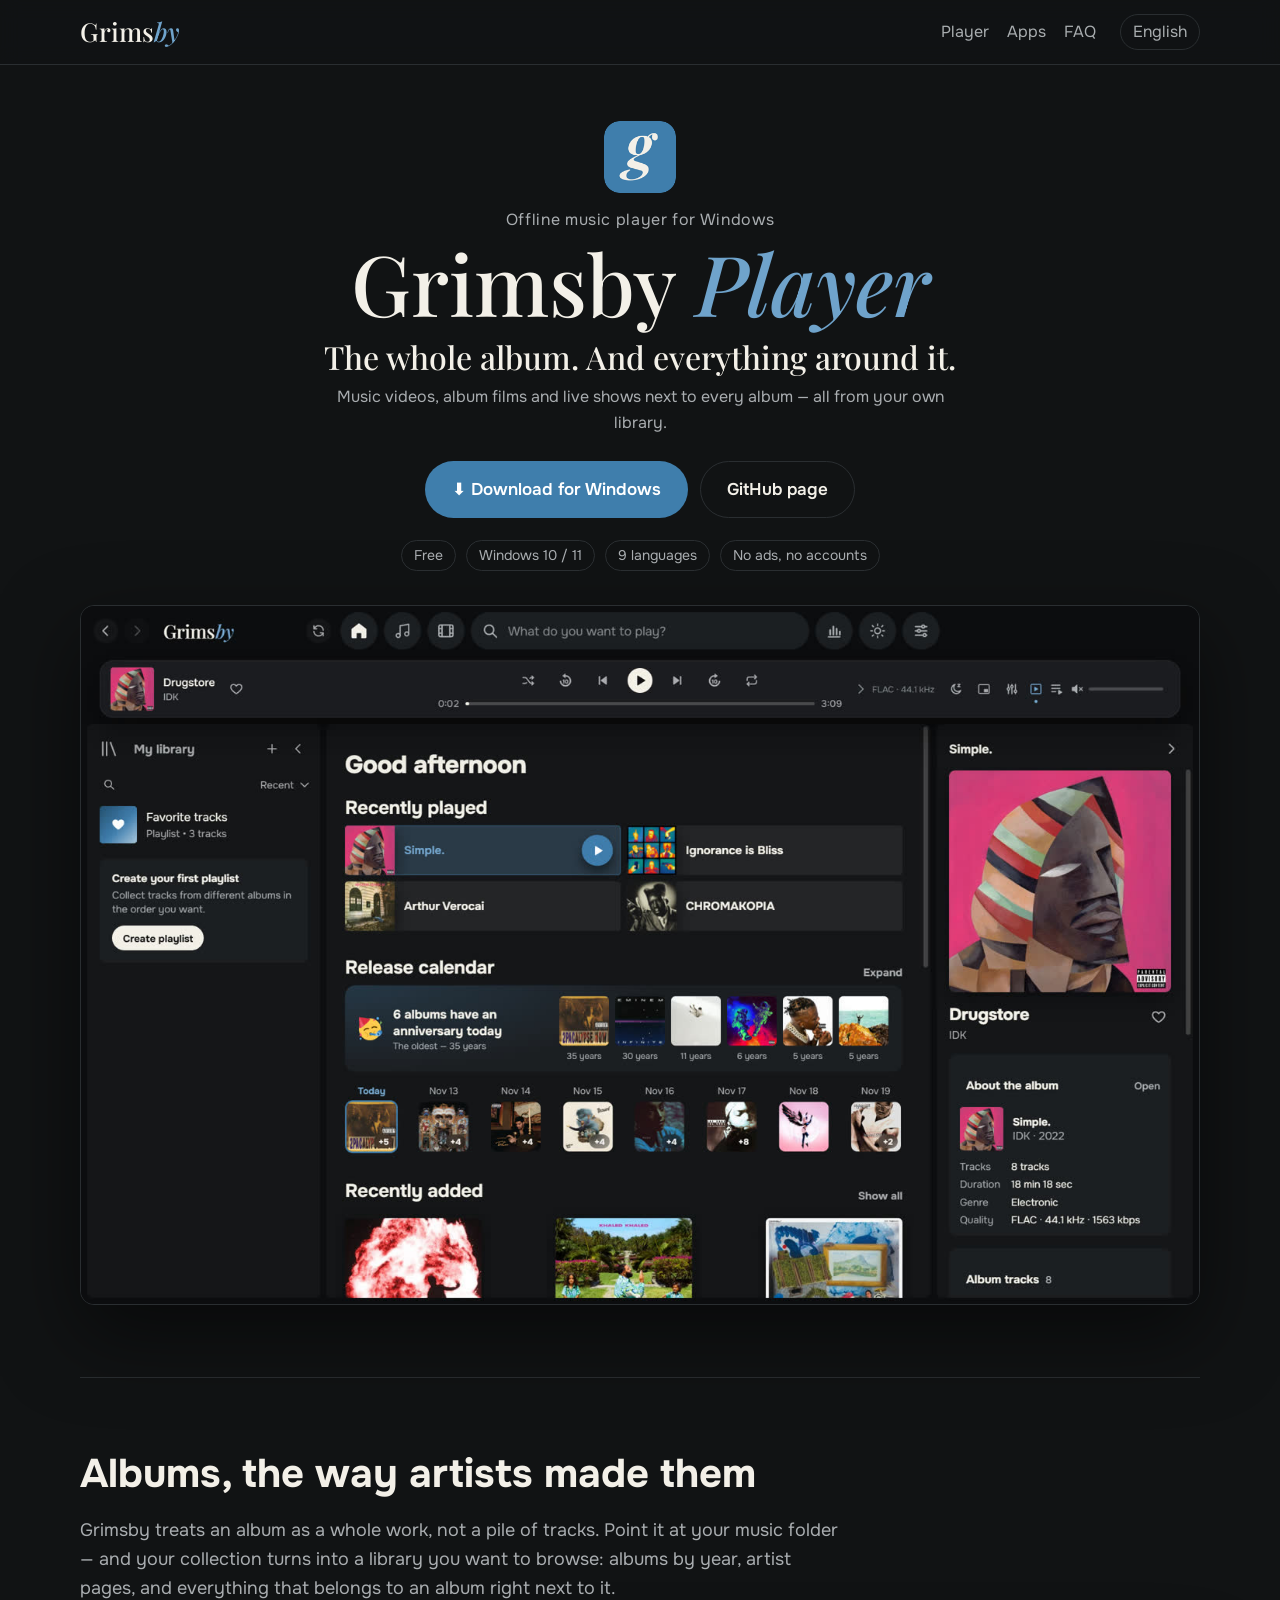
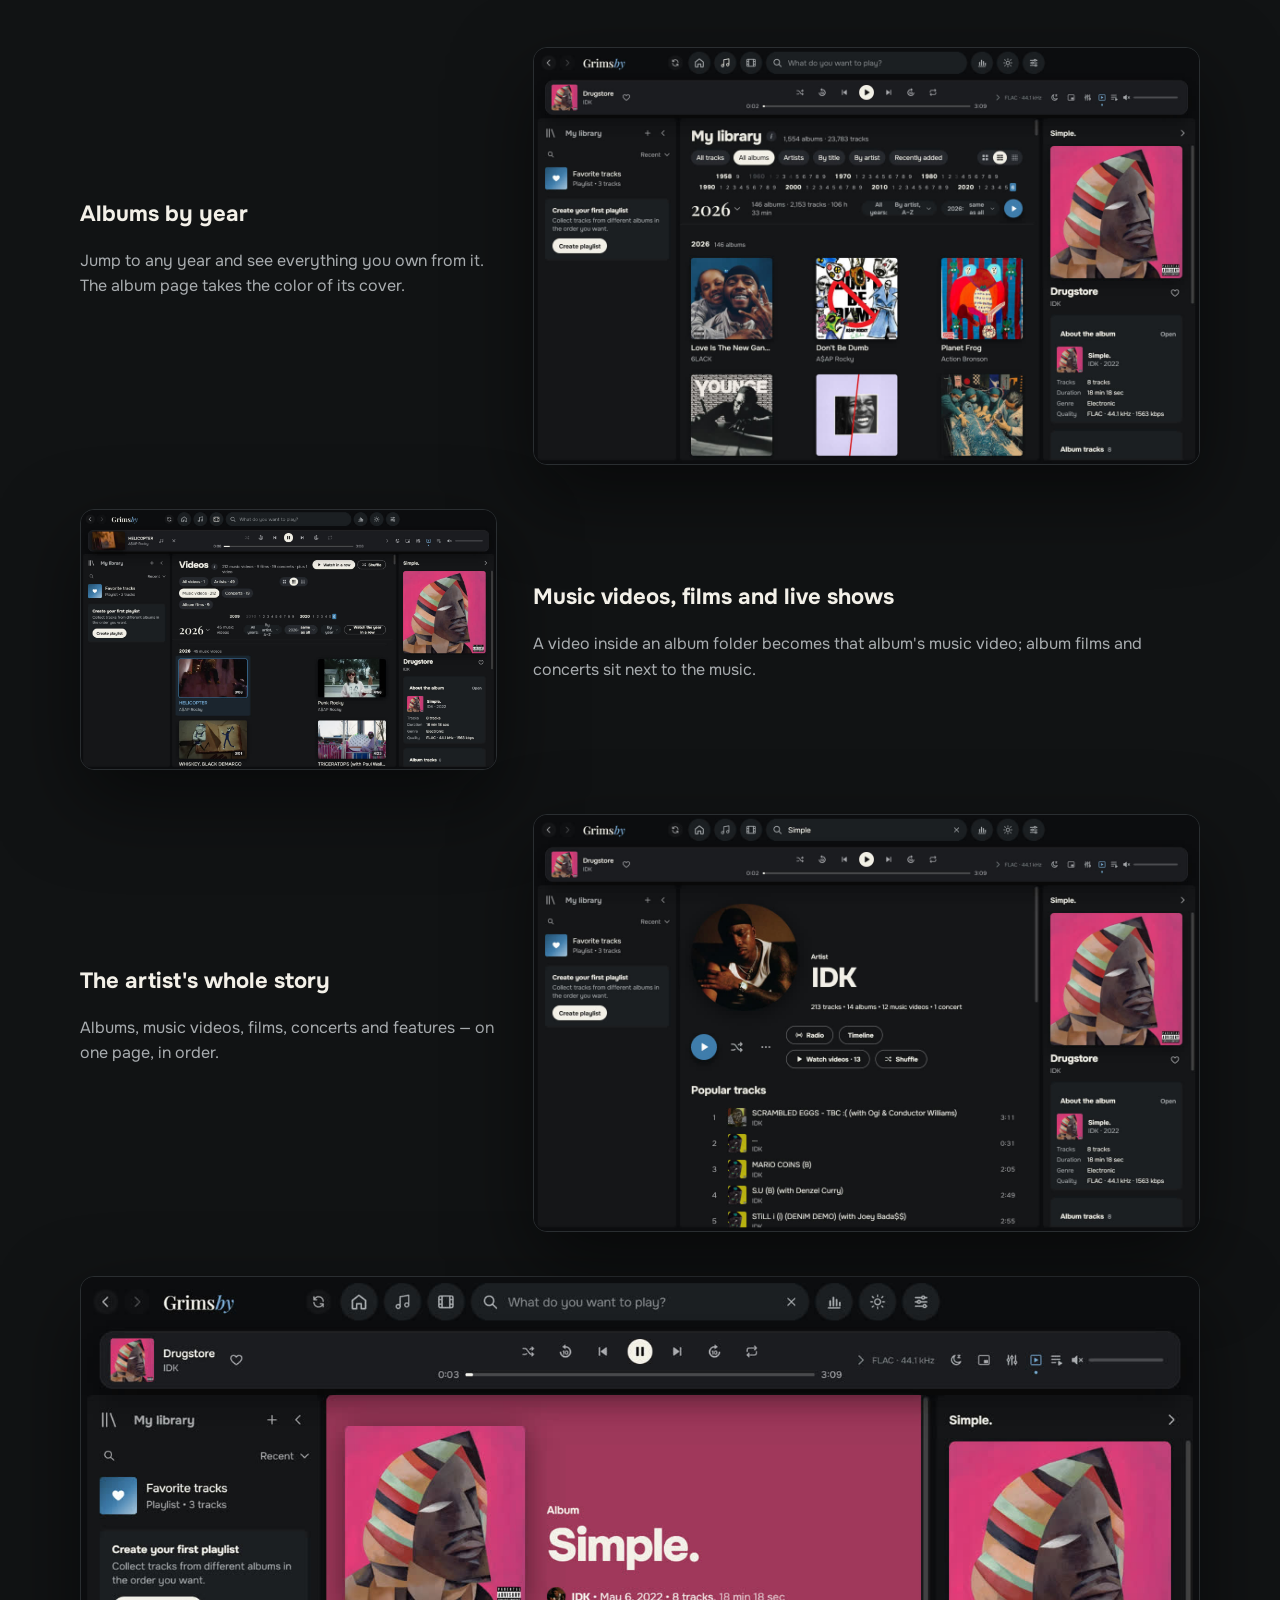
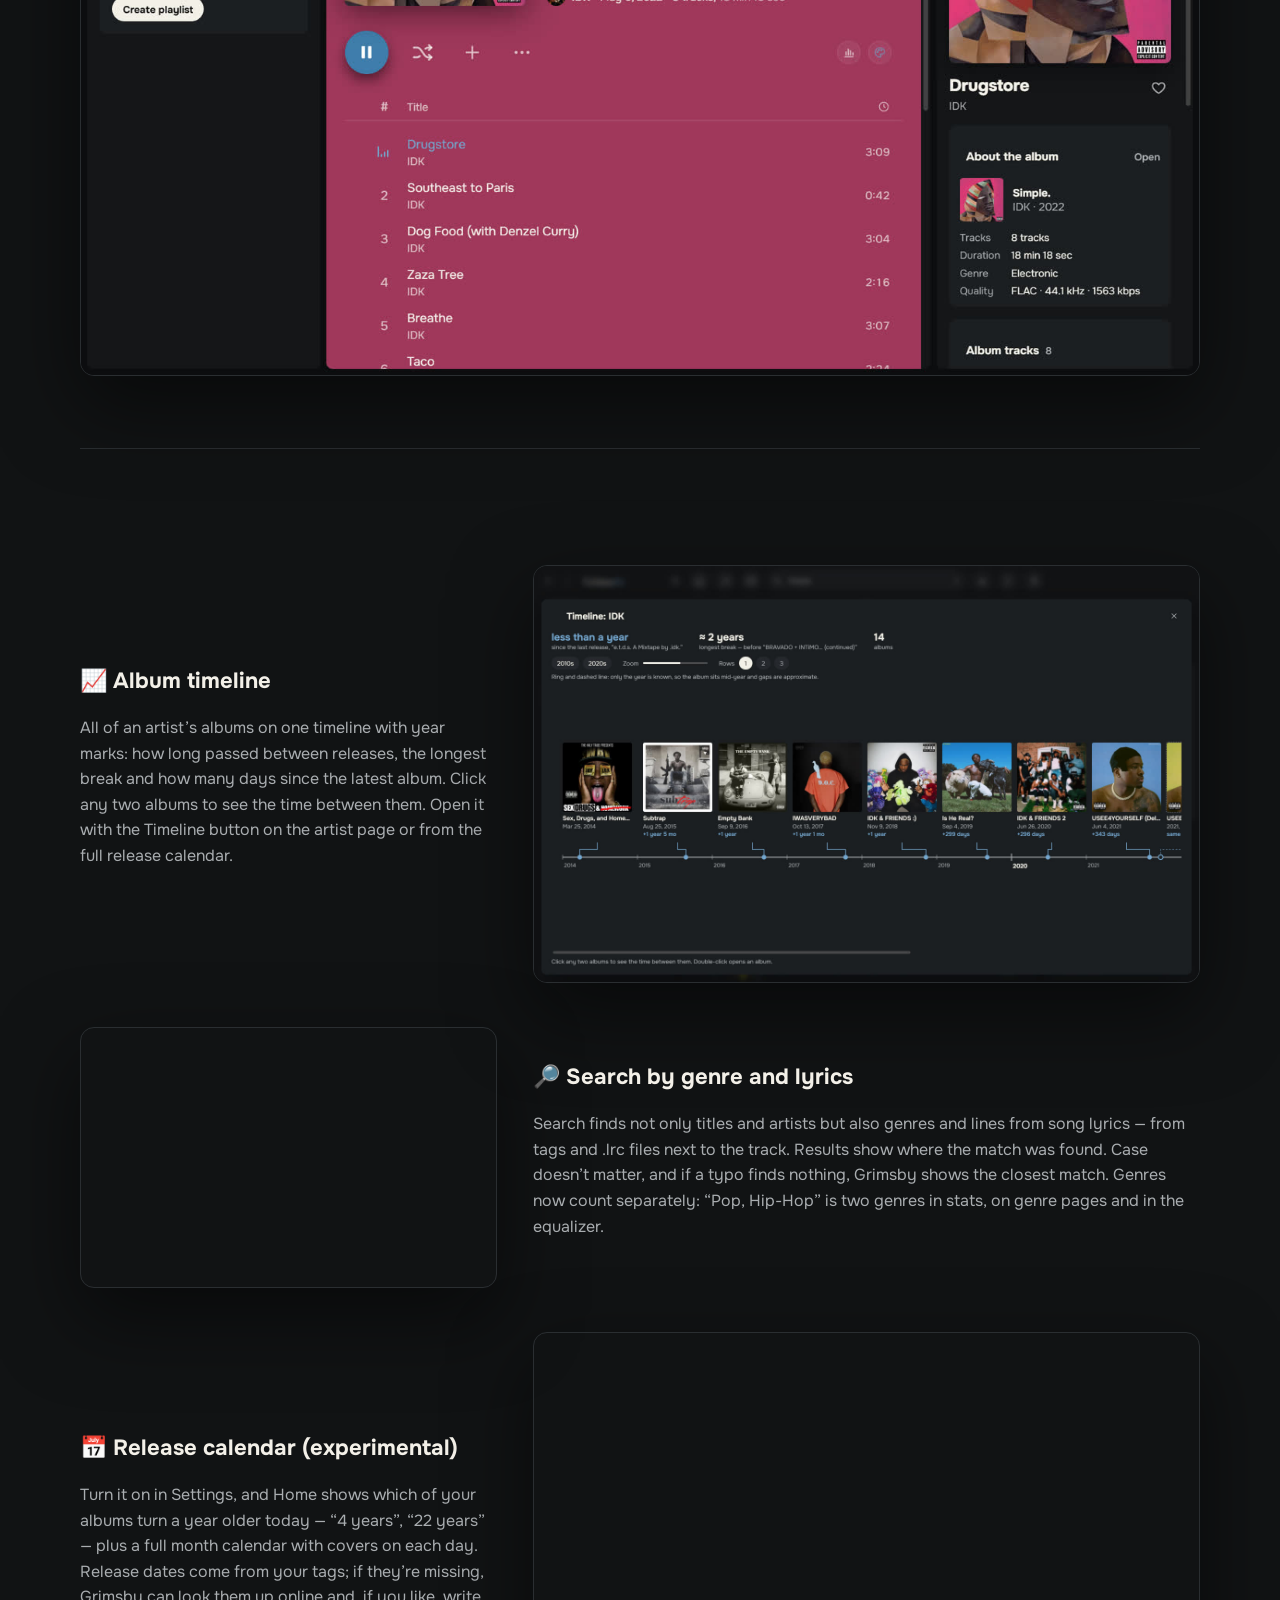
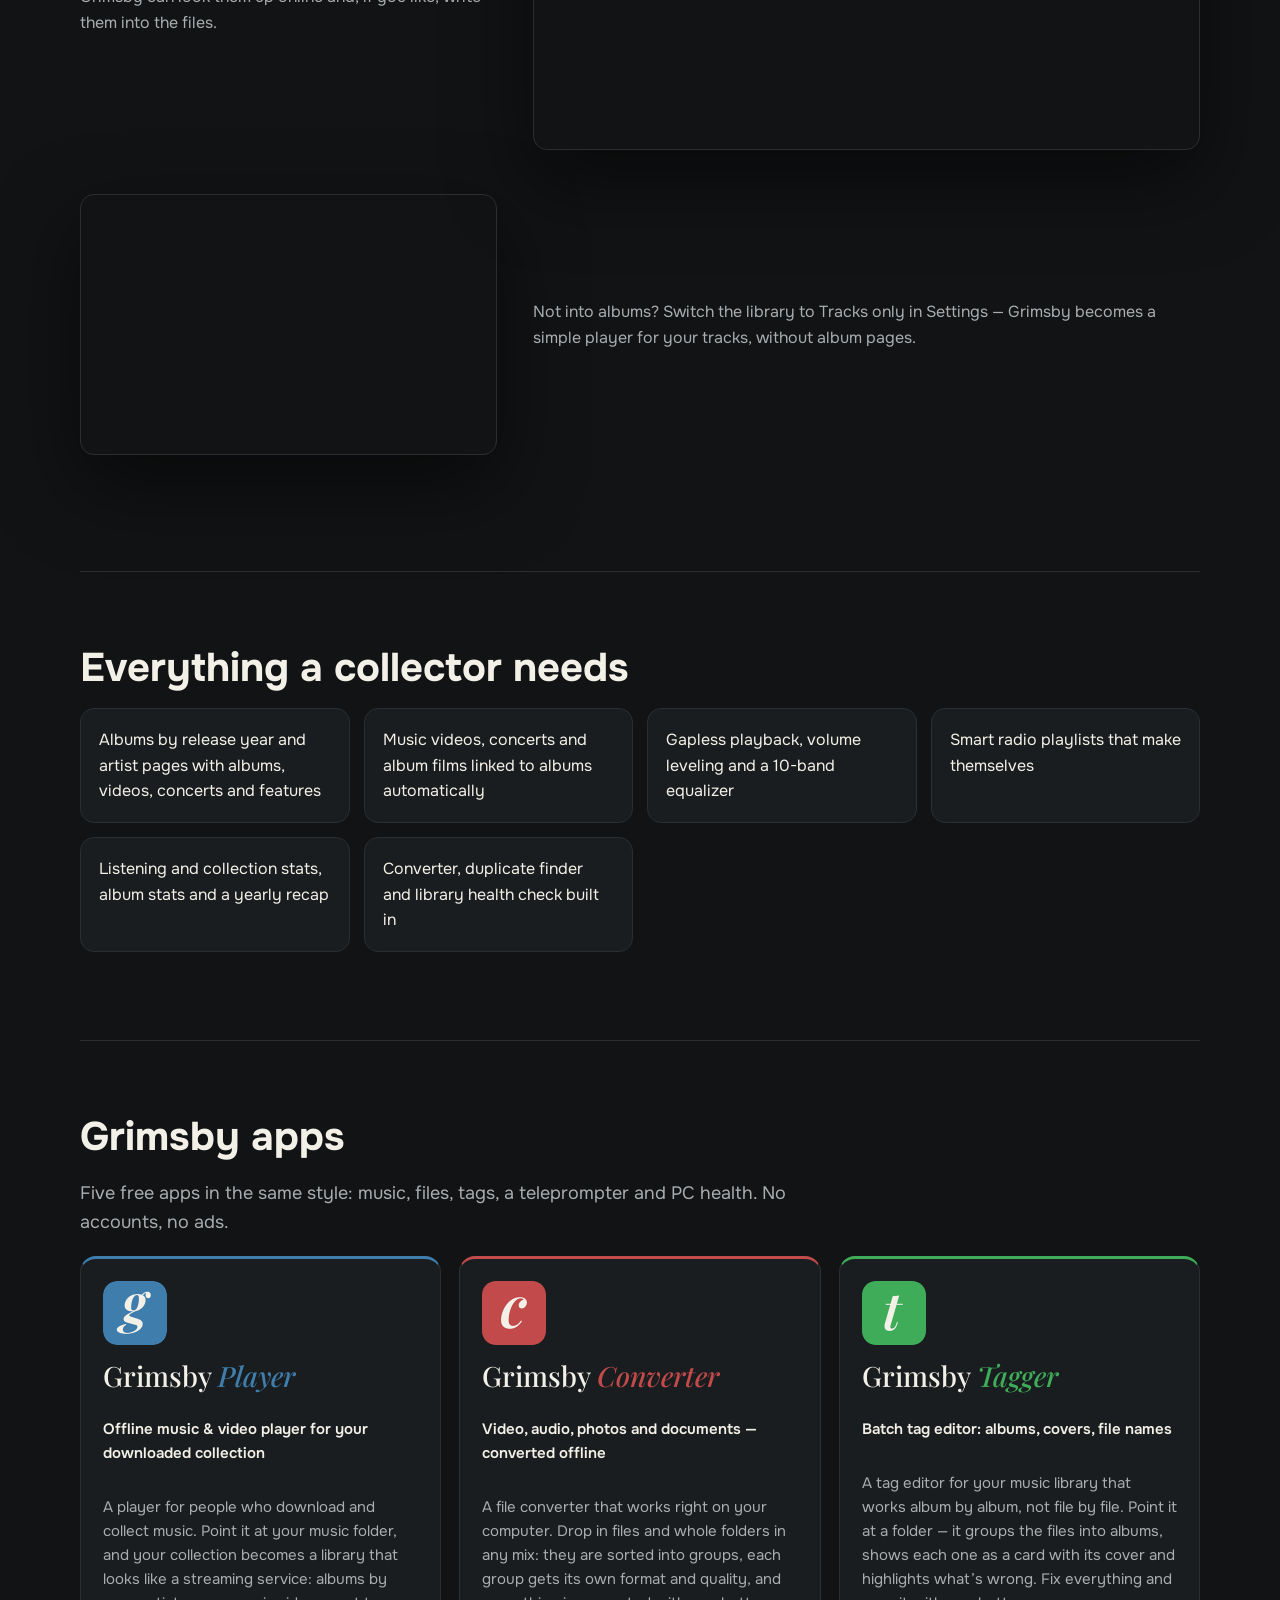
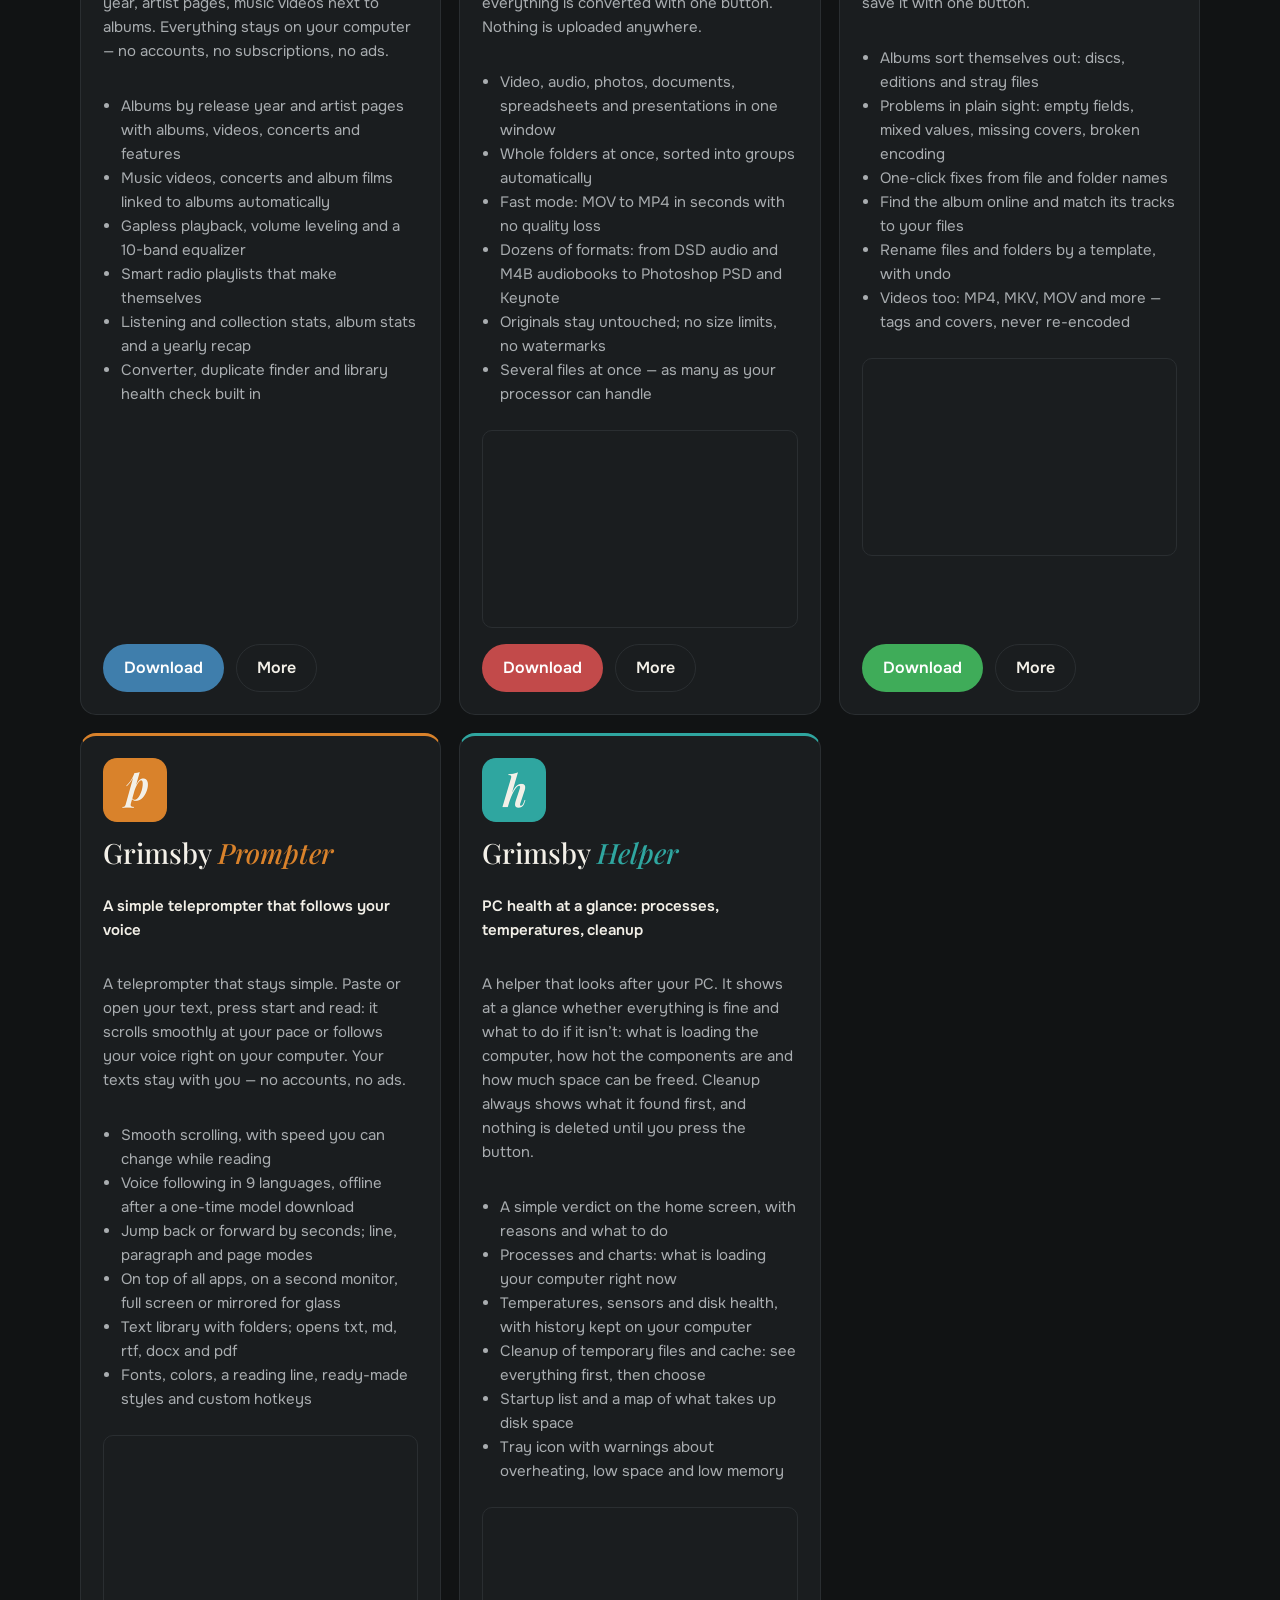
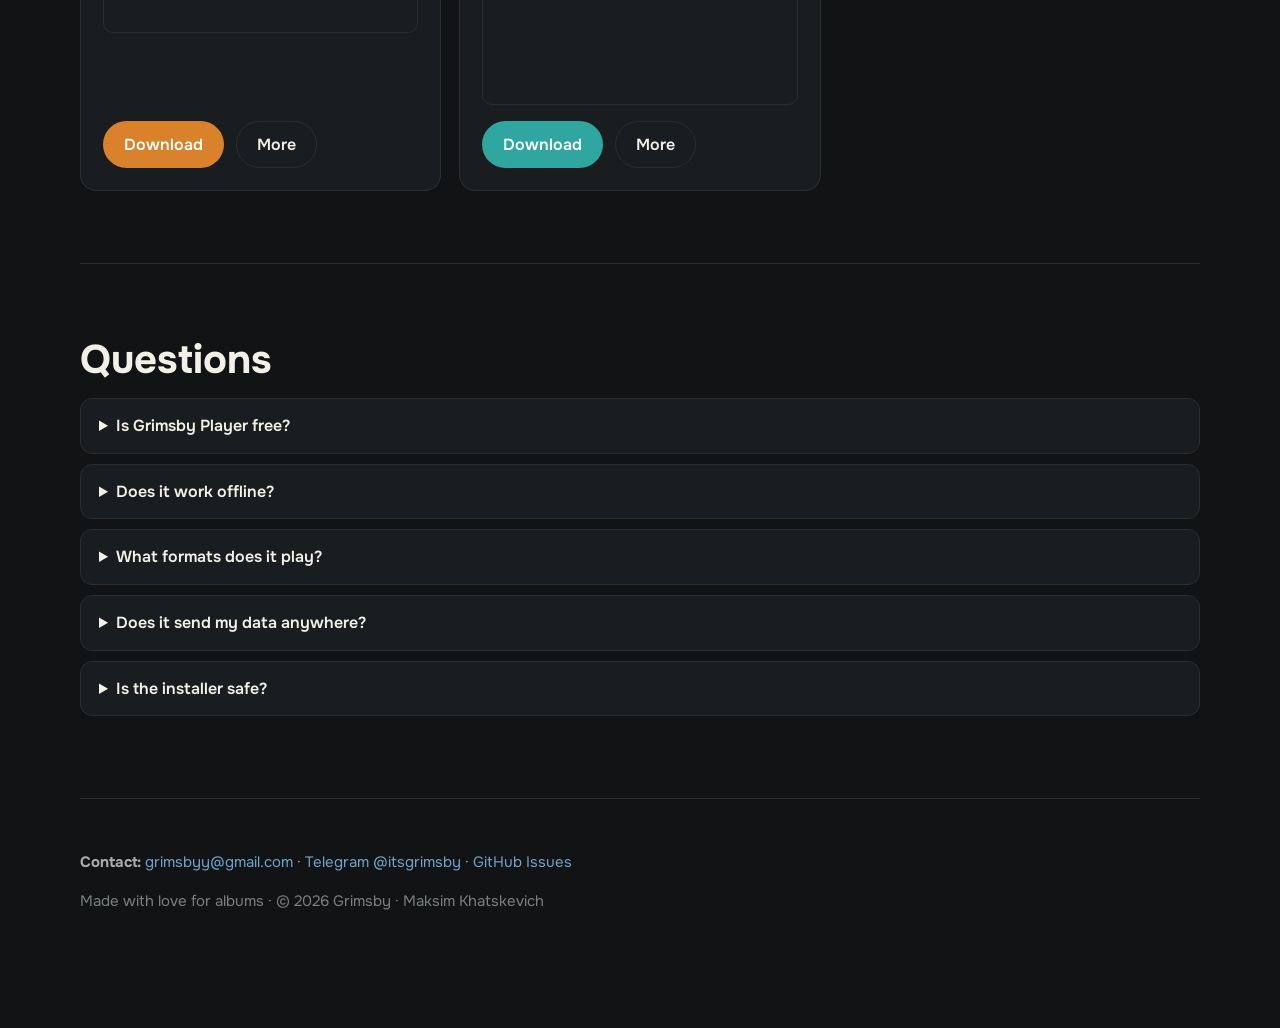
<file: index.html>
<!doctype html><html lang="en"><head><meta charset="utf-8"><meta name="google-site-verification" content="Ky7TEh7B9oUZKnGHo9f3iWPh1Lo5fjyv_JRExPzD8pY"><meta name="yandex-verification" content="20e8227255f604b7"><title>Grimsby</title><link rel="canonical" href="https://maksimkhatskevich.github.io/grimsby/"><meta http-equiv="refresh" content="0; url=grimsby/"></head><body><a href="grimsby/">Grimsby</a></body></html>
</file>
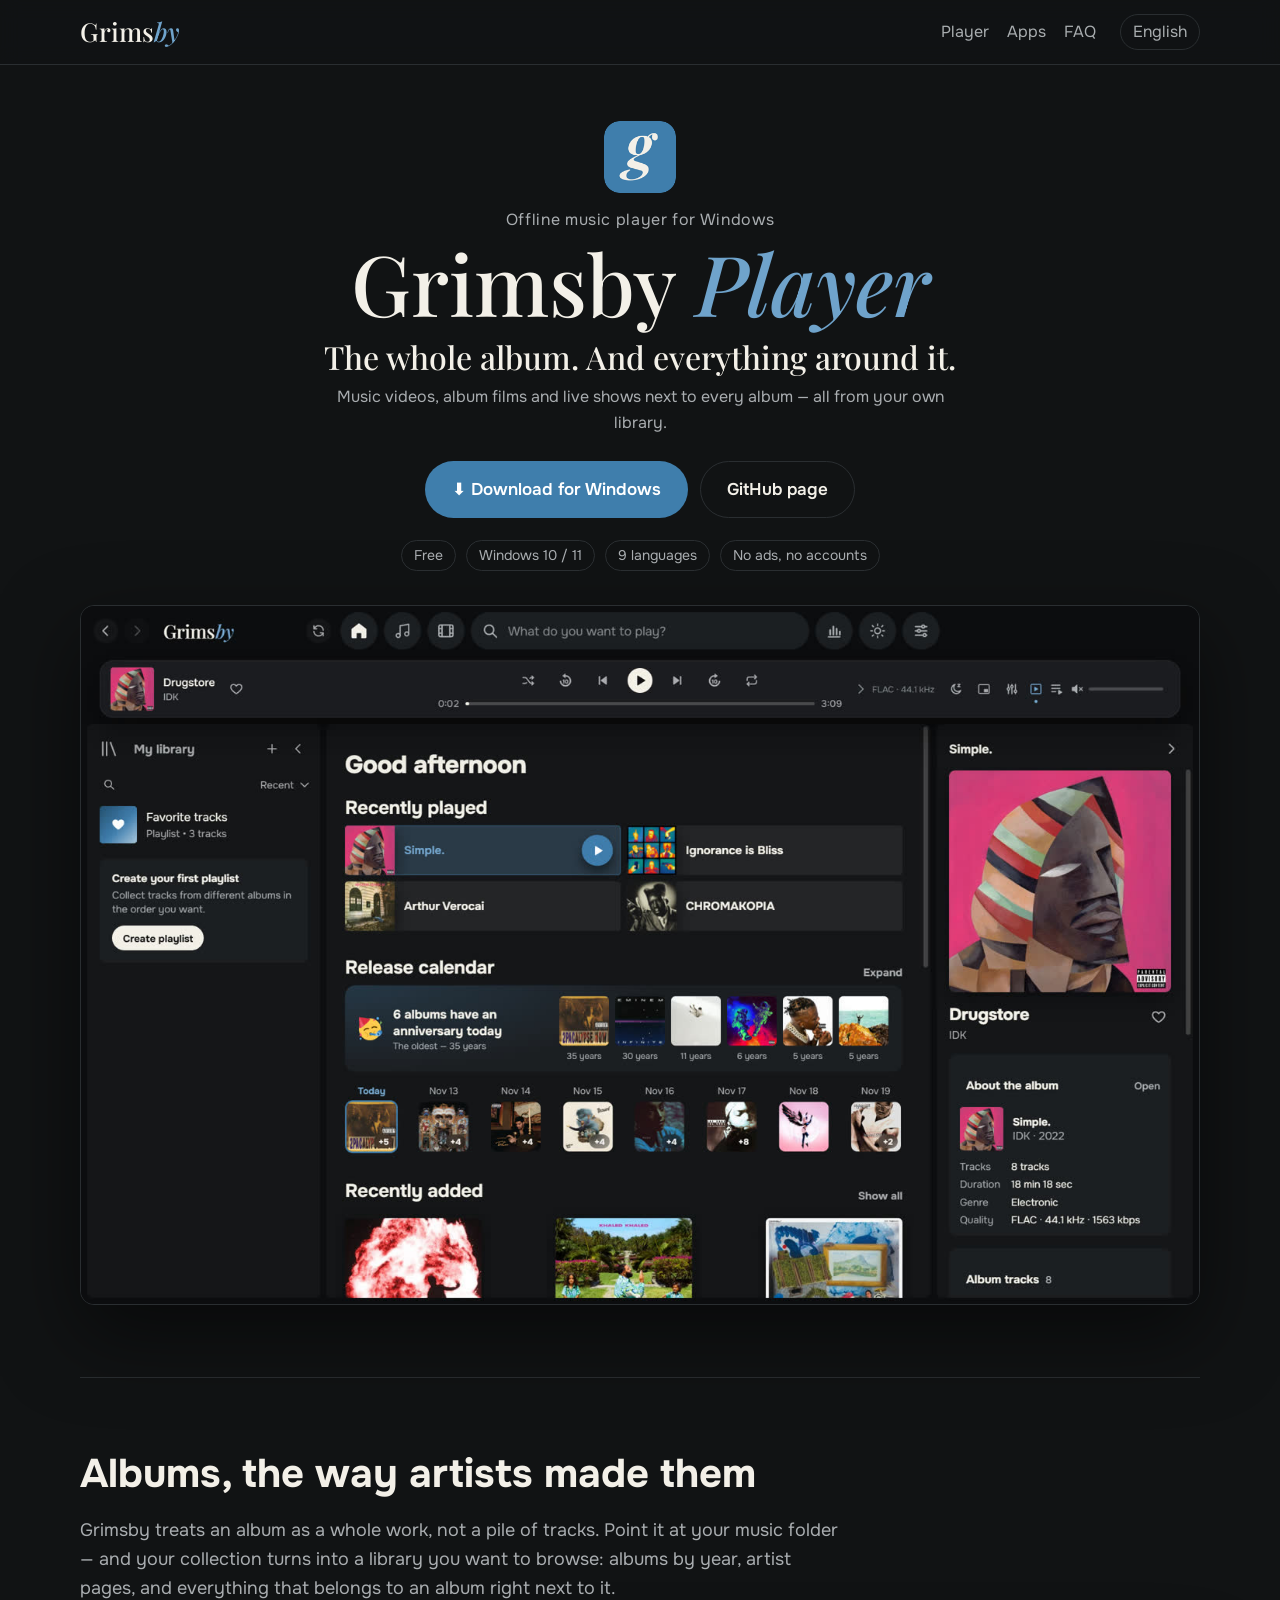
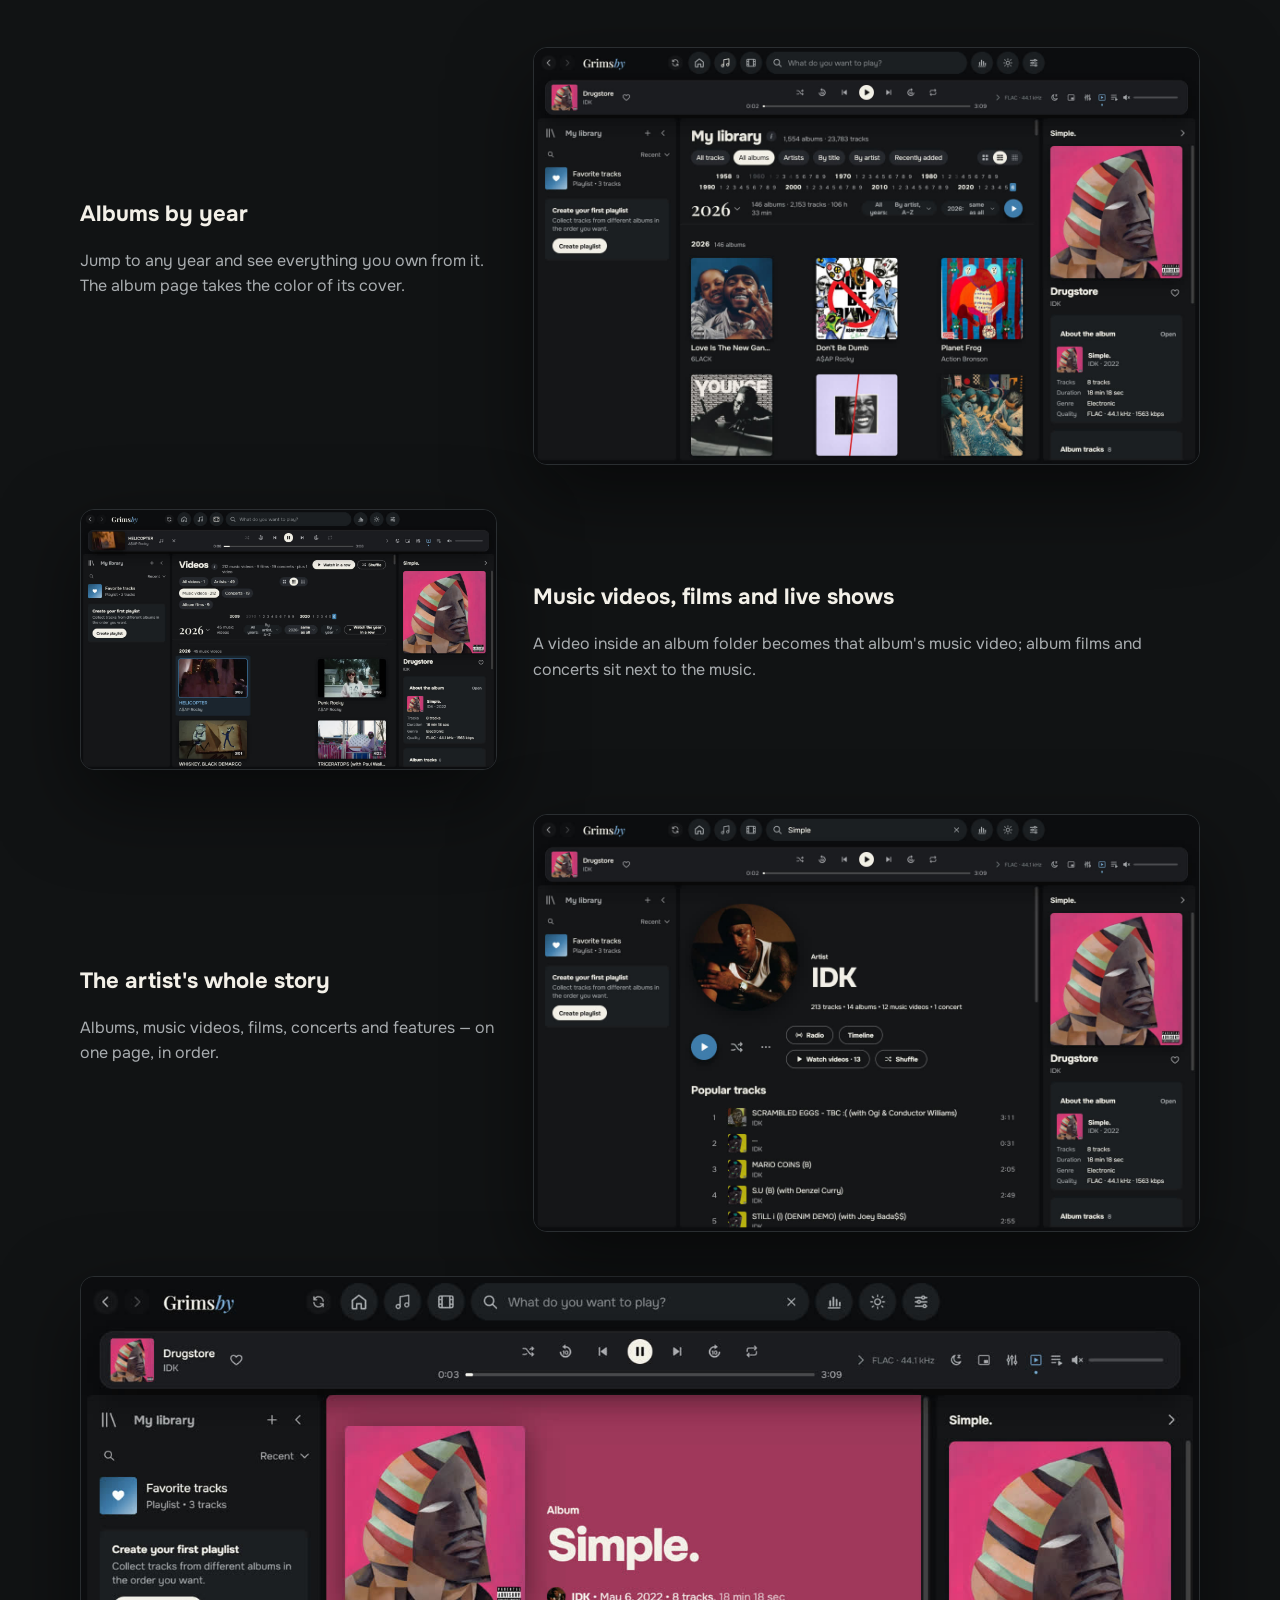
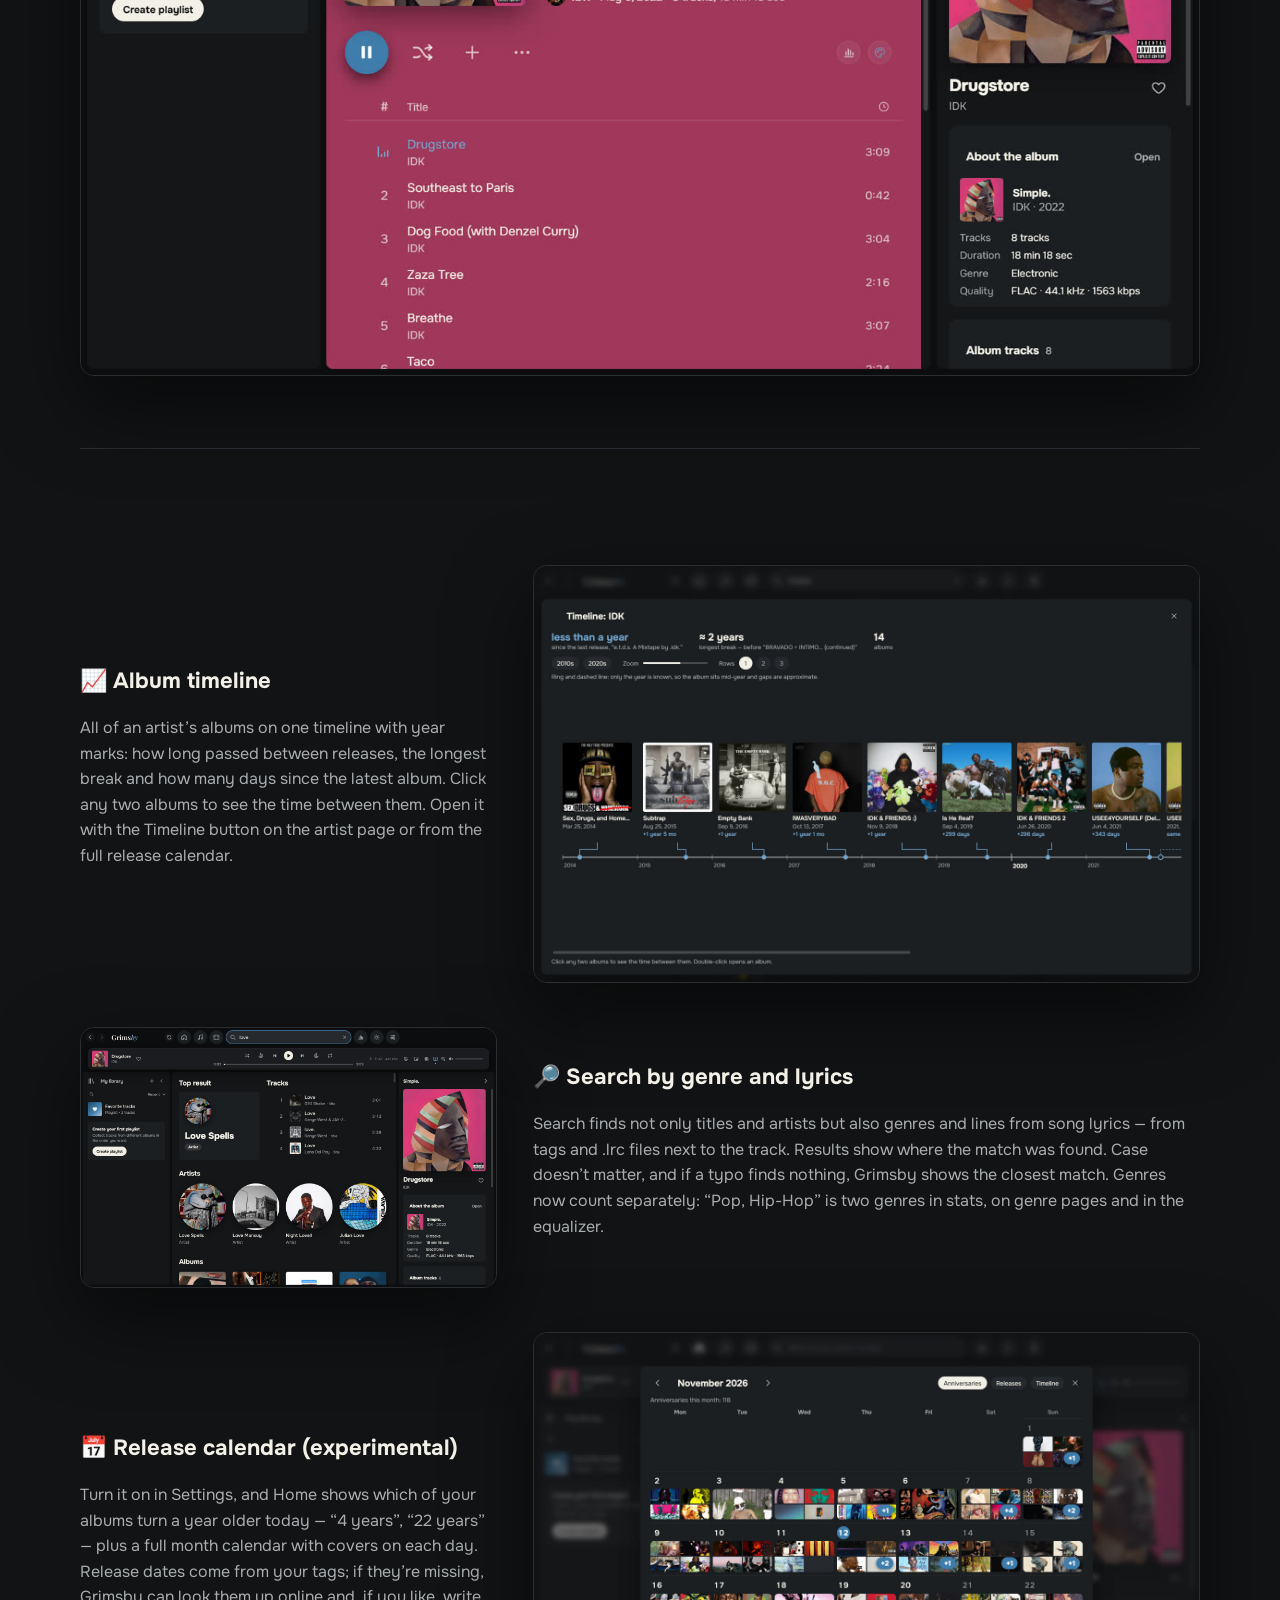
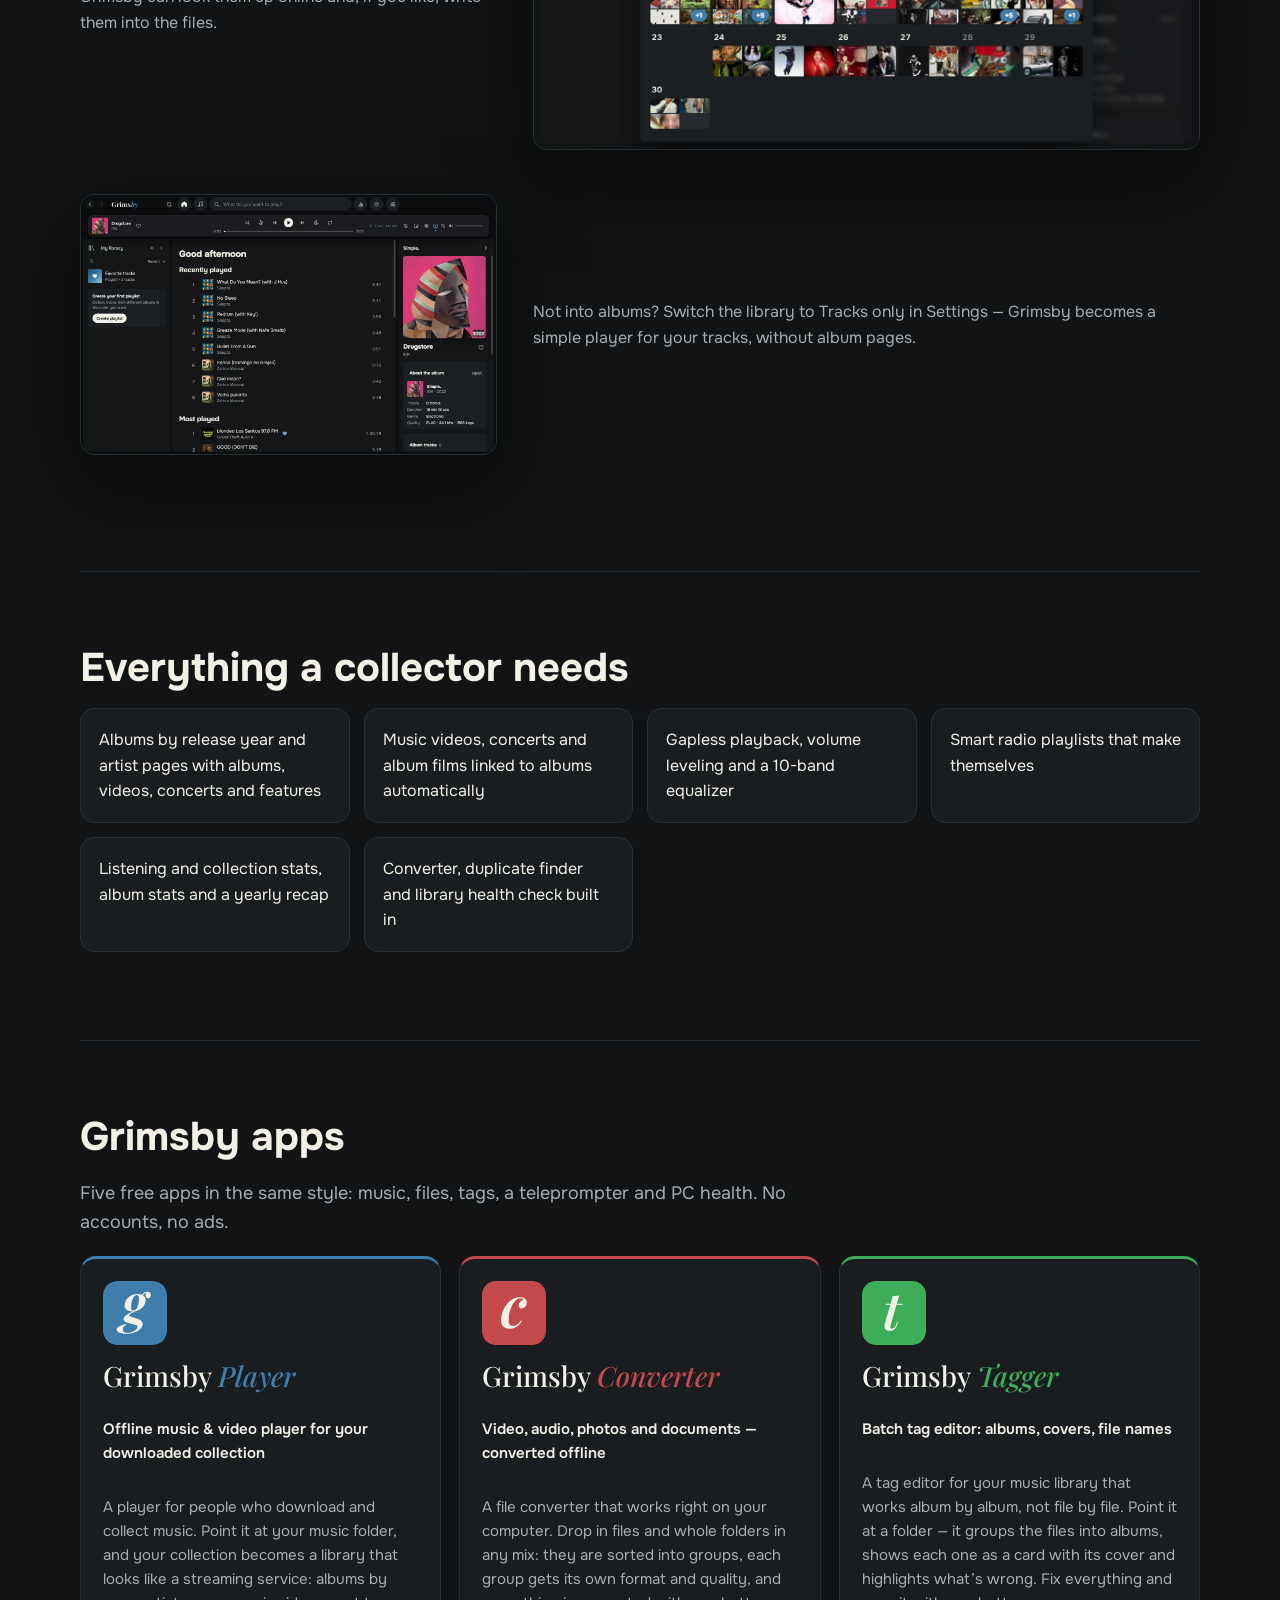
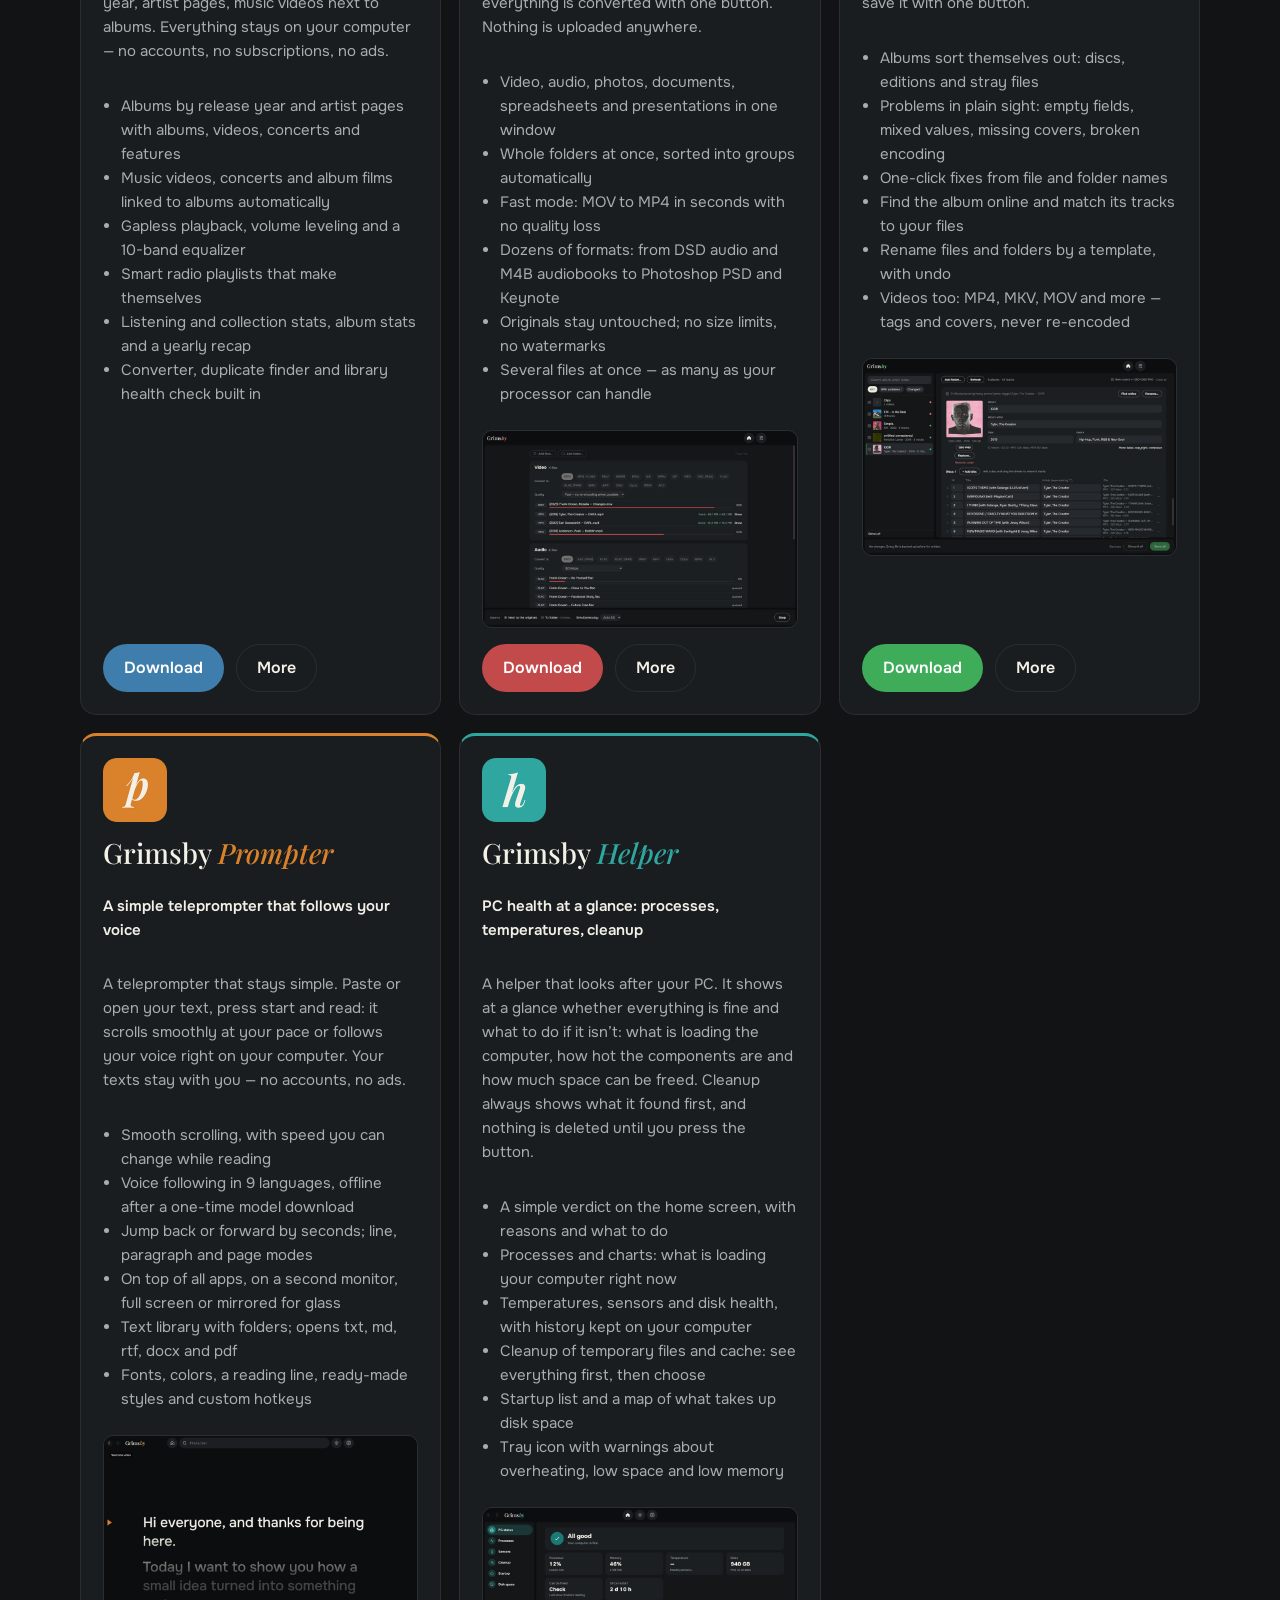
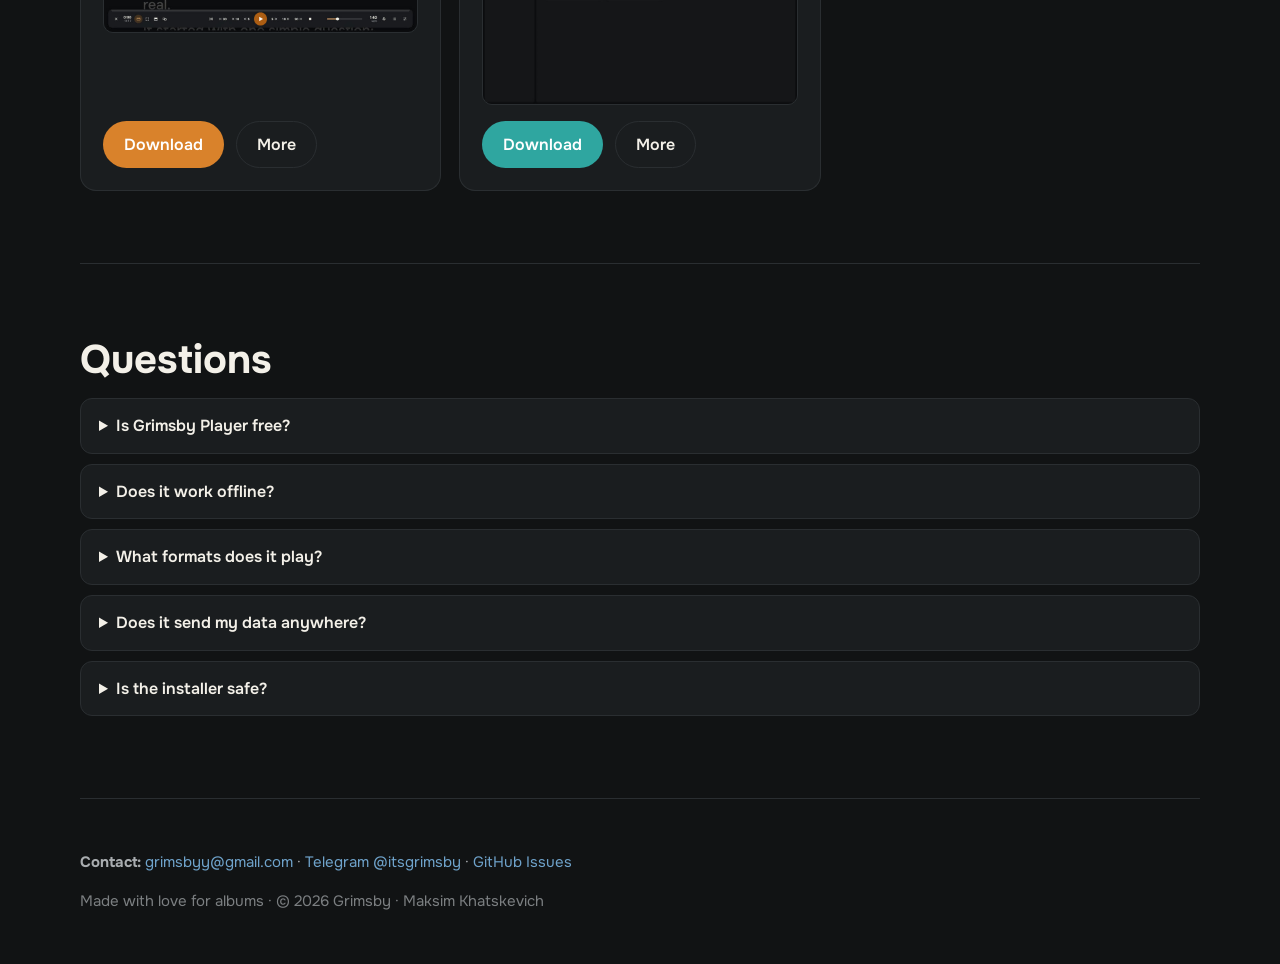
<file: grimsby/index.html>
<!doctype html>
<html lang="en">
<head>
  <meta charset="utf-8">
  <meta name="viewport" content="width=device-width, initial-scale=1">
  <title>Grimsby Player — free offline music player for Windows</title>
  <meta name="description" content="Free offline music and music video player for Windows. Albums by year, music videos, album films and concerts next to every album, stats and a yearly recap. No accounts, no ads.">
  <link rel="canonical" href="https://maksimkhatskevich.github.io/grimsby/">
  <link rel="alternate" hreflang="en" href="https://maksimkhatskevich.github.io/grimsby/">
  <link rel="alternate" hreflang="ru" href="https://maksimkhatskevich.github.io/grimsby/ru/">
  <link rel="alternate" hreflang="es" href="https://maksimkhatskevich.github.io/grimsby/es/">
  <link rel="alternate" hreflang="pt" href="https://maksimkhatskevich.github.io/grimsby/pt/">
  <link rel="alternate" hreflang="de" href="https://maksimkhatskevich.github.io/grimsby/de/">
  <link rel="alternate" hreflang="fr" href="https://maksimkhatskevich.github.io/grimsby/fr/">
  <link rel="alternate" hreflang="zh" href="https://maksimkhatskevich.github.io/grimsby/zh/">
  <link rel="alternate" hreflang="ja" href="https://maksimkhatskevich.github.io/grimsby/ja/">
  <link rel="alternate" hreflang="ko" href="https://maksimkhatskevich.github.io/grimsby/ko/">
  <link rel="alternate" hreflang="x-default" href="https://maksimkhatskevich.github.io/grimsby/">
  <link rel="icon" href="favicon.png" type="image/png">
  <meta property="og:type" content="website">
  <meta property="og:title" content="Grimsby Player — free offline music player for Windows">
  <meta property="og:description" content="Free offline music and music video player for Windows. Albums by year, music videos, album films and concerts next to every album, stats and a yearly recap. No accounts, no ads.">
  <meta property="og:url" content="https://maksimkhatskevich.github.io/grimsby/">
  <meta property="og:image" content="https://maksimkhatskevich.github.io/grimsby/assets/og.jpg">
  <meta property="og:locale" content="en">
  <meta name="twitter:card" content="summary_large_image">
  <meta name="theme-color" content="#111314">
  <meta name="google-site-verification" content="Ky7TEh7B9oUZKnGHo9f3iWPh1Lo5fjyv_JRExPzD8pY">
  <meta name="yandex-verification" content="20e8227255f604b7">
  <script type="application/ld+json">{"@context":"https://schema.org","@type":"SoftwareApplication","name":"Grimsby Player","operatingSystem":"Windows 10, Windows 11","applicationCategory":"MultimediaApplication","applicationSubCategory":"Music player","description":"Free offline music and music video player for Windows. Albums by year, music videos, album films and concerts next to every album, stats and a yearly recap. No accounts, no ads.","inLanguage":["en","ru","es","pt","de","fr","zh","ja","ko"],"url":"https://maksimkhatskevich.github.io/grimsby/","downloadUrl":"https://github.com/maksimkhatskevich/grimsby-releases/releases/latest","image":"https://maksimkhatskevich.github.io/grimsby/assets/og.jpg","screenshot":"https://maksimkhatskevich.github.io/grimsby/assets/img/en/home.jpg","offers":{"@type":"Offer","price":"0","priceCurrency":"USD"},"author":{"@type":"Person","name":"Maksim Khatskevich"},"publisher":{"@type":"Organization","name":"Grimsby"}}</script>
  <script type="application/ld+json">{"@context":"https://schema.org","@type":"FAQPage","mainEntity":[{"@type":"Question","name":"Is Grimsby Player free?","acceptedAnswer":{"@type":"Answer","text":"Yes. Free, no ads, no subscriptions and no accounts."}},{"@type":"Question","name":"Does it work offline?","acceptedAnswer":{"@type":"Answer","text":"Yes. Everything runs on your computer. The internet is only used for updates and, if you want, artist photos."}},{"@type":"Question","name":"What formats does it play?","acceptedAnswer":{"@type":"Answer","text":"MP3, FLAC, ALAC, AAC/M4A, OGG, Opus, WAV and music videos in MP4, MKV and more — even rare codecs like AV1 in 4K."}},{"@type":"Question","name":"Does it send my data anywhere?","acceptedAnswer":{"@type":"Answer","text":"No. No analytics and no tracking: your listening history never leaves your PC."}},{"@type":"Question","name":"Is the installer safe?","acceptedAnswer":{"@type":"Answer","text":"Every Player release is checked on VirusTotal — the link is on the GitHub page. Windows may show a warning because the app has no paid certificate: click \"More info → Run anyway\"."}}]}</script>
  <link rel="stylesheet" href="assets/site.css">
</head>
<body>
  <header class="top">
    <a class="logo" href="./">Grims<i>by</i></a>
    <nav><a href="#player">Player</a><a href="#apps">Apps</a><a href="#faq">FAQ</a></nav>
    <details class="lang"><summary>English</summary><div><a href="" hreflang="en" aria-current="page">English</a><a href="ru/" hreflang="ru">Русский</a><a href="es/" hreflang="es">Español</a><a href="pt/" hreflang="pt">Português</a><a href="de/" hreflang="de">Deutsch</a><a href="fr/" hreflang="fr">Français</a><a href="zh/" hreflang="zh">中文</a><a href="ja/" hreflang="ja">日本語</a><a href="ko/" hreflang="ko">한국어</a></div></details>
  </header>

  <main>
    <section class="hero" id="player">
      <img class="hero-icon" src="assets/icons/player.png" width="72" height="72" alt="">
      <p class="kicker">Offline music player for Windows</p>
      <h1>Grimsby <i>Player</i></h1>
      <p class="slogan">The whole album. And everything around it.</p>
      <p class="sub">Music videos, album films and live shows next to every album — all from your own library.</p>
      <div class="btns"><a class="btn big" href="https://github.com/maksimkhatskevich/grimsby-releases/releases/latest">⬇ Download for Windows</a><a class="btn ghost big" href="https://github.com/maksimkhatskevich/grimsby-releases">GitHub page</a></div>
      <ul class="badges"><li>Free</li><li>Windows 10 / 11</li><li>9 languages</li><li>No ads, no accounts</li></ul>
      <img class="hero-shot" src="assets/img/en/home.jpg" alt="Grimsby Player" width="1440" height="900">
    </section>

    <section class="albums">
      <h2>Albums, the way artists made them</h2>
      <p class="lead">Grimsby treats an album as a whole work, not a pile of tracks. Point it at your music folder — and your collection turns into a library you want to browse: albums by year, artist pages, and everything that belongs to an album right next to it.</p>
      <div class="row"><div class="txt"><h3>Albums by year</h3><p>Jump to any year and see everything you own from it. The album page takes the color of its cover.</p></div><img loading="lazy" src="assets/img/en/library-years.jpg" alt="Albums by year" width="1440" height="900"></div>
      <div class="row rev"><div class="txt"><h3>Music videos, films and live shows</h3><p>A video inside an album folder becomes that album's music video; album films and concerts sit next to the music.</p></div><img loading="lazy" src="assets/img/en/video-mini.jpg" alt="Music videos, films and live shows" width="1440" height="900"></div>
      <div class="row"><div class="txt"><h3>The artist's whole story</h3><p>Albums, music videos, films, concerts and features — on one page, in order.</p></div><img loading="lazy" src="assets/img/en/artist.jpg" alt="The artist's whole story" width="1440" height="900"></div>
      <img class="wide" loading="lazy" src="assets/img/en/album-fill.jpg" alt="Albums by year" width="1440" height="900">
    </section>

    <section class="albums new">
      <div class="row"><div class="txt"><h3>📈 Album timeline</h3><p>All of an artist’s albums on one timeline with year marks: how long passed between releases, the longest break and how many days since the latest album. Click any two albums to see the time between them. Open it with the Timeline button on the artist page or from the full release calendar.</p></div><img loading="lazy" src="assets/img/en/timeline.jpg" alt="📈 Album timeline" width="1440" height="900"></div>
      <div class="row rev"><div class="txt"><h3>🔎 Search by genre and lyrics</h3><p>Search finds not only titles and artists but also genres and lines from song lyrics — from tags and .lrc files next to the track. Results show where the match was found. Case doesn’t matter, and if a typo finds nothing, Grimsby shows the closest match. Genres now count separately: “Pop, Hip-Hop” is two genres in stats, on genre pages and in the equalizer.</p></div><img loading="lazy" src="assets/img/en/search.jpg" alt="🔎 Search by genre and lyrics" width="1440" height="900"></div>
      <div class="row"><div class="txt"><h3>📅 Release calendar (experimental)</h3><p>Turn it on in Settings, and Home shows which of your albums turn a year older today — “4 years”, “22 years” — plus a full month calendar with covers on each day. Release dates come from your tags; if they’re missing, Grimsby can look them up online and, if you like, write them into the files.</p></div><img loading="lazy" src="assets/img/en/calendar-full.jpg" alt="📅 Release calendar (experimental)" width="1440" height="900"></div>
      <div class="row rev"><div class="txt"><p>Not into albums? Switch the library to Tracks only in Settings — Grimsby becomes a simple player for your tracks, without album pages.</p></div><img loading="lazy" src="assets/img/en/tracks-only.jpg" alt="Tracks only" width="1440" height="900"></div>
    </section>

    <section class="feats">      <h2>Everything a collector needs</h2>
      <ul><li>Albums by release year and artist pages with albums, videos, concerts and features</li><li>Music videos, concerts and album films linked to albums automatically</li><li>Gapless playback, volume leveling and a 10-band equalizer</li><li>Smart radio playlists that make themselves</li><li>Listening and collection stats, album stats and a yearly recap</li><li>Converter, duplicate finder and library health check built in</li></ul>
    </section>


    <section class="apps" id="apps">
      <h2>Grimsby apps</h2>
      <p class="lead">Five free apps in the same style: music, files, tags, a teleprompter and PC health. No accounts, no ads.</p>
      <div class="grid">
      <article class="app" style="--c:#3F7EAC">
        <img class="app-icon" src="assets/icons/player.png" width="64" height="64" alt="">
        <h3>Grimsby <i>Player</i></h3>
        <p class="tag">Offline music &amp; video player for your downloaded collection</p>
        <p>A player for people who download and collect music. Point it at your music folder, and your collection becomes a library that looks like a streaming service: albums by year, artist pages, music videos next to albums. Everything stays on your computer — no accounts, no subscriptions, no ads.</p>
        <ul><li>Albums by release year and artist pages with albums, videos, concerts and features</li><li>Music videos, concerts and album films linked to albums automatically</li><li>Gapless playback, volume leveling and a 10-band equalizer</li><li>Smart radio playlists that make themselves</li><li>Listening and collection stats, album stats and a yearly recap</li><li>Converter, duplicate finder and library health check built in</li></ul>
        
        <div class="btns"><a class="btn" href="https://github.com/maksimkhatskevich/grimsby-releases/releases/latest">Download</a><a class="btn ghost" href="https://github.com/maksimkhatskevich/grimsby-releases">More</a></div>
      </article>
      <article class="app" style="--c:#C24A4A">
        <img class="app-icon" src="assets/icons/converter.png" width="64" height="64" alt="">
        <h3>Grimsby <i>Converter</i></h3>
        <p class="tag">Video, audio, photos and documents — converted offline</p>
        <p>A file converter that works right on your computer. Drop in files and whole folders in any mix: they are sorted into groups, each group gets its own format and quality, and everything is converted with one button. Nothing is uploaded anywhere.</p>
        <ul><li>Video, audio, photos, documents, spreadsheets and presentations in one window</li><li>Whole folders at once, sorted into groups automatically</li><li>Fast mode: MOV to MP4 in seconds with no quality loss</li><li>Dozens of formats: from DSD audio and M4B audiobooks to Photoshop PSD and Keynote</li><li>Originals stay untouched; no size limits, no watermarks</li><li>Several files at once — as many as your processor can handle</li></ul>
        <img class="shot" loading="lazy" src="assets/img/en/converter.jpg" alt="Grimsby Converter" width="960" height="600">
        <div class="btns"><a class="btn" href="https://github.com/maksimkhatskevich/grimsby-converter/releases/latest">Download</a><a class="btn ghost" href="https://github.com/maksimkhatskevich/grimsby-converter">More</a></div>
      </article>
      <article class="app" style="--c:#3FAC59">
        <img class="app-icon" src="assets/icons/tagger.png" width="64" height="64" alt="">
        <h3>Grimsby <i>Tagger</i></h3>
        <p class="tag">Batch tag editor: albums, covers, file names</p>
        <p>A tag editor for your music library that works album by album, not file by file. Point it at a folder — it groups the files into albums, shows each one as a card with its cover and highlights what’s wrong. Fix everything and save it with one button.</p>
        <ul><li>Albums sort themselves out: discs, editions and stray files</li><li>Problems in plain sight: empty fields, mixed values, missing covers, broken encoding</li><li>One-click fixes from file and folder names</li><li>Find the album online and match its tracks to your files</li><li>Rename files and folders by a template, with undo</li><li>Videos too: MP4, MKV, MOV and more — tags and covers, never re-encoded</li></ul>
        <img class="shot" loading="lazy" src="assets/img/en/tagger.jpg" alt="Grimsby Tagger" width="960" height="600">
        <div class="btns"><a class="btn" href="https://github.com/maksimkhatskevich/grimsby-tagger/releases/latest">Download</a><a class="btn ghost" href="https://github.com/maksimkhatskevich/grimsby-tagger">More</a></div>
      </article>
      <article class="app" style="--c:#D9822B">
        <img class="app-icon" src="assets/icons/prompter.png" width="64" height="64" alt="">
        <h3>Grimsby <i>Prompter</i></h3>
        <p class="tag">A simple teleprompter that follows your voice</p>
        <p>A teleprompter that stays simple. Paste or open your text, press start and read: it scrolls smoothly at your pace or follows your voice right on your computer. Your texts stay with you — no accounts, no ads.</p>
        <ul><li>Smooth scrolling, with speed you can change while reading</li><li>Voice following in 9 languages, offline after a one-time model download</li><li>Jump back or forward by seconds; line, paragraph and page modes</li><li>On top of all apps, on a second monitor, full screen or mirrored for glass</li><li>Text library with folders; opens txt, md, rtf, docx and pdf</li><li>Fonts, colors, a reading line, ready-made styles and custom hotkeys</li></ul>
        <img class="shot" loading="lazy" src="assets/img/en/prompter.jpg" alt="Grimsby Prompter" width="960" height="600">
        <div class="btns"><a class="btn" href="https://github.com/maksimkhatskevich/grimsby-prompter/releases/latest">Download</a><a class="btn ghost" href="https://github.com/maksimkhatskevich/grimsby-prompter">More</a></div>
      </article>
      <article class="app" style="--c:#2FA6A0">
        <img class="app-icon" src="assets/icons/helper.png" width="64" height="64" alt="">
        <h3>Grimsby <i>Helper</i></h3>
        <p class="tag">PC health at a glance: processes, temperatures, cleanup</p>
        <p>A helper that looks after your PC. It shows at a glance whether everything is fine and what to do if it isn’t: what is loading the computer, how hot the components are and how much space can be freed. Cleanup always shows what it found first, and nothing is deleted until you press the button.</p>
        <ul><li>A simple verdict on the home screen, with reasons and what to do</li><li>Processes and charts: what is loading your computer right now</li><li>Temperatures, sensors and disk health, with history kept on your computer</li><li>Cleanup of temporary files and cache: see everything first, then choose</li><li>Startup list and a map of what takes up disk space</li><li>Tray icon with warnings about overheating, low space and low memory</li></ul>
        <img class="shot" loading="lazy" src="assets/img/en/helper.jpg" alt="Grimsby Helper" width="960" height="600">
        <div class="btns"><a class="btn" href="https://github.com/maksimkhatskevich/grimsby-helper/releases/latest">Download</a><a class="btn ghost" href="https://github.com/maksimkhatskevich/grimsby-helper">More</a></div>
      </article>
      </div>
    </section>

    <section class="faq" id="faq">
      <h2>Questions</h2>
      <details><summary>Is Grimsby Player free?</summary><p>Yes. Free, no ads, no subscriptions and no accounts.</p></details>
      <details><summary>Does it work offline?</summary><p>Yes. Everything runs on your computer. The internet is only used for updates and, if you want, artist photos.</p></details>
      <details><summary>What formats does it play?</summary><p>MP3, FLAC, ALAC, AAC/M4A, OGG, Opus, WAV and music videos in MP4, MKV and more — even rare codecs like AV1 in 4K.</p></details>
      <details><summary>Does it send my data anywhere?</summary><p>No. No analytics and no tracking: your listening history never leaves your PC.</p></details>
      <details><summary>Is the installer safe?</summary><p>Every Player release is checked on VirusTotal — the link is on the GitHub page. Windows may show a warning because the app has no paid certificate: click &quot;More info → Run anyway&quot;.</p></details>
    </section>
  </main>

  <footer>
    <p><b>Contact:</b> <a href="mailto:grimsbyy@gmail.com">grimsbyy@gmail.com</a> · <a href="https://t.me/itsgrimsby">Telegram @itsgrimsby</a> · <a href="https://github.com/maksimkhatskevich/grimsby-releases/issues">GitHub Issues</a></p>
    <p class="dim">Made with love for albums · © 2026 Grimsby · Maksim Khatskevich</p>
  </footer>
</body>
</html>
</file>
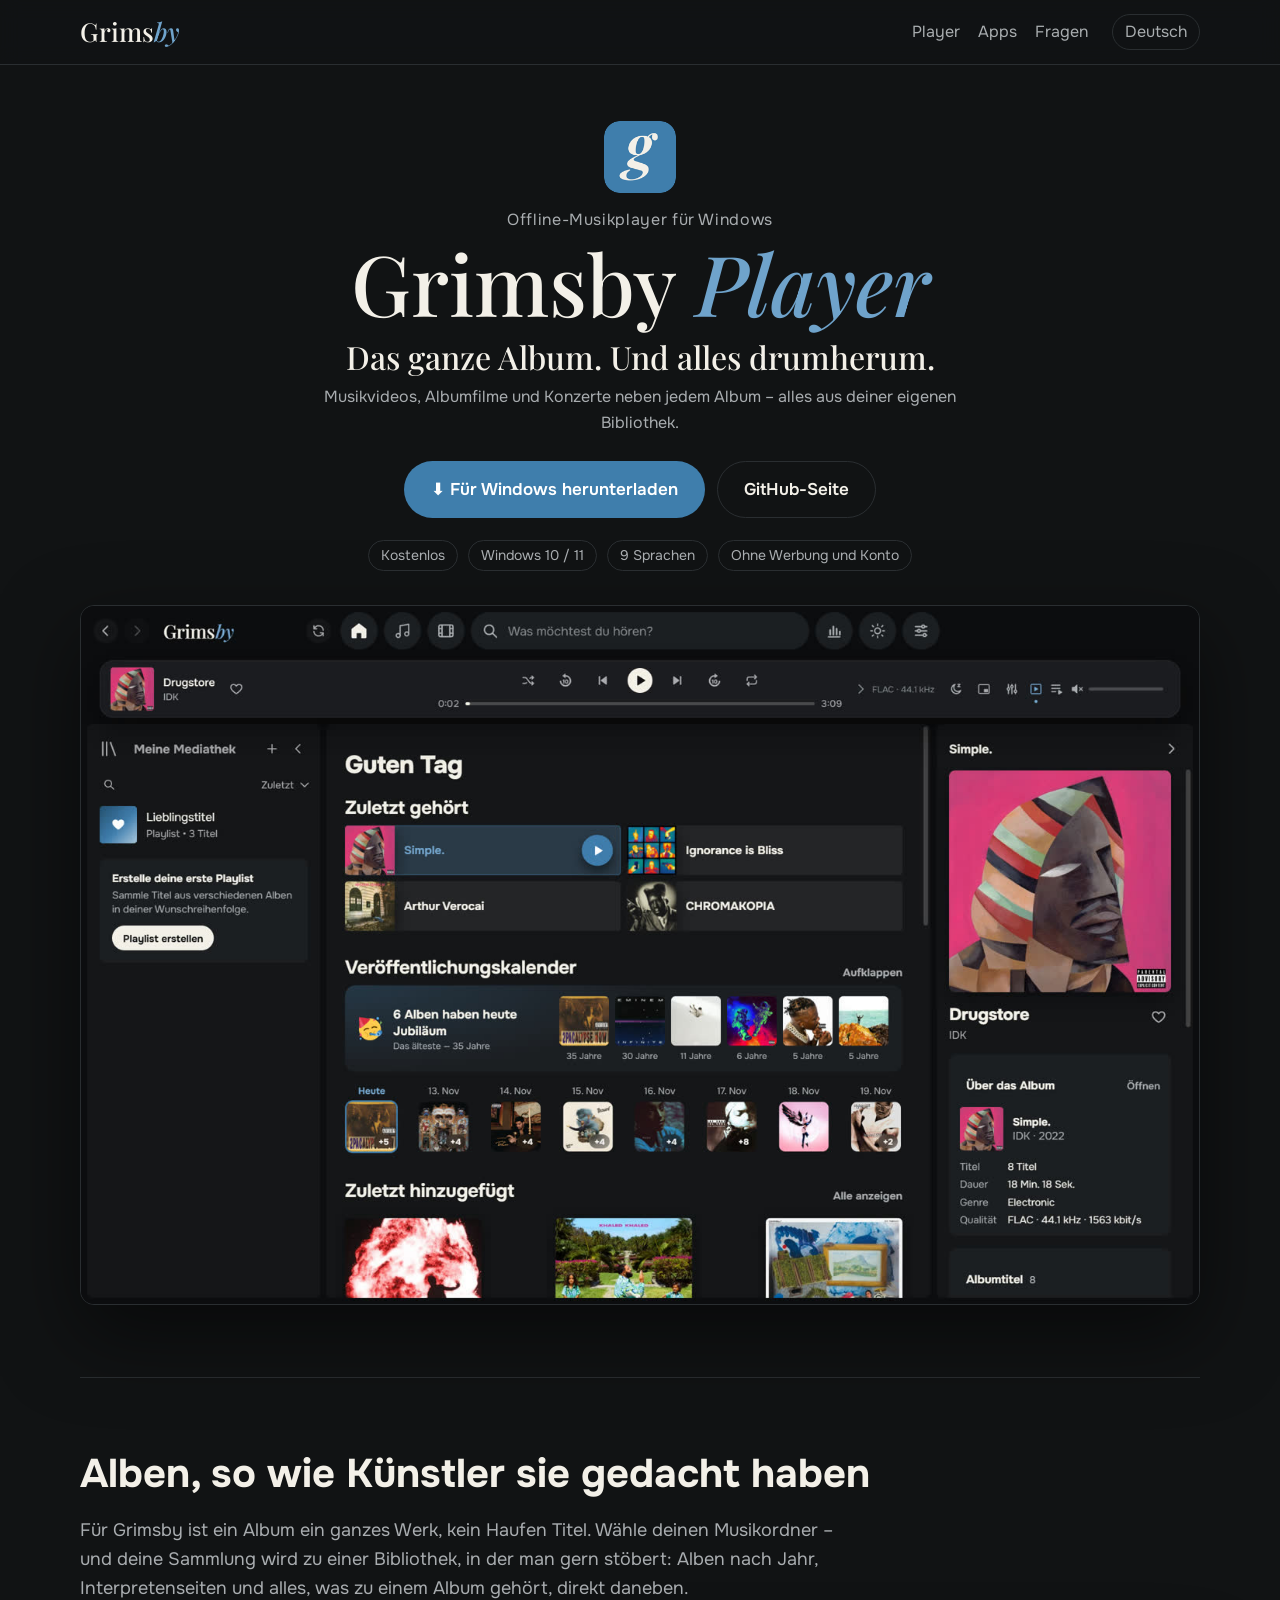
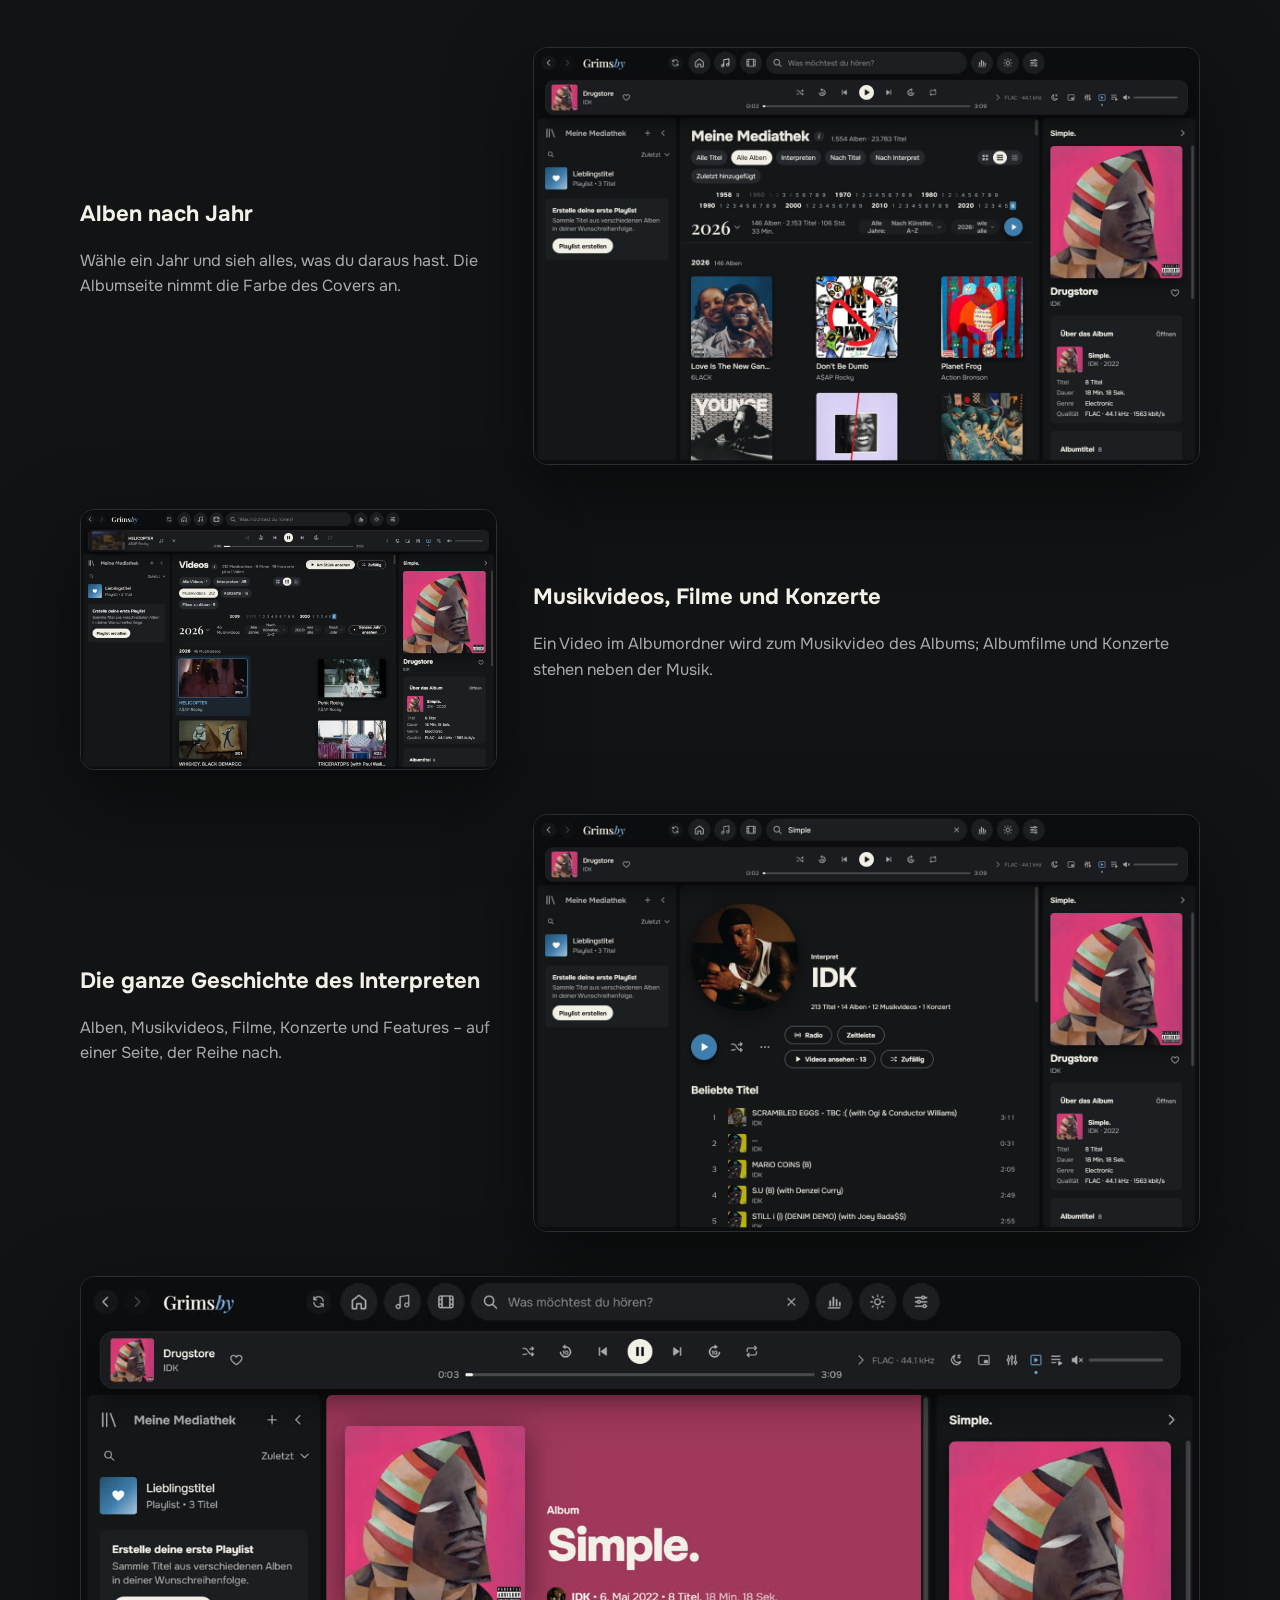
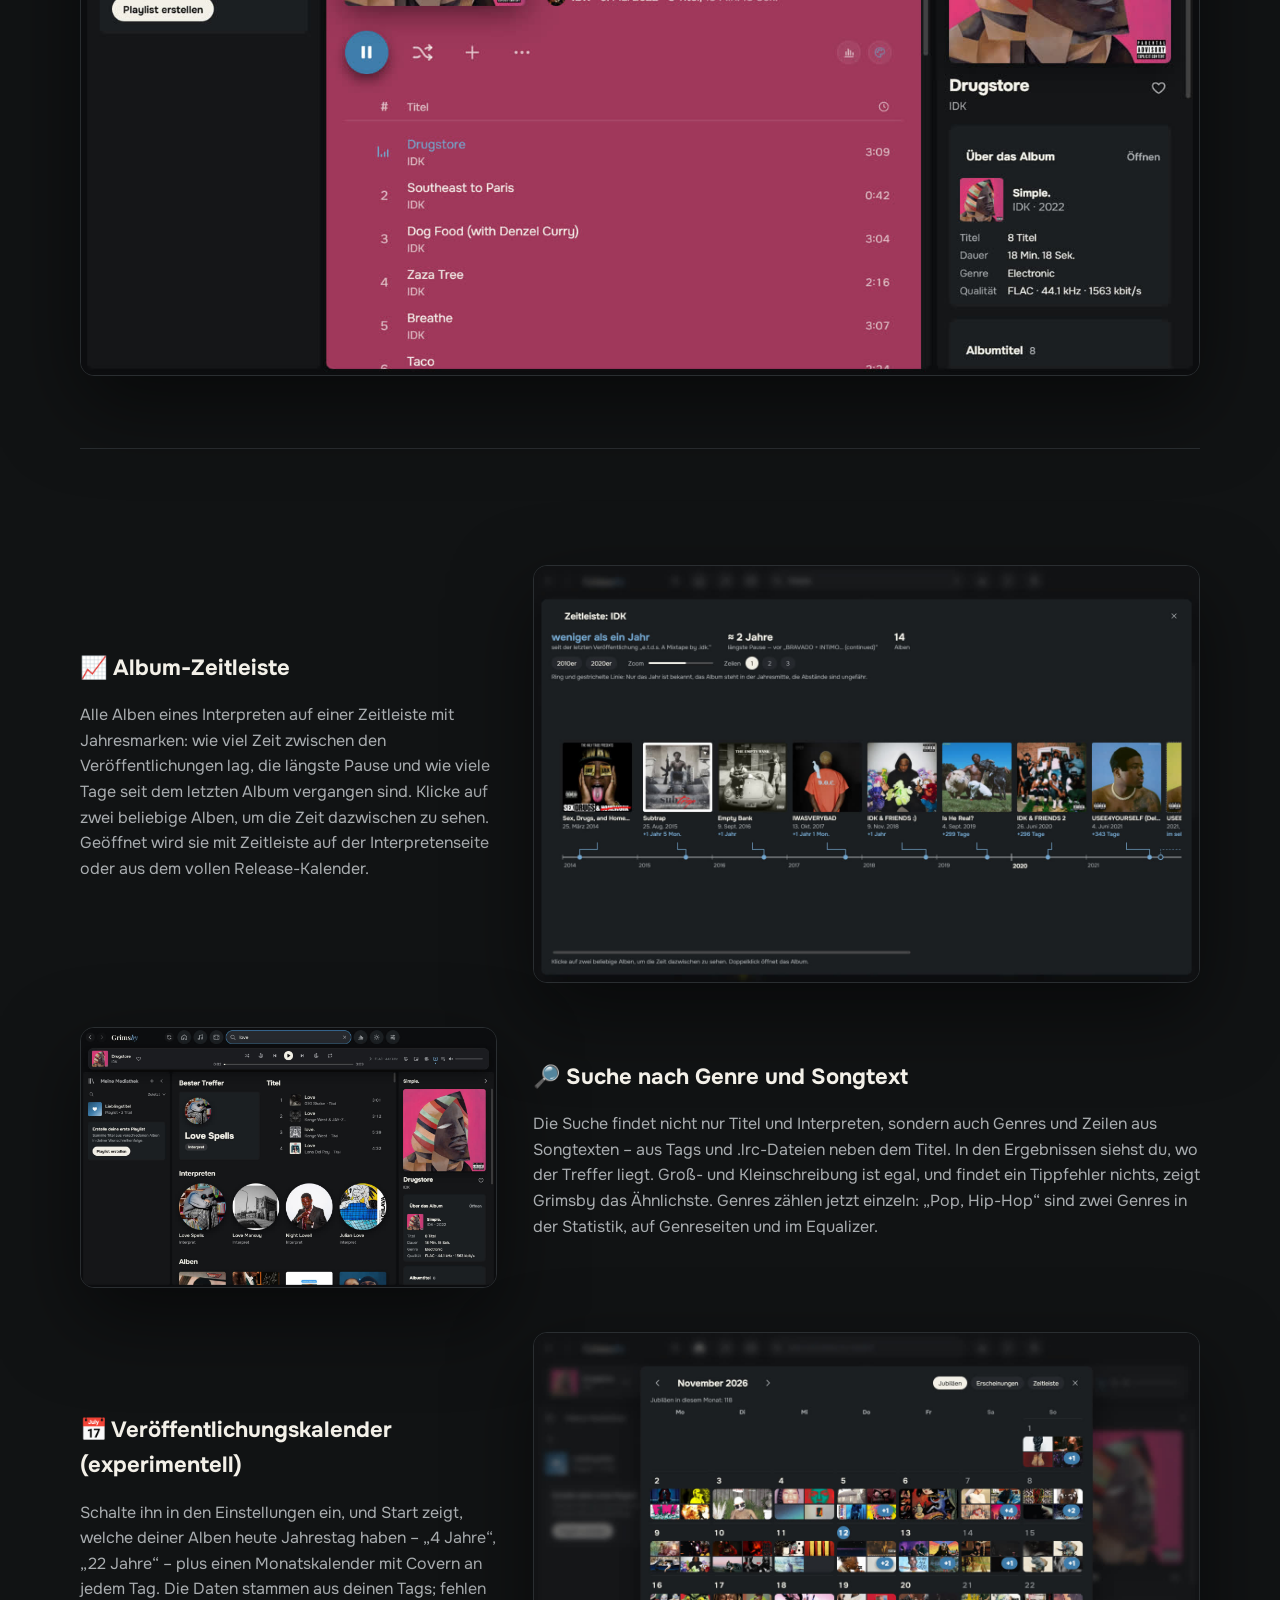
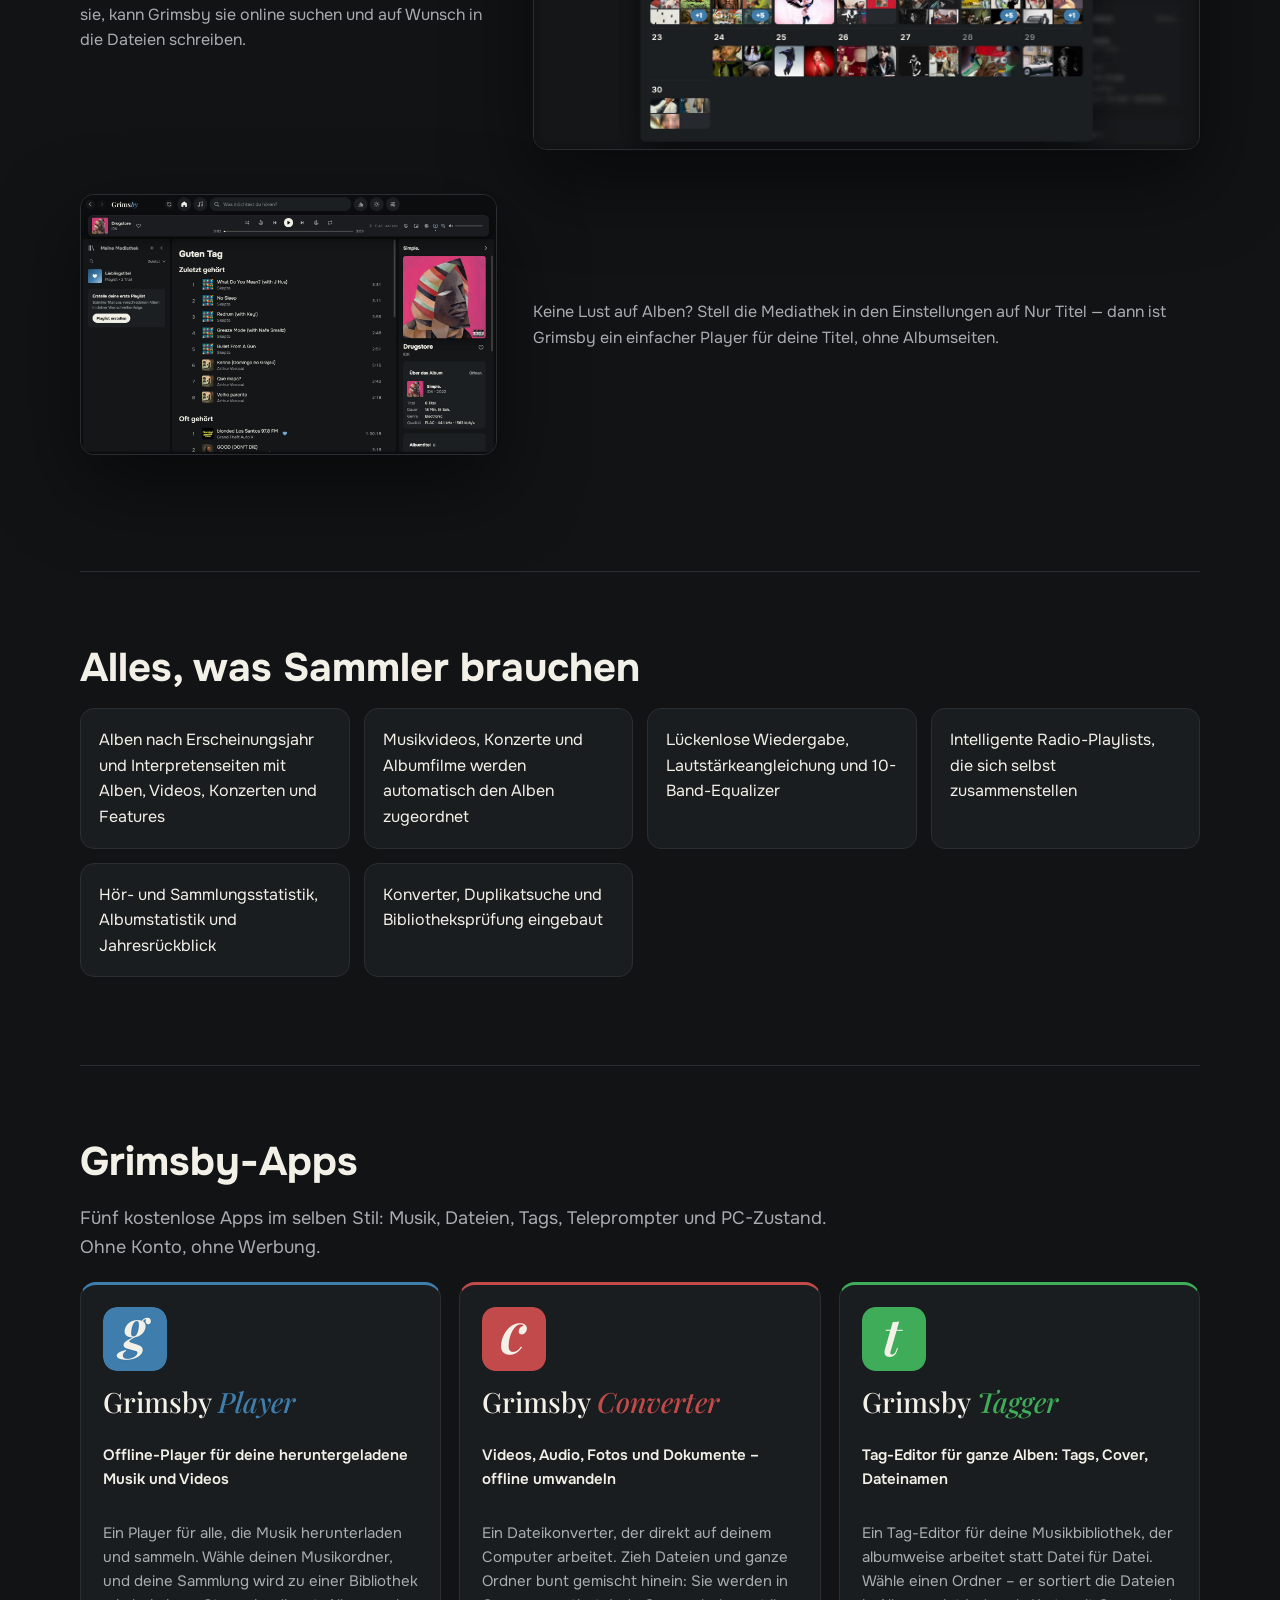
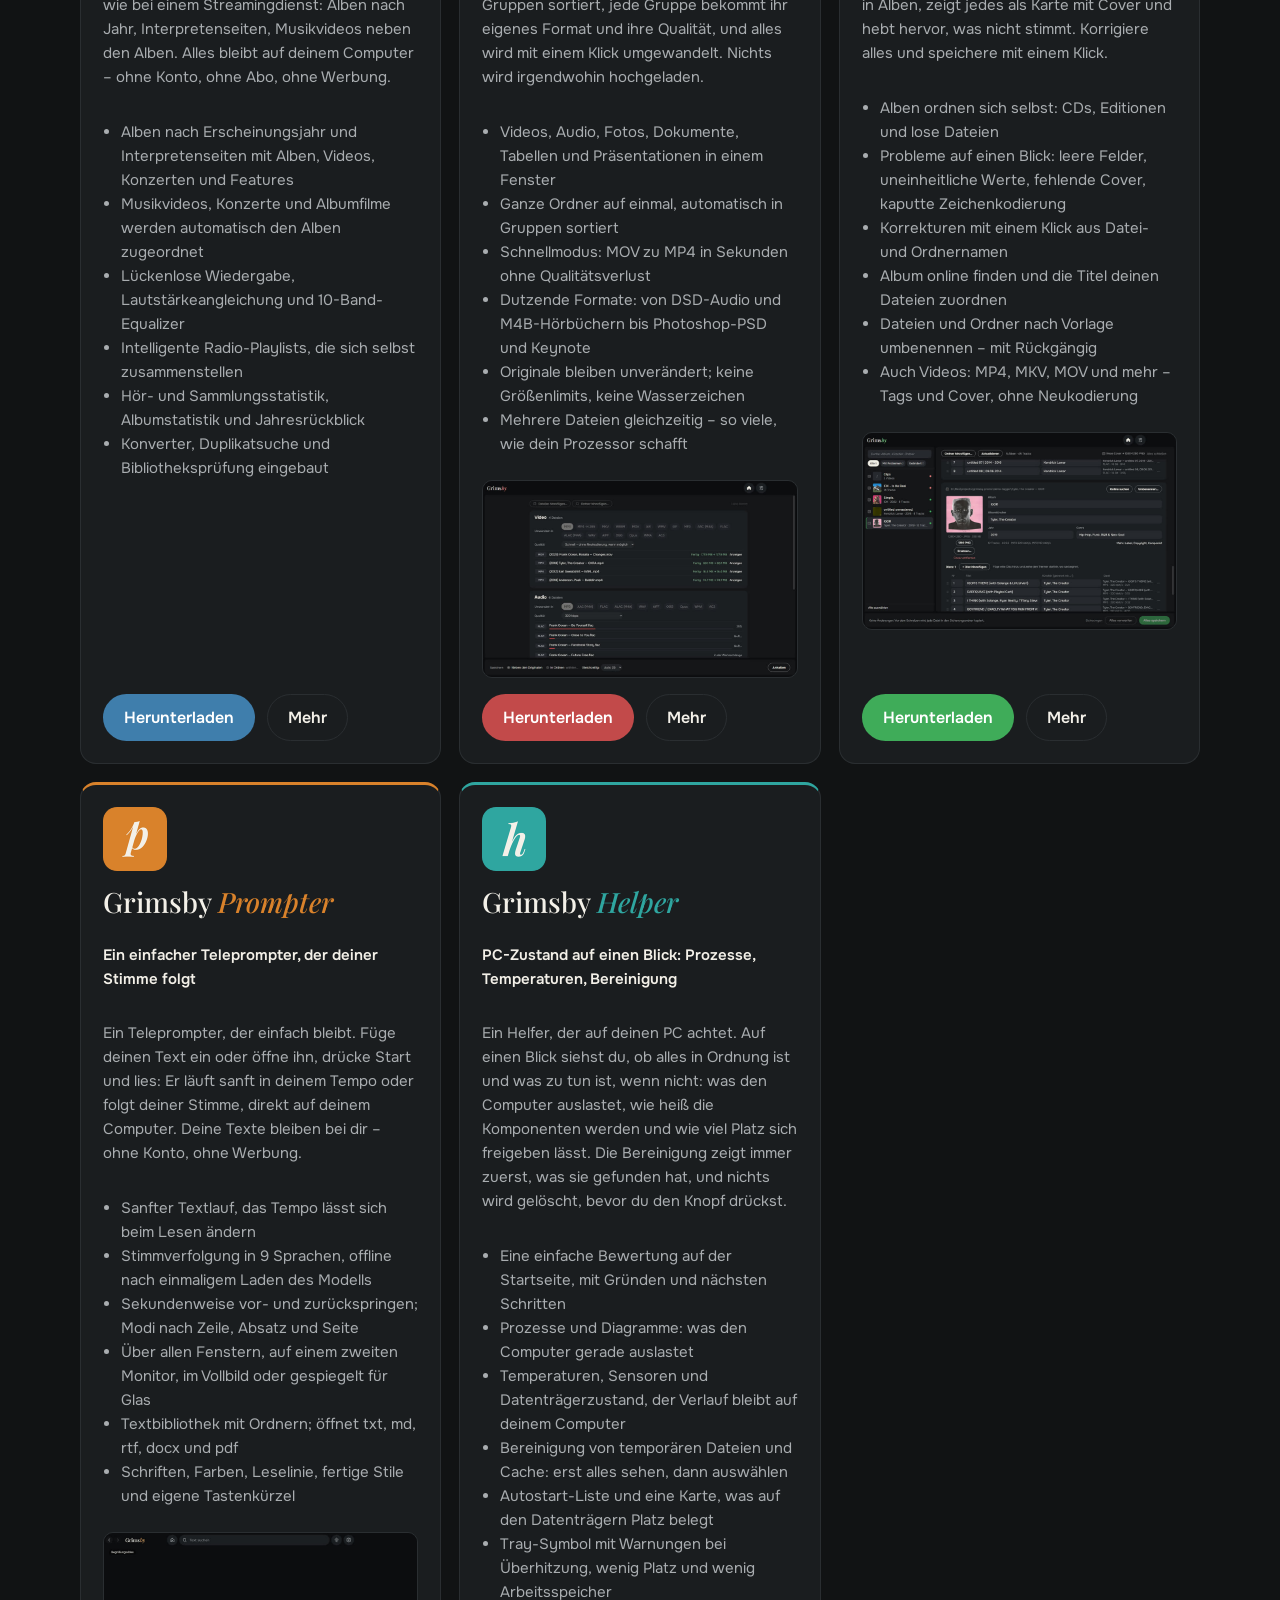
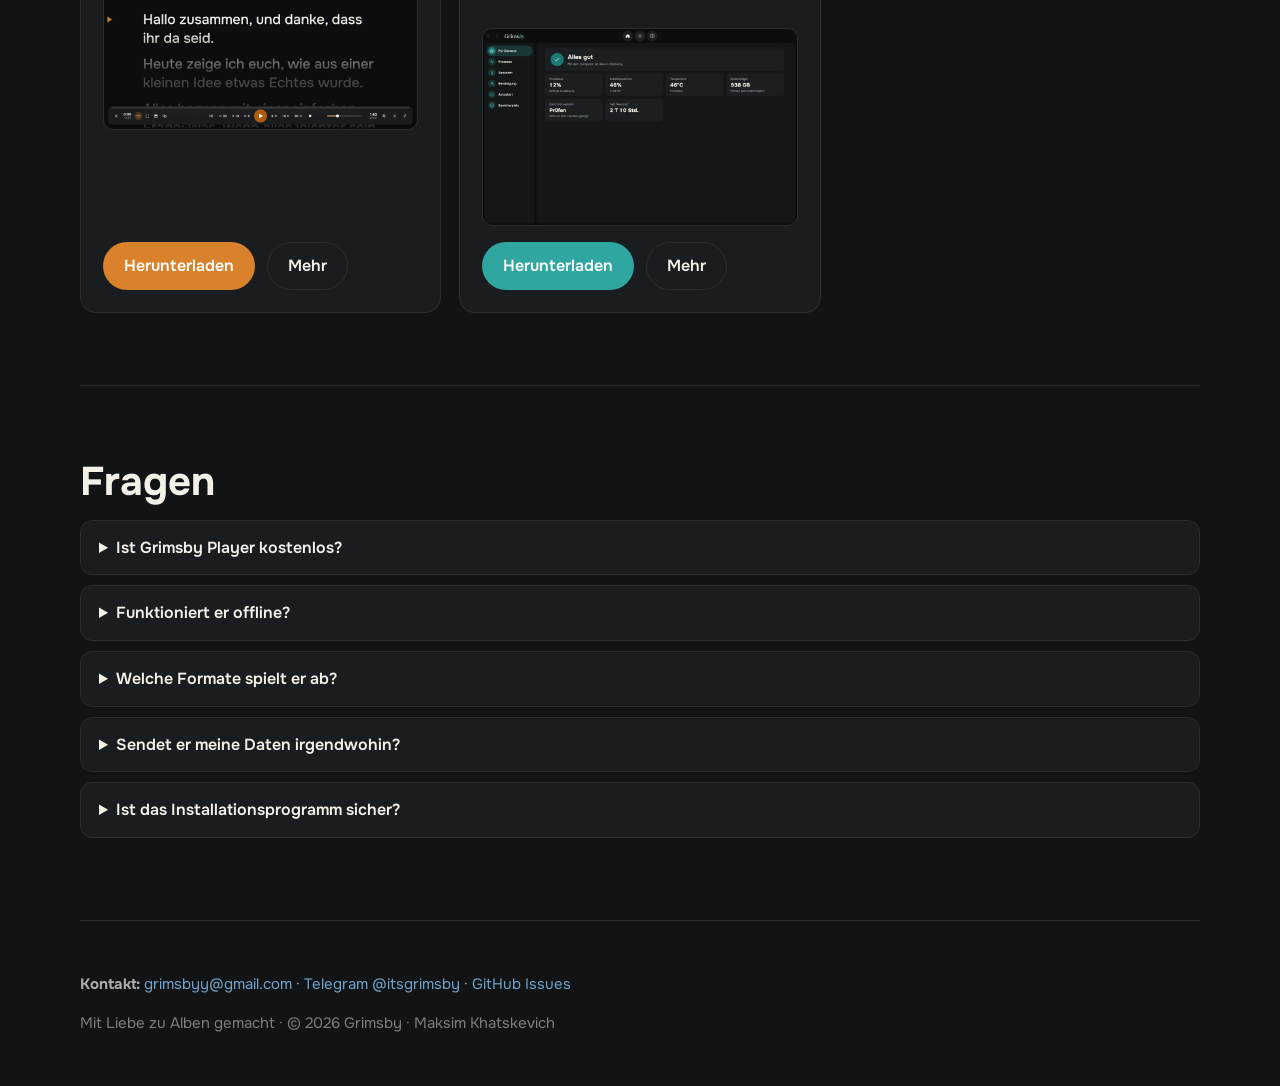
<file: grimsby/de/index.html>
<!doctype html>
<html lang="de">
<head>
  <meta charset="utf-8">
  <meta name="viewport" content="width=device-width, initial-scale=1">
  <title>Grimsby Player – kostenloser Offline-Musikplayer für Windows</title>
  <meta name="description" content="Kostenloser Offline-Player für Musik und Musikvideos unter Windows. Alben nach Jahr, Musikvideos, Albumfilme und Konzerte neben jedem Album, Statistiken und Jahresrückblick. Kein Konto, keine Werbung.">
  <link rel="canonical" href="https://maksimkhatskevich.github.io/grimsby/de/">
  <link rel="alternate" hreflang="en" href="https://maksimkhatskevich.github.io/grimsby/">
  <link rel="alternate" hreflang="ru" href="https://maksimkhatskevich.github.io/grimsby/ru/">
  <link rel="alternate" hreflang="es" href="https://maksimkhatskevich.github.io/grimsby/es/">
  <link rel="alternate" hreflang="pt" href="https://maksimkhatskevich.github.io/grimsby/pt/">
  <link rel="alternate" hreflang="de" href="https://maksimkhatskevich.github.io/grimsby/de/">
  <link rel="alternate" hreflang="fr" href="https://maksimkhatskevich.github.io/grimsby/fr/">
  <link rel="alternate" hreflang="zh" href="https://maksimkhatskevich.github.io/grimsby/zh/">
  <link rel="alternate" hreflang="ja" href="https://maksimkhatskevich.github.io/grimsby/ja/">
  <link rel="alternate" hreflang="ko" href="https://maksimkhatskevich.github.io/grimsby/ko/">
  <link rel="alternate" hreflang="x-default" href="https://maksimkhatskevich.github.io/grimsby/">
  <link rel="icon" href="../favicon.png" type="image/png">
  <meta property="og:type" content="website">
  <meta property="og:title" content="Grimsby Player – kostenloser Offline-Musikplayer für Windows">
  <meta property="og:description" content="Kostenloser Offline-Player für Musik und Musikvideos unter Windows. Alben nach Jahr, Musikvideos, Albumfilme und Konzerte neben jedem Album, Statistiken und Jahresrückblick. Kein Konto, keine Werbung.">
  <meta property="og:url" content="https://maksimkhatskevich.github.io/grimsby/de/">
  <meta property="og:image" content="https://maksimkhatskevich.github.io/grimsby/assets/og.jpg">
  <meta property="og:locale" content="de">
  <meta name="twitter:card" content="summary_large_image">
  <meta name="theme-color" content="#111314">
  <meta name="google-site-verification" content="Ky7TEh7B9oUZKnGHo9f3iWPh1Lo5fjyv_JRExPzD8pY">
  <meta name="yandex-verification" content="20e8227255f604b7">
  <script type="application/ld+json">{"@context":"https://schema.org","@type":"SoftwareApplication","name":"Grimsby Player","operatingSystem":"Windows 10, Windows 11","applicationCategory":"MultimediaApplication","applicationSubCategory":"Music player","description":"Kostenloser Offline-Player für Musik und Musikvideos unter Windows. Alben nach Jahr, Musikvideos, Albumfilme und Konzerte neben jedem Album, Statistiken und Jahresrückblick. Kein Konto, keine Werbung.","inLanguage":["en","ru","es","pt","de","fr","zh","ja","ko"],"url":"https://maksimkhatskevich.github.io/grimsby/de/","downloadUrl":"https://github.com/maksimkhatskevich/grimsby-releases/releases/latest","image":"https://maksimkhatskevich.github.io/grimsby/assets/og.jpg","screenshot":"https://maksimkhatskevich.github.io/grimsby/assets/img/de/home.jpg","offers":{"@type":"Offer","price":"0","priceCurrency":"USD"},"author":{"@type":"Person","name":"Maksim Khatskevich"},"publisher":{"@type":"Organization","name":"Grimsby"}}</script>
  <script type="application/ld+json">{"@context":"https://schema.org","@type":"FAQPage","mainEntity":[{"@type":"Question","name":"Ist Grimsby Player kostenlos?","acceptedAnswer":{"@type":"Answer","text":"Ja. Kostenlos, ohne Werbung, ohne Abo und ohne Konto."}},{"@type":"Question","name":"Funktioniert er offline?","acceptedAnswer":{"@type":"Answer","text":"Ja. Alles läuft auf deinem Computer. Internet wird nur für Updates und auf Wunsch für Interpretenfotos genutzt."}},{"@type":"Question","name":"Welche Formate spielt er ab?","acceptedAnswer":{"@type":"Answer","text":"MP3, FLAC, ALAC, AAC/M4A, OGG, Opus, WAV und Musikvideos in MP4, MKV und mehr – sogar seltene Codecs wie AV1 in 4K."}},{"@type":"Question","name":"Sendet er meine Daten irgendwohin?","acceptedAnswer":{"@type":"Answer","text":"Nein. Keine Analyse, kein Tracking: Dein Hörverlauf verlässt deinen PC nie."}},{"@type":"Question","name":"Ist das Installationsprogramm sicher?","acceptedAnswer":{"@type":"Answer","text":"Jede Version von Player wird bei VirusTotal geprüft – der Link steht auf der GitHub-Seite. Windows zeigt eventuell eine Warnung, weil die App kein kostenpflichtiges Zertifikat hat: Klicke auf „Weitere Informationen → Trotzdem ausführen“."}}]}</script>
  <link rel="stylesheet" href="../assets/site.css">
</head>
<body>
  <header class="top">
    <a class="logo" href="../">Grims<i>by</i></a>
    <nav><a href="#player">Player</a><a href="#apps">Apps</a><a href="#faq">Fragen</a></nav>
    <details class="lang"><summary>Deutsch</summary><div><a href="../" hreflang="en">English</a><a href="../ru/" hreflang="ru">Русский</a><a href="../es/" hreflang="es">Español</a><a href="../pt/" hreflang="pt">Português</a><a href="../de/" hreflang="de" aria-current="page">Deutsch</a><a href="../fr/" hreflang="fr">Français</a><a href="../zh/" hreflang="zh">中文</a><a href="../ja/" hreflang="ja">日本語</a><a href="../ko/" hreflang="ko">한국어</a></div></details>
  </header>

  <main>
    <section class="hero" id="player">
      <img class="hero-icon" src="../assets/icons/player.png" width="72" height="72" alt="">
      <p class="kicker">Offline-Musikplayer für Windows</p>
      <h1>Grimsby <i>Player</i></h1>
      <p class="slogan">Das ganze Album. Und alles drumherum.</p>
      <p class="sub">Musikvideos, Albumfilme und Konzerte neben jedem Album – alles aus deiner eigenen Bibliothek.</p>
      <div class="btns"><a class="btn big" href="https://github.com/maksimkhatskevich/grimsby-releases/releases/latest">⬇ Für Windows herunterladen</a><a class="btn ghost big" href="https://github.com/maksimkhatskevich/grimsby-releases/blob/main/README.de.md">GitHub-Seite</a></div>
      <ul class="badges"><li>Kostenlos</li><li>Windows 10 / 11</li><li>9 Sprachen</li><li>Ohne Werbung und Konto</li></ul>
      <img class="hero-shot" src="../assets/img/de/home.jpg" alt="Grimsby Player" width="1440" height="900">
    </section>

    <section class="albums">
      <h2>Alben, so wie Künstler sie gedacht haben</h2>
      <p class="lead">Für Grimsby ist ein Album ein ganzes Werk, kein Haufen Titel. Wähle deinen Musikordner – und deine Sammlung wird zu einer Bibliothek, in der man gern stöbert: Alben nach Jahr, Interpretenseiten und alles, was zu einem Album gehört, direkt daneben.</p>
      <div class="row"><div class="txt"><h3>Alben nach Jahr</h3><p>Wähle ein Jahr und sieh alles, was du daraus hast. Die Albumseite nimmt die Farbe des Covers an.</p></div><img loading="lazy" src="../assets/img/de/library-years.jpg" alt="Alben nach Jahr" width="1440" height="900"></div>
      <div class="row rev"><div class="txt"><h3>Musikvideos, Filme und Konzerte</h3><p>Ein Video im Albumordner wird zum Musikvideo des Albums; Albumfilme und Konzerte stehen neben der Musik.</p></div><img loading="lazy" src="../assets/img/de/video-mini.jpg" alt="Musikvideos, Filme und Konzerte" width="1440" height="900"></div>
      <div class="row"><div class="txt"><h3>Die ganze Geschichte des Interpreten</h3><p>Alben, Musikvideos, Filme, Konzerte und Features – auf einer Seite, der Reihe nach.</p></div><img loading="lazy" src="../assets/img/de/artist.jpg" alt="Die ganze Geschichte des Interpreten" width="1440" height="900"></div>
      <img class="wide" loading="lazy" src="../assets/img/de/album-fill.jpg" alt="Alben nach Jahr" width="1440" height="900">
    </section>

    <section class="albums new">
      <div class="row"><div class="txt"><h3>📈 Album-Zeitleiste</h3><p>Alle Alben eines Interpreten auf einer Zeitleiste mit Jahresmarken: wie viel Zeit zwischen den Veröffentlichungen lag, die längste Pause und wie viele Tage seit dem letzten Album vergangen sind. Klicke auf zwei beliebige Alben, um die Zeit dazwischen zu sehen. Geöffnet wird sie mit Zeitleiste auf der Interpretenseite oder aus dem vollen Release-Kalender.</p></div><img loading="lazy" src="../assets/img/de/timeline.jpg" alt="📈 Album-Zeitleiste" width="1440" height="900"></div>
      <div class="row rev"><div class="txt"><h3>🔎 Suche nach Genre und Songtext</h3><p>Die Suche findet nicht nur Titel und Interpreten, sondern auch Genres und Zeilen aus Songtexten – aus Tags und .lrc-Dateien neben dem Titel. In den Ergebnissen siehst du, wo der Treffer liegt. Groß- und Kleinschreibung ist egal, und findet ein Tippfehler nichts, zeigt Grimsby das Ähnlichste. Genres zählen jetzt einzeln: „Pop, Hip-Hop“ sind zwei Genres in der Statistik, auf Genreseiten und im Equalizer.</p></div><img loading="lazy" src="../assets/img/de/search.jpg" alt="🔎 Suche nach Genre und Songtext" width="1440" height="900"></div>
      <div class="row"><div class="txt"><h3>📅 Veröffentlichungskalender (experimentell)</h3><p>Schalte ihn in den Einstellungen ein, und Start zeigt, welche deiner Alben heute Jahrestag haben – „4 Jahre“, „22 Jahre“ – plus einen Monatskalender mit Covern an jedem Tag. Die Daten stammen aus deinen Tags; fehlen sie, kann Grimsby sie online suchen und auf Wunsch in die Dateien schreiben.</p></div><img loading="lazy" src="../assets/img/de/calendar-full.jpg" alt="📅 Veröffentlichungskalender (experimentell)" width="1440" height="900"></div>
      <div class="row rev"><div class="txt"><p>Keine Lust auf Alben? Stell die Mediathek in den Einstellungen auf Nur Titel — dann ist Grimsby ein einfacher Player für deine Titel, ohne Albumseiten.</p></div><img loading="lazy" src="../assets/img/de/tracks-only.jpg" alt="Nur Titel" width="1440" height="900"></div>
    </section>

    <section class="feats">      <h2>Alles, was Sammler brauchen</h2>
      <ul><li>Alben nach Erscheinungsjahr und Interpretenseiten mit Alben, Videos, Konzerten und Features</li><li>Musikvideos, Konzerte und Albumfilme werden automatisch den Alben zugeordnet</li><li>Lückenlose Wiedergabe, Lautstärkeangleichung und 10-Band-Equalizer</li><li>Intelligente Radio-Playlists, die sich selbst zusammenstellen</li><li>Hör- und Sammlungsstatistik, Albumstatistik und Jahresrückblick</li><li>Konverter, Duplikatsuche und Bibliotheksprüfung eingebaut</li></ul>
    </section>


    <section class="apps" id="apps">
      <h2>Grimsby-Apps</h2>
      <p class="lead">Fünf kostenlose Apps im selben Stil: Musik, Dateien, Tags, Teleprompter und PC-Zustand. Ohne Konto, ohne Werbung.</p>
      <div class="grid">
      <article class="app" style="--c:#3F7EAC">
        <img class="app-icon" src="../assets/icons/player.png" width="64" height="64" alt="">
        <h3>Grimsby <i>Player</i></h3>
        <p class="tag">Offline-Player für deine heruntergeladene Musik und Videos</p>
        <p>Ein Player für alle, die Musik herunterladen und sammeln. Wähle deinen Musikordner, und deine Sammlung wird zu einer Bibliothek wie bei einem Streamingdienst: Alben nach Jahr, Interpretenseiten, Musikvideos neben den Alben. Alles bleibt auf deinem Computer – ohne Konto, ohne Abo, ohne Werbung.</p>
        <ul><li>Alben nach Erscheinungsjahr und Interpretenseiten mit Alben, Videos, Konzerten und Features</li><li>Musikvideos, Konzerte und Albumfilme werden automatisch den Alben zugeordnet</li><li>Lückenlose Wiedergabe, Lautstärkeangleichung und 10-Band-Equalizer</li><li>Intelligente Radio-Playlists, die sich selbst zusammenstellen</li><li>Hör- und Sammlungsstatistik, Albumstatistik und Jahresrückblick</li><li>Konverter, Duplikatsuche und Bibliotheksprüfung eingebaut</li></ul>
        
        <div class="btns"><a class="btn" href="https://github.com/maksimkhatskevich/grimsby-releases/releases/latest">Herunterladen</a><a class="btn ghost" href="https://github.com/maksimkhatskevich/grimsby-releases/blob/main/README.de.md">Mehr</a></div>
      </article>
      <article class="app" style="--c:#C24A4A">
        <img class="app-icon" src="../assets/icons/converter.png" width="64" height="64" alt="">
        <h3>Grimsby <i>Converter</i></h3>
        <p class="tag">Videos, Audio, Fotos und Dokumente – offline umwandeln</p>
        <p>Ein Dateikonverter, der direkt auf deinem Computer arbeitet. Zieh Dateien und ganze Ordner bunt gemischt hinein: Sie werden in Gruppen sortiert, jede Gruppe bekommt ihr eigenes Format und ihre Qualität, und alles wird mit einem Klick umgewandelt. Nichts wird irgendwohin hochgeladen.</p>
        <ul><li>Videos, Audio, Fotos, Dokumente, Tabellen und Präsentationen in einem Fenster</li><li>Ganze Ordner auf einmal, automatisch in Gruppen sortiert</li><li>Schnellmodus: MOV zu MP4 in Sekunden ohne Qualitätsverlust</li><li>Dutzende Formate: von DSD-Audio und M4B-Hörbüchern bis Photoshop-PSD und Keynote</li><li>Originale bleiben unverändert; keine Größenlimits, keine Wasserzeichen</li><li>Mehrere Dateien gleichzeitig – so viele, wie dein Prozessor schafft</li></ul>
        <img class="shot" loading="lazy" src="../assets/img/de/converter.jpg" alt="Grimsby Converter" width="960" height="600">
        <div class="btns"><a class="btn" href="https://github.com/maksimkhatskevich/grimsby-converter/releases/latest">Herunterladen</a><a class="btn ghost" href="https://github.com/maksimkhatskevich/grimsby-converter/blob/main/README.de.md">Mehr</a></div>
      </article>
      <article class="app" style="--c:#3FAC59">
        <img class="app-icon" src="../assets/icons/tagger.png" width="64" height="64" alt="">
        <h3>Grimsby <i>Tagger</i></h3>
        <p class="tag">Tag-Editor für ganze Alben: Tags, Cover, Dateinamen</p>
        <p>Ein Tag-Editor für deine Musikbibliothek, der albumweise arbeitet statt Datei für Datei. Wähle einen Ordner – er sortiert die Dateien in Alben, zeigt jedes als Karte mit Cover und hebt hervor, was nicht stimmt. Korrigiere alles und speichere mit einem Klick.</p>
        <ul><li>Alben ordnen sich selbst: CDs, Editionen und lose Dateien</li><li>Probleme auf einen Blick: leere Felder, uneinheitliche Werte, fehlende Cover, kaputte Zeichenkodierung</li><li>Korrekturen mit einem Klick aus Datei- und Ordnernamen</li><li>Album online finden und die Titel deinen Dateien zuordnen</li><li>Dateien und Ordner nach Vorlage umbenennen – mit Rückgängig</li><li>Auch Videos: MP4, MKV, MOV und mehr – Tags und Cover, ohne Neukodierung</li></ul>
        <img class="shot" loading="lazy" src="../assets/img/de/tagger.jpg" alt="Grimsby Tagger" width="960" height="600">
        <div class="btns"><a class="btn" href="https://github.com/maksimkhatskevich/grimsby-tagger/releases/latest">Herunterladen</a><a class="btn ghost" href="https://github.com/maksimkhatskevich/grimsby-tagger/blob/main/README.de.md">Mehr</a></div>
      </article>
      <article class="app" style="--c:#D9822B">
        <img class="app-icon" src="../assets/icons/prompter.png" width="64" height="64" alt="">
        <h3>Grimsby <i>Prompter</i></h3>
        <p class="tag">Ein einfacher Teleprompter, der deiner Stimme folgt</p>
        <p>Ein Teleprompter, der einfach bleibt. Füge deinen Text ein oder öffne ihn, drücke Start und lies: Er läuft sanft in deinem Tempo oder folgt deiner Stimme, direkt auf deinem Computer. Deine Texte bleiben bei dir – ohne Konto, ohne Werbung.</p>
        <ul><li>Sanfter Textlauf, das Tempo lässt sich beim Lesen ändern</li><li>Stimmverfolgung in 9 Sprachen, offline nach einmaligem Laden des Modells</li><li>Sekundenweise vor- und zurückspringen; Modi nach Zeile, Absatz und Seite</li><li>Über allen Fenstern, auf einem zweiten Monitor, im Vollbild oder gespiegelt für Glas</li><li>Textbibliothek mit Ordnern; öffnet txt, md, rtf, docx und pdf</li><li>Schriften, Farben, Leselinie, fertige Stile und eigene Tastenkürzel</li></ul>
        <img class="shot" loading="lazy" src="../assets/img/de/prompter.jpg" alt="Grimsby Prompter" width="960" height="600">
        <div class="btns"><a class="btn" href="https://github.com/maksimkhatskevich/grimsby-prompter/releases/latest">Herunterladen</a><a class="btn ghost" href="https://github.com/maksimkhatskevich/grimsby-prompter/blob/main/README.de.md">Mehr</a></div>
      </article>
      <article class="app" style="--c:#2FA6A0">
        <img class="app-icon" src="../assets/icons/helper.png" width="64" height="64" alt="">
        <h3>Grimsby <i>Helper</i></h3>
        <p class="tag">PC-Zustand auf einen Blick: Prozesse, Temperaturen, Bereinigung</p>
        <p>Ein Helfer, der auf deinen PC achtet. Auf einen Blick siehst du, ob alles in Ordnung ist und was zu tun ist, wenn nicht: was den Computer auslastet, wie heiß die Komponenten werden und wie viel Platz sich freigeben lässt. Die Bereinigung zeigt immer zuerst, was sie gefunden hat, und nichts wird gelöscht, bevor du den Knopf drückst.</p>
        <ul><li>Eine einfache Bewertung auf der Startseite, mit Gründen und nächsten Schritten</li><li>Prozesse und Diagramme: was den Computer gerade auslastet</li><li>Temperaturen, Sensoren und Datenträgerzustand, der Verlauf bleibt auf deinem Computer</li><li>Bereinigung von temporären Dateien und Cache: erst alles sehen, dann auswählen</li><li>Autostart-Liste und eine Karte, was auf den Datenträgern Platz belegt</li><li>Tray-Symbol mit Warnungen bei Überhitzung, wenig Platz und wenig Arbeitsspeicher</li></ul>
        <img class="shot" loading="lazy" src="../assets/img/de/helper.jpg" alt="Grimsby Helper" width="960" height="600">
        <div class="btns"><a class="btn" href="https://github.com/maksimkhatskevich/grimsby-helper/releases/latest">Herunterladen</a><a class="btn ghost" href="https://github.com/maksimkhatskevich/grimsby-helper/blob/main/README.de.md">Mehr</a></div>
      </article>
      </div>
    </section>

    <section class="faq" id="faq">
      <h2>Fragen</h2>
      <details><summary>Ist Grimsby Player kostenlos?</summary><p>Ja. Kostenlos, ohne Werbung, ohne Abo und ohne Konto.</p></details>
      <details><summary>Funktioniert er offline?</summary><p>Ja. Alles läuft auf deinem Computer. Internet wird nur für Updates und auf Wunsch für Interpretenfotos genutzt.</p></details>
      <details><summary>Welche Formate spielt er ab?</summary><p>MP3, FLAC, ALAC, AAC/M4A, OGG, Opus, WAV und Musikvideos in MP4, MKV und mehr – sogar seltene Codecs wie AV1 in 4K.</p></details>
      <details><summary>Sendet er meine Daten irgendwohin?</summary><p>Nein. Keine Analyse, kein Tracking: Dein Hörverlauf verlässt deinen PC nie.</p></details>
      <details><summary>Ist das Installationsprogramm sicher?</summary><p>Jede Version von Player wird bei VirusTotal geprüft – der Link steht auf der GitHub-Seite. Windows zeigt eventuell eine Warnung, weil die App kein kostenpflichtiges Zertifikat hat: Klicke auf „Weitere Informationen → Trotzdem ausführen“.</p></details>
    </section>
  </main>

  <footer>
    <p><b>Kontakt:</b> <a href="mailto:grimsbyy@gmail.com">grimsbyy@gmail.com</a> · <a href="https://t.me/itsgrimsby">Telegram @itsgrimsby</a> · <a href="https://github.com/maksimkhatskevich/grimsby-releases/issues">GitHub Issues</a></p>
    <p class="dim">Mit Liebe zu Alben gemacht · © 2026 Grimsby · Maksim Khatskevich</p>
  </footer>
</body>
</html>
</file>
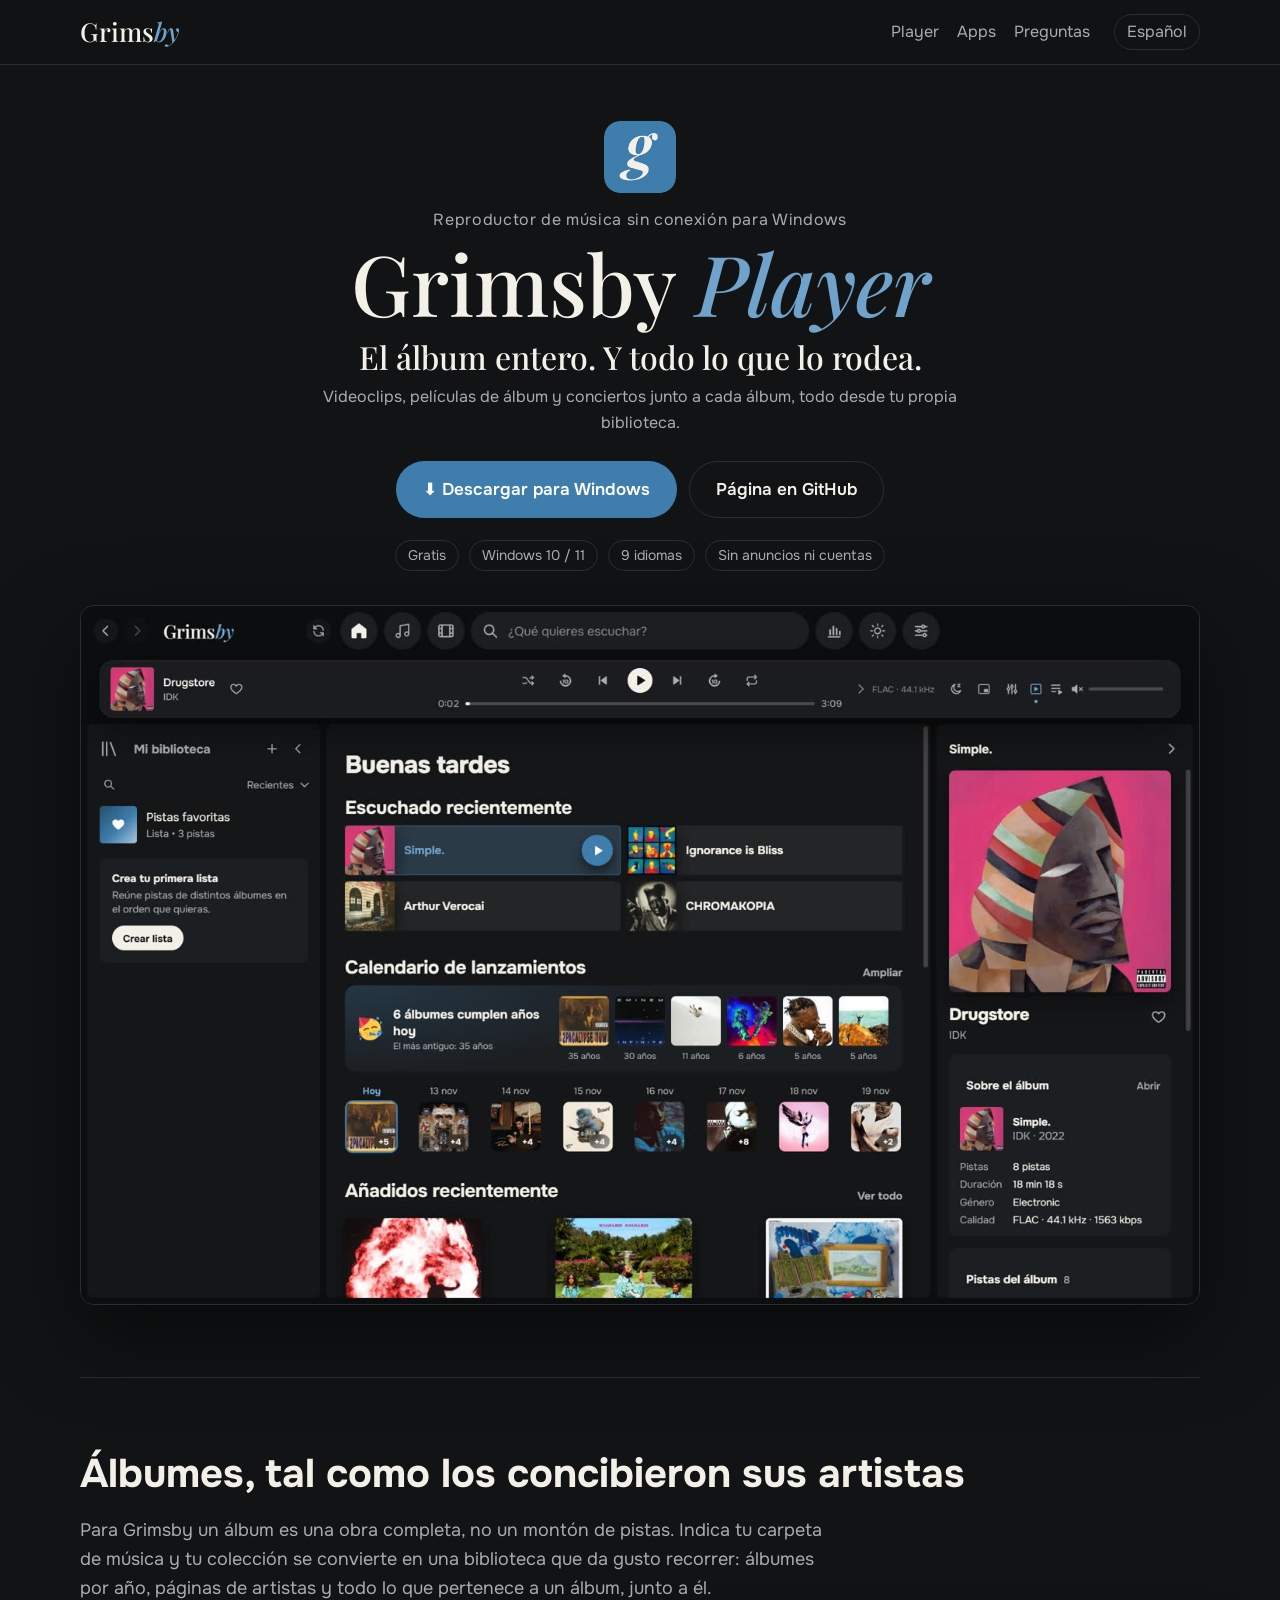
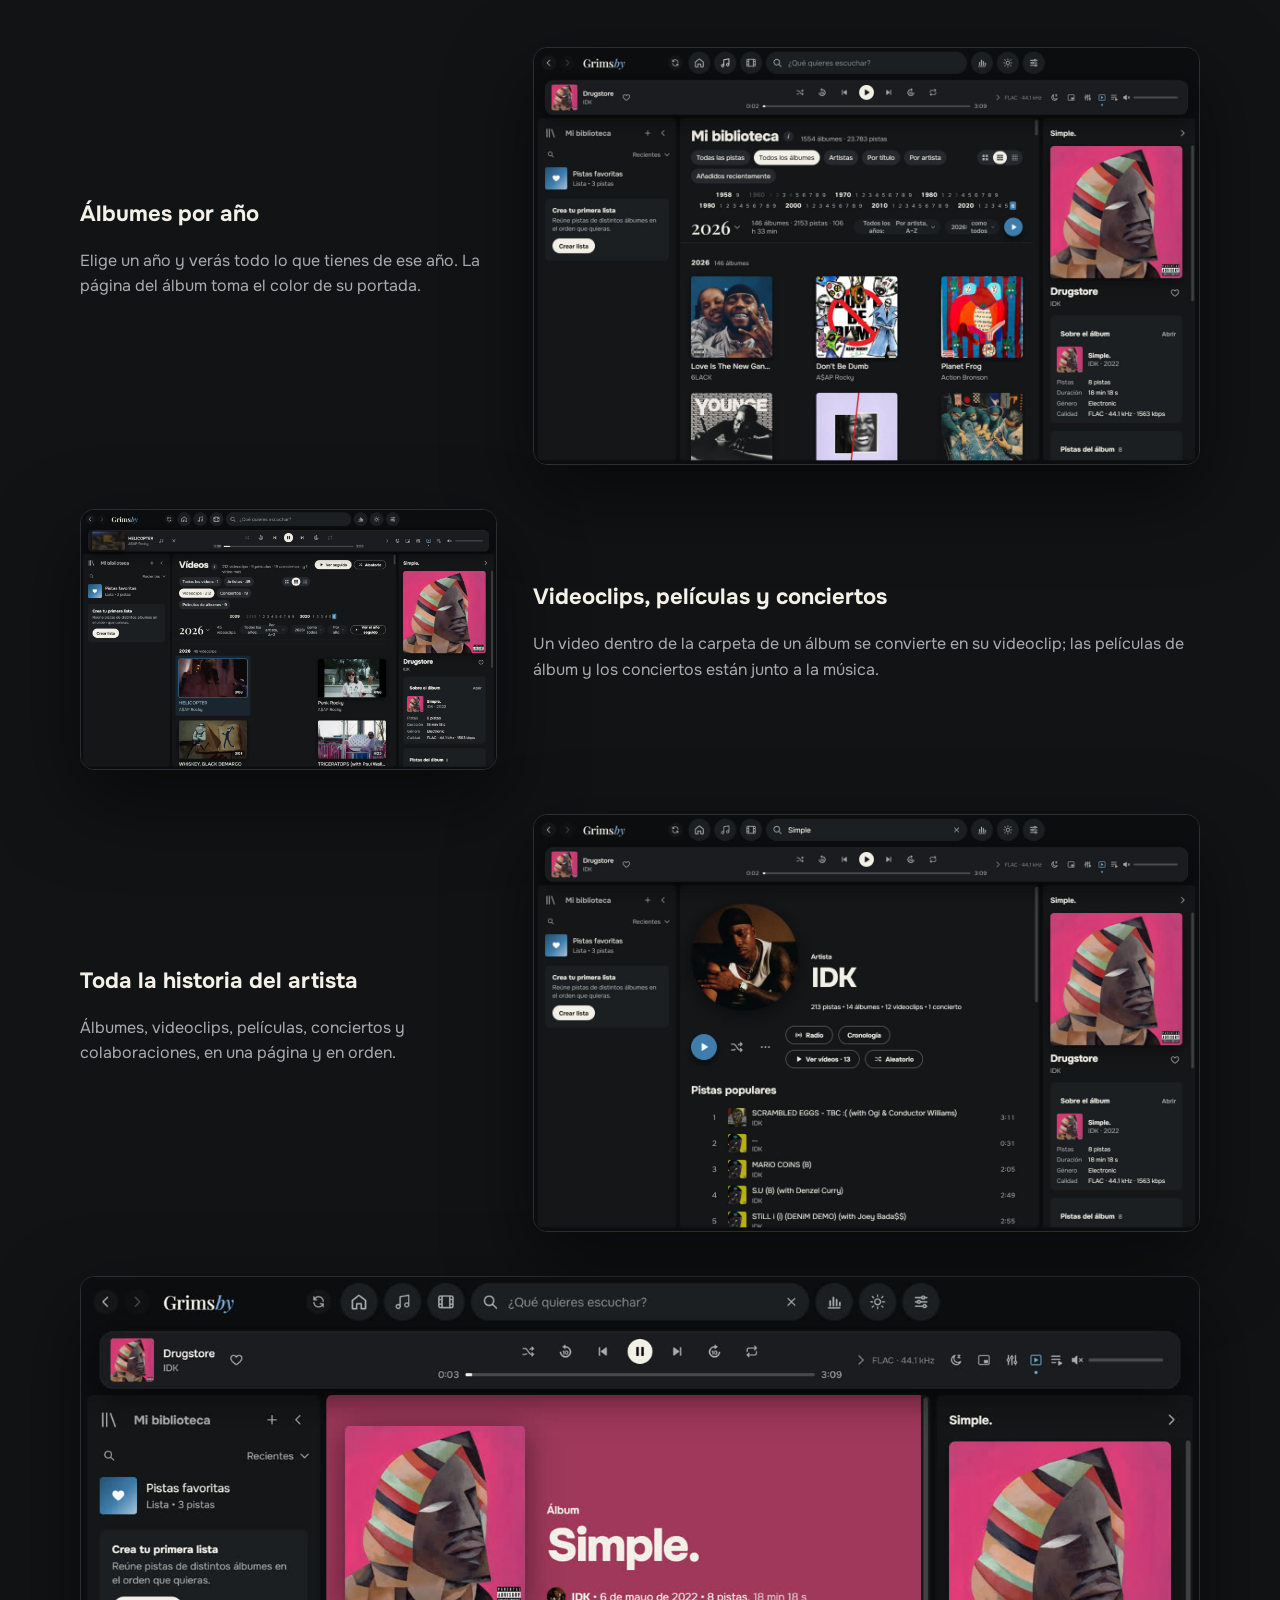
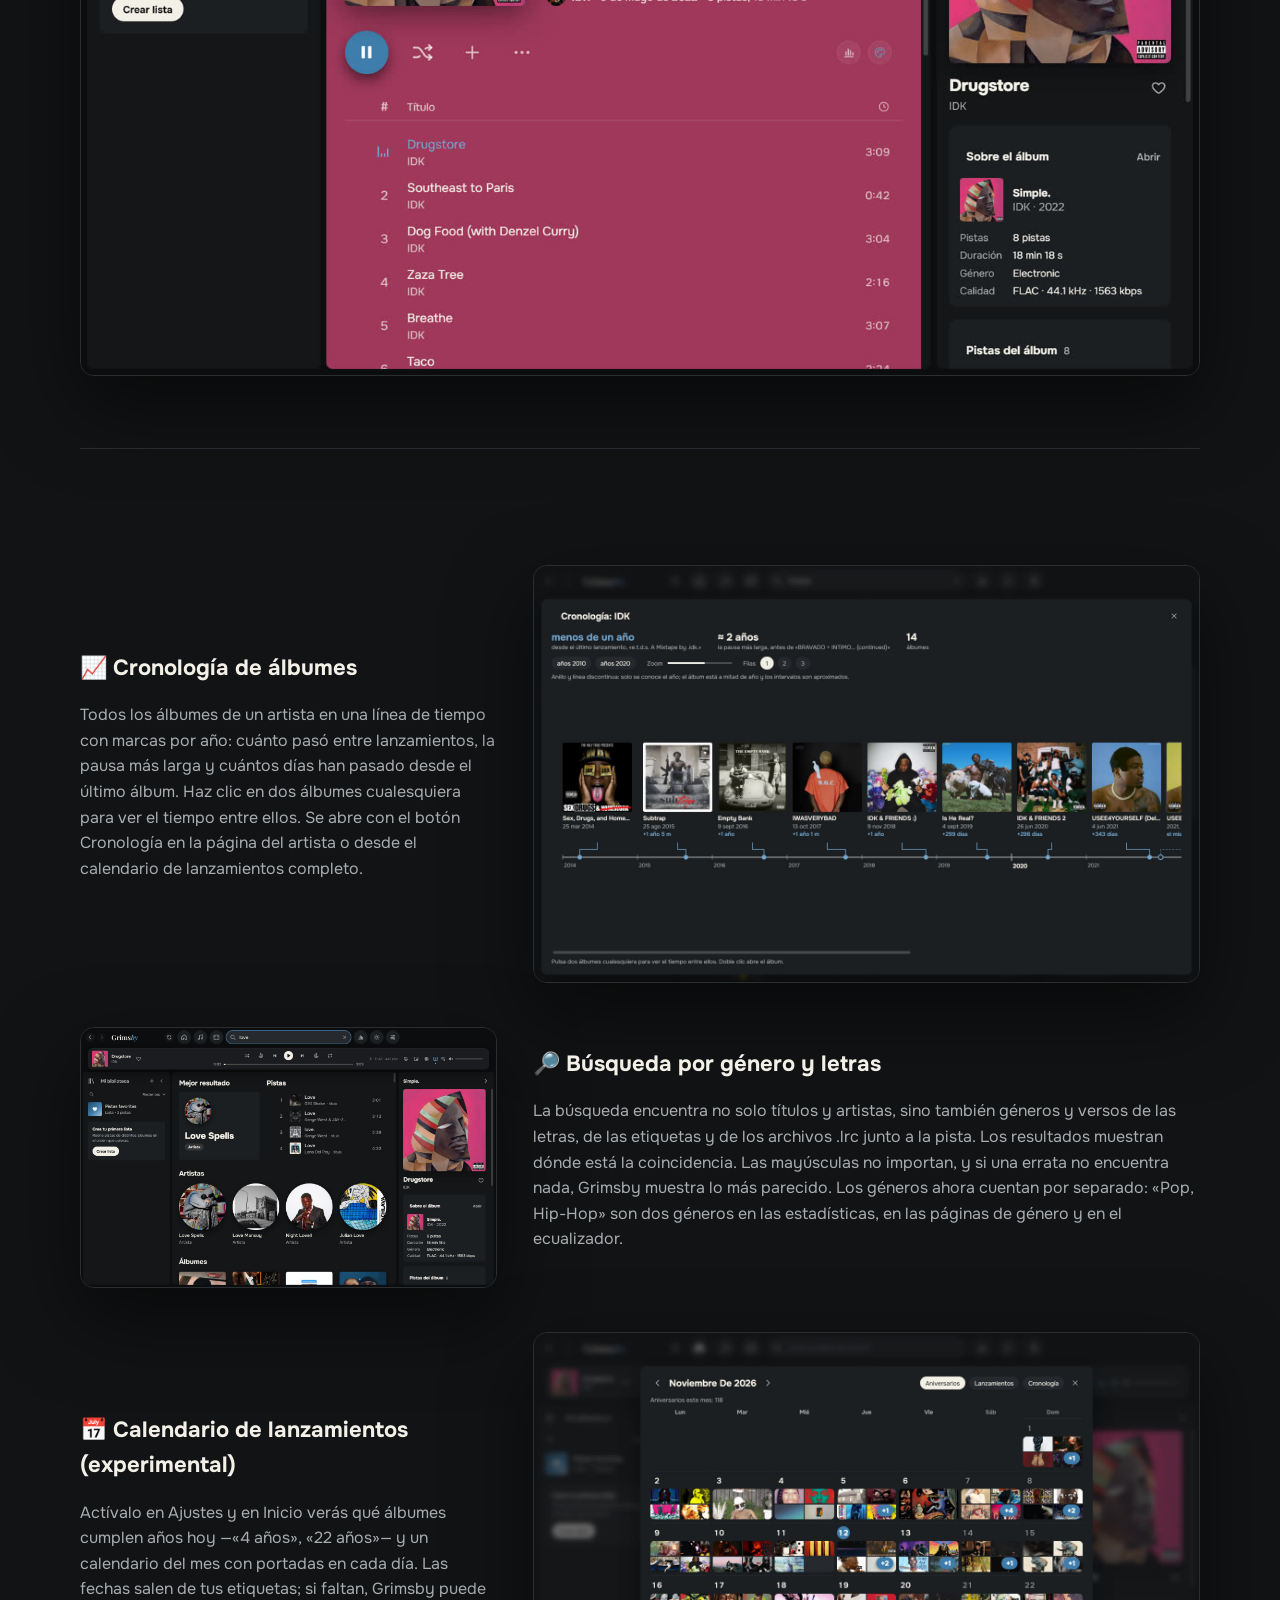
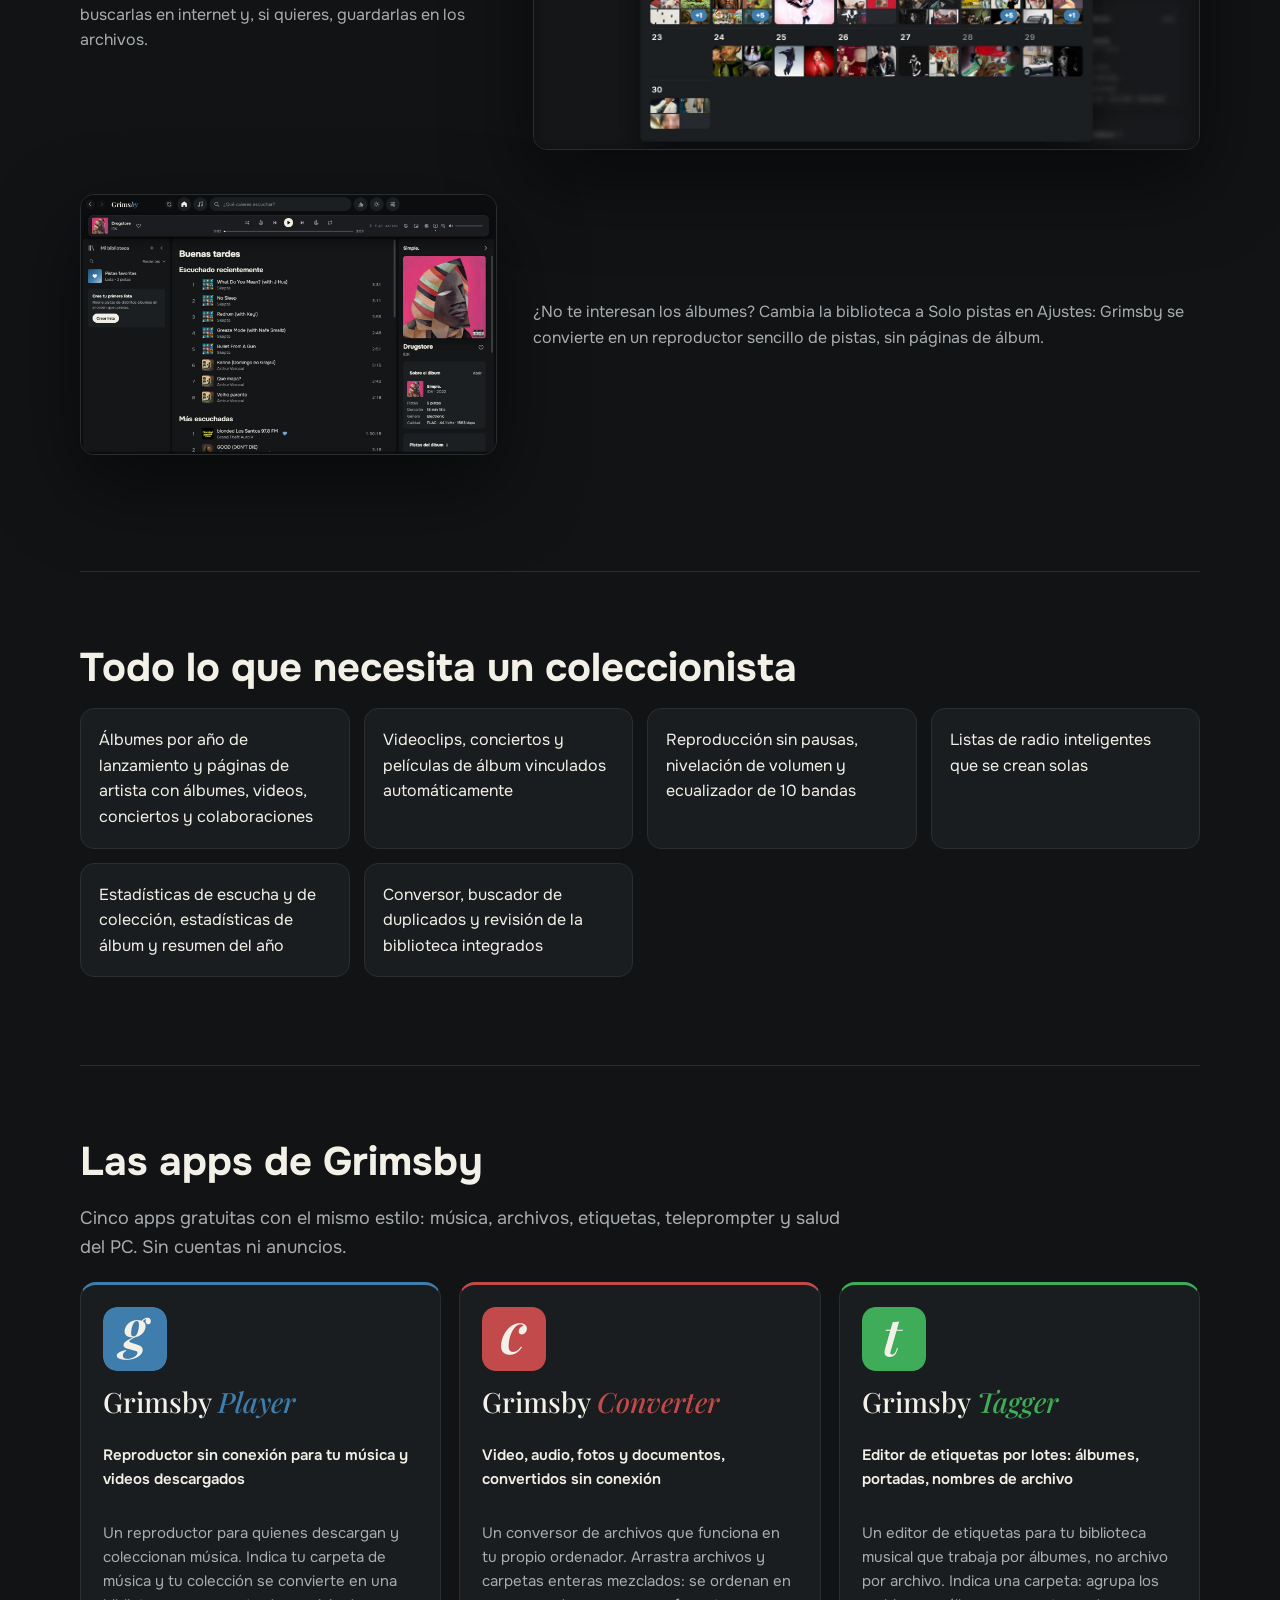
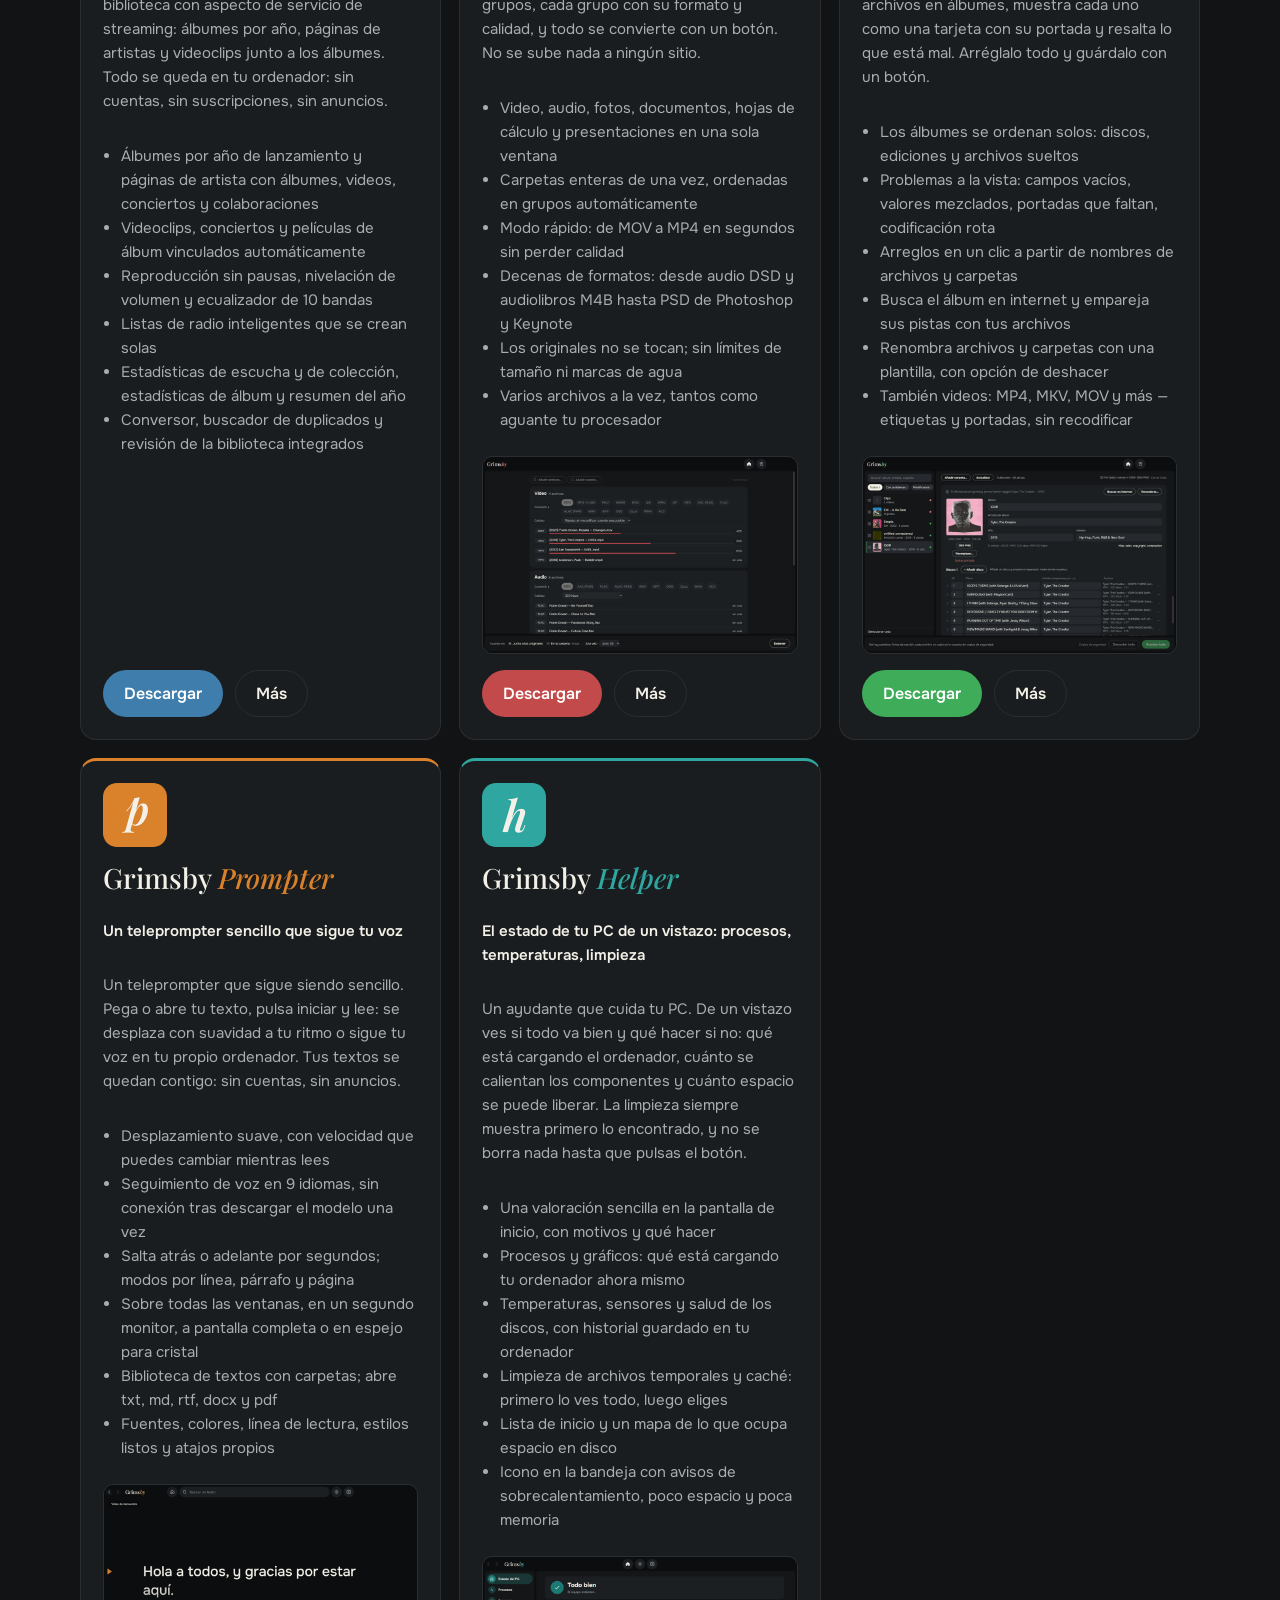
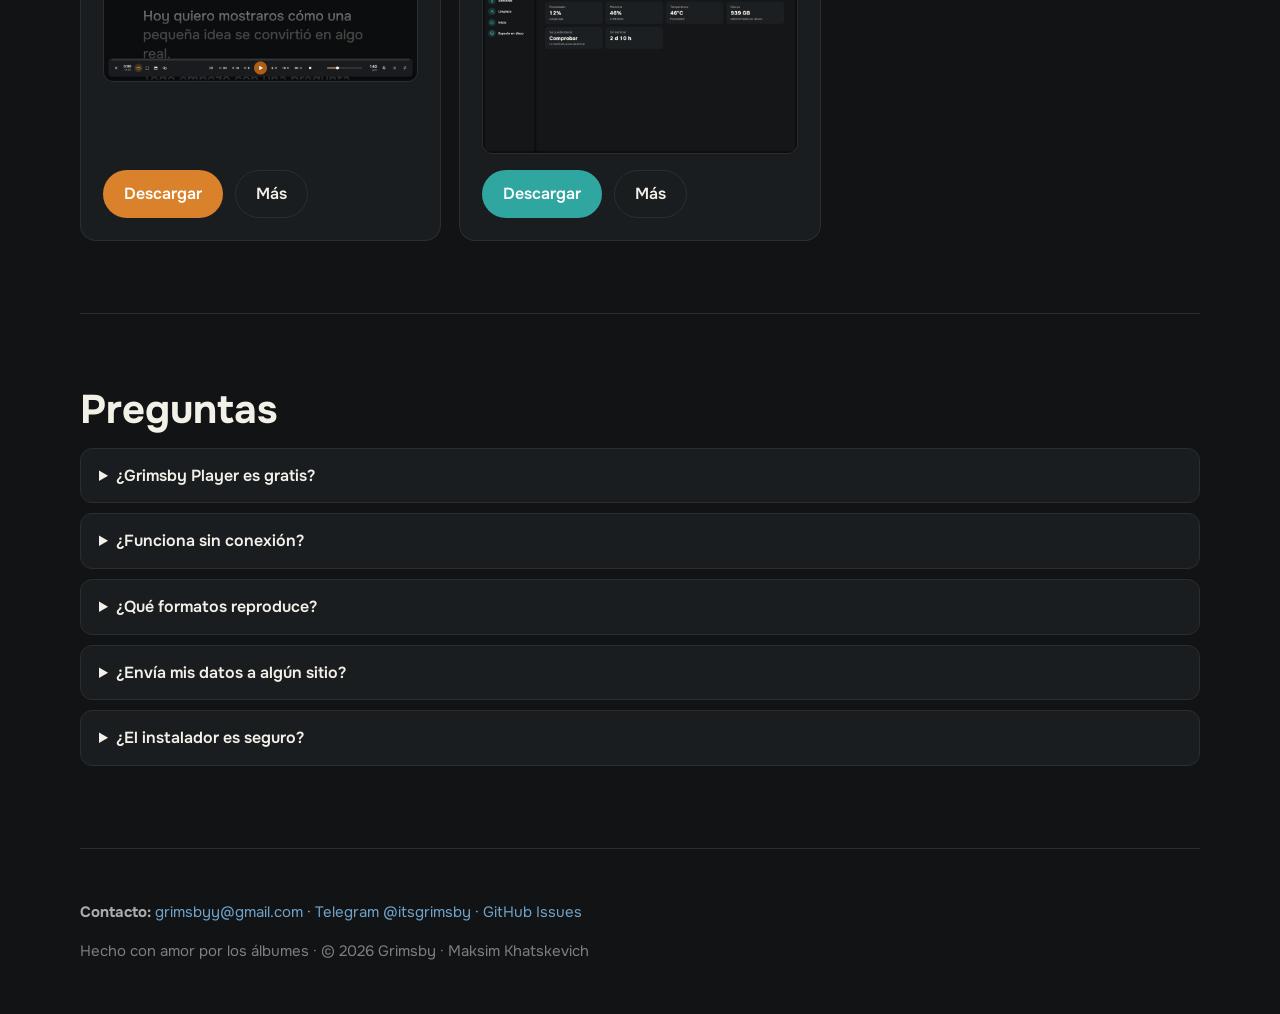
<file: grimsby/es/index.html>
<!doctype html>
<html lang="es">
<head>
  <meta charset="utf-8">
  <meta name="viewport" content="width=device-width, initial-scale=1">
  <title>Grimsby Player — reproductor de música sin conexión para Windows, gratis</title>
  <meta name="description" content="Reproductor gratuito de música y videoclips sin conexión para Windows. Álbumes por año, videoclips, películas de álbum y conciertos junto a cada álbum, estadísticas y resumen del año. Sin cuentas ni anuncios.">
  <link rel="canonical" href="https://maksimkhatskevich.github.io/grimsby/es/">
  <link rel="alternate" hreflang="en" href="https://maksimkhatskevich.github.io/grimsby/">
  <link rel="alternate" hreflang="ru" href="https://maksimkhatskevich.github.io/grimsby/ru/">
  <link rel="alternate" hreflang="es" href="https://maksimkhatskevich.github.io/grimsby/es/">
  <link rel="alternate" hreflang="pt" href="https://maksimkhatskevich.github.io/grimsby/pt/">
  <link rel="alternate" hreflang="de" href="https://maksimkhatskevich.github.io/grimsby/de/">
  <link rel="alternate" hreflang="fr" href="https://maksimkhatskevich.github.io/grimsby/fr/">
  <link rel="alternate" hreflang="zh" href="https://maksimkhatskevich.github.io/grimsby/zh/">
  <link rel="alternate" hreflang="ja" href="https://maksimkhatskevich.github.io/grimsby/ja/">
  <link rel="alternate" hreflang="ko" href="https://maksimkhatskevich.github.io/grimsby/ko/">
  <link rel="alternate" hreflang="x-default" href="https://maksimkhatskevich.github.io/grimsby/">
  <link rel="icon" href="../favicon.png" type="image/png">
  <meta property="og:type" content="website">
  <meta property="og:title" content="Grimsby Player — reproductor de música sin conexión para Windows, gratis">
  <meta property="og:description" content="Reproductor gratuito de música y videoclips sin conexión para Windows. Álbumes por año, videoclips, películas de álbum y conciertos junto a cada álbum, estadísticas y resumen del año. Sin cuentas ni anuncios.">
  <meta property="og:url" content="https://maksimkhatskevich.github.io/grimsby/es/">
  <meta property="og:image" content="https://maksimkhatskevich.github.io/grimsby/assets/og.jpg">
  <meta property="og:locale" content="es">
  <meta name="twitter:card" content="summary_large_image">
  <meta name="theme-color" content="#111314">
  <meta name="google-site-verification" content="Ky7TEh7B9oUZKnGHo9f3iWPh1Lo5fjyv_JRExPzD8pY">
  <meta name="yandex-verification" content="20e8227255f604b7">
  <script type="application/ld+json">{"@context":"https://schema.org","@type":"SoftwareApplication","name":"Grimsby Player","operatingSystem":"Windows 10, Windows 11","applicationCategory":"MultimediaApplication","applicationSubCategory":"Music player","description":"Reproductor gratuito de música y videoclips sin conexión para Windows. Álbumes por año, videoclips, películas de álbum y conciertos junto a cada álbum, estadísticas y resumen del año. Sin cuentas ni anuncios.","inLanguage":["en","ru","es","pt","de","fr","zh","ja","ko"],"url":"https://maksimkhatskevich.github.io/grimsby/es/","downloadUrl":"https://github.com/maksimkhatskevich/grimsby-releases/releases/latest","image":"https://maksimkhatskevich.github.io/grimsby/assets/og.jpg","screenshot":"https://maksimkhatskevich.github.io/grimsby/assets/img/es/home.jpg","offers":{"@type":"Offer","price":"0","priceCurrency":"USD"},"author":{"@type":"Person","name":"Maksim Khatskevich"},"publisher":{"@type":"Organization","name":"Grimsby"}}</script>
  <script type="application/ld+json">{"@context":"https://schema.org","@type":"FAQPage","mainEntity":[{"@type":"Question","name":"¿Grimsby Player es gratis?","acceptedAnswer":{"@type":"Answer","text":"Sí. Gratis, sin anuncios, sin suscripciones y sin cuentas."}},{"@type":"Question","name":"¿Funciona sin conexión?","acceptedAnswer":{"@type":"Answer","text":"Sí. Todo funciona en tu ordenador. Internet solo se usa para actualizaciones y, si quieres, fotos de artistas."}},{"@type":"Question","name":"¿Qué formatos reproduce?","acceptedAnswer":{"@type":"Answer","text":"MP3, FLAC, ALAC, AAC/M4A, OGG, Opus, WAV y videoclips en MP4, MKV y más, incluso códecs poco comunes como AV1 en 4K."}},{"@type":"Question","name":"¿Envía mis datos a algún sitio?","acceptedAnswer":{"@type":"Answer","text":"No. Sin analíticas ni rastreo: tu historial de escucha nunca sale de tu PC."}},{"@type":"Question","name":"¿El instalador es seguro?","acceptedAnswer":{"@type":"Answer","text":"Cada versión de Player se analiza en VirusTotal; el enlace está en la página de GitHub. Windows puede mostrar un aviso porque la app no tiene certificado de pago: pulsa «Más información → Ejecutar de todas formas»."}}]}</script>
  <link rel="stylesheet" href="../assets/site.css">
</head>
<body>
  <header class="top">
    <a class="logo" href="../">Grims<i>by</i></a>
    <nav><a href="#player">Player</a><a href="#apps">Apps</a><a href="#faq">Preguntas</a></nav>
    <details class="lang"><summary>Español</summary><div><a href="../" hreflang="en">English</a><a href="../ru/" hreflang="ru">Русский</a><a href="../es/" hreflang="es" aria-current="page">Español</a><a href="../pt/" hreflang="pt">Português</a><a href="../de/" hreflang="de">Deutsch</a><a href="../fr/" hreflang="fr">Français</a><a href="../zh/" hreflang="zh">中文</a><a href="../ja/" hreflang="ja">日本語</a><a href="../ko/" hreflang="ko">한국어</a></div></details>
  </header>

  <main>
    <section class="hero" id="player">
      <img class="hero-icon" src="../assets/icons/player.png" width="72" height="72" alt="">
      <p class="kicker">Reproductor de música sin conexión para Windows</p>
      <h1>Grimsby <i>Player</i></h1>
      <p class="slogan">El álbum entero. Y todo lo que lo rodea.</p>
      <p class="sub">Videoclips, películas de álbum y conciertos junto a cada álbum, todo desde tu propia biblioteca.</p>
      <div class="btns"><a class="btn big" href="https://github.com/maksimkhatskevich/grimsby-releases/releases/latest">⬇ Descargar para Windows</a><a class="btn ghost big" href="https://github.com/maksimkhatskevich/grimsby-releases/blob/main/README.es.md">Página en GitHub</a></div>
      <ul class="badges"><li>Gratis</li><li>Windows 10 / 11</li><li>9 idiomas</li><li>Sin anuncios ni cuentas</li></ul>
      <img class="hero-shot" src="../assets/img/es/home.jpg" alt="Grimsby Player" width="1440" height="900">
    </section>

    <section class="albums">
      <h2>Álbumes, tal como los concibieron sus artistas</h2>
      <p class="lead">Para Grimsby un álbum es una obra completa, no un montón de pistas. Indica tu carpeta de música y tu colección se convierte en una biblioteca que da gusto recorrer: álbumes por año, páginas de artistas y todo lo que pertenece a un álbum, junto a él.</p>
      <div class="row"><div class="txt"><h3>Álbumes por año</h3><p>Elige un año y verás todo lo que tienes de ese año. La página del álbum toma el color de su portada.</p></div><img loading="lazy" src="../assets/img/es/library-years.jpg" alt="Álbumes por año" width="1440" height="900"></div>
      <div class="row rev"><div class="txt"><h3>Videoclips, películas y conciertos</h3><p>Un video dentro de la carpeta de un álbum se convierte en su videoclip; las películas de álbum y los conciertos están junto a la música.</p></div><img loading="lazy" src="../assets/img/es/video-mini.jpg" alt="Videoclips, películas y conciertos" width="1440" height="900"></div>
      <div class="row"><div class="txt"><h3>Toda la historia del artista</h3><p>Álbumes, videoclips, películas, conciertos y colaboraciones, en una página y en orden.</p></div><img loading="lazy" src="../assets/img/es/artist.jpg" alt="Toda la historia del artista" width="1440" height="900"></div>
      <img class="wide" loading="lazy" src="../assets/img/es/album-fill.jpg" alt="Álbumes por año" width="1440" height="900">
    </section>

    <section class="albums new">
      <div class="row"><div class="txt"><h3>📈 Cronología de álbumes</h3><p>Todos los álbumes de un artista en una línea de tiempo con marcas por año: cuánto pasó entre lanzamientos, la pausa más larga y cuántos días han pasado desde el último álbum. Haz clic en dos álbumes cualesquiera para ver el tiempo entre ellos. Se abre con el botón Cronología en la página del artista o desde el calendario de lanzamientos completo.</p></div><img loading="lazy" src="../assets/img/es/timeline.jpg" alt="📈 Cronología de álbumes" width="1440" height="900"></div>
      <div class="row rev"><div class="txt"><h3>🔎 Búsqueda por género y letras</h3><p>La búsqueda encuentra no solo títulos y artistas, sino también géneros y versos de las letras, de las etiquetas y de los archivos .lrc junto a la pista. Los resultados muestran dónde está la coincidencia. Las mayúsculas no importan, y si una errata no encuentra nada, Grimsby muestra lo más parecido. Los géneros ahora cuentan por separado: «Pop, Hip-Hop» son dos géneros en las estadísticas, en las páginas de género y en el ecualizador.</p></div><img loading="lazy" src="../assets/img/es/search.jpg" alt="🔎 Búsqueda por género y letras" width="1440" height="900"></div>
      <div class="row"><div class="txt"><h3>📅 Calendario de lanzamientos (experimental)</h3><p>Actívalo en Ajustes y en Inicio verás qué álbumes cumplen años hoy —«4 años», «22 años»— y un calendario del mes con portadas en cada día. Las fechas salen de tus etiquetas; si faltan, Grimsby puede buscarlas en internet y, si quieres, guardarlas en los archivos.</p></div><img loading="lazy" src="../assets/img/es/calendar-full.jpg" alt="📅 Calendario de lanzamientos (experimental)" width="1440" height="900"></div>
      <div class="row rev"><div class="txt"><p>¿No te interesan los álbumes? Cambia la biblioteca a Solo pistas en Ajustes: Grimsby se convierte en un reproductor sencillo de pistas, sin páginas de álbum.</p></div><img loading="lazy" src="../assets/img/es/tracks-only.jpg" alt="Solo pistas" width="1440" height="900"></div>
    </section>

    <section class="feats">      <h2>Todo lo que necesita un coleccionista</h2>
      <ul><li>Álbumes por año de lanzamiento y páginas de artista con álbumes, videos, conciertos y colaboraciones</li><li>Videoclips, conciertos y películas de álbum vinculados automáticamente</li><li>Reproducción sin pausas, nivelación de volumen y ecualizador de 10 bandas</li><li>Listas de radio inteligentes que se crean solas</li><li>Estadísticas de escucha y de colección, estadísticas de álbum y resumen del año</li><li>Conversor, buscador de duplicados y revisión de la biblioteca integrados</li></ul>
    </section>


    <section class="apps" id="apps">
      <h2>Las apps de Grimsby</h2>
      <p class="lead">Cinco apps gratuitas con el mismo estilo: música, archivos, etiquetas, teleprompter y salud del PC. Sin cuentas ni anuncios.</p>
      <div class="grid">
      <article class="app" style="--c:#3F7EAC">
        <img class="app-icon" src="../assets/icons/player.png" width="64" height="64" alt="">
        <h3>Grimsby <i>Player</i></h3>
        <p class="tag">Reproductor sin conexión para tu música y videos descargados</p>
        <p>Un reproductor para quienes descargan y coleccionan música. Indica tu carpeta de música y tu colección se convierte en una biblioteca con aspecto de servicio de streaming: álbumes por año, páginas de artistas y videoclips junto a los álbumes. Todo se queda en tu ordenador: sin cuentas, sin suscripciones, sin anuncios.</p>
        <ul><li>Álbumes por año de lanzamiento y páginas de artista con álbumes, videos, conciertos y colaboraciones</li><li>Videoclips, conciertos y películas de álbum vinculados automáticamente</li><li>Reproducción sin pausas, nivelación de volumen y ecualizador de 10 bandas</li><li>Listas de radio inteligentes que se crean solas</li><li>Estadísticas de escucha y de colección, estadísticas de álbum y resumen del año</li><li>Conversor, buscador de duplicados y revisión de la biblioteca integrados</li></ul>
        
        <div class="btns"><a class="btn" href="https://github.com/maksimkhatskevich/grimsby-releases/releases/latest">Descargar</a><a class="btn ghost" href="https://github.com/maksimkhatskevich/grimsby-releases/blob/main/README.es.md">Más</a></div>
      </article>
      <article class="app" style="--c:#C24A4A">
        <img class="app-icon" src="../assets/icons/converter.png" width="64" height="64" alt="">
        <h3>Grimsby <i>Converter</i></h3>
        <p class="tag">Video, audio, fotos y documentos, convertidos sin conexión</p>
        <p>Un conversor de archivos que funciona en tu propio ordenador. Arrastra archivos y carpetas enteras mezclados: se ordenan en grupos, cada grupo con su formato y calidad, y todo se convierte con un botón. No se sube nada a ningún sitio.</p>
        <ul><li>Video, audio, fotos, documentos, hojas de cálculo y presentaciones en una sola ventana</li><li>Carpetas enteras de una vez, ordenadas en grupos automáticamente</li><li>Modo rápido: de MOV a MP4 en segundos sin perder calidad</li><li>Decenas de formatos: desde audio DSD y audiolibros M4B hasta PSD de Photoshop y Keynote</li><li>Los originales no se tocan; sin límites de tamaño ni marcas de agua</li><li>Varios archivos a la vez, tantos como aguante tu procesador</li></ul>
        <img class="shot" loading="lazy" src="../assets/img/es/converter.jpg" alt="Grimsby Converter" width="960" height="600">
        <div class="btns"><a class="btn" href="https://github.com/maksimkhatskevich/grimsby-converter/releases/latest">Descargar</a><a class="btn ghost" href="https://github.com/maksimkhatskevich/grimsby-converter/blob/main/README.es.md">Más</a></div>
      </article>
      <article class="app" style="--c:#3FAC59">
        <img class="app-icon" src="../assets/icons/tagger.png" width="64" height="64" alt="">
        <h3>Grimsby <i>Tagger</i></h3>
        <p class="tag">Editor de etiquetas por lotes: álbumes, portadas, nombres de archivo</p>
        <p>Un editor de etiquetas para tu biblioteca musical que trabaja por álbumes, no archivo por archivo. Indica una carpeta: agrupa los archivos en álbumes, muestra cada uno como una tarjeta con su portada y resalta lo que está mal. Arréglalo todo y guárdalo con un botón.</p>
        <ul><li>Los álbumes se ordenan solos: discos, ediciones y archivos sueltos</li><li>Problemas a la vista: campos vacíos, valores mezclados, portadas que faltan, codificación rota</li><li>Arreglos en un clic a partir de nombres de archivos y carpetas</li><li>Busca el álbum en internet y empareja sus pistas con tus archivos</li><li>Renombra archivos y carpetas con una plantilla, con opción de deshacer</li><li>También videos: MP4, MKV, MOV y más — etiquetas y portadas, sin recodificar</li></ul>
        <img class="shot" loading="lazy" src="../assets/img/es/tagger.jpg" alt="Grimsby Tagger" width="960" height="600">
        <div class="btns"><a class="btn" href="https://github.com/maksimkhatskevich/grimsby-tagger/releases/latest">Descargar</a><a class="btn ghost" href="https://github.com/maksimkhatskevich/grimsby-tagger/blob/main/README.es.md">Más</a></div>
      </article>
      <article class="app" style="--c:#D9822B">
        <img class="app-icon" src="../assets/icons/prompter.png" width="64" height="64" alt="">
        <h3>Grimsby <i>Prompter</i></h3>
        <p class="tag">Un teleprompter sencillo que sigue tu voz</p>
        <p>Un teleprompter que sigue siendo sencillo. Pega o abre tu texto, pulsa iniciar y lee: se desplaza con suavidad a tu ritmo o sigue tu voz en tu propio ordenador. Tus textos se quedan contigo: sin cuentas, sin anuncios.</p>
        <ul><li>Desplazamiento suave, con velocidad que puedes cambiar mientras lees</li><li>Seguimiento de voz en 9 idiomas, sin conexión tras descargar el modelo una vez</li><li>Salta atrás o adelante por segundos; modos por línea, párrafo y página</li><li>Sobre todas las ventanas, en un segundo monitor, a pantalla completa o en espejo para cristal</li><li>Biblioteca de textos con carpetas; abre txt, md, rtf, docx y pdf</li><li>Fuentes, colores, línea de lectura, estilos listos y atajos propios</li></ul>
        <img class="shot" loading="lazy" src="../assets/img/es/prompter.jpg" alt="Grimsby Prompter" width="960" height="600">
        <div class="btns"><a class="btn" href="https://github.com/maksimkhatskevich/grimsby-prompter/releases/latest">Descargar</a><a class="btn ghost" href="https://github.com/maksimkhatskevich/grimsby-prompter/blob/main/README.es.md">Más</a></div>
      </article>
      <article class="app" style="--c:#2FA6A0">
        <img class="app-icon" src="../assets/icons/helper.png" width="64" height="64" alt="">
        <h3>Grimsby <i>Helper</i></h3>
        <p class="tag">El estado de tu PC de un vistazo: procesos, temperaturas, limpieza</p>
        <p>Un ayudante que cuida tu PC. De un vistazo ves si todo va bien y qué hacer si no: qué está cargando el ordenador, cuánto se calientan los componentes y cuánto espacio se puede liberar. La limpieza siempre muestra primero lo encontrado, y no se borra nada hasta que pulsas el botón.</p>
        <ul><li>Una valoración sencilla en la pantalla de inicio, con motivos y qué hacer</li><li>Procesos y gráficos: qué está cargando tu ordenador ahora mismo</li><li>Temperaturas, sensores y salud de los discos, con historial guardado en tu ordenador</li><li>Limpieza de archivos temporales y caché: primero lo ves todo, luego eliges</li><li>Lista de inicio y un mapa de lo que ocupa espacio en disco</li><li>Icono en la bandeja con avisos de sobrecalentamiento, poco espacio y poca memoria</li></ul>
        <img class="shot" loading="lazy" src="../assets/img/es/helper.jpg" alt="Grimsby Helper" width="960" height="600">
        <div class="btns"><a class="btn" href="https://github.com/maksimkhatskevich/grimsby-helper/releases/latest">Descargar</a><a class="btn ghost" href="https://github.com/maksimkhatskevich/grimsby-helper/blob/main/README.es.md">Más</a></div>
      </article>
      </div>
    </section>

    <section class="faq" id="faq">
      <h2>Preguntas</h2>
      <details><summary>¿Grimsby Player es gratis?</summary><p>Sí. Gratis, sin anuncios, sin suscripciones y sin cuentas.</p></details>
      <details><summary>¿Funciona sin conexión?</summary><p>Sí. Todo funciona en tu ordenador. Internet solo se usa para actualizaciones y, si quieres, fotos de artistas.</p></details>
      <details><summary>¿Qué formatos reproduce?</summary><p>MP3, FLAC, ALAC, AAC/M4A, OGG, Opus, WAV y videoclips en MP4, MKV y más, incluso códecs poco comunes como AV1 en 4K.</p></details>
      <details><summary>¿Envía mis datos a algún sitio?</summary><p>No. Sin analíticas ni rastreo: tu historial de escucha nunca sale de tu PC.</p></details>
      <details><summary>¿El instalador es seguro?</summary><p>Cada versión de Player se analiza en VirusTotal; el enlace está en la página de GitHub. Windows puede mostrar un aviso porque la app no tiene certificado de pago: pulsa «Más información → Ejecutar de todas formas».</p></details>
    </section>
  </main>

  <footer>
    <p><b>Contacto:</b> <a href="mailto:grimsbyy@gmail.com">grimsbyy@gmail.com</a> · <a href="https://t.me/itsgrimsby">Telegram @itsgrimsby</a> · <a href="https://github.com/maksimkhatskevich/grimsby-releases/issues">GitHub Issues</a></p>
    <p class="dim">Hecho con amor por los álbumes · © 2026 Grimsby · Maksim Khatskevich</p>
  </footer>
</body>
</html>
</file>
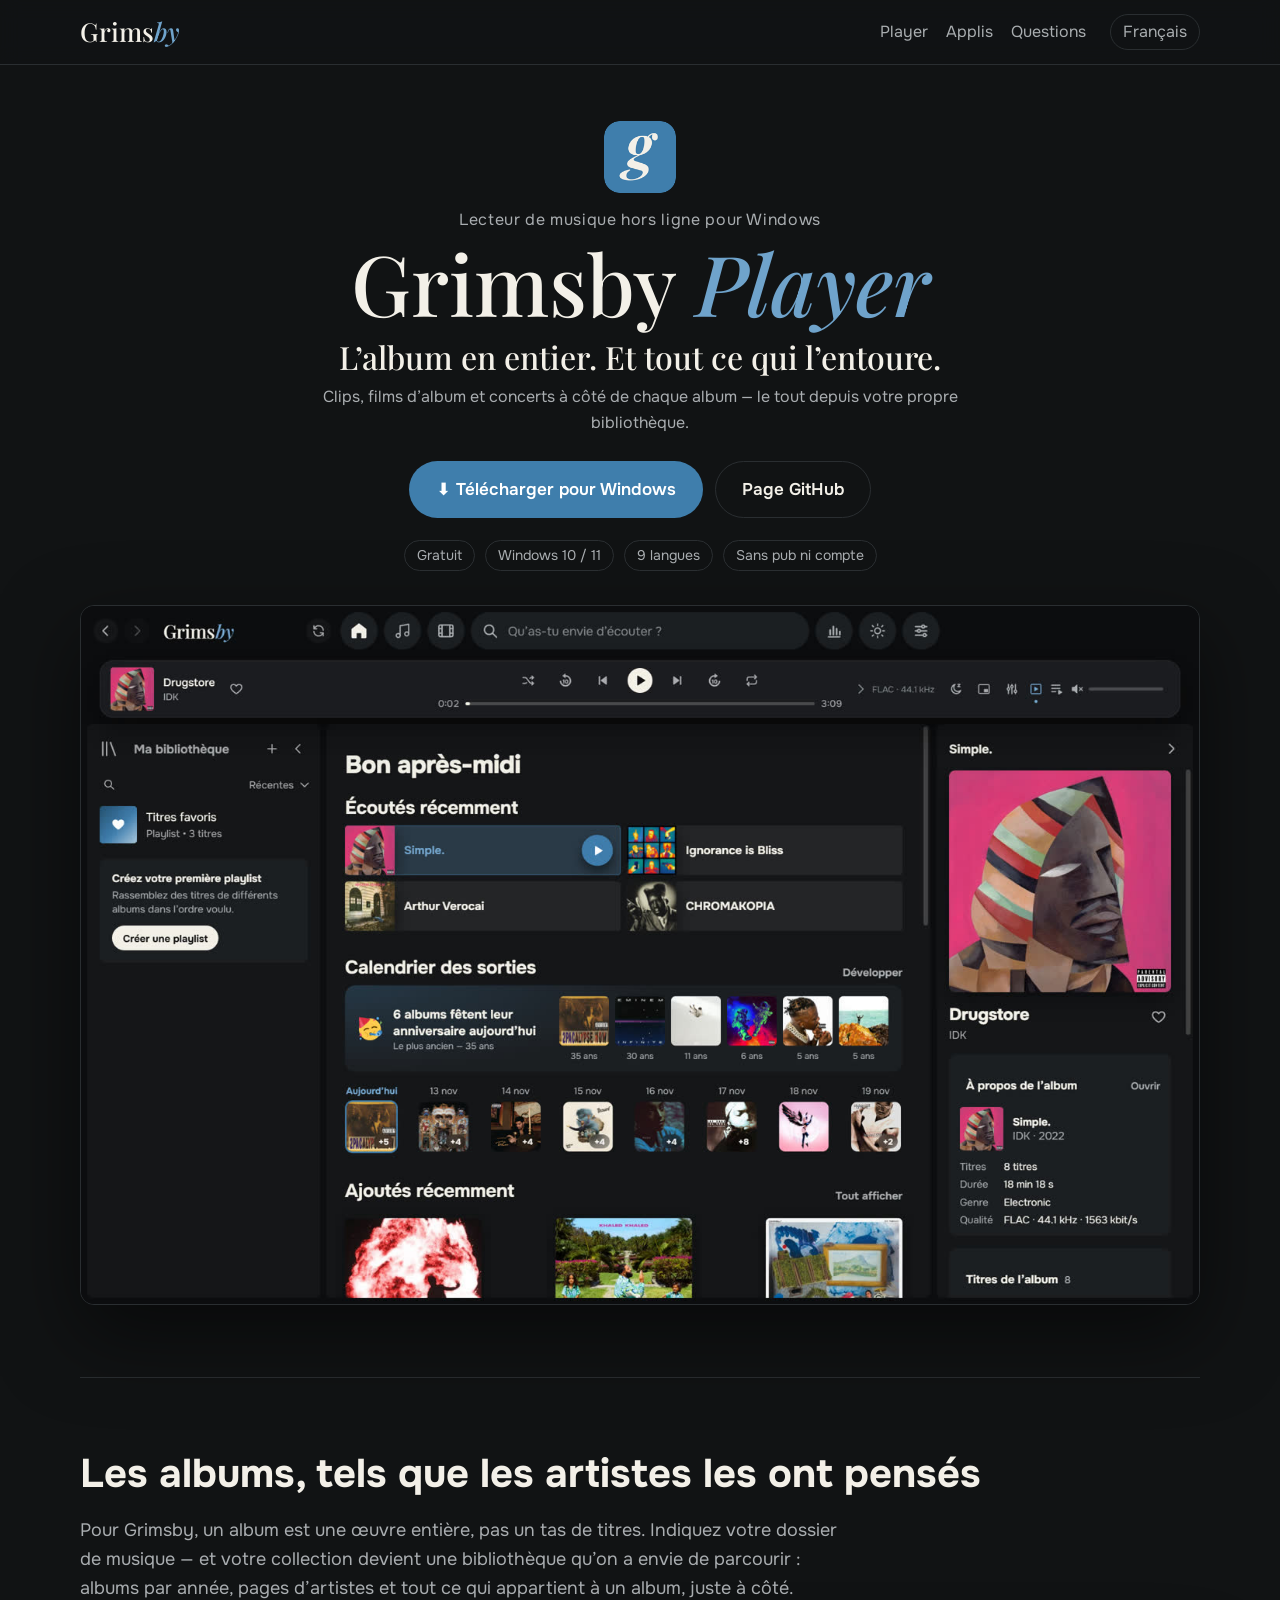
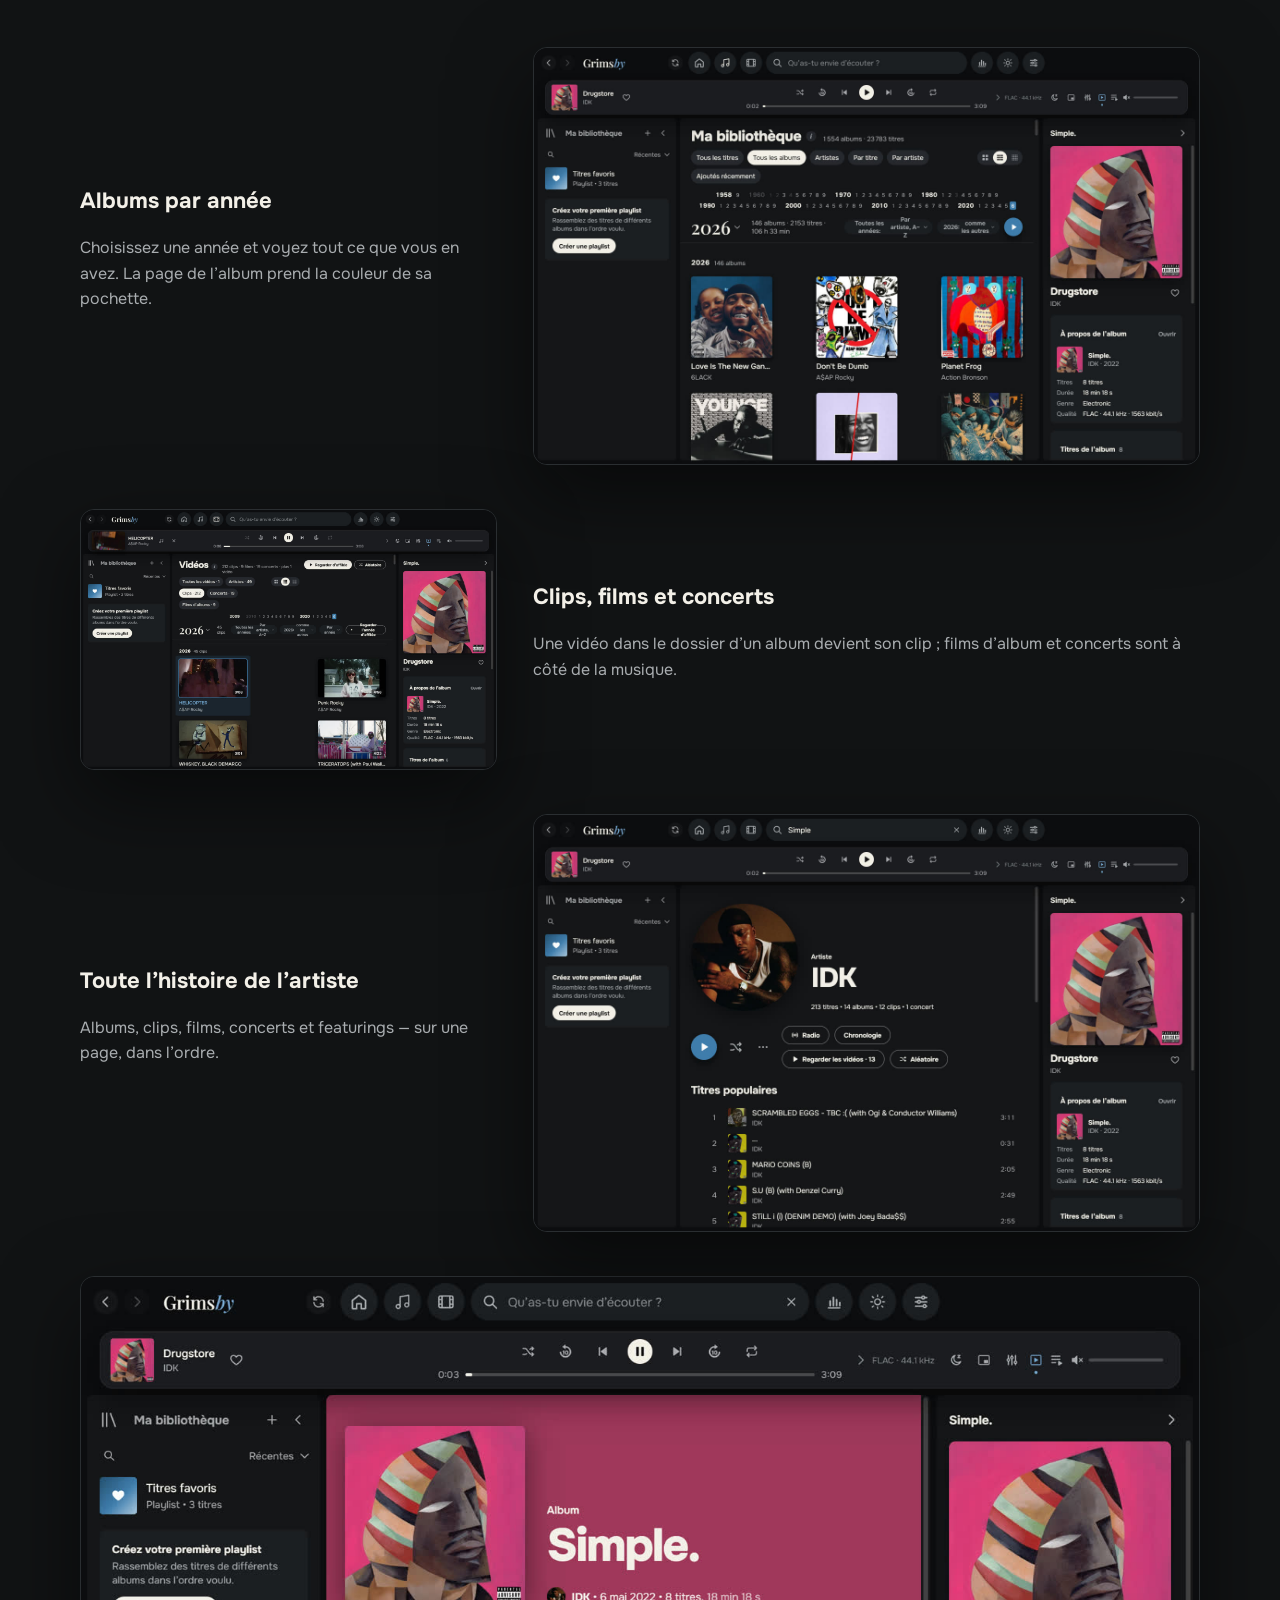
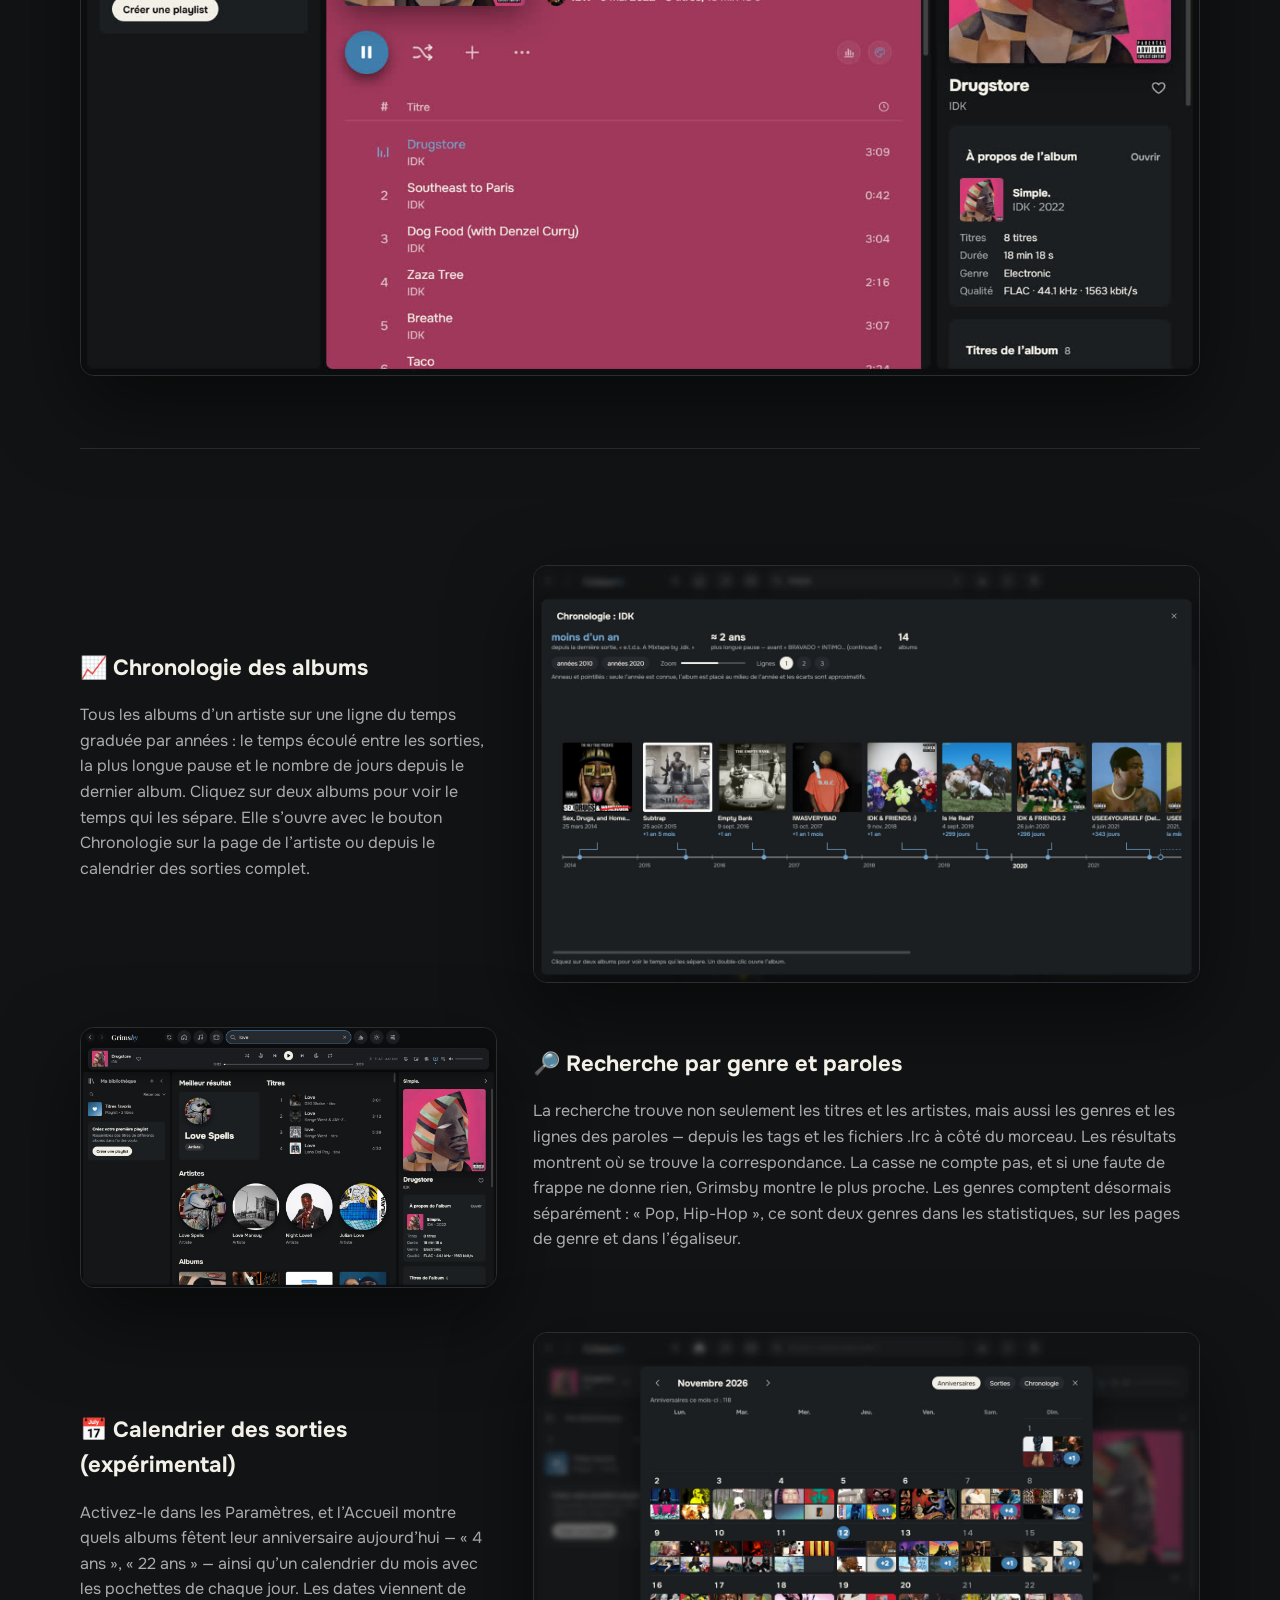
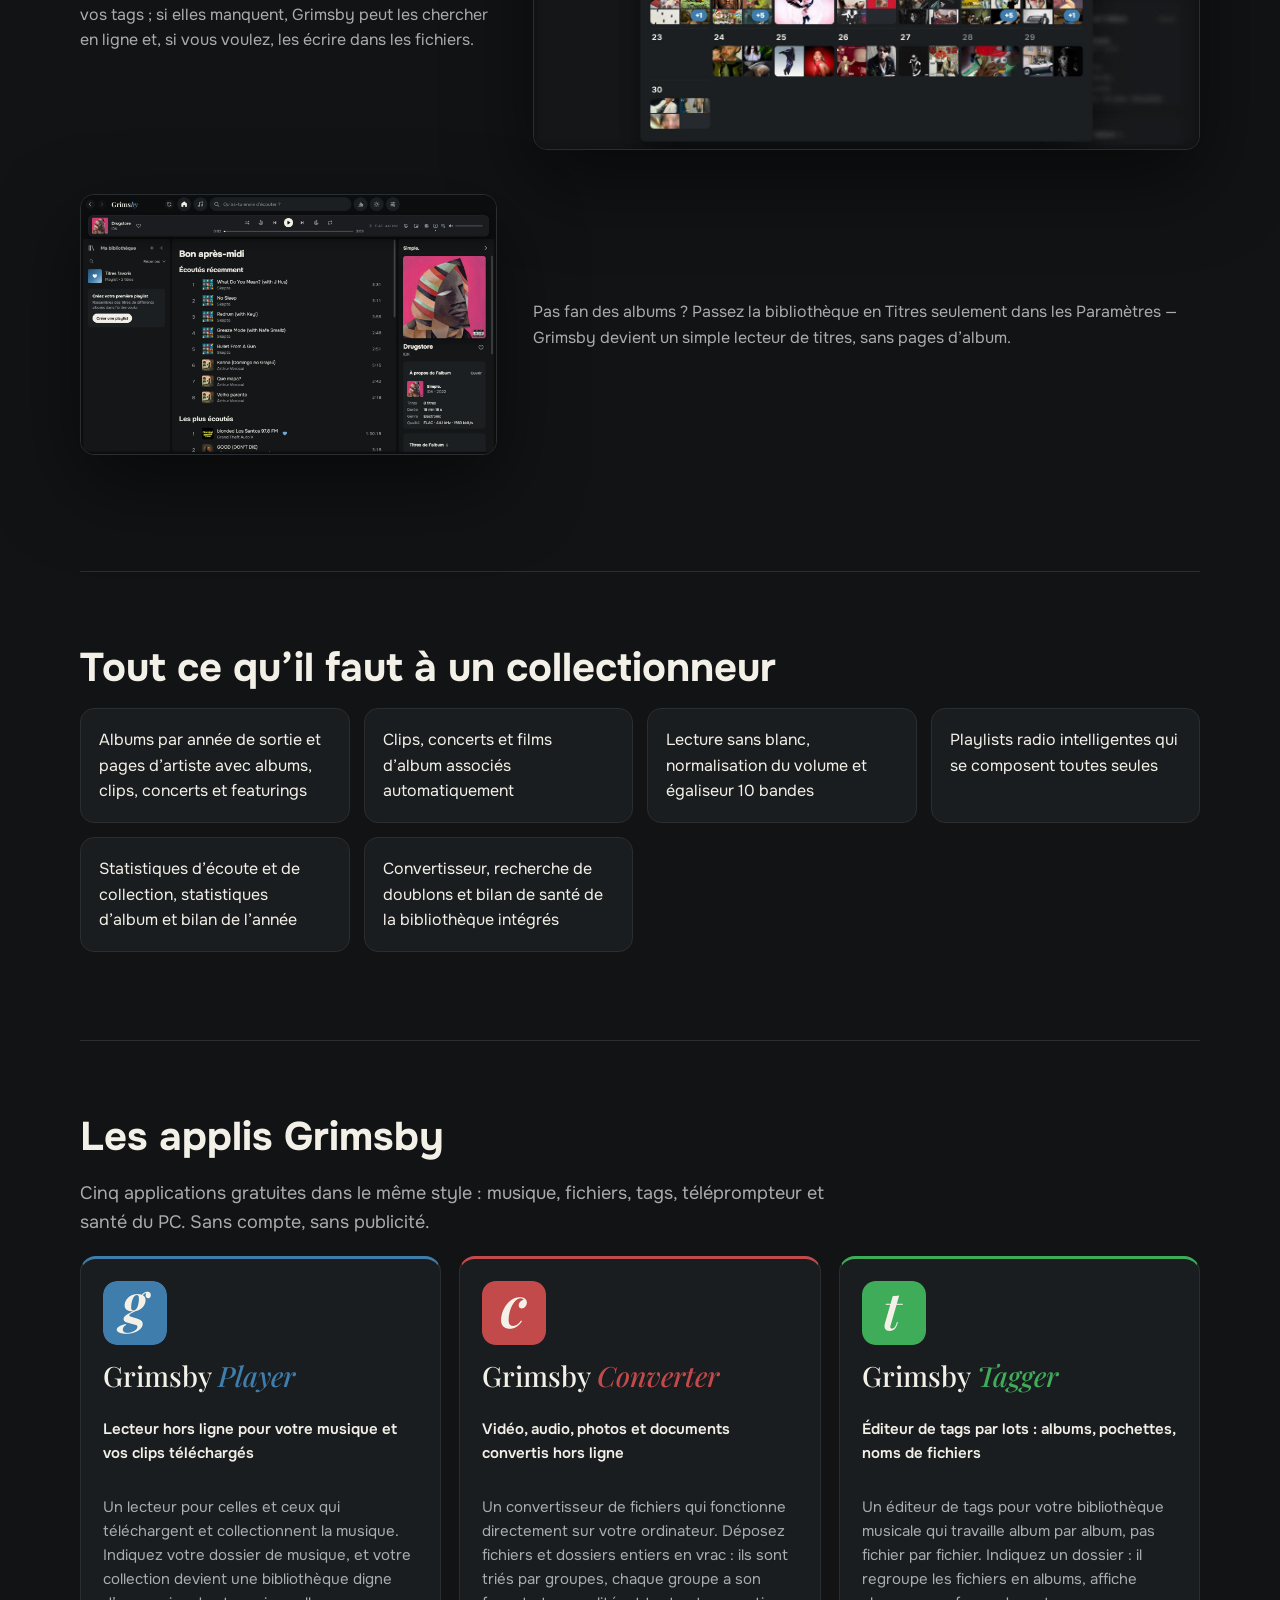
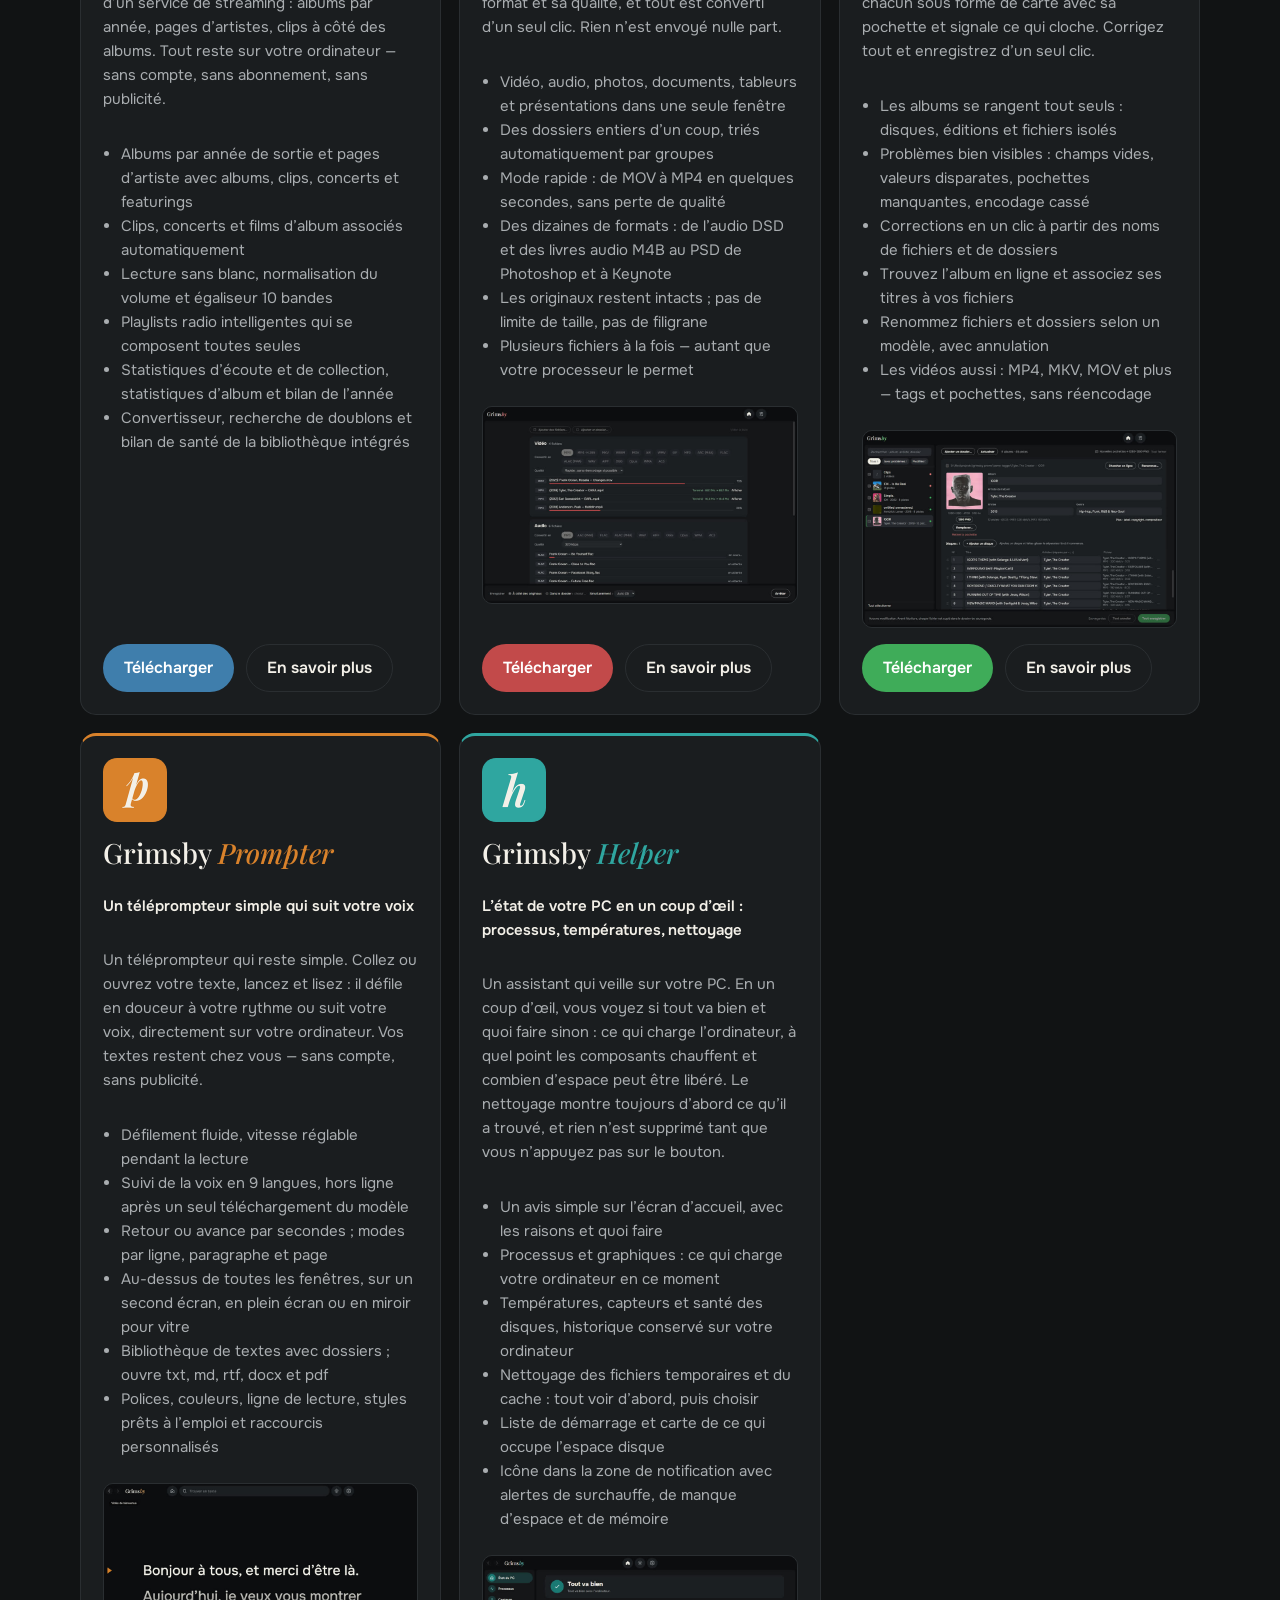
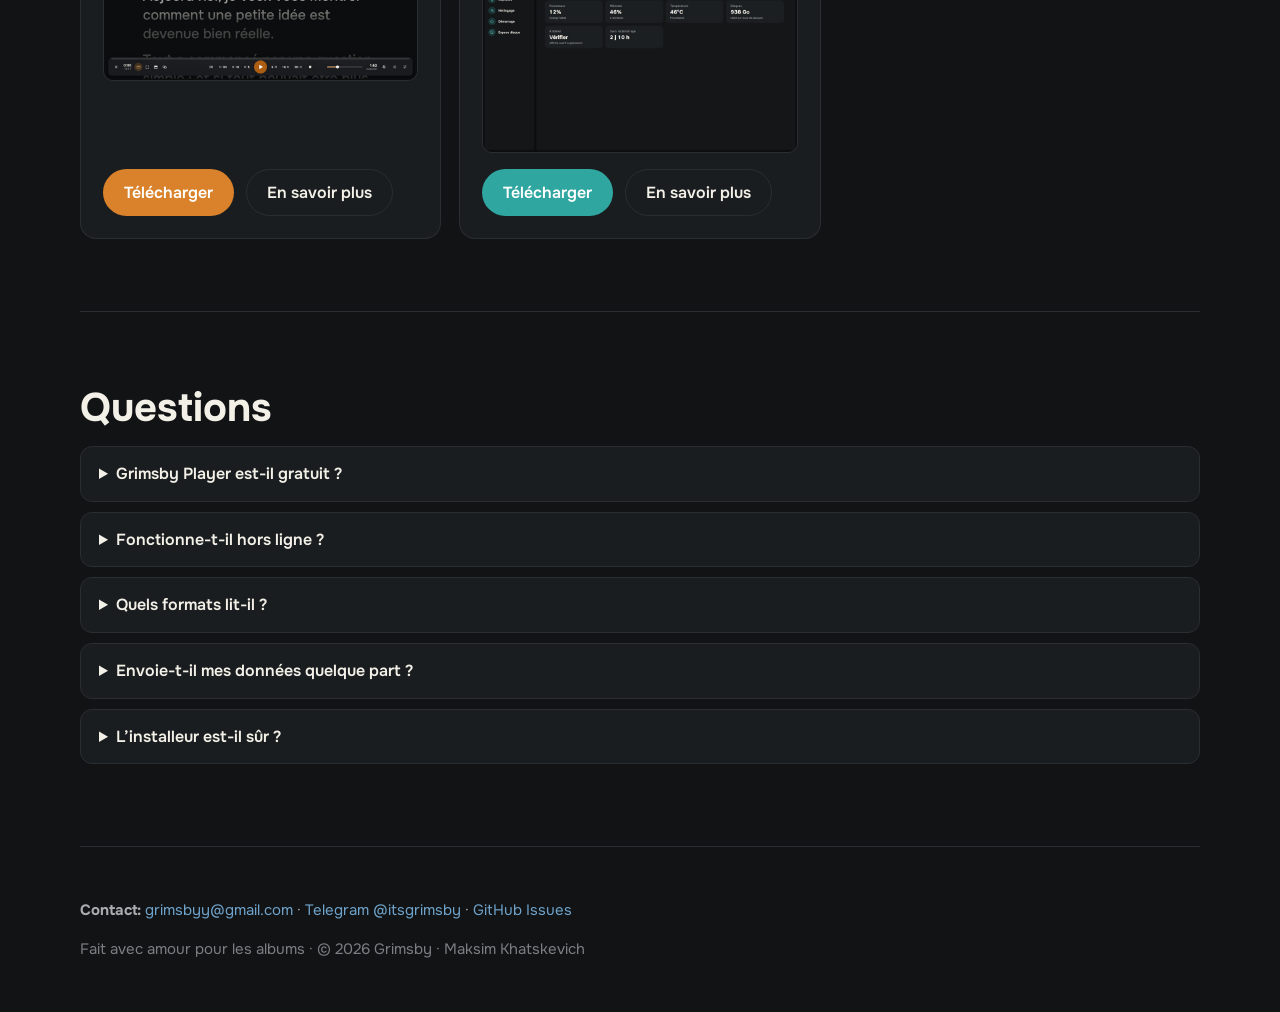
<file: grimsby/fr/index.html>
<!doctype html>
<html lang="fr">
<head>
  <meta charset="utf-8">
  <meta name="viewport" content="width=device-width, initial-scale=1">
  <title>Grimsby Player — lecteur de musique hors ligne gratuit pour Windows</title>
  <meta name="description" content="Lecteur gratuit de musique et de clips hors ligne pour Windows. Albums par année, clips, films d’album et concerts à côté de chaque album, statistiques et bilan de l’année. Sans compte ni publicité.">
  <link rel="canonical" href="https://maksimkhatskevich.github.io/grimsby/fr/">
  <link rel="alternate" hreflang="en" href="https://maksimkhatskevich.github.io/grimsby/">
  <link rel="alternate" hreflang="ru" href="https://maksimkhatskevich.github.io/grimsby/ru/">
  <link rel="alternate" hreflang="es" href="https://maksimkhatskevich.github.io/grimsby/es/">
  <link rel="alternate" hreflang="pt" href="https://maksimkhatskevich.github.io/grimsby/pt/">
  <link rel="alternate" hreflang="de" href="https://maksimkhatskevich.github.io/grimsby/de/">
  <link rel="alternate" hreflang="fr" href="https://maksimkhatskevich.github.io/grimsby/fr/">
  <link rel="alternate" hreflang="zh" href="https://maksimkhatskevich.github.io/grimsby/zh/">
  <link rel="alternate" hreflang="ja" href="https://maksimkhatskevich.github.io/grimsby/ja/">
  <link rel="alternate" hreflang="ko" href="https://maksimkhatskevich.github.io/grimsby/ko/">
  <link rel="alternate" hreflang="x-default" href="https://maksimkhatskevich.github.io/grimsby/">
  <link rel="icon" href="../favicon.png" type="image/png">
  <meta property="og:type" content="website">
  <meta property="og:title" content="Grimsby Player — lecteur de musique hors ligne gratuit pour Windows">
  <meta property="og:description" content="Lecteur gratuit de musique et de clips hors ligne pour Windows. Albums par année, clips, films d’album et concerts à côté de chaque album, statistiques et bilan de l’année. Sans compte ni publicité.">
  <meta property="og:url" content="https://maksimkhatskevich.github.io/grimsby/fr/">
  <meta property="og:image" content="https://maksimkhatskevich.github.io/grimsby/assets/og.jpg">
  <meta property="og:locale" content="fr">
  <meta name="twitter:card" content="summary_large_image">
  <meta name="theme-color" content="#111314">
  <meta name="google-site-verification" content="Ky7TEh7B9oUZKnGHo9f3iWPh1Lo5fjyv_JRExPzD8pY">
  <meta name="yandex-verification" content="20e8227255f604b7">
  <script type="application/ld+json">{"@context":"https://schema.org","@type":"SoftwareApplication","name":"Grimsby Player","operatingSystem":"Windows 10, Windows 11","applicationCategory":"MultimediaApplication","applicationSubCategory":"Music player","description":"Lecteur gratuit de musique et de clips hors ligne pour Windows. Albums par année, clips, films d’album et concerts à côté de chaque album, statistiques et bilan de l’année. Sans compte ni publicité.","inLanguage":["en","ru","es","pt","de","fr","zh","ja","ko"],"url":"https://maksimkhatskevich.github.io/grimsby/fr/","downloadUrl":"https://github.com/maksimkhatskevich/grimsby-releases/releases/latest","image":"https://maksimkhatskevich.github.io/grimsby/assets/og.jpg","screenshot":"https://maksimkhatskevich.github.io/grimsby/assets/img/fr/home.jpg","offers":{"@type":"Offer","price":"0","priceCurrency":"USD"},"author":{"@type":"Person","name":"Maksim Khatskevich"},"publisher":{"@type":"Organization","name":"Grimsby"}}</script>
  <script type="application/ld+json">{"@context":"https://schema.org","@type":"FAQPage","mainEntity":[{"@type":"Question","name":"Grimsby Player est-il gratuit ?","acceptedAnswer":{"@type":"Answer","text":"Oui. Gratuit, sans publicité, sans abonnement et sans compte."}},{"@type":"Question","name":"Fonctionne-t-il hors ligne ?","acceptedAnswer":{"@type":"Answer","text":"Oui. Tout fonctionne sur votre ordinateur. Internet ne sert qu’aux mises à jour et, si vous voulez, aux photos d’artistes."}},{"@type":"Question","name":"Quels formats lit-il ?","acceptedAnswer":{"@type":"Answer","text":"MP3, FLAC, ALAC, AAC/M4A, OGG, Opus, WAV et clips en MP4, MKV et plus — même des codecs rares comme l’AV1 en 4K."}},{"@type":"Question","name":"Envoie-t-il mes données quelque part ?","acceptedAnswer":{"@type":"Answer","text":"Non. Ni statistiques ni pistage : votre historique d’écoute ne quitte jamais votre PC."}},{"@type":"Question","name":"L’installeur est-il sûr ?","acceptedAnswer":{"@type":"Answer","text":"Chaque version de Player est vérifiée sur VirusTotal — le lien est sur la page GitHub. Windows peut afficher un avertissement car l’appli n’a pas de certificat payant : cliquez sur « Informations complémentaires → Exécuter quand même »."}}]}</script>
  <link rel="stylesheet" href="../assets/site.css">
</head>
<body>
  <header class="top">
    <a class="logo" href="../">Grims<i>by</i></a>
    <nav><a href="#player">Player</a><a href="#apps">Applis</a><a href="#faq">Questions</a></nav>
    <details class="lang"><summary>Français</summary><div><a href="../" hreflang="en">English</a><a href="../ru/" hreflang="ru">Русский</a><a href="../es/" hreflang="es">Español</a><a href="../pt/" hreflang="pt">Português</a><a href="../de/" hreflang="de">Deutsch</a><a href="../fr/" hreflang="fr" aria-current="page">Français</a><a href="../zh/" hreflang="zh">中文</a><a href="../ja/" hreflang="ja">日本語</a><a href="../ko/" hreflang="ko">한국어</a></div></details>
  </header>

  <main>
    <section class="hero" id="player">
      <img class="hero-icon" src="../assets/icons/player.png" width="72" height="72" alt="">
      <p class="kicker">Lecteur de musique hors ligne pour Windows</p>
      <h1>Grimsby <i>Player</i></h1>
      <p class="slogan">L’album en entier. Et tout ce qui l’entoure.</p>
      <p class="sub">Clips, films d’album et concerts à côté de chaque album — le tout depuis votre propre bibliothèque.</p>
      <div class="btns"><a class="btn big" href="https://github.com/maksimkhatskevich/grimsby-releases/releases/latest">⬇ Télécharger pour Windows</a><a class="btn ghost big" href="https://github.com/maksimkhatskevich/grimsby-releases/blob/main/README.fr.md">Page GitHub</a></div>
      <ul class="badges"><li>Gratuit</li><li>Windows 10 / 11</li><li>9 langues</li><li>Sans pub ni compte</li></ul>
      <img class="hero-shot" src="../assets/img/fr/home.jpg" alt="Grimsby Player" width="1440" height="900">
    </section>

    <section class="albums">
      <h2>Les albums, tels que les artistes les ont pensés</h2>
      <p class="lead">Pour Grimsby, un album est une œuvre entière, pas un tas de titres. Indiquez votre dossier de musique — et votre collection devient une bibliothèque qu’on a envie de parcourir : albums par année, pages d’artistes et tout ce qui appartient à un album, juste à côté.</p>
      <div class="row"><div class="txt"><h3>Albums par année</h3><p>Choisissez une année et voyez tout ce que vous en avez. La page de l’album prend la couleur de sa pochette.</p></div><img loading="lazy" src="../assets/img/fr/library-years.jpg" alt="Albums par année" width="1440" height="900"></div>
      <div class="row rev"><div class="txt"><h3>Clips, films et concerts</h3><p>Une vidéo dans le dossier d’un album devient son clip ; films d’album et concerts sont à côté de la musique.</p></div><img loading="lazy" src="../assets/img/fr/video-mini.jpg" alt="Clips, films et concerts" width="1440" height="900"></div>
      <div class="row"><div class="txt"><h3>Toute l’histoire de l’artiste</h3><p>Albums, clips, films, concerts et featurings — sur une page, dans l’ordre.</p></div><img loading="lazy" src="../assets/img/fr/artist.jpg" alt="Toute l’histoire de l’artiste" width="1440" height="900"></div>
      <img class="wide" loading="lazy" src="../assets/img/fr/album-fill.jpg" alt="Albums par année" width="1440" height="900">
    </section>

    <section class="albums new">
      <div class="row"><div class="txt"><h3>📈 Chronologie des albums</h3><p>Tous les albums d’un artiste sur une ligne du temps graduée par années : le temps écoulé entre les sorties, la plus longue pause et le nombre de jours depuis le dernier album. Cliquez sur deux albums pour voir le temps qui les sépare. Elle s’ouvre avec le bouton Chronologie sur la page de l’artiste ou depuis le calendrier des sorties complet.</p></div><img loading="lazy" src="../assets/img/fr/timeline.jpg" alt="📈 Chronologie des albums" width="1440" height="900"></div>
      <div class="row rev"><div class="txt"><h3>🔎 Recherche par genre et paroles</h3><p>La recherche trouve non seulement les titres et les artistes, mais aussi les genres et les lignes des paroles — depuis les tags et les fichiers .lrc à côté du morceau. Les résultats montrent où se trouve la correspondance. La casse ne compte pas, et si une faute de frappe ne donne rien, Grimsby montre le plus proche. Les genres comptent désormais séparément : « Pop, Hip-Hop », ce sont deux genres dans les statistiques, sur les pages de genre et dans l’égaliseur.</p></div><img loading="lazy" src="../assets/img/fr/search.jpg" alt="🔎 Recherche par genre et paroles" width="1440" height="900"></div>
      <div class="row"><div class="txt"><h3>📅 Calendrier des sorties (expérimental)</h3><p>Activez-le dans les Paramètres, et l’Accueil montre quels albums fêtent leur anniversaire aujourd’hui — « 4 ans », « 22 ans » — ainsi qu’un calendrier du mois avec les pochettes de chaque jour. Les dates viennent de vos tags ; si elles manquent, Grimsby peut les chercher en ligne et, si vous voulez, les écrire dans les fichiers.</p></div><img loading="lazy" src="../assets/img/fr/calendar-full.jpg" alt="📅 Calendrier des sorties (expérimental)" width="1440" height="900"></div>
      <div class="row rev"><div class="txt"><p>Pas fan des albums ? Passez la bibliothèque en Titres seulement dans les Paramètres — Grimsby devient un simple lecteur de titres, sans pages d’album.</p></div><img loading="lazy" src="../assets/img/fr/tracks-only.jpg" alt="Titres seulement" width="1440" height="900"></div>
    </section>

    <section class="feats">      <h2>Tout ce qu’il faut à un collectionneur</h2>
      <ul><li>Albums par année de sortie et pages d’artiste avec albums, clips, concerts et featurings</li><li>Clips, concerts et films d’album associés automatiquement</li><li>Lecture sans blanc, normalisation du volume et égaliseur 10 bandes</li><li>Playlists radio intelligentes qui se composent toutes seules</li><li>Statistiques d’écoute et de collection, statistiques d’album et bilan de l’année</li><li>Convertisseur, recherche de doublons et bilan de santé de la bibliothèque intégrés</li></ul>
    </section>


    <section class="apps" id="apps">
      <h2>Les applis Grimsby</h2>
      <p class="lead">Cinq applications gratuites dans le même style : musique, fichiers, tags, téléprompteur et santé du PC. Sans compte, sans publicité.</p>
      <div class="grid">
      <article class="app" style="--c:#3F7EAC">
        <img class="app-icon" src="../assets/icons/player.png" width="64" height="64" alt="">
        <h3>Grimsby <i>Player</i></h3>
        <p class="tag">Lecteur hors ligne pour votre musique et vos clips téléchargés</p>
        <p>Un lecteur pour celles et ceux qui téléchargent et collectionnent la musique. Indiquez votre dossier de musique, et votre collection devient une bibliothèque digne d’un service de streaming : albums par année, pages d’artistes, clips à côté des albums. Tout reste sur votre ordinateur — sans compte, sans abonnement, sans publicité.</p>
        <ul><li>Albums par année de sortie et pages d’artiste avec albums, clips, concerts et featurings</li><li>Clips, concerts et films d’album associés automatiquement</li><li>Lecture sans blanc, normalisation du volume et égaliseur 10 bandes</li><li>Playlists radio intelligentes qui se composent toutes seules</li><li>Statistiques d’écoute et de collection, statistiques d’album et bilan de l’année</li><li>Convertisseur, recherche de doublons et bilan de santé de la bibliothèque intégrés</li></ul>
        
        <div class="btns"><a class="btn" href="https://github.com/maksimkhatskevich/grimsby-releases/releases/latest">Télécharger</a><a class="btn ghost" href="https://github.com/maksimkhatskevich/grimsby-releases/blob/main/README.fr.md">En savoir plus</a></div>
      </article>
      <article class="app" style="--c:#C24A4A">
        <img class="app-icon" src="../assets/icons/converter.png" width="64" height="64" alt="">
        <h3>Grimsby <i>Converter</i></h3>
        <p class="tag">Vidéo, audio, photos et documents convertis hors ligne</p>
        <p>Un convertisseur de fichiers qui fonctionne directement sur votre ordinateur. Déposez fichiers et dossiers entiers en vrac : ils sont triés par groupes, chaque groupe a son format et sa qualité, et tout est converti d’un seul clic. Rien n’est envoyé nulle part.</p>
        <ul><li>Vidéo, audio, photos, documents, tableurs et présentations dans une seule fenêtre</li><li>Des dossiers entiers d’un coup, triés automatiquement par groupes</li><li>Mode rapide : de MOV à MP4 en quelques secondes, sans perte de qualité</li><li>Des dizaines de formats : de l’audio DSD et des livres audio M4B au PSD de Photoshop et à Keynote</li><li>Les originaux restent intacts ; pas de limite de taille, pas de filigrane</li><li>Plusieurs fichiers à la fois — autant que votre processeur le permet</li></ul>
        <img class="shot" loading="lazy" src="../assets/img/fr/converter.jpg" alt="Grimsby Converter" width="960" height="600">
        <div class="btns"><a class="btn" href="https://github.com/maksimkhatskevich/grimsby-converter/releases/latest">Télécharger</a><a class="btn ghost" href="https://github.com/maksimkhatskevich/grimsby-converter/blob/main/README.fr.md">En savoir plus</a></div>
      </article>
      <article class="app" style="--c:#3FAC59">
        <img class="app-icon" src="../assets/icons/tagger.png" width="64" height="64" alt="">
        <h3>Grimsby <i>Tagger</i></h3>
        <p class="tag">Éditeur de tags par lots : albums, pochettes, noms de fichiers</p>
        <p>Un éditeur de tags pour votre bibliothèque musicale qui travaille album par album, pas fichier par fichier. Indiquez un dossier : il regroupe les fichiers en albums, affiche chacun sous forme de carte avec sa pochette et signale ce qui cloche. Corrigez tout et enregistrez d’un seul clic.</p>
        <ul><li>Les albums se rangent tout seuls : disques, éditions et fichiers isolés</li><li>Problèmes bien visibles : champs vides, valeurs disparates, pochettes manquantes, encodage cassé</li><li>Corrections en un clic à partir des noms de fichiers et de dossiers</li><li>Trouvez l’album en ligne et associez ses titres à vos fichiers</li><li>Renommez fichiers et dossiers selon un modèle, avec annulation</li><li>Les vidéos aussi : MP4, MKV, MOV et plus — tags et pochettes, sans réencodage</li></ul>
        <img class="shot" loading="lazy" src="../assets/img/fr/tagger.jpg" alt="Grimsby Tagger" width="960" height="600">
        <div class="btns"><a class="btn" href="https://github.com/maksimkhatskevich/grimsby-tagger/releases/latest">Télécharger</a><a class="btn ghost" href="https://github.com/maksimkhatskevich/grimsby-tagger/blob/main/README.fr.md">En savoir plus</a></div>
      </article>
      <article class="app" style="--c:#D9822B">
        <img class="app-icon" src="../assets/icons/prompter.png" width="64" height="64" alt="">
        <h3>Grimsby <i>Prompter</i></h3>
        <p class="tag">Un téléprompteur simple qui suit votre voix</p>
        <p>Un téléprompteur qui reste simple. Collez ou ouvrez votre texte, lancez et lisez : il défile en douceur à votre rythme ou suit votre voix, directement sur votre ordinateur. Vos textes restent chez vous — sans compte, sans publicité.</p>
        <ul><li>Défilement fluide, vitesse réglable pendant la lecture</li><li>Suivi de la voix en 9 langues, hors ligne après un seul téléchargement du modèle</li><li>Retour ou avance par secondes ; modes par ligne, paragraphe et page</li><li>Au-dessus de toutes les fenêtres, sur un second écran, en plein écran ou en miroir pour vitre</li><li>Bibliothèque de textes avec dossiers ; ouvre txt, md, rtf, docx et pdf</li><li>Polices, couleurs, ligne de lecture, styles prêts à l’emploi et raccourcis personnalisés</li></ul>
        <img class="shot" loading="lazy" src="../assets/img/fr/prompter.jpg" alt="Grimsby Prompter" width="960" height="600">
        <div class="btns"><a class="btn" href="https://github.com/maksimkhatskevich/grimsby-prompter/releases/latest">Télécharger</a><a class="btn ghost" href="https://github.com/maksimkhatskevich/grimsby-prompter/blob/main/README.fr.md">En savoir plus</a></div>
      </article>
      <article class="app" style="--c:#2FA6A0">
        <img class="app-icon" src="../assets/icons/helper.png" width="64" height="64" alt="">
        <h3>Grimsby <i>Helper</i></h3>
        <p class="tag">L’état de votre PC en un coup d’œil : processus, températures, nettoyage</p>
        <p>Un assistant qui veille sur votre PC. En un coup d’œil, vous voyez si tout va bien et quoi faire sinon : ce qui charge l’ordinateur, à quel point les composants chauffent et combien d’espace peut être libéré. Le nettoyage montre toujours d’abord ce qu’il a trouvé, et rien n’est supprimé tant que vous n’appuyez pas sur le bouton.</p>
        <ul><li>Un avis simple sur l’écran d’accueil, avec les raisons et quoi faire</li><li>Processus et graphiques : ce qui charge votre ordinateur en ce moment</li><li>Températures, capteurs et santé des disques, historique conservé sur votre ordinateur</li><li>Nettoyage des fichiers temporaires et du cache : tout voir d’abord, puis choisir</li><li>Liste de démarrage et carte de ce qui occupe l’espace disque</li><li>Icône dans la zone de notification avec alertes de surchauffe, de manque d’espace et de mémoire</li></ul>
        <img class="shot" loading="lazy" src="../assets/img/fr/helper.jpg" alt="Grimsby Helper" width="960" height="600">
        <div class="btns"><a class="btn" href="https://github.com/maksimkhatskevich/grimsby-helper/releases/latest">Télécharger</a><a class="btn ghost" href="https://github.com/maksimkhatskevich/grimsby-helper/blob/main/README.fr.md">En savoir plus</a></div>
      </article>
      </div>
    </section>

    <section class="faq" id="faq">
      <h2>Questions</h2>
      <details><summary>Grimsby Player est-il gratuit ?</summary><p>Oui. Gratuit, sans publicité, sans abonnement et sans compte.</p></details>
      <details><summary>Fonctionne-t-il hors ligne ?</summary><p>Oui. Tout fonctionne sur votre ordinateur. Internet ne sert qu’aux mises à jour et, si vous voulez, aux photos d’artistes.</p></details>
      <details><summary>Quels formats lit-il ?</summary><p>MP3, FLAC, ALAC, AAC/M4A, OGG, Opus, WAV et clips en MP4, MKV et plus — même des codecs rares comme l’AV1 en 4K.</p></details>
      <details><summary>Envoie-t-il mes données quelque part ?</summary><p>Non. Ni statistiques ni pistage : votre historique d’écoute ne quitte jamais votre PC.</p></details>
      <details><summary>L’installeur est-il sûr ?</summary><p>Chaque version de Player est vérifiée sur VirusTotal — le lien est sur la page GitHub. Windows peut afficher un avertissement car l’appli n’a pas de certificat payant : cliquez sur « Informations complémentaires → Exécuter quand même ».</p></details>
    </section>
  </main>

  <footer>
    <p><b>Contact:</b> <a href="mailto:grimsbyy@gmail.com">grimsbyy@gmail.com</a> · <a href="https://t.me/itsgrimsby">Telegram @itsgrimsby</a> · <a href="https://github.com/maksimkhatskevich/grimsby-releases/issues">GitHub Issues</a></p>
    <p class="dim">Fait avec amour pour les albums · © 2026 Grimsby · Maksim Khatskevich</p>
  </footer>
</body>
</html>
</file>
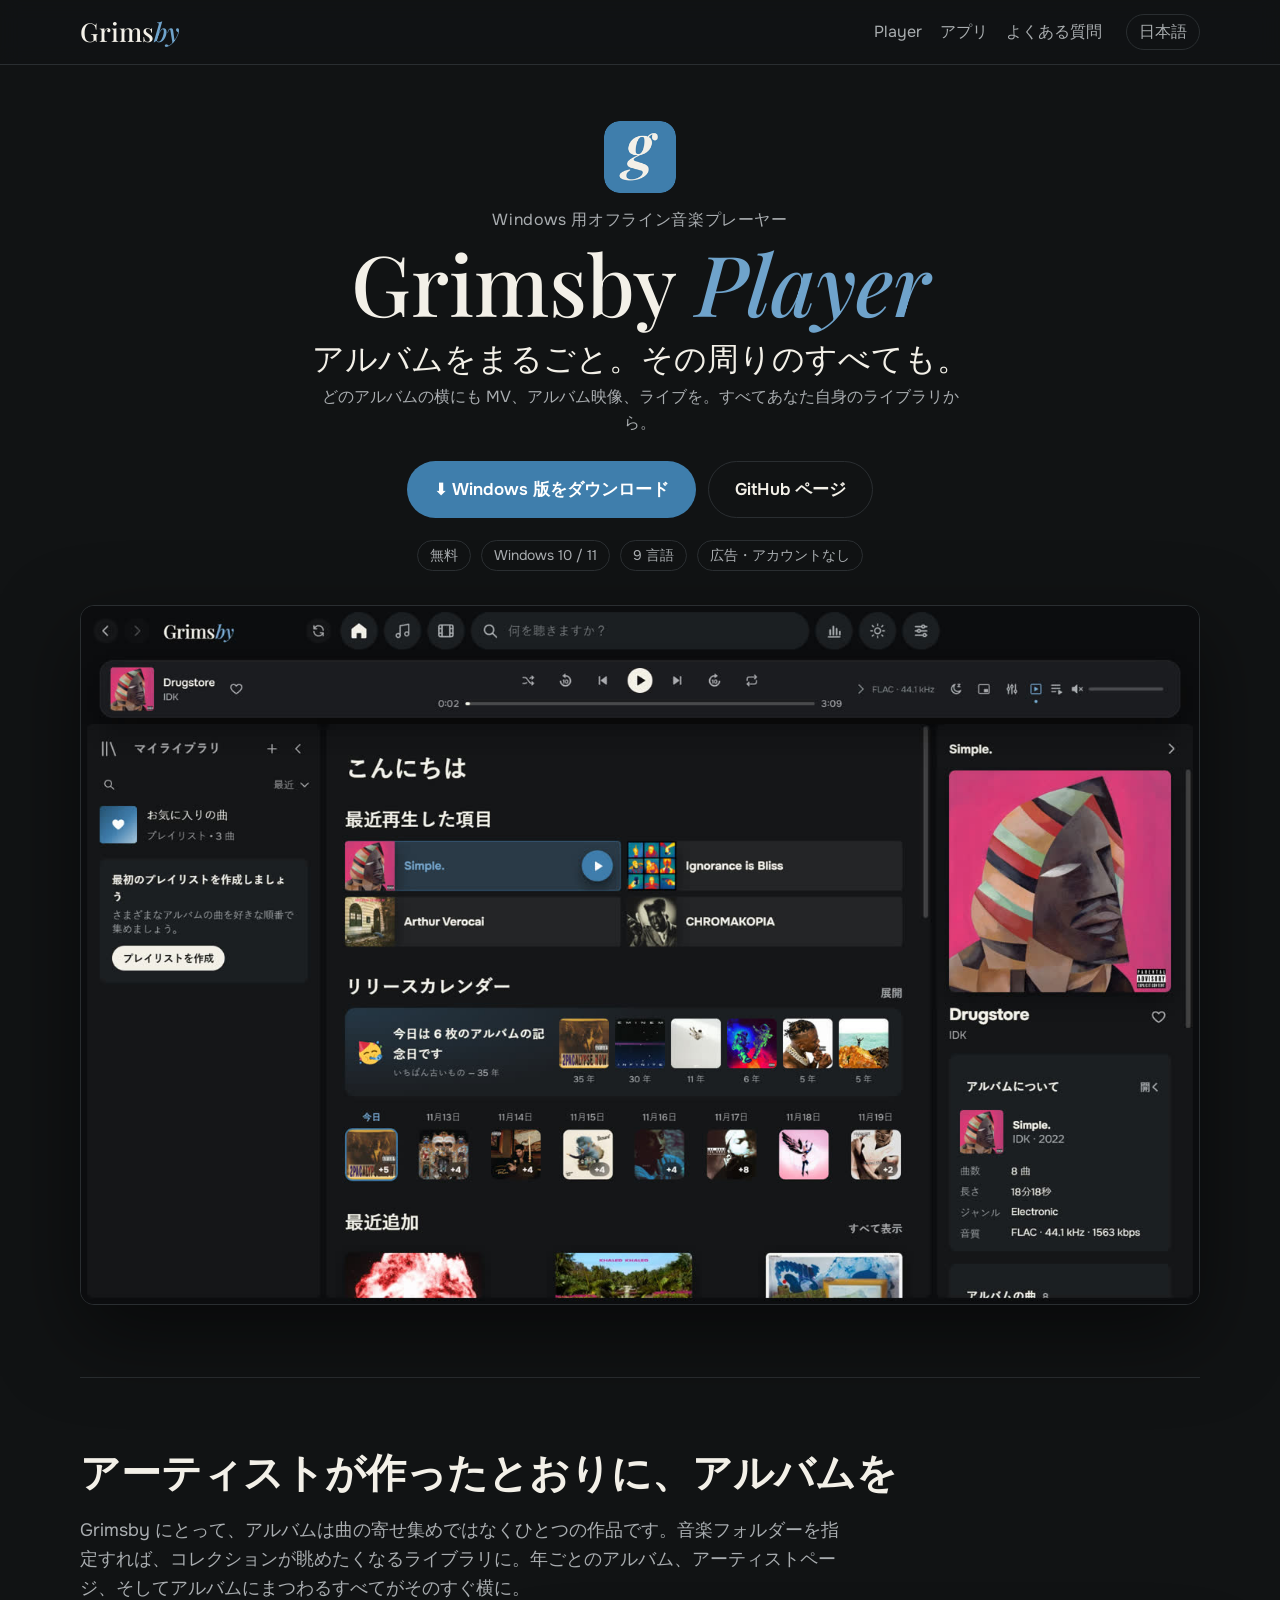
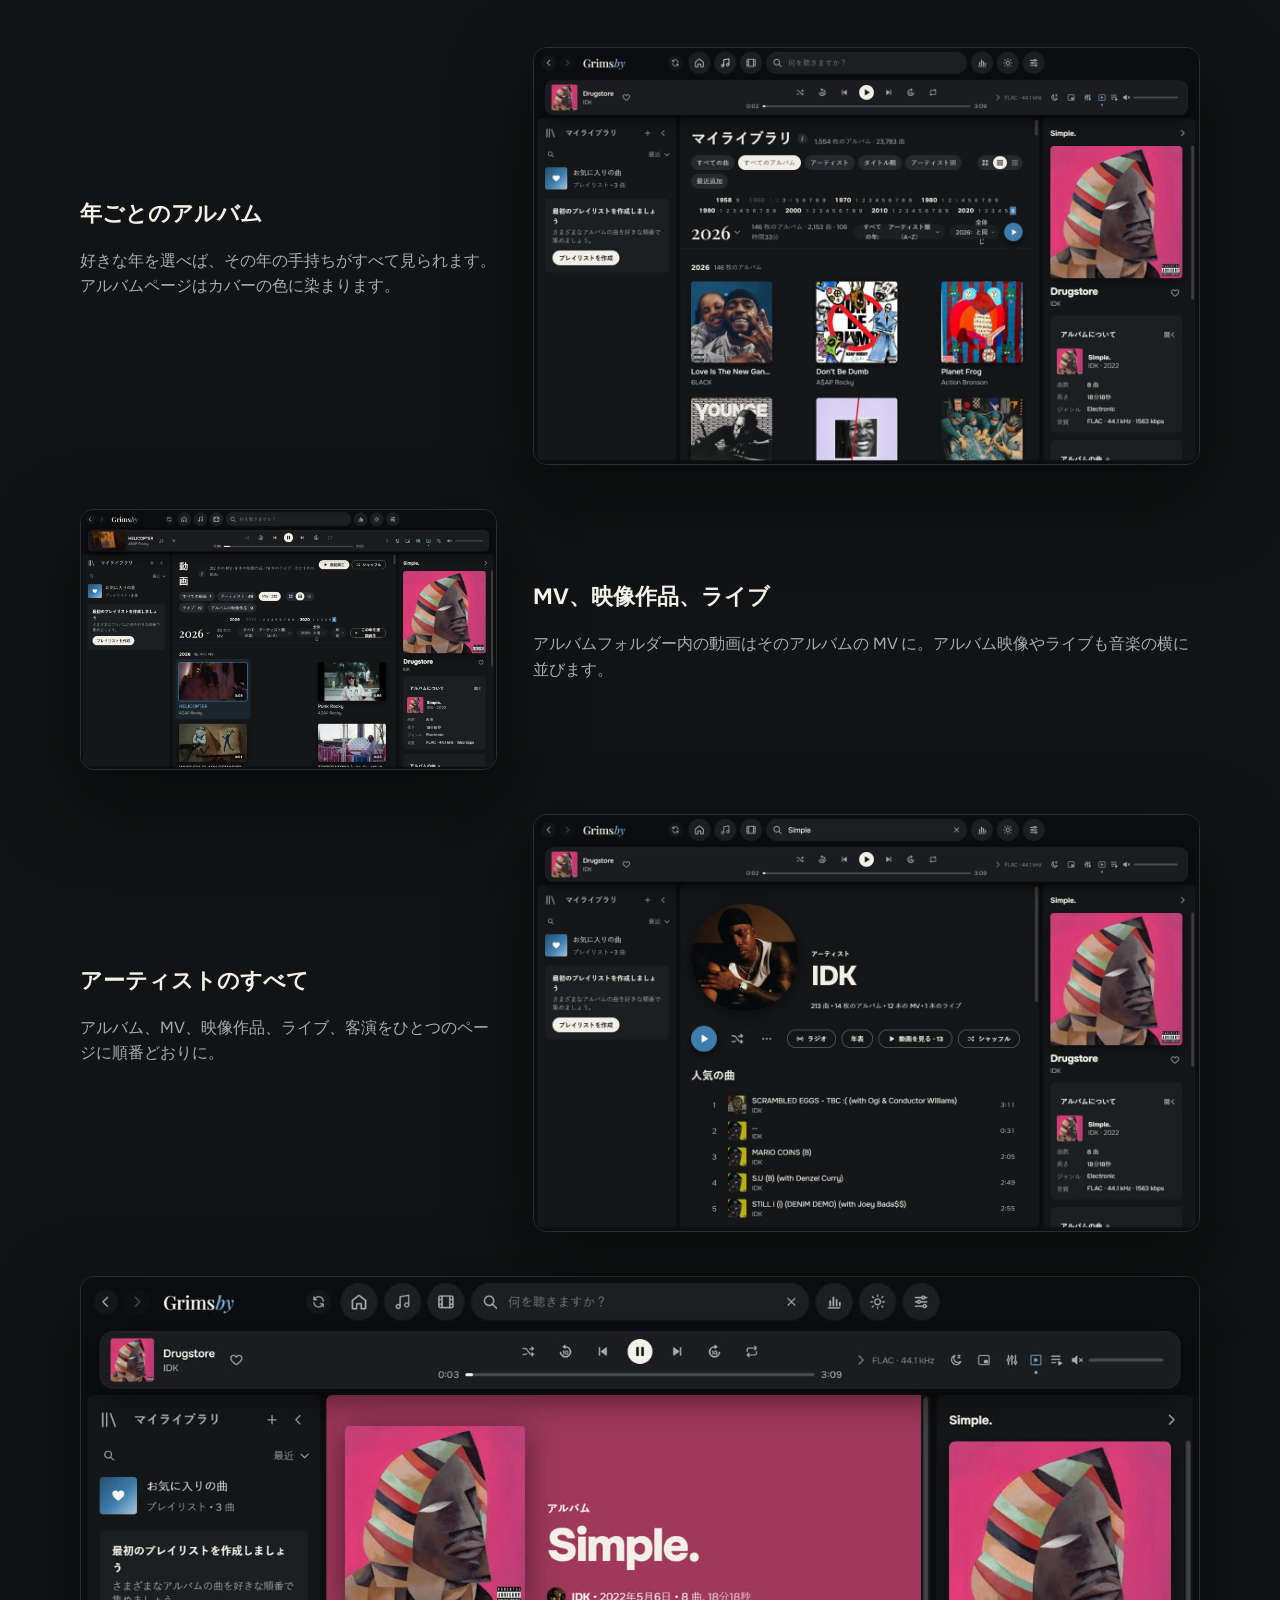
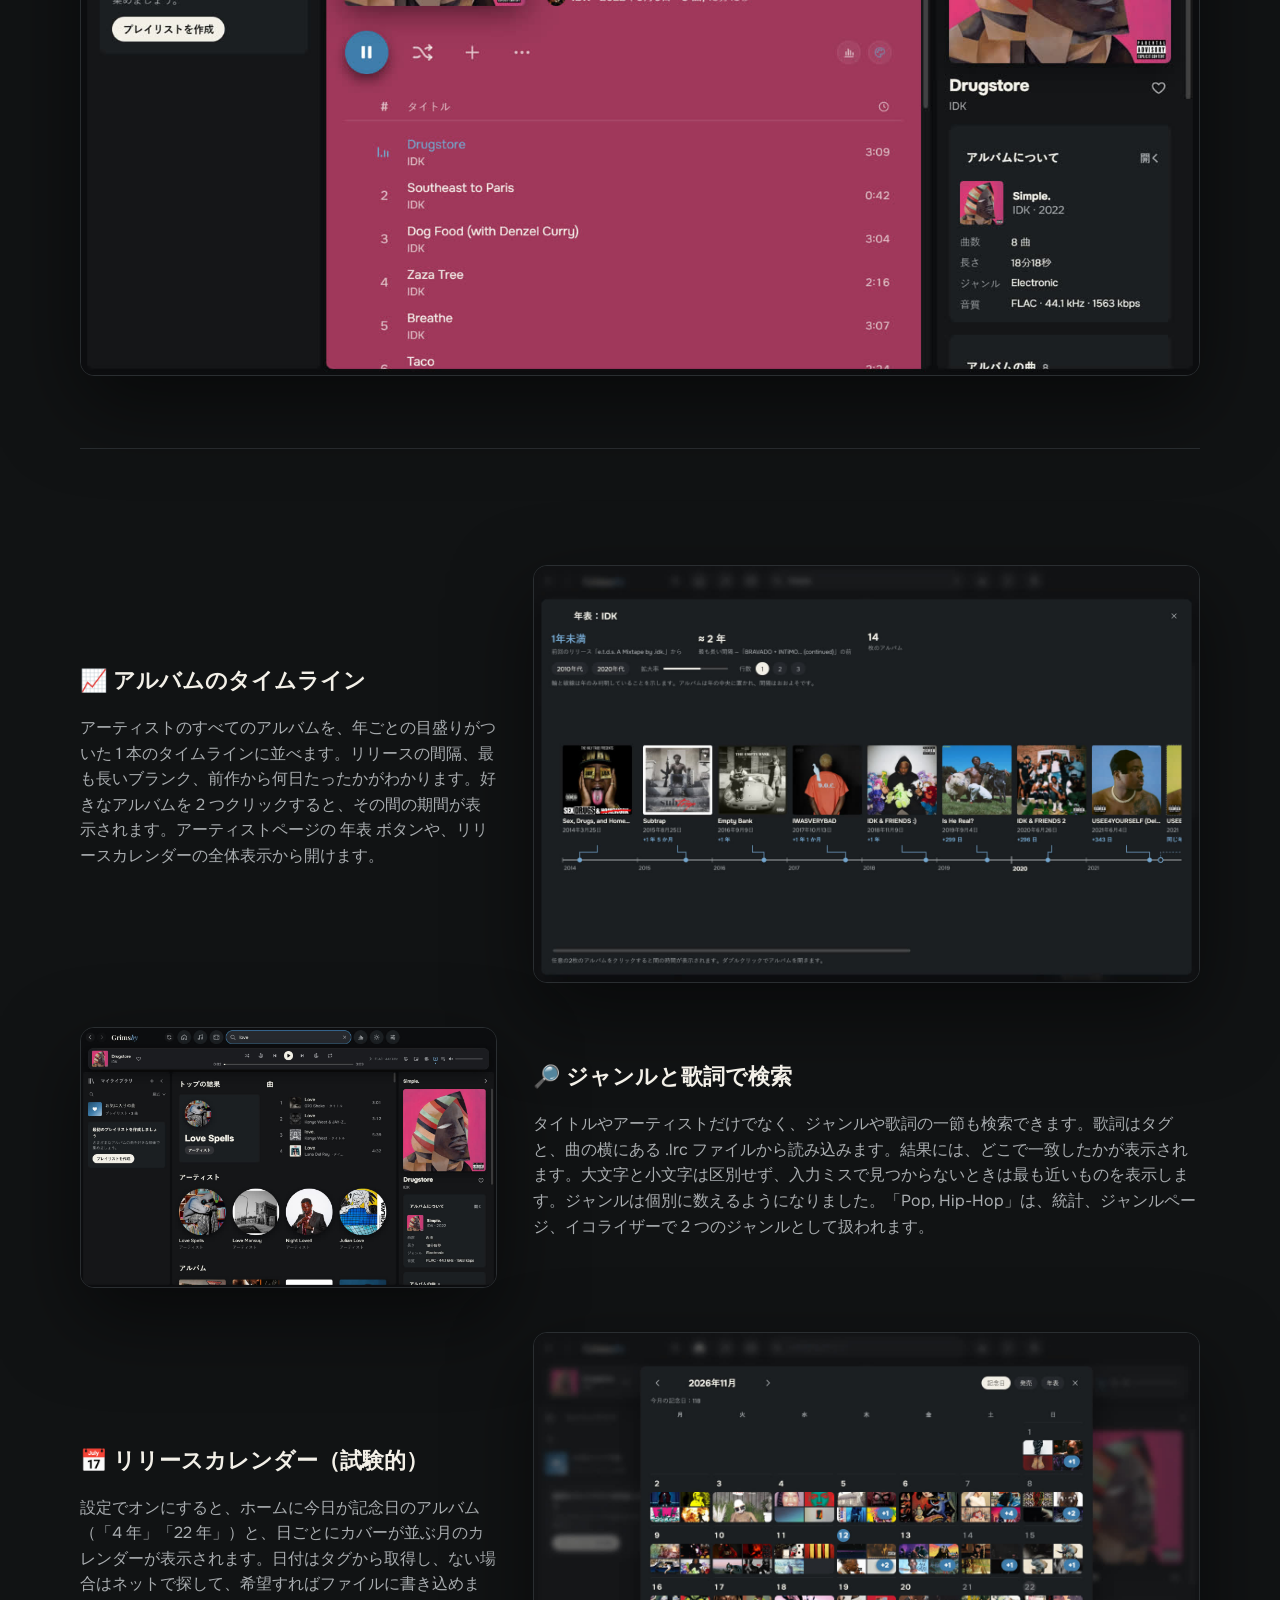
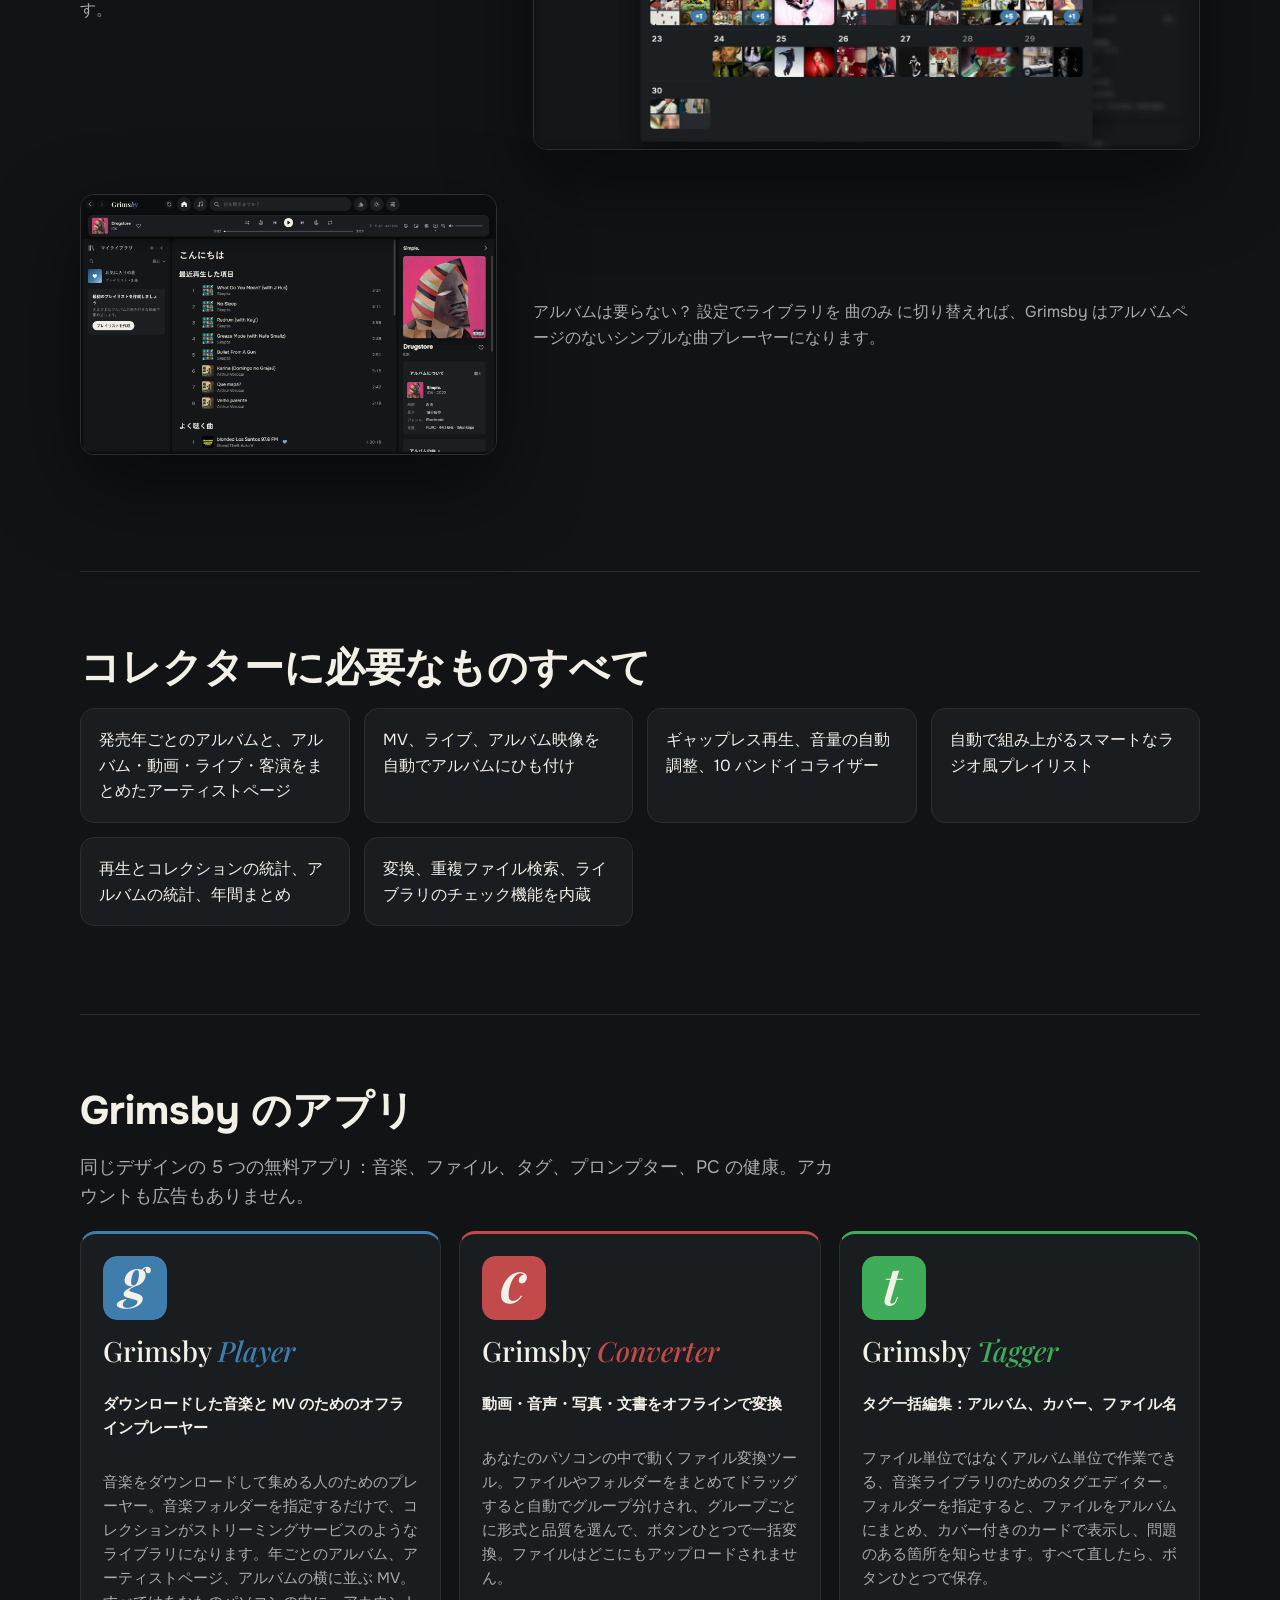
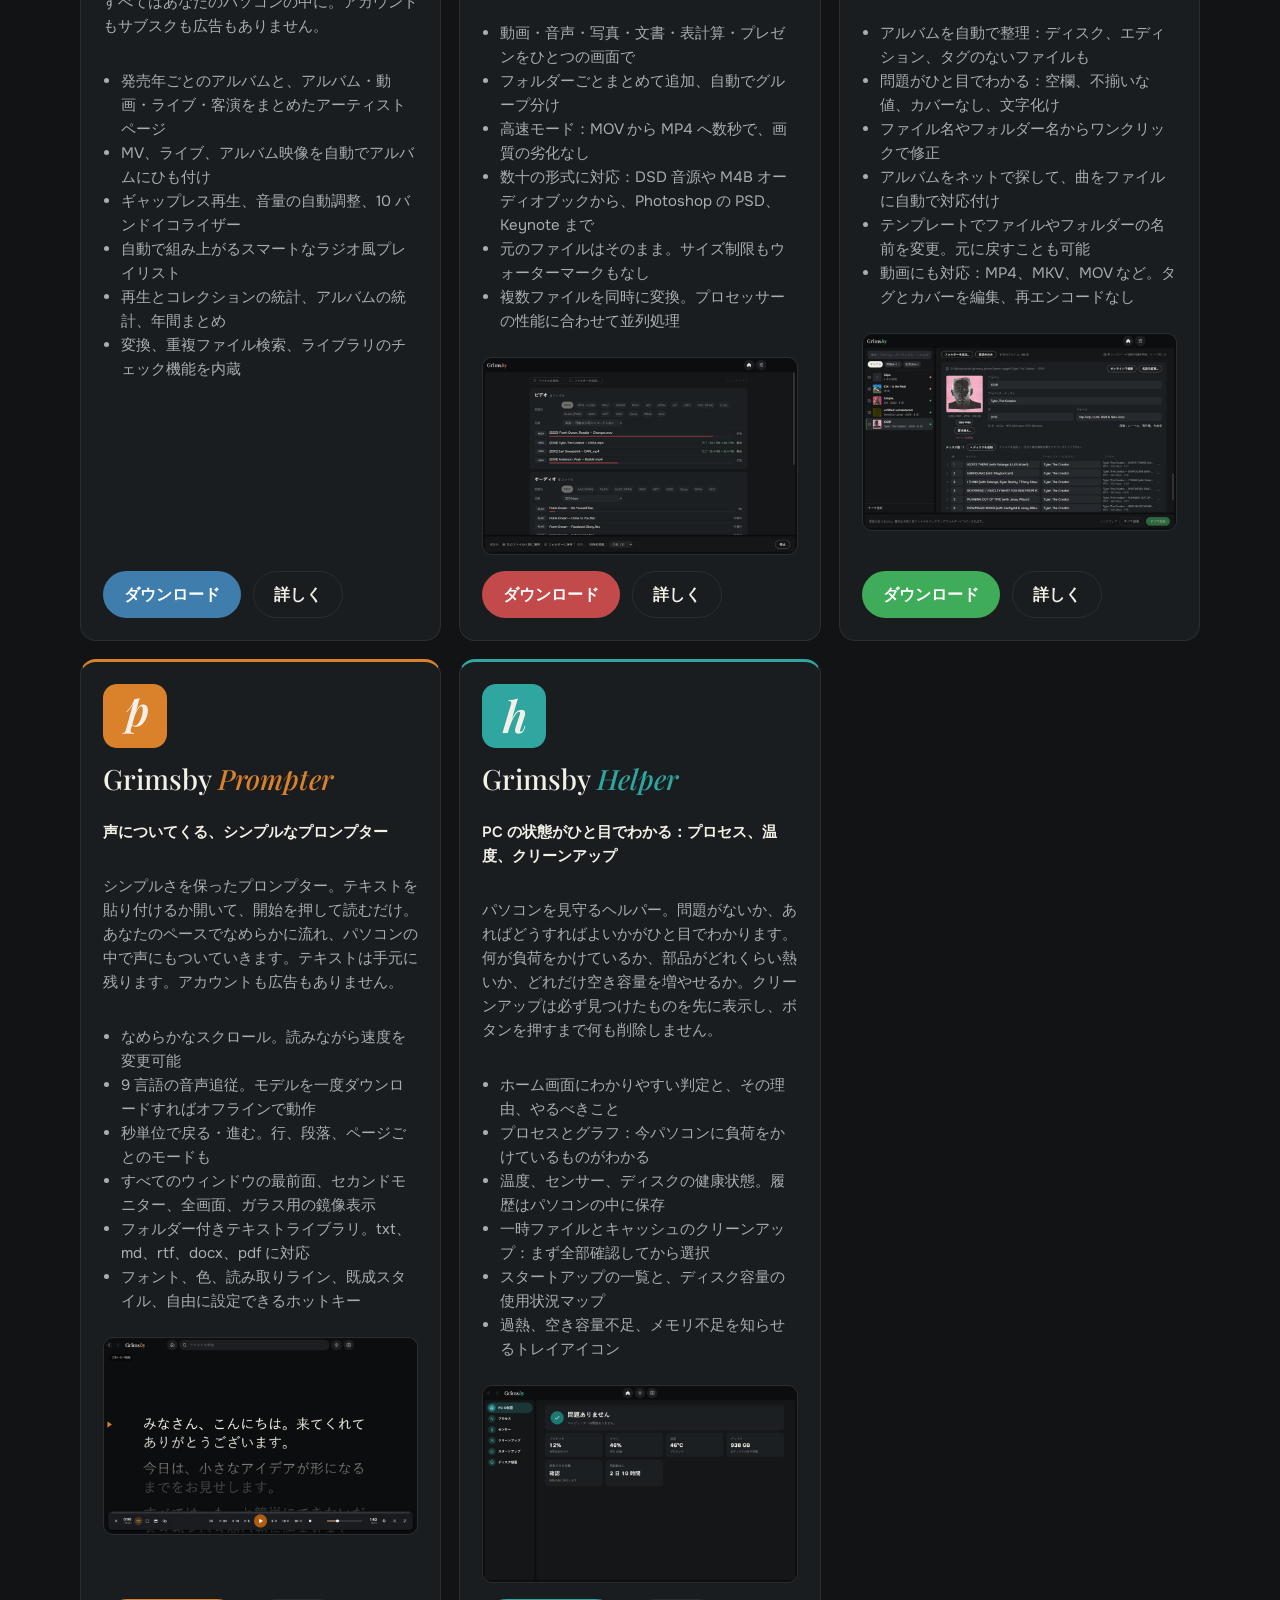
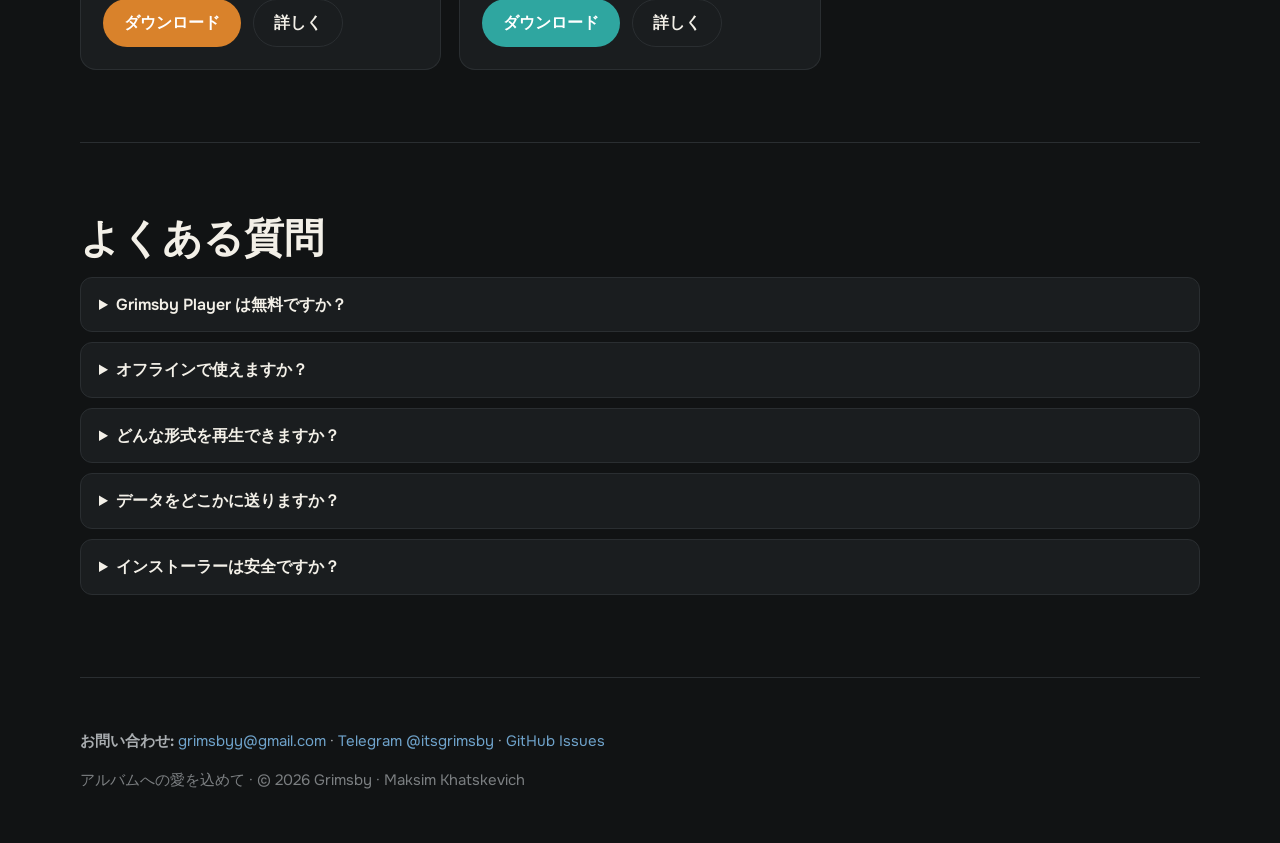
<file: grimsby/ja/index.html>
<!doctype html>
<html lang="ja">
<head>
  <meta charset="utf-8">
  <meta name="viewport" content="width=device-width, initial-scale=1">
  <title>Grimsby Player — Windows 用の無料オフライン音楽プレーヤー</title>
  <meta name="description" content="Windows 用の無料オフライン音楽・MV プレーヤー。年ごとのアルバム、アルバムの横に並ぶ MV・アルバム映像・ライブ、統計と年間まとめ。アカウントも広告もなし。">
  <link rel="canonical" href="https://maksimkhatskevich.github.io/grimsby/ja/">
  <link rel="alternate" hreflang="en" href="https://maksimkhatskevich.github.io/grimsby/">
  <link rel="alternate" hreflang="ru" href="https://maksimkhatskevich.github.io/grimsby/ru/">
  <link rel="alternate" hreflang="es" href="https://maksimkhatskevich.github.io/grimsby/es/">
  <link rel="alternate" hreflang="pt" href="https://maksimkhatskevich.github.io/grimsby/pt/">
  <link rel="alternate" hreflang="de" href="https://maksimkhatskevich.github.io/grimsby/de/">
  <link rel="alternate" hreflang="fr" href="https://maksimkhatskevich.github.io/grimsby/fr/">
  <link rel="alternate" hreflang="zh" href="https://maksimkhatskevich.github.io/grimsby/zh/">
  <link rel="alternate" hreflang="ja" href="https://maksimkhatskevich.github.io/grimsby/ja/">
  <link rel="alternate" hreflang="ko" href="https://maksimkhatskevich.github.io/grimsby/ko/">
  <link rel="alternate" hreflang="x-default" href="https://maksimkhatskevich.github.io/grimsby/">
  <link rel="icon" href="../favicon.png" type="image/png">
  <meta property="og:type" content="website">
  <meta property="og:title" content="Grimsby Player — Windows 用の無料オフライン音楽プレーヤー">
  <meta property="og:description" content="Windows 用の無料オフライン音楽・MV プレーヤー。年ごとのアルバム、アルバムの横に並ぶ MV・アルバム映像・ライブ、統計と年間まとめ。アカウントも広告もなし。">
  <meta property="og:url" content="https://maksimkhatskevich.github.io/grimsby/ja/">
  <meta property="og:image" content="https://maksimkhatskevich.github.io/grimsby/assets/og.jpg">
  <meta property="og:locale" content="ja">
  <meta name="twitter:card" content="summary_large_image">
  <meta name="theme-color" content="#111314">
  <meta name="google-site-verification" content="Ky7TEh7B9oUZKnGHo9f3iWPh1Lo5fjyv_JRExPzD8pY">
  <meta name="yandex-verification" content="20e8227255f604b7">
  <script type="application/ld+json">{"@context":"https://schema.org","@type":"SoftwareApplication","name":"Grimsby Player","operatingSystem":"Windows 10, Windows 11","applicationCategory":"MultimediaApplication","applicationSubCategory":"Music player","description":"Windows 用の無料オフライン音楽・MV プレーヤー。年ごとのアルバム、アルバムの横に並ぶ MV・アルバム映像・ライブ、統計と年間まとめ。アカウントも広告もなし。","inLanguage":["en","ru","es","pt","de","fr","zh","ja","ko"],"url":"https://maksimkhatskevich.github.io/grimsby/ja/","downloadUrl":"https://github.com/maksimkhatskevich/grimsby-releases/releases/latest","image":"https://maksimkhatskevich.github.io/grimsby/assets/og.jpg","screenshot":"https://maksimkhatskevich.github.io/grimsby/assets/img/ja/home.jpg","offers":{"@type":"Offer","price":"0","priceCurrency":"USD"},"author":{"@type":"Person","name":"Maksim Khatskevich"},"publisher":{"@type":"Organization","name":"Grimsby"}}</script>
  <script type="application/ld+json">{"@context":"https://schema.org","@type":"FAQPage","mainEntity":[{"@type":"Question","name":"Grimsby Player は無料ですか？","acceptedAnswer":{"@type":"Answer","text":"はい。無料で、広告・サブスク・アカウントはありません。"}},{"@type":"Question","name":"オフラインで使えますか？","acceptedAnswer":{"@type":"Answer","text":"はい。すべてあなたのパソコンの中で動きます。インターネットはアップデートと、必要ならアーティスト写真にだけ使います。"}},{"@type":"Question","name":"どんな形式を再生できますか？","acceptedAnswer":{"@type":"Answer","text":"MP3、FLAC、ALAC、AAC/M4A、OGG、Opus、WAV、そして MP4・MKV などの MV。4K の AV1 のような珍しいコーデックも再生できます。"}},{"@type":"Question","name":"データをどこかに送りますか？","acceptedAnswer":{"@type":"Answer","text":"いいえ。分析も追跡もありません。再生履歴があなたの PC から出ることはありません。"}},{"@type":"Question","name":"インストーラーは安全ですか？","acceptedAnswer":{"@type":"Answer","text":"Player のすべてのバージョンを VirusTotal で確認しています（リンクは GitHub ページに）。有料の証明書がないため Windows が警告を出すことがありますが、「詳細情報 → 実行」をクリックしてください。"}}]}</script>
  <link rel="stylesheet" href="../assets/site.css">
</head>
<body>
  <header class="top">
    <a class="logo" href="../">Grims<i>by</i></a>
    <nav><a href="#player">Player</a><a href="#apps">アプリ</a><a href="#faq">よくある質問</a></nav>
    <details class="lang"><summary>日本語</summary><div><a href="../" hreflang="en">English</a><a href="../ru/" hreflang="ru">Русский</a><a href="../es/" hreflang="es">Español</a><a href="../pt/" hreflang="pt">Português</a><a href="../de/" hreflang="de">Deutsch</a><a href="../fr/" hreflang="fr">Français</a><a href="../zh/" hreflang="zh">中文</a><a href="../ja/" hreflang="ja" aria-current="page">日本語</a><a href="../ko/" hreflang="ko">한국어</a></div></details>
  </header>

  <main>
    <section class="hero" id="player">
      <img class="hero-icon" src="../assets/icons/player.png" width="72" height="72" alt="">
      <p class="kicker">Windows 用オフライン音楽プレーヤー</p>
      <h1>Grimsby <i>Player</i></h1>
      <p class="slogan">アルバムをまるごと。その周りのすべても。</p>
      <p class="sub">どのアルバムの横にも MV、アルバム映像、ライブを。すべてあなた自身のライブラリから。</p>
      <div class="btns"><a class="btn big" href="https://github.com/maksimkhatskevich/grimsby-releases/releases/latest">⬇ Windows 版をダウンロード</a><a class="btn ghost big" href="https://github.com/maksimkhatskevich/grimsby-releases/blob/main/README.ja.md">GitHub ページ</a></div>
      <ul class="badges"><li>無料</li><li>Windows 10 / 11</li><li>9 言語</li><li>広告・アカウントなし</li></ul>
      <img class="hero-shot" src="../assets/img/ja/home.jpg" alt="Grimsby Player" width="1440" height="900">
    </section>

    <section class="albums">
      <h2>アーティストが作ったとおりに、アルバムを</h2>
      <p class="lead">Grimsby にとって、アルバムは曲の寄せ集めではなくひとつの作品です。音楽フォルダーを指定すれば、コレクションが眺めたくなるライブラリに。年ごとのアルバム、アーティストページ、そしてアルバムにまつわるすべてがそのすぐ横に。</p>
      <div class="row"><div class="txt"><h3>年ごとのアルバム</h3><p>好きな年を選べば、その年の手持ちがすべて見られます。アルバムページはカバーの色に染まります。</p></div><img loading="lazy" src="../assets/img/ja/library-years.jpg" alt="年ごとのアルバム" width="1440" height="900"></div>
      <div class="row rev"><div class="txt"><h3>MV、映像作品、ライブ</h3><p>アルバムフォルダー内の動画はそのアルバムの MV に。アルバム映像やライブも音楽の横に並びます。</p></div><img loading="lazy" src="../assets/img/ja/video-mini.jpg" alt="MV、映像作品、ライブ" width="1440" height="900"></div>
      <div class="row"><div class="txt"><h3>アーティストのすべて</h3><p>アルバム、MV、映像作品、ライブ、客演をひとつのページに順番どおりに。</p></div><img loading="lazy" src="../assets/img/ja/artist.jpg" alt="アーティストのすべて" width="1440" height="900"></div>
      <img class="wide" loading="lazy" src="../assets/img/ja/album-fill.jpg" alt="年ごとのアルバム" width="1440" height="900">
    </section>

    <section class="albums new">
      <div class="row"><div class="txt"><h3>📈 アルバムのタイムライン</h3><p>アーティストのすべてのアルバムを、年ごとの目盛りがついた 1 本のタイムラインに並べます。リリースの間隔、最も長いブランク、前作から何日たったかがわかります。好きなアルバムを 2 つクリックすると、その間の期間が表示されます。アーティストページの 年表 ボタンや、リリースカレンダーの全体表示から開けます。</p></div><img loading="lazy" src="../assets/img/ja/timeline.jpg" alt="📈 アルバムのタイムライン" width="1440" height="900"></div>
      <div class="row rev"><div class="txt"><h3>🔎 ジャンルと歌詞で検索</h3><p>タイトルやアーティストだけでなく、ジャンルや歌詞の一節も検索できます。歌詞はタグと、曲の横にある .lrc ファイルから読み込みます。結果には、どこで一致したかが表示されます。大文字と小文字は区別せず、入力ミスで見つからないときは最も近いものを表示します。ジャンルは個別に数えるようになりました。「Pop, Hip-Hop」は、統計、ジャンルページ、イコライザーで 2 つのジャンルとして扱われます。</p></div><img loading="lazy" src="../assets/img/ja/search.jpg" alt="🔎 ジャンルと歌詞で検索" width="1440" height="900"></div>
      <div class="row"><div class="txt"><h3>📅 リリースカレンダー（試験的）</h3><p>設定でオンにすると、ホームに今日が記念日のアルバム（「4 年」「22 年」）と、日ごとにカバーが並ぶ月のカレンダーが表示されます。日付はタグから取得し、ない場合はネットで探して、希望すればファイルに書き込めます。</p></div><img loading="lazy" src="../assets/img/ja/calendar-full.jpg" alt="📅 リリースカレンダー（試験的）" width="1440" height="900"></div>
      <div class="row rev"><div class="txt"><p>アルバムは要らない？ 設定でライブラリを 曲のみ に切り替えれば、Grimsby はアルバムページのないシンプルな曲プレーヤーになります。</p></div><img loading="lazy" src="../assets/img/ja/tracks-only.jpg" alt="曲のみ" width="1440" height="900"></div>
    </section>

    <section class="feats">      <h2>コレクターに必要なものすべて</h2>
      <ul><li>発売年ごとのアルバムと、アルバム・動画・ライブ・客演をまとめたアーティストページ</li><li>MV、ライブ、アルバム映像を自動でアルバムにひも付け</li><li>ギャップレス再生、音量の自動調整、10 バンドイコライザー</li><li>自動で組み上がるスマートなラジオ風プレイリスト</li><li>再生とコレクションの統計、アルバムの統計、年間まとめ</li><li>変換、重複ファイル検索、ライブラリのチェック機能を内蔵</li></ul>
    </section>


    <section class="apps" id="apps">
      <h2>Grimsby のアプリ</h2>
      <p class="lead">同じデザインの 5 つの無料アプリ：音楽、ファイル、タグ、プロンプター、PC の健康。アカウントも広告もありません。</p>
      <div class="grid">
      <article class="app" style="--c:#3F7EAC">
        <img class="app-icon" src="../assets/icons/player.png" width="64" height="64" alt="">
        <h3>Grimsby <i>Player</i></h3>
        <p class="tag">ダウンロードした音楽と MV のためのオフラインプレーヤー</p>
        <p>音楽をダウンロードして集める人のためのプレーヤー。音楽フォルダーを指定するだけで、コレクションがストリーミングサービスのようなライブラリになります。年ごとのアルバム、アーティストページ、アルバムの横に並ぶ MV。すべてはあなたのパソコンの中に。アカウントもサブスクも広告もありません。</p>
        <ul><li>発売年ごとのアルバムと、アルバム・動画・ライブ・客演をまとめたアーティストページ</li><li>MV、ライブ、アルバム映像を自動でアルバムにひも付け</li><li>ギャップレス再生、音量の自動調整、10 バンドイコライザー</li><li>自動で組み上がるスマートなラジオ風プレイリスト</li><li>再生とコレクションの統計、アルバムの統計、年間まとめ</li><li>変換、重複ファイル検索、ライブラリのチェック機能を内蔵</li></ul>
        
        <div class="btns"><a class="btn" href="https://github.com/maksimkhatskevich/grimsby-releases/releases/latest">ダウンロード</a><a class="btn ghost" href="https://github.com/maksimkhatskevich/grimsby-releases/blob/main/README.ja.md">詳しく</a></div>
      </article>
      <article class="app" style="--c:#C24A4A">
        <img class="app-icon" src="../assets/icons/converter.png" width="64" height="64" alt="">
        <h3>Grimsby <i>Converter</i></h3>
        <p class="tag">動画・音声・写真・文書をオフラインで変換</p>
        <p>あなたのパソコンの中で動くファイル変換ツール。ファイルやフォルダーをまとめてドラッグすると自動でグループ分けされ、グループごとに形式と品質を選んで、ボタンひとつで一括変換。ファイルはどこにもアップロードされません。</p>
        <ul><li>動画・音声・写真・文書・表計算・プレゼンをひとつの画面で</li><li>フォルダーごとまとめて追加、自動でグループ分け</li><li>高速モード：MOV から MP4 へ数秒で、画質の劣化なし</li><li>数十の形式に対応：DSD 音源や M4B オーディオブックから、Photoshop の PSD、Keynote まで</li><li>元のファイルはそのまま。サイズ制限もウォーターマークもなし</li><li>複数ファイルを同時に変換。プロセッサーの性能に合わせて並列処理</li></ul>
        <img class="shot" loading="lazy" src="../assets/img/ja/converter.jpg" alt="Grimsby Converter" width="960" height="600">
        <div class="btns"><a class="btn" href="https://github.com/maksimkhatskevich/grimsby-converter/releases/latest">ダウンロード</a><a class="btn ghost" href="https://github.com/maksimkhatskevich/grimsby-converter/blob/main/README.ja.md">詳しく</a></div>
      </article>
      <article class="app" style="--c:#3FAC59">
        <img class="app-icon" src="../assets/icons/tagger.png" width="64" height="64" alt="">
        <h3>Grimsby <i>Tagger</i></h3>
        <p class="tag">タグ一括編集：アルバム、カバー、ファイル名</p>
        <p>ファイル単位ではなくアルバム単位で作業できる、音楽ライブラリのためのタグエディター。フォルダーを指定すると、ファイルをアルバムにまとめ、カバー付きのカードで表示し、問題のある箇所を知らせます。すべて直したら、ボタンひとつで保存。</p>
        <ul><li>アルバムを自動で整理：ディスク、エディション、タグのないファイルも</li><li>問題がひと目でわかる：空欄、不揃いな値、カバーなし、文字化け</li><li>ファイル名やフォルダー名からワンクリックで修正</li><li>アルバムをネットで探して、曲をファイルに自動で対応付け</li><li>テンプレートでファイルやフォルダーの名前を変更。元に戻すことも可能</li><li>動画にも対応：MP4、MKV、MOV など。タグとカバーを編集、再エンコードなし</li></ul>
        <img class="shot" loading="lazy" src="../assets/img/ja/tagger.jpg" alt="Grimsby Tagger" width="960" height="600">
        <div class="btns"><a class="btn" href="https://github.com/maksimkhatskevich/grimsby-tagger/releases/latest">ダウンロード</a><a class="btn ghost" href="https://github.com/maksimkhatskevich/grimsby-tagger/blob/main/README.ja.md">詳しく</a></div>
      </article>
      <article class="app" style="--c:#D9822B">
        <img class="app-icon" src="../assets/icons/prompter.png" width="64" height="64" alt="">
        <h3>Grimsby <i>Prompter</i></h3>
        <p class="tag">声についてくる、シンプルなプロンプター</p>
        <p>シンプルさを保ったプロンプター。テキストを貼り付けるか開いて、開始を押して読むだけ。あなたのペースでなめらかに流れ、パソコンの中で声にもついていきます。テキストは手元に残ります。アカウントも広告もありません。</p>
        <ul><li>なめらかなスクロール。読みながら速度を変更可能</li><li>9 言語の音声追従。モデルを一度ダウンロードすればオフラインで動作</li><li>秒単位で戻る・進む。行、段落、ページごとのモードも</li><li>すべてのウィンドウの最前面、セカンドモニター、全画面、ガラス用の鏡像表示</li><li>フォルダー付きテキストライブラリ。txt、md、rtf、docx、pdf に対応</li><li>フォント、色、読み取りライン、既成スタイル、自由に設定できるホットキー</li></ul>
        <img class="shot" loading="lazy" src="../assets/img/ja/prompter.jpg" alt="Grimsby Prompter" width="960" height="600">
        <div class="btns"><a class="btn" href="https://github.com/maksimkhatskevich/grimsby-prompter/releases/latest">ダウンロード</a><a class="btn ghost" href="https://github.com/maksimkhatskevich/grimsby-prompter/blob/main/README.ja.md">詳しく</a></div>
      </article>
      <article class="app" style="--c:#2FA6A0">
        <img class="app-icon" src="../assets/icons/helper.png" width="64" height="64" alt="">
        <h3>Grimsby <i>Helper</i></h3>
        <p class="tag">PC の状態がひと目でわかる：プロセス、温度、クリーンアップ</p>
        <p>パソコンを見守るヘルパー。問題がないか、あればどうすればよいかがひと目でわかります。何が負荷をかけているか、部品がどれくらい熱いか、どれだけ空き容量を増やせるか。クリーンアップは必ず見つけたものを先に表示し、ボタンを押すまで何も削除しません。</p>
        <ul><li>ホーム画面にわかりやすい判定と、その理由、やるべきこと</li><li>プロセスとグラフ：今パソコンに負荷をかけているものがわかる</li><li>温度、センサー、ディスクの健康状態。履歴はパソコンの中に保存</li><li>一時ファイルとキャッシュのクリーンアップ：まず全部確認してから選択</li><li>スタートアップの一覧と、ディスク容量の使用状況マップ</li><li>過熱、空き容量不足、メモリ不足を知らせるトレイアイコン</li></ul>
        <img class="shot" loading="lazy" src="../assets/img/ja/helper.jpg" alt="Grimsby Helper" width="960" height="600">
        <div class="btns"><a class="btn" href="https://github.com/maksimkhatskevich/grimsby-helper/releases/latest">ダウンロード</a><a class="btn ghost" href="https://github.com/maksimkhatskevich/grimsby-helper/blob/main/README.ja.md">詳しく</a></div>
      </article>
      </div>
    </section>

    <section class="faq" id="faq">
      <h2>よくある質問</h2>
      <details><summary>Grimsby Player は無料ですか？</summary><p>はい。無料で、広告・サブスク・アカウントはありません。</p></details>
      <details><summary>オフラインで使えますか？</summary><p>はい。すべてあなたのパソコンの中で動きます。インターネットはアップデートと、必要ならアーティスト写真にだけ使います。</p></details>
      <details><summary>どんな形式を再生できますか？</summary><p>MP3、FLAC、ALAC、AAC/M4A、OGG、Opus、WAV、そして MP4・MKV などの MV。4K の AV1 のような珍しいコーデックも再生できます。</p></details>
      <details><summary>データをどこかに送りますか？</summary><p>いいえ。分析も追跡もありません。再生履歴があなたの PC から出ることはありません。</p></details>
      <details><summary>インストーラーは安全ですか？</summary><p>Player のすべてのバージョンを VirusTotal で確認しています（リンクは GitHub ページに）。有料の証明書がないため Windows が警告を出すことがありますが、「詳細情報 → 実行」をクリックしてください。</p></details>
    </section>
  </main>

  <footer>
    <p><b>お問い合わせ:</b> <a href="mailto:grimsbyy@gmail.com">grimsbyy@gmail.com</a> · <a href="https://t.me/itsgrimsby">Telegram @itsgrimsby</a> · <a href="https://github.com/maksimkhatskevich/grimsby-releases/issues">GitHub Issues</a></p>
    <p class="dim">アルバムへの愛を込めて · © 2026 Grimsby · Maksim Khatskevich</p>
  </footer>
</body>
</html>
</file>
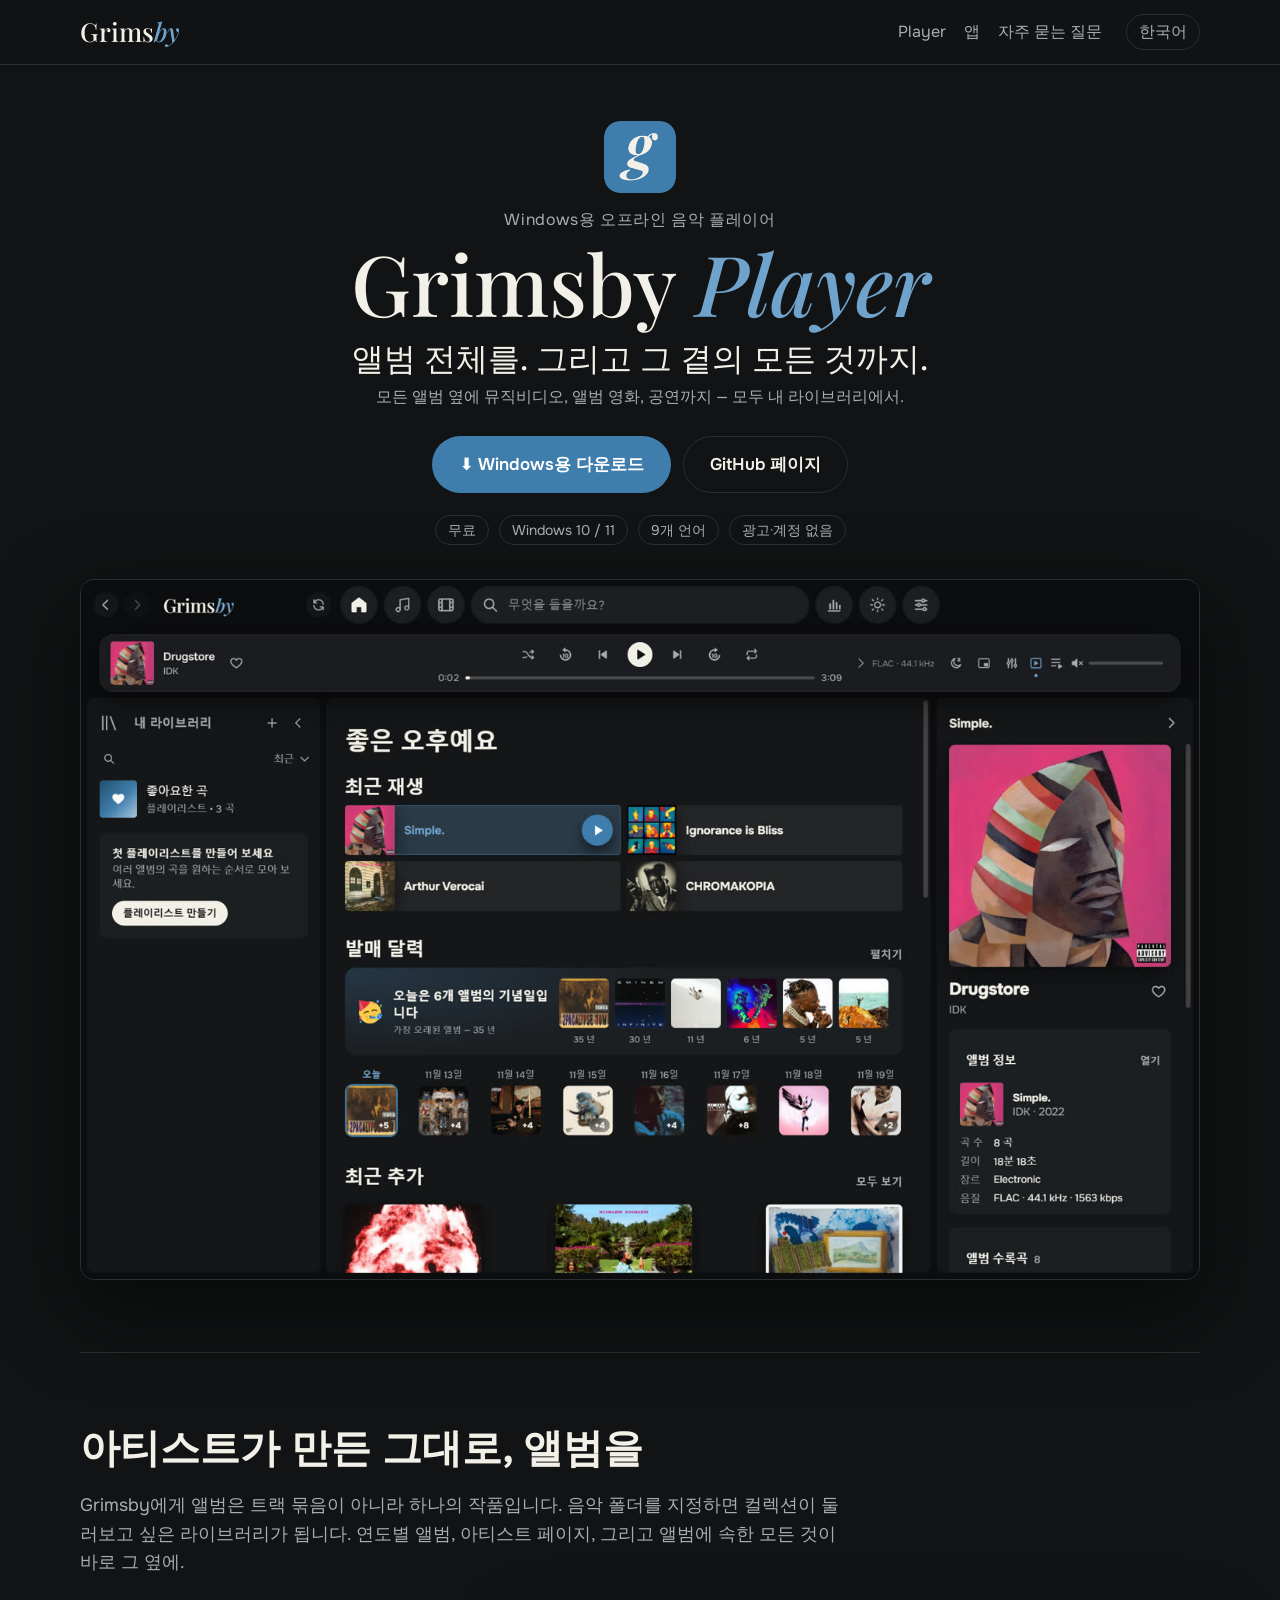
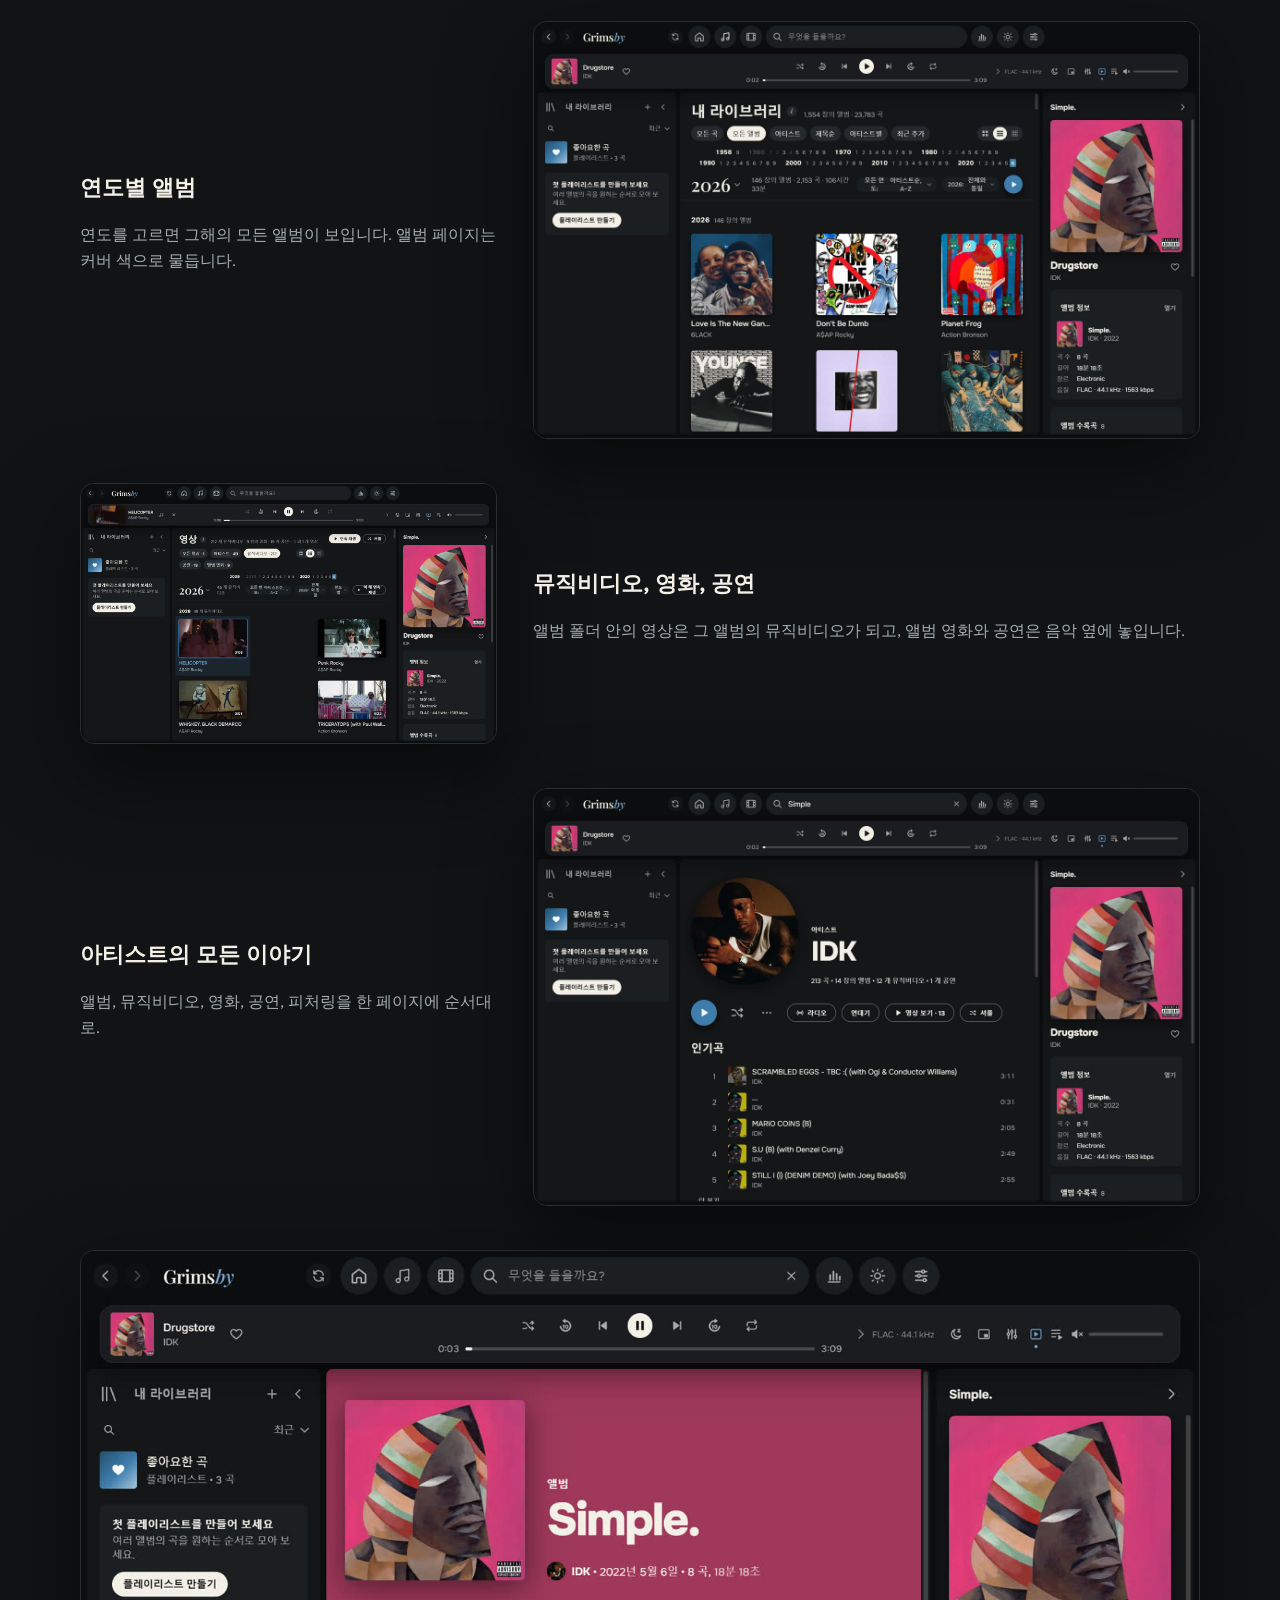
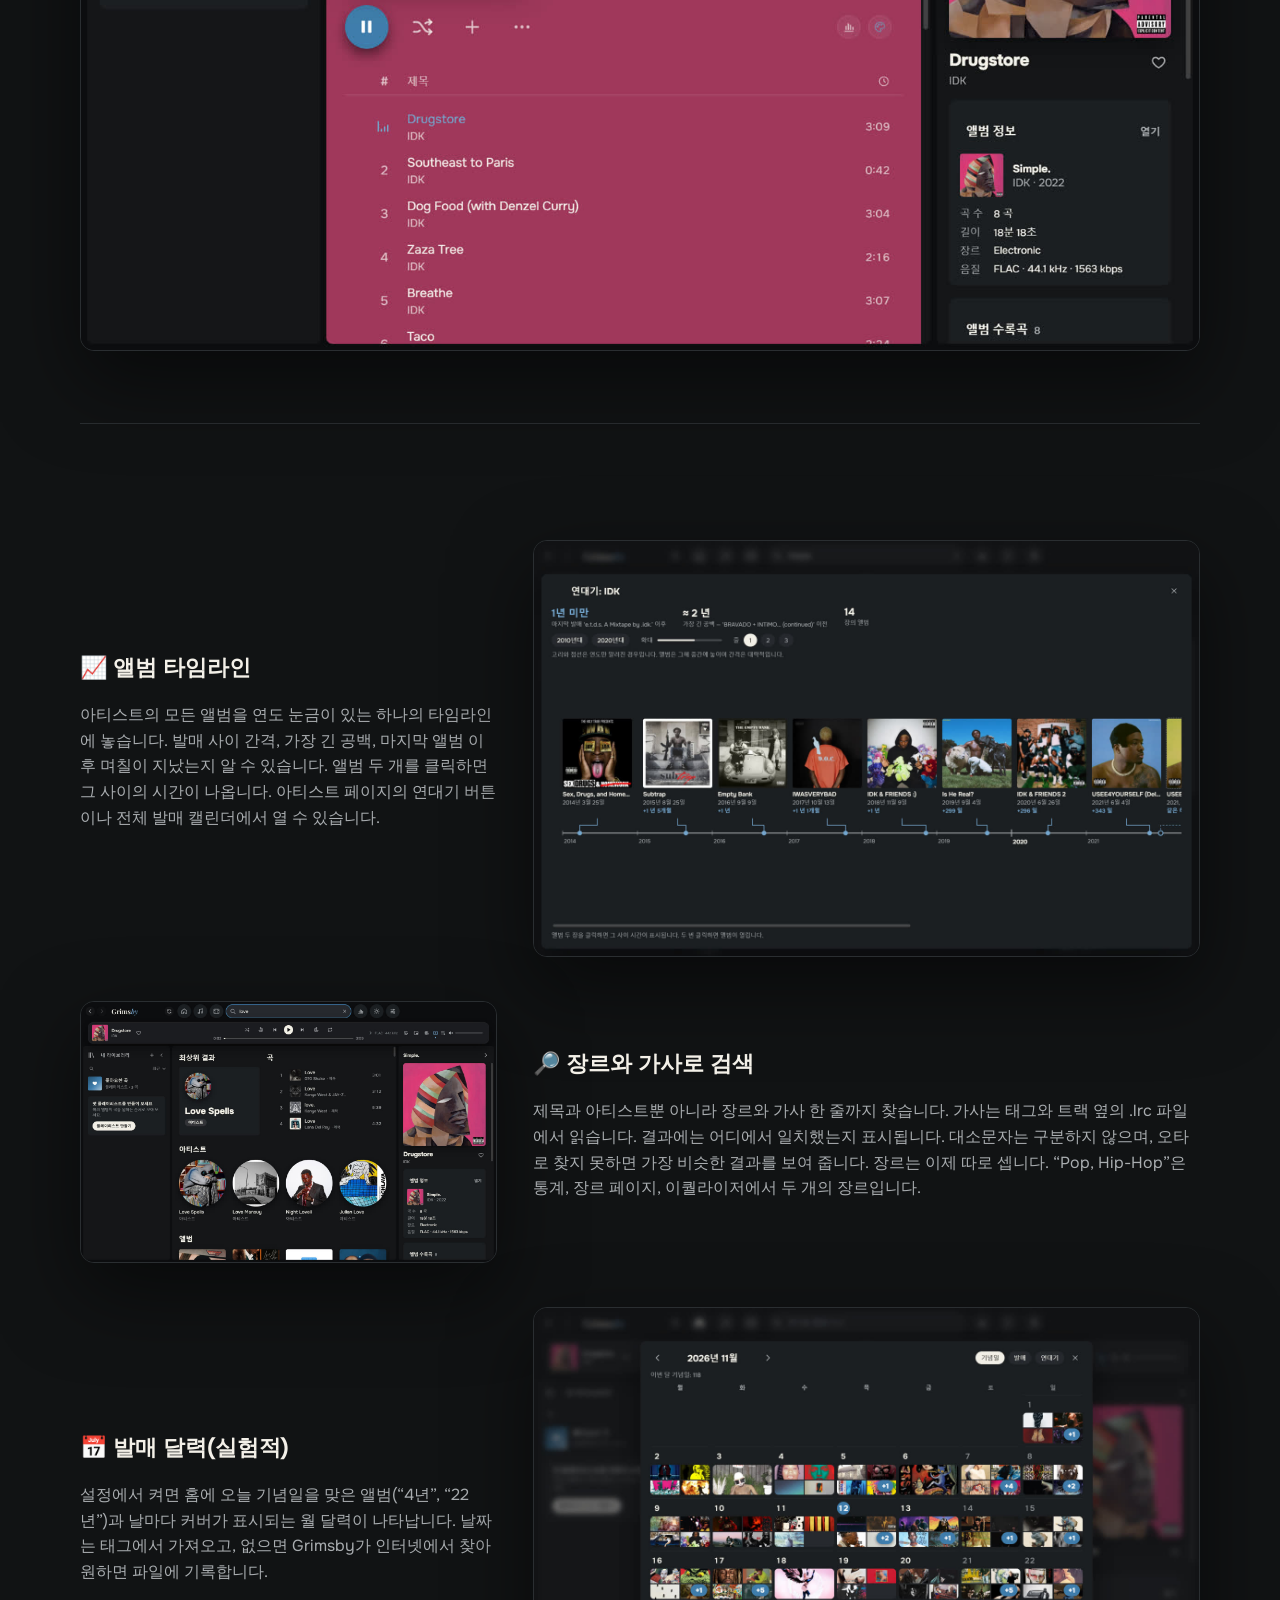
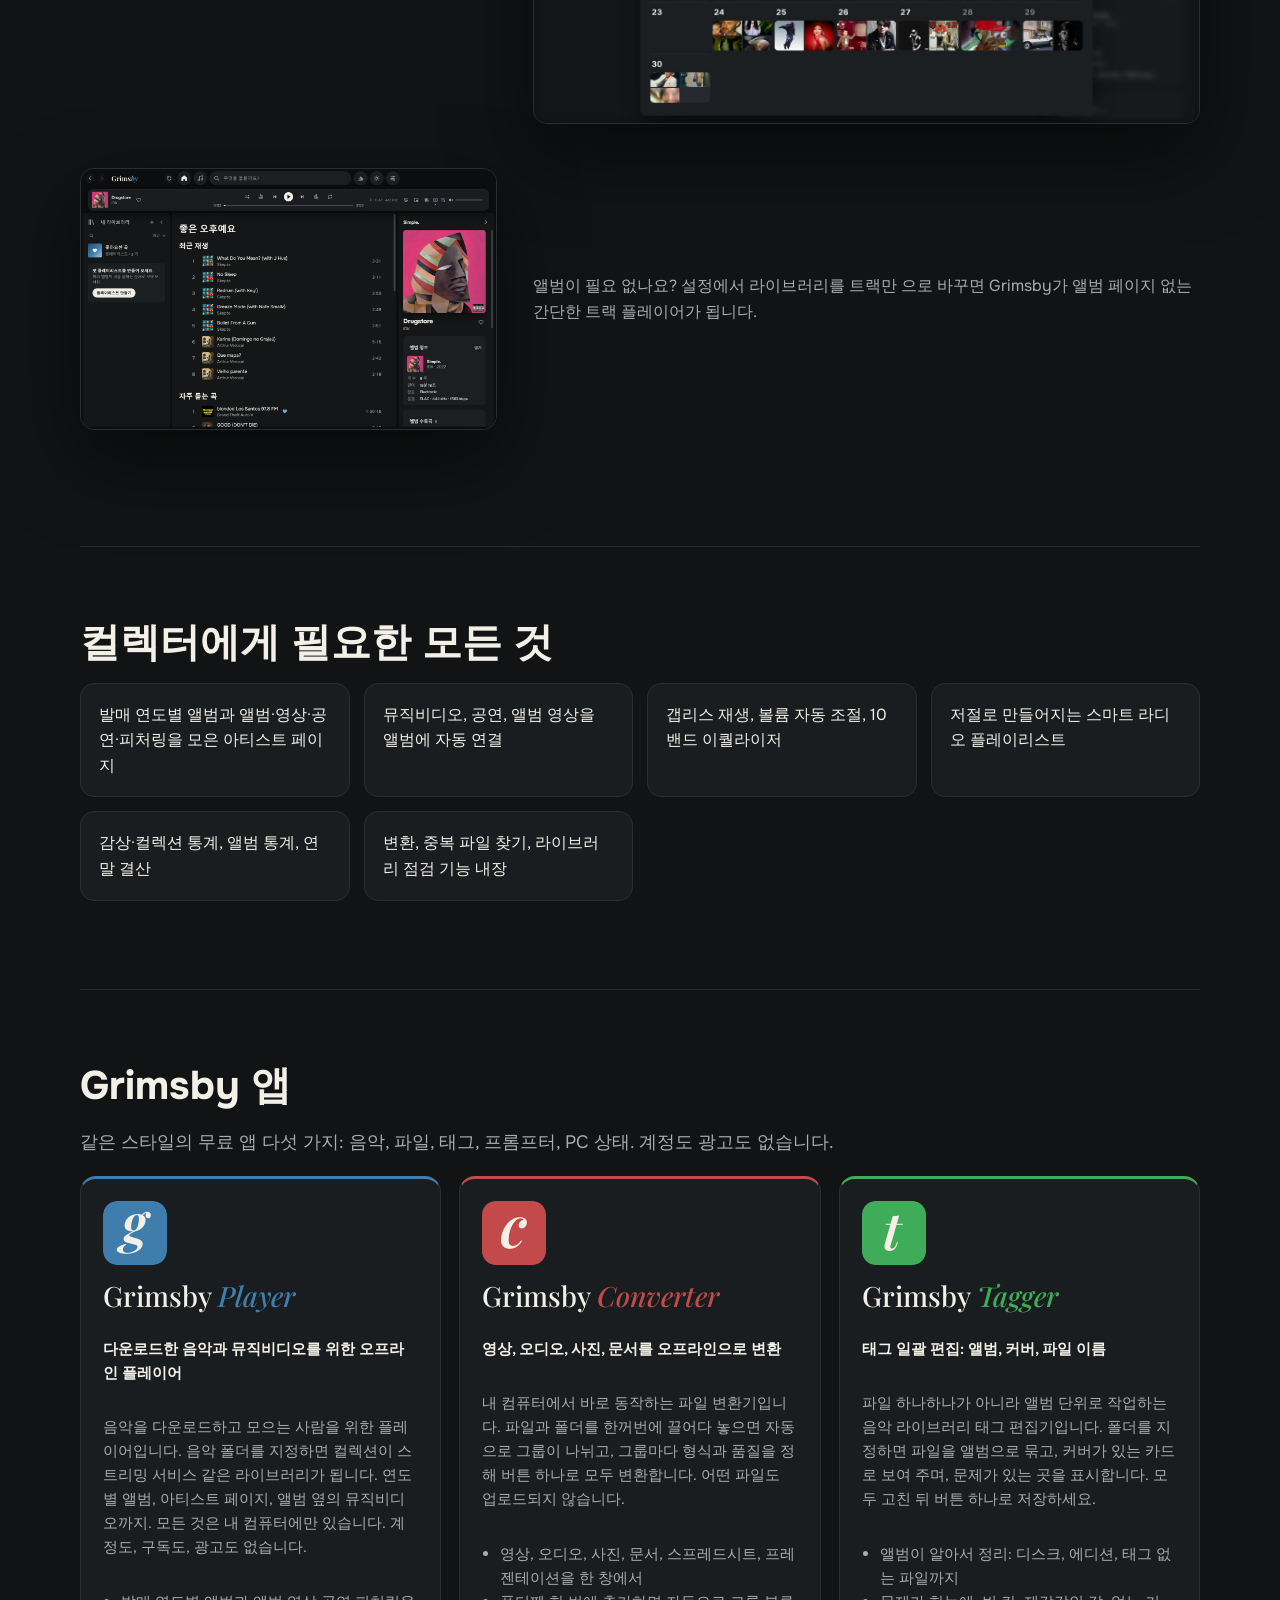
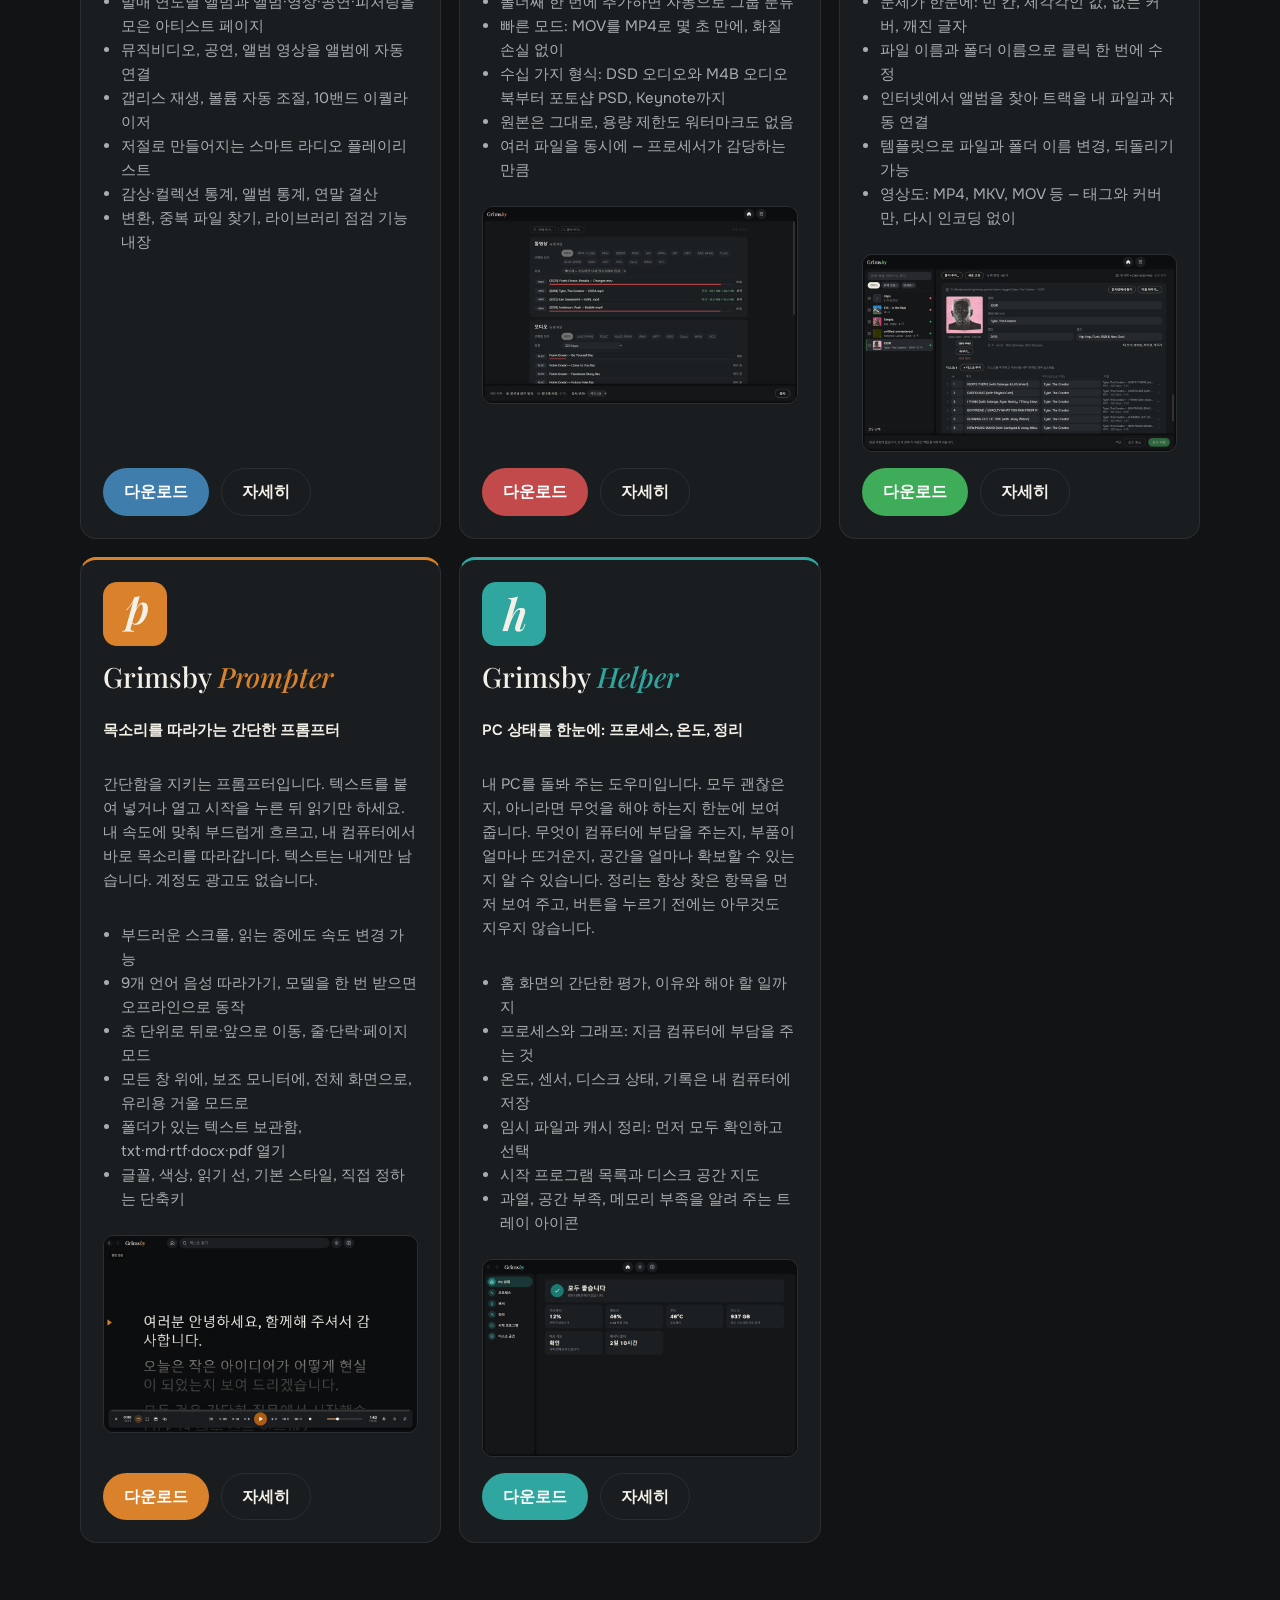
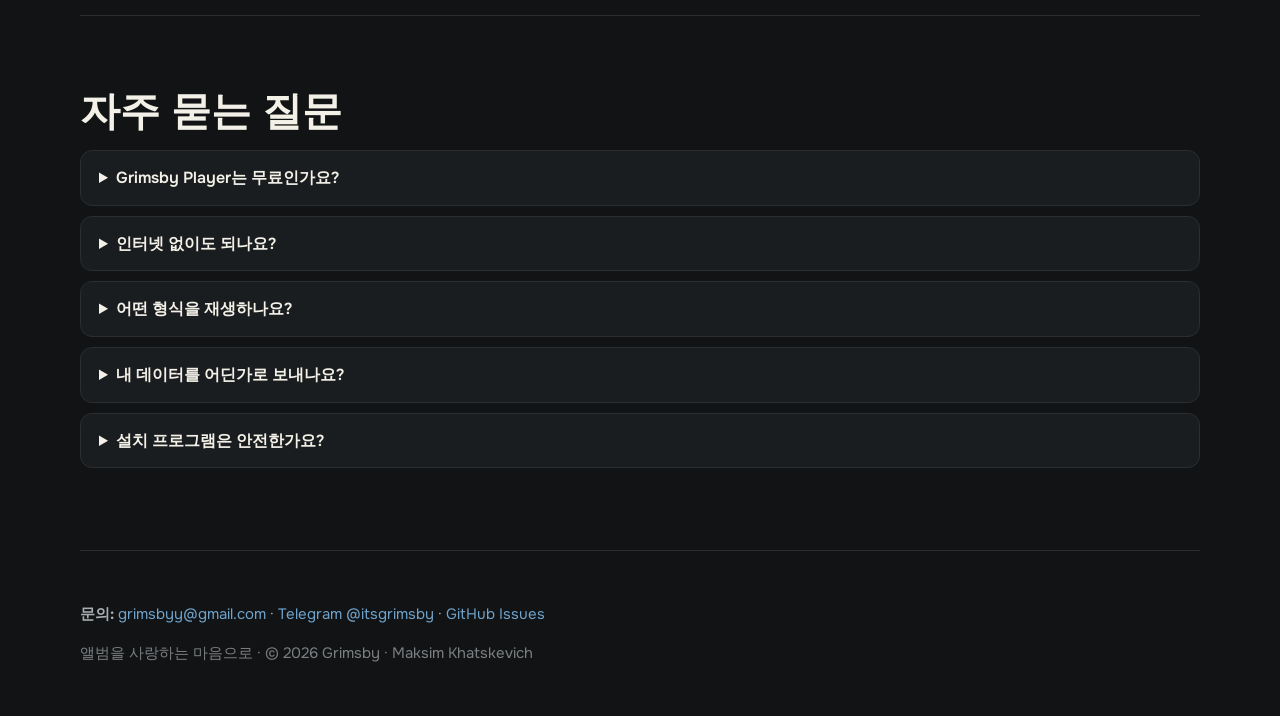
<file: grimsby/ko/index.html>
<!doctype html>
<html lang="ko">
<head>
  <meta charset="utf-8">
  <meta name="viewport" content="width=device-width, initial-scale=1">
  <title>Grimsby Player — Windows용 무료 오프라인 음악 플레이어</title>
  <meta name="description" content="Windows용 무료 오프라인 음악·뮤직비디오 플레이어. 연도별 앨범, 모든 앨범 옆의 뮤직비디오·앨범 영화·공연, 통계와 연말 결산. 계정도 광고도 없습니다.">
  <link rel="canonical" href="https://maksimkhatskevich.github.io/grimsby/ko/">
  <link rel="alternate" hreflang="en" href="https://maksimkhatskevich.github.io/grimsby/">
  <link rel="alternate" hreflang="ru" href="https://maksimkhatskevich.github.io/grimsby/ru/">
  <link rel="alternate" hreflang="es" href="https://maksimkhatskevich.github.io/grimsby/es/">
  <link rel="alternate" hreflang="pt" href="https://maksimkhatskevich.github.io/grimsby/pt/">
  <link rel="alternate" hreflang="de" href="https://maksimkhatskevich.github.io/grimsby/de/">
  <link rel="alternate" hreflang="fr" href="https://maksimkhatskevich.github.io/grimsby/fr/">
  <link rel="alternate" hreflang="zh" href="https://maksimkhatskevich.github.io/grimsby/zh/">
  <link rel="alternate" hreflang="ja" href="https://maksimkhatskevich.github.io/grimsby/ja/">
  <link rel="alternate" hreflang="ko" href="https://maksimkhatskevich.github.io/grimsby/ko/">
  <link rel="alternate" hreflang="x-default" href="https://maksimkhatskevich.github.io/grimsby/">
  <link rel="icon" href="../favicon.png" type="image/png">
  <meta property="og:type" content="website">
  <meta property="og:title" content="Grimsby Player — Windows용 무료 오프라인 음악 플레이어">
  <meta property="og:description" content="Windows용 무료 오프라인 음악·뮤직비디오 플레이어. 연도별 앨범, 모든 앨범 옆의 뮤직비디오·앨범 영화·공연, 통계와 연말 결산. 계정도 광고도 없습니다.">
  <meta property="og:url" content="https://maksimkhatskevich.github.io/grimsby/ko/">
  <meta property="og:image" content="https://maksimkhatskevich.github.io/grimsby/assets/og.jpg">
  <meta property="og:locale" content="ko">
  <meta name="twitter:card" content="summary_large_image">
  <meta name="theme-color" content="#111314">
  <meta name="google-site-verification" content="Ky7TEh7B9oUZKnGHo9f3iWPh1Lo5fjyv_JRExPzD8pY">
  <meta name="yandex-verification" content="20e8227255f604b7">
  <script type="application/ld+json">{"@context":"https://schema.org","@type":"SoftwareApplication","name":"Grimsby Player","operatingSystem":"Windows 10, Windows 11","applicationCategory":"MultimediaApplication","applicationSubCategory":"Music player","description":"Windows용 무료 오프라인 음악·뮤직비디오 플레이어. 연도별 앨범, 모든 앨범 옆의 뮤직비디오·앨범 영화·공연, 통계와 연말 결산. 계정도 광고도 없습니다.","inLanguage":["en","ru","es","pt","de","fr","zh","ja","ko"],"url":"https://maksimkhatskevich.github.io/grimsby/ko/","downloadUrl":"https://github.com/maksimkhatskevich/grimsby-releases/releases/latest","image":"https://maksimkhatskevich.github.io/grimsby/assets/og.jpg","screenshot":"https://maksimkhatskevich.github.io/grimsby/assets/img/ko/home.jpg","offers":{"@type":"Offer","price":"0","priceCurrency":"USD"},"author":{"@type":"Person","name":"Maksim Khatskevich"},"publisher":{"@type":"Organization","name":"Grimsby"}}</script>
  <script type="application/ld+json">{"@context":"https://schema.org","@type":"FAQPage","mainEntity":[{"@type":"Question","name":"Grimsby Player는 무료인가요?","acceptedAnswer":{"@type":"Answer","text":"네. 무료이며 광고, 구독, 계정이 없습니다."}},{"@type":"Question","name":"인터넷 없이도 되나요?","acceptedAnswer":{"@type":"Answer","text":"네. 모든 것이 내 컴퓨터에서 동작합니다. 인터넷은 업데이트와 (원하면) 아티스트 사진에만 씁니다."}},{"@type":"Question","name":"어떤 형식을 재생하나요?","acceptedAnswer":{"@type":"Answer","text":"MP3, FLAC, ALAC, AAC/M4A, OGG, Opus, WAV와 MP4, MKV 등의 뮤직비디오 — 4K AV1 같은 드문 코덱도 재생합니다."}},{"@type":"Question","name":"내 데이터를 어딘가로 보내나요?","acceptedAnswer":{"@type":"Answer","text":"아니요. 분석도 추적도 없습니다. 감상 기록은 내 PC 밖으로 나가지 않습니다."}},{"@type":"Question","name":"설치 프로그램은 안전한가요?","acceptedAnswer":{"@type":"Answer","text":"Player의 모든 버전을 VirusTotal에서 검사합니다(링크는 GitHub 페이지에). 유료 인증서가 없어 Windows가 경고할 수 있는데, \"추가 정보 → 실행\"을 누르세요."}}]}</script>
  <link rel="stylesheet" href="../assets/site.css">
</head>
<body>
  <header class="top">
    <a class="logo" href="../">Grims<i>by</i></a>
    <nav><a href="#player">Player</a><a href="#apps">앱</a><a href="#faq">자주 묻는 질문</a></nav>
    <details class="lang"><summary>한국어</summary><div><a href="../" hreflang="en">English</a><a href="../ru/" hreflang="ru">Русский</a><a href="../es/" hreflang="es">Español</a><a href="../pt/" hreflang="pt">Português</a><a href="../de/" hreflang="de">Deutsch</a><a href="../fr/" hreflang="fr">Français</a><a href="../zh/" hreflang="zh">中文</a><a href="../ja/" hreflang="ja">日本語</a><a href="../ko/" hreflang="ko" aria-current="page">한국어</a></div></details>
  </header>

  <main>
    <section class="hero" id="player">
      <img class="hero-icon" src="../assets/icons/player.png" width="72" height="72" alt="">
      <p class="kicker">Windows용 오프라인 음악 플레이어</p>
      <h1>Grimsby <i>Player</i></h1>
      <p class="slogan">앨범 전체를. 그리고 그 곁의 모든 것까지.</p>
      <p class="sub">모든 앨범 옆에 뮤직비디오, 앨범 영화, 공연까지 — 모두 내 라이브러리에서.</p>
      <div class="btns"><a class="btn big" href="https://github.com/maksimkhatskevich/grimsby-releases/releases/latest">⬇ Windows용 다운로드</a><a class="btn ghost big" href="https://github.com/maksimkhatskevich/grimsby-releases/blob/main/README.ko.md">GitHub 페이지</a></div>
      <ul class="badges"><li>무료</li><li>Windows 10 / 11</li><li>9개 언어</li><li>광고·계정 없음</li></ul>
      <img class="hero-shot" src="../assets/img/ko/home.jpg" alt="Grimsby Player" width="1440" height="900">
    </section>

    <section class="albums">
      <h2>아티스트가 만든 그대로, 앨범을</h2>
      <p class="lead">Grimsby에게 앨범은 트랙 묶음이 아니라 하나의 작품입니다. 음악 폴더를 지정하면 컬렉션이 둘러보고 싶은 라이브러리가 됩니다. 연도별 앨범, 아티스트 페이지, 그리고 앨범에 속한 모든 것이 바로 그 옆에.</p>
      <div class="row"><div class="txt"><h3>연도별 앨범</h3><p>연도를 고르면 그해의 모든 앨범이 보입니다. 앨범 페이지는 커버 색으로 물듭니다.</p></div><img loading="lazy" src="../assets/img/ko/library-years.jpg" alt="연도별 앨범" width="1440" height="900"></div>
      <div class="row rev"><div class="txt"><h3>뮤직비디오, 영화, 공연</h3><p>앨범 폴더 안의 영상은 그 앨범의 뮤직비디오가 되고, 앨범 영화와 공연은 음악 옆에 놓입니다.</p></div><img loading="lazy" src="../assets/img/ko/video-mini.jpg" alt="뮤직비디오, 영화, 공연" width="1440" height="900"></div>
      <div class="row"><div class="txt"><h3>아티스트의 모든 이야기</h3><p>앨범, 뮤직비디오, 영화, 공연, 피처링을 한 페이지에 순서대로.</p></div><img loading="lazy" src="../assets/img/ko/artist.jpg" alt="아티스트의 모든 이야기" width="1440" height="900"></div>
      <img class="wide" loading="lazy" src="../assets/img/ko/album-fill.jpg" alt="연도별 앨범" width="1440" height="900">
    </section>

    <section class="albums new">
      <div class="row"><div class="txt"><h3>📈 앨범 타임라인</h3><p>아티스트의 모든 앨범을 연도 눈금이 있는 하나의 타임라인에 놓습니다. 발매 사이 간격, 가장 긴 공백, 마지막 앨범 이후 며칠이 지났는지 알 수 있습니다. 앨범 두 개를 클릭하면 그 사이의 시간이 나옵니다. 아티스트 페이지의 연대기 버튼이나 전체 발매 캘린더에서 열 수 있습니다.</p></div><img loading="lazy" src="../assets/img/ko/timeline.jpg" alt="📈 앨범 타임라인" width="1440" height="900"></div>
      <div class="row rev"><div class="txt"><h3>🔎 장르와 가사로 검색</h3><p>제목과 아티스트뿐 아니라 장르와 가사 한 줄까지 찾습니다. 가사는 태그와 트랙 옆의 .lrc 파일에서 읽습니다. 결과에는 어디에서 일치했는지 표시됩니다. 대소문자는 구분하지 않으며, 오타로 찾지 못하면 가장 비슷한 결과를 보여 줍니다. 장르는 이제 따로 셉니다. “Pop, Hip-Hop”은 통계, 장르 페이지, 이퀄라이저에서 두 개의 장르입니다.</p></div><img loading="lazy" src="../assets/img/ko/search.jpg" alt="🔎 장르와 가사로 검색" width="1440" height="900"></div>
      <div class="row"><div class="txt"><h3>📅 발매 달력(실험적)</h3><p>설정에서 켜면 홈에 오늘 기념일을 맞은 앨범(“4년”, “22년”)과 날마다 커버가 표시되는 월 달력이 나타납니다. 날짜는 태그에서 가져오고, 없으면 Grimsby가 인터넷에서 찾아 원하면 파일에 기록합니다.</p></div><img loading="lazy" src="../assets/img/ko/calendar-full.jpg" alt="📅 발매 달력(실험적)" width="1440" height="900"></div>
      <div class="row rev"><div class="txt"><p>앨범이 필요 없나요? 설정에서 라이브러리를 트랙만 으로 바꾸면 Grimsby가 앨범 페이지 없는 간단한 트랙 플레이어가 됩니다.</p></div><img loading="lazy" src="../assets/img/ko/tracks-only.jpg" alt="트랙만" width="1440" height="900"></div>
    </section>

    <section class="feats">      <h2>컬렉터에게 필요한 모든 것</h2>
      <ul><li>발매 연도별 앨범과 앨범·영상·공연·피처링을 모은 아티스트 페이지</li><li>뮤직비디오, 공연, 앨범 영상을 앨범에 자동 연결</li><li>갭리스 재생, 볼륨 자동 조절, 10밴드 이퀄라이저</li><li>저절로 만들어지는 스마트 라디오 플레이리스트</li><li>감상·컬렉션 통계, 앨범 통계, 연말 결산</li><li>변환, 중복 파일 찾기, 라이브러리 점검 기능 내장</li></ul>
    </section>


    <section class="apps" id="apps">
      <h2>Grimsby 앱</h2>
      <p class="lead">같은 스타일의 무료 앱 다섯 가지: 음악, 파일, 태그, 프롬프터, PC 상태. 계정도 광고도 없습니다.</p>
      <div class="grid">
      <article class="app" style="--c:#3F7EAC">
        <img class="app-icon" src="../assets/icons/player.png" width="64" height="64" alt="">
        <h3>Grimsby <i>Player</i></h3>
        <p class="tag">다운로드한 음악과 뮤직비디오를 위한 오프라인 플레이어</p>
        <p>음악을 다운로드하고 모으는 사람을 위한 플레이어입니다. 음악 폴더를 지정하면 컬렉션이 스트리밍 서비스 같은 라이브러리가 됩니다. 연도별 앨범, 아티스트 페이지, 앨범 옆의 뮤직비디오까지. 모든 것은 내 컴퓨터에만 있습니다. 계정도, 구독도, 광고도 없습니다.</p>
        <ul><li>발매 연도별 앨범과 앨범·영상·공연·피처링을 모은 아티스트 페이지</li><li>뮤직비디오, 공연, 앨범 영상을 앨범에 자동 연결</li><li>갭리스 재생, 볼륨 자동 조절, 10밴드 이퀄라이저</li><li>저절로 만들어지는 스마트 라디오 플레이리스트</li><li>감상·컬렉션 통계, 앨범 통계, 연말 결산</li><li>변환, 중복 파일 찾기, 라이브러리 점검 기능 내장</li></ul>
        
        <div class="btns"><a class="btn" href="https://github.com/maksimkhatskevich/grimsby-releases/releases/latest">다운로드</a><a class="btn ghost" href="https://github.com/maksimkhatskevich/grimsby-releases/blob/main/README.ko.md">자세히</a></div>
      </article>
      <article class="app" style="--c:#C24A4A">
        <img class="app-icon" src="../assets/icons/converter.png" width="64" height="64" alt="">
        <h3>Grimsby <i>Converter</i></h3>
        <p class="tag">영상, 오디오, 사진, 문서를 오프라인으로 변환</p>
        <p>내 컴퓨터에서 바로 동작하는 파일 변환기입니다. 파일과 폴더를 한꺼번에 끌어다 놓으면 자동으로 그룹이 나뉘고, 그룹마다 형식과 품질을 정해 버튼 하나로 모두 변환합니다. 어떤 파일도 업로드되지 않습니다.</p>
        <ul><li>영상, 오디오, 사진, 문서, 스프레드시트, 프레젠테이션을 한 창에서</li><li>폴더째 한 번에 추가하면 자동으로 그룹 분류</li><li>빠른 모드: MOV를 MP4로 몇 초 만에, 화질 손실 없이</li><li>수십 가지 형식: DSD 오디오와 M4B 오디오북부터 포토샵 PSD, Keynote까지</li><li>원본은 그대로, 용량 제한도 워터마크도 없음</li><li>여러 파일을 동시에 — 프로세서가 감당하는 만큼</li></ul>
        <img class="shot" loading="lazy" src="../assets/img/ko/converter.jpg" alt="Grimsby Converter" width="960" height="600">
        <div class="btns"><a class="btn" href="https://github.com/maksimkhatskevich/grimsby-converter/releases/latest">다운로드</a><a class="btn ghost" href="https://github.com/maksimkhatskevich/grimsby-converter/blob/main/README.ko.md">자세히</a></div>
      </article>
      <article class="app" style="--c:#3FAC59">
        <img class="app-icon" src="../assets/icons/tagger.png" width="64" height="64" alt="">
        <h3>Grimsby <i>Tagger</i></h3>
        <p class="tag">태그 일괄 편집: 앨범, 커버, 파일 이름</p>
        <p>파일 하나하나가 아니라 앨범 단위로 작업하는 음악 라이브러리 태그 편집기입니다. 폴더를 지정하면 파일을 앨범으로 묶고, 커버가 있는 카드로 보여 주며, 문제가 있는 곳을 표시합니다. 모두 고친 뒤 버튼 하나로 저장하세요.</p>
        <ul><li>앨범이 알아서 정리: 디스크, 에디션, 태그 없는 파일까지</li><li>문제가 한눈에: 빈 칸, 제각각인 값, 없는 커버, 깨진 글자</li><li>파일 이름과 폴더 이름으로 클릭 한 번에 수정</li><li>인터넷에서 앨범을 찾아 트랙을 내 파일과 자동 연결</li><li>템플릿으로 파일과 폴더 이름 변경, 되돌리기 가능</li><li>영상도: MP4, MKV, MOV 등 — 태그와 커버만, 다시 인코딩 없이</li></ul>
        <img class="shot" loading="lazy" src="../assets/img/ko/tagger.jpg" alt="Grimsby Tagger" width="960" height="600">
        <div class="btns"><a class="btn" href="https://github.com/maksimkhatskevich/grimsby-tagger/releases/latest">다운로드</a><a class="btn ghost" href="https://github.com/maksimkhatskevich/grimsby-tagger/blob/main/README.ko.md">자세히</a></div>
      </article>
      <article class="app" style="--c:#D9822B">
        <img class="app-icon" src="../assets/icons/prompter.png" width="64" height="64" alt="">
        <h3>Grimsby <i>Prompter</i></h3>
        <p class="tag">목소리를 따라가는 간단한 프롬프터</p>
        <p>간단함을 지키는 프롬프터입니다. 텍스트를 붙여 넣거나 열고 시작을 누른 뒤 읽기만 하세요. 내 속도에 맞춰 부드럽게 흐르고, 내 컴퓨터에서 바로 목소리를 따라갑니다. 텍스트는 내게만 남습니다. 계정도 광고도 없습니다.</p>
        <ul><li>부드러운 스크롤, 읽는 중에도 속도 변경 가능</li><li>9개 언어 음성 따라가기, 모델을 한 번 받으면 오프라인으로 동작</li><li>초 단위로 뒤로·앞으로 이동, 줄·단락·페이지 모드</li><li>모든 창 위에, 보조 모니터에, 전체 화면으로, 유리용 거울 모드로</li><li>폴더가 있는 텍스트 보관함, txt·md·rtf·docx·pdf 열기</li><li>글꼴, 색상, 읽기 선, 기본 스타일, 직접 정하는 단축키</li></ul>
        <img class="shot" loading="lazy" src="../assets/img/ko/prompter.jpg" alt="Grimsby Prompter" width="960" height="600">
        <div class="btns"><a class="btn" href="https://github.com/maksimkhatskevich/grimsby-prompter/releases/latest">다운로드</a><a class="btn ghost" href="https://github.com/maksimkhatskevich/grimsby-prompter/blob/main/README.ko.md">자세히</a></div>
      </article>
      <article class="app" style="--c:#2FA6A0">
        <img class="app-icon" src="../assets/icons/helper.png" width="64" height="64" alt="">
        <h3>Grimsby <i>Helper</i></h3>
        <p class="tag">PC 상태를 한눈에: 프로세스, 온도, 정리</p>
        <p>내 PC를 돌봐 주는 도우미입니다. 모두 괜찮은지, 아니라면 무엇을 해야 하는지 한눈에 보여 줍니다. 무엇이 컴퓨터에 부담을 주는지, 부품이 얼마나 뜨거운지, 공간을 얼마나 확보할 수 있는지 알 수 있습니다. 정리는 항상 찾은 항목을 먼저 보여 주고, 버튼을 누르기 전에는 아무것도 지우지 않습니다.</p>
        <ul><li>홈 화면의 간단한 평가, 이유와 해야 할 일까지</li><li>프로세스와 그래프: 지금 컴퓨터에 부담을 주는 것</li><li>온도, 센서, 디스크 상태, 기록은 내 컴퓨터에 저장</li><li>임시 파일과 캐시 정리: 먼저 모두 확인하고 선택</li><li>시작 프로그램 목록과 디스크 공간 지도</li><li>과열, 공간 부족, 메모리 부족을 알려 주는 트레이 아이콘</li></ul>
        <img class="shot" loading="lazy" src="../assets/img/ko/helper.jpg" alt="Grimsby Helper" width="960" height="600">
        <div class="btns"><a class="btn" href="https://github.com/maksimkhatskevich/grimsby-helper/releases/latest">다운로드</a><a class="btn ghost" href="https://github.com/maksimkhatskevich/grimsby-helper/blob/main/README.ko.md">자세히</a></div>
      </article>
      </div>
    </section>

    <section class="faq" id="faq">
      <h2>자주 묻는 질문</h2>
      <details><summary>Grimsby Player는 무료인가요?</summary><p>네. 무료이며 광고, 구독, 계정이 없습니다.</p></details>
      <details><summary>인터넷 없이도 되나요?</summary><p>네. 모든 것이 내 컴퓨터에서 동작합니다. 인터넷은 업데이트와 (원하면) 아티스트 사진에만 씁니다.</p></details>
      <details><summary>어떤 형식을 재생하나요?</summary><p>MP3, FLAC, ALAC, AAC/M4A, OGG, Opus, WAV와 MP4, MKV 등의 뮤직비디오 — 4K AV1 같은 드문 코덱도 재생합니다.</p></details>
      <details><summary>내 데이터를 어딘가로 보내나요?</summary><p>아니요. 분석도 추적도 없습니다. 감상 기록은 내 PC 밖으로 나가지 않습니다.</p></details>
      <details><summary>설치 프로그램은 안전한가요?</summary><p>Player의 모든 버전을 VirusTotal에서 검사합니다(링크는 GitHub 페이지에). 유료 인증서가 없어 Windows가 경고할 수 있는데, &quot;추가 정보 → 실행&quot;을 누르세요.</p></details>
    </section>
  </main>

  <footer>
    <p><b>문의:</b> <a href="mailto:grimsbyy@gmail.com">grimsbyy@gmail.com</a> · <a href="https://t.me/itsgrimsby">Telegram @itsgrimsby</a> · <a href="https://github.com/maksimkhatskevich/grimsby-releases/issues">GitHub Issues</a></p>
    <p class="dim">앨범을 사랑하는 마음으로 · © 2026 Grimsby · Maksim Khatskevich</p>
  </footer>
</body>
</html>
</file>
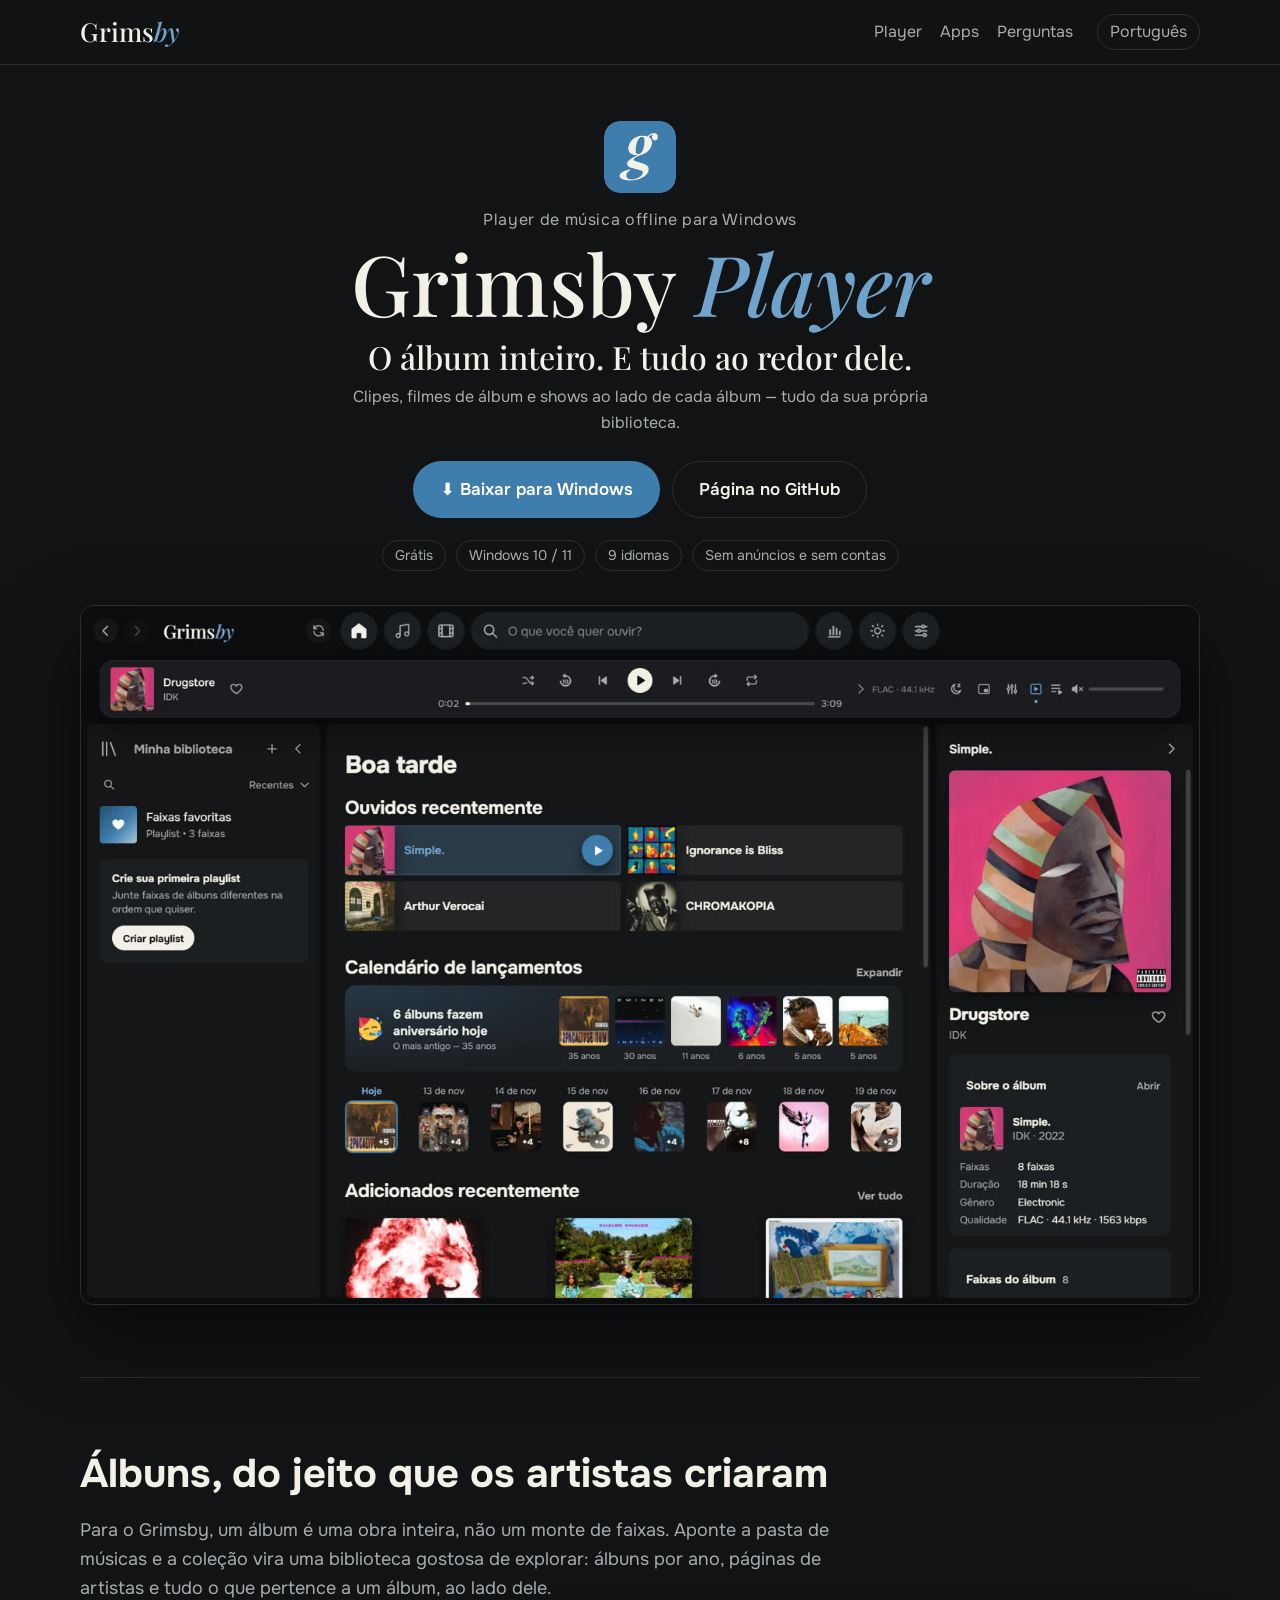
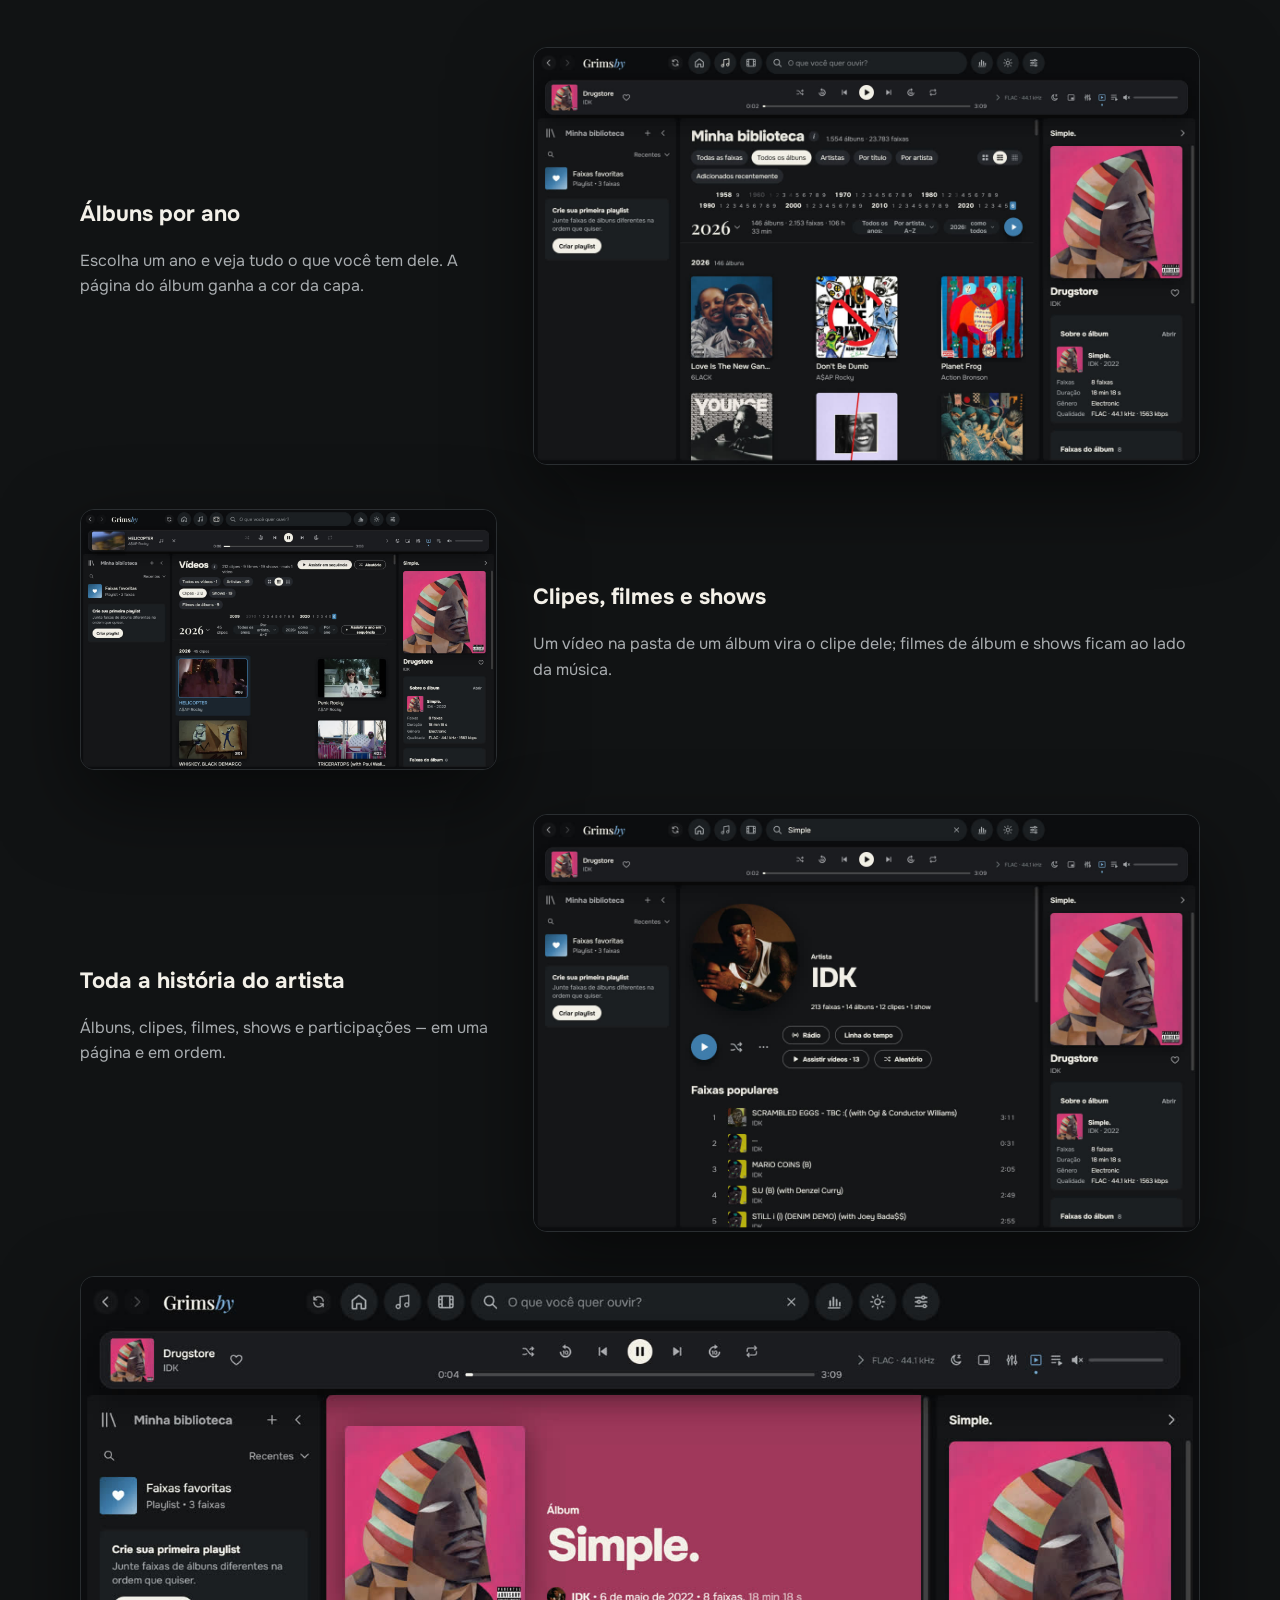
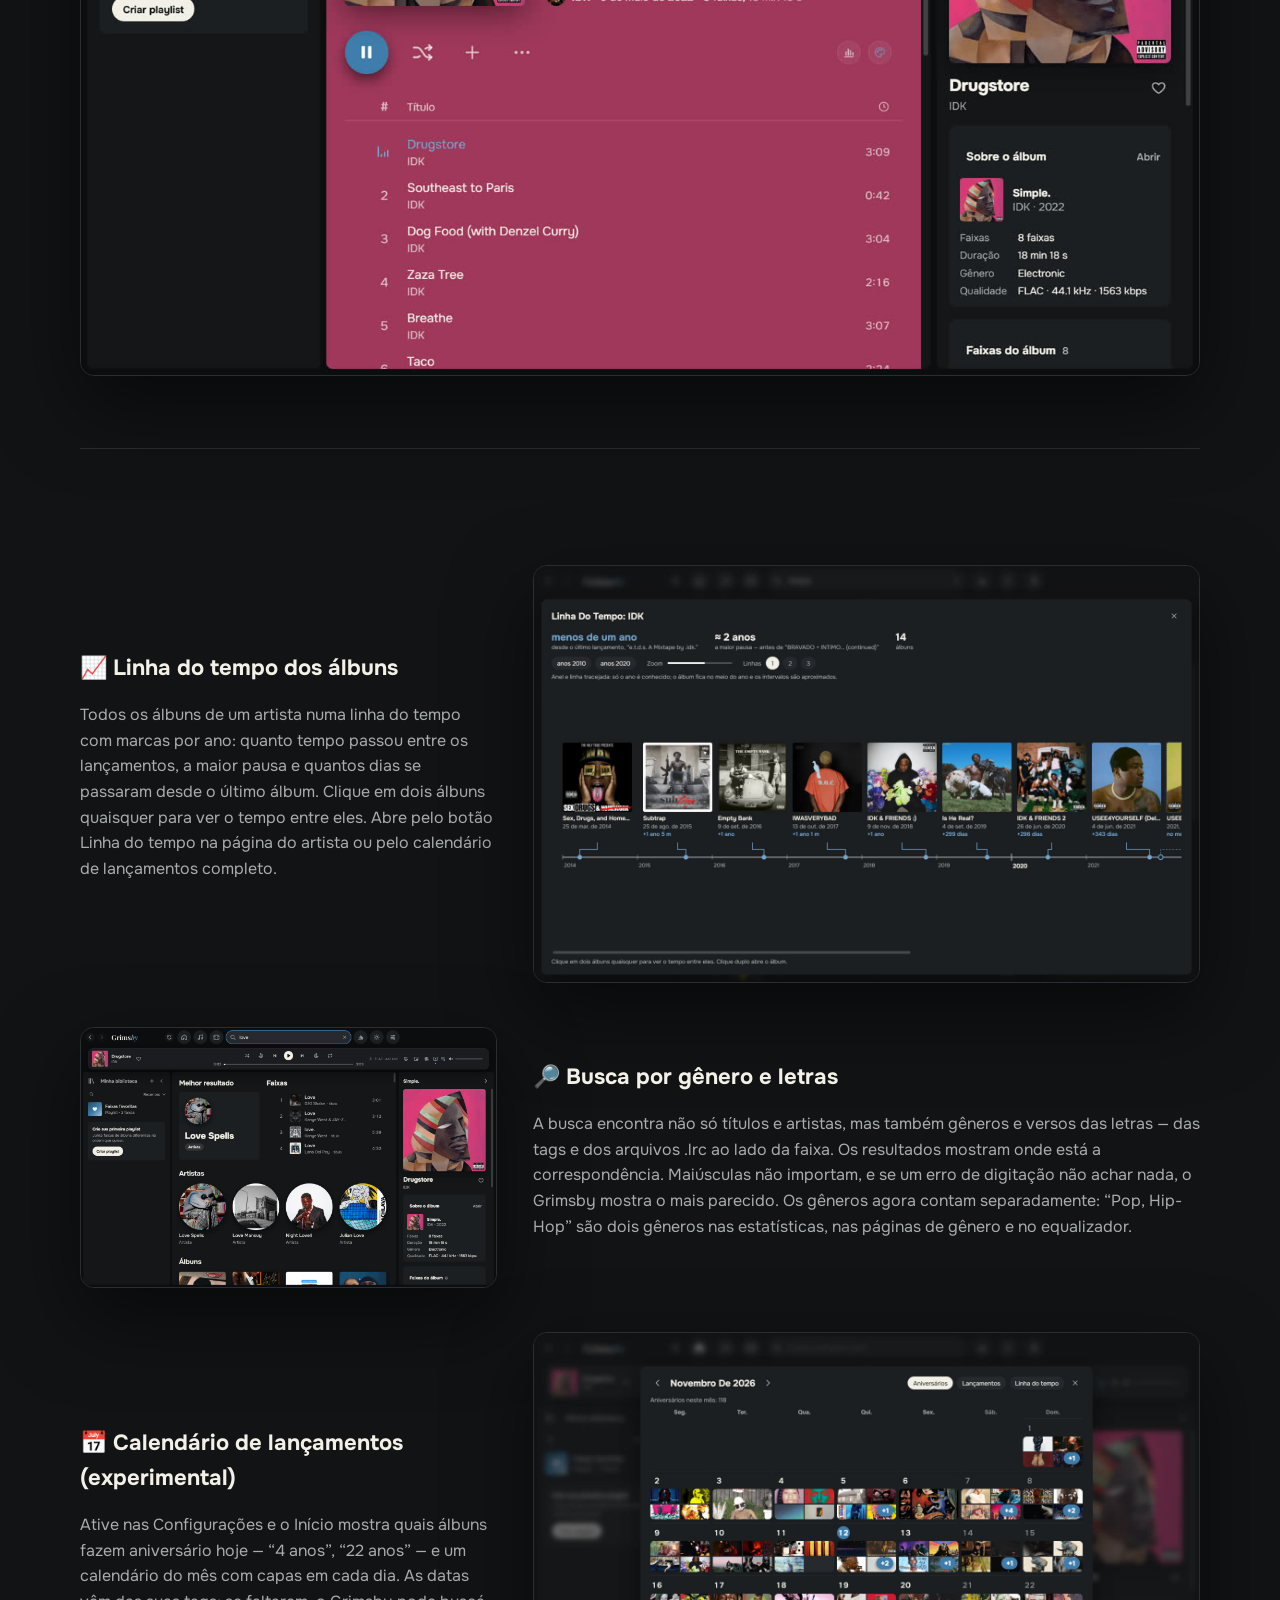
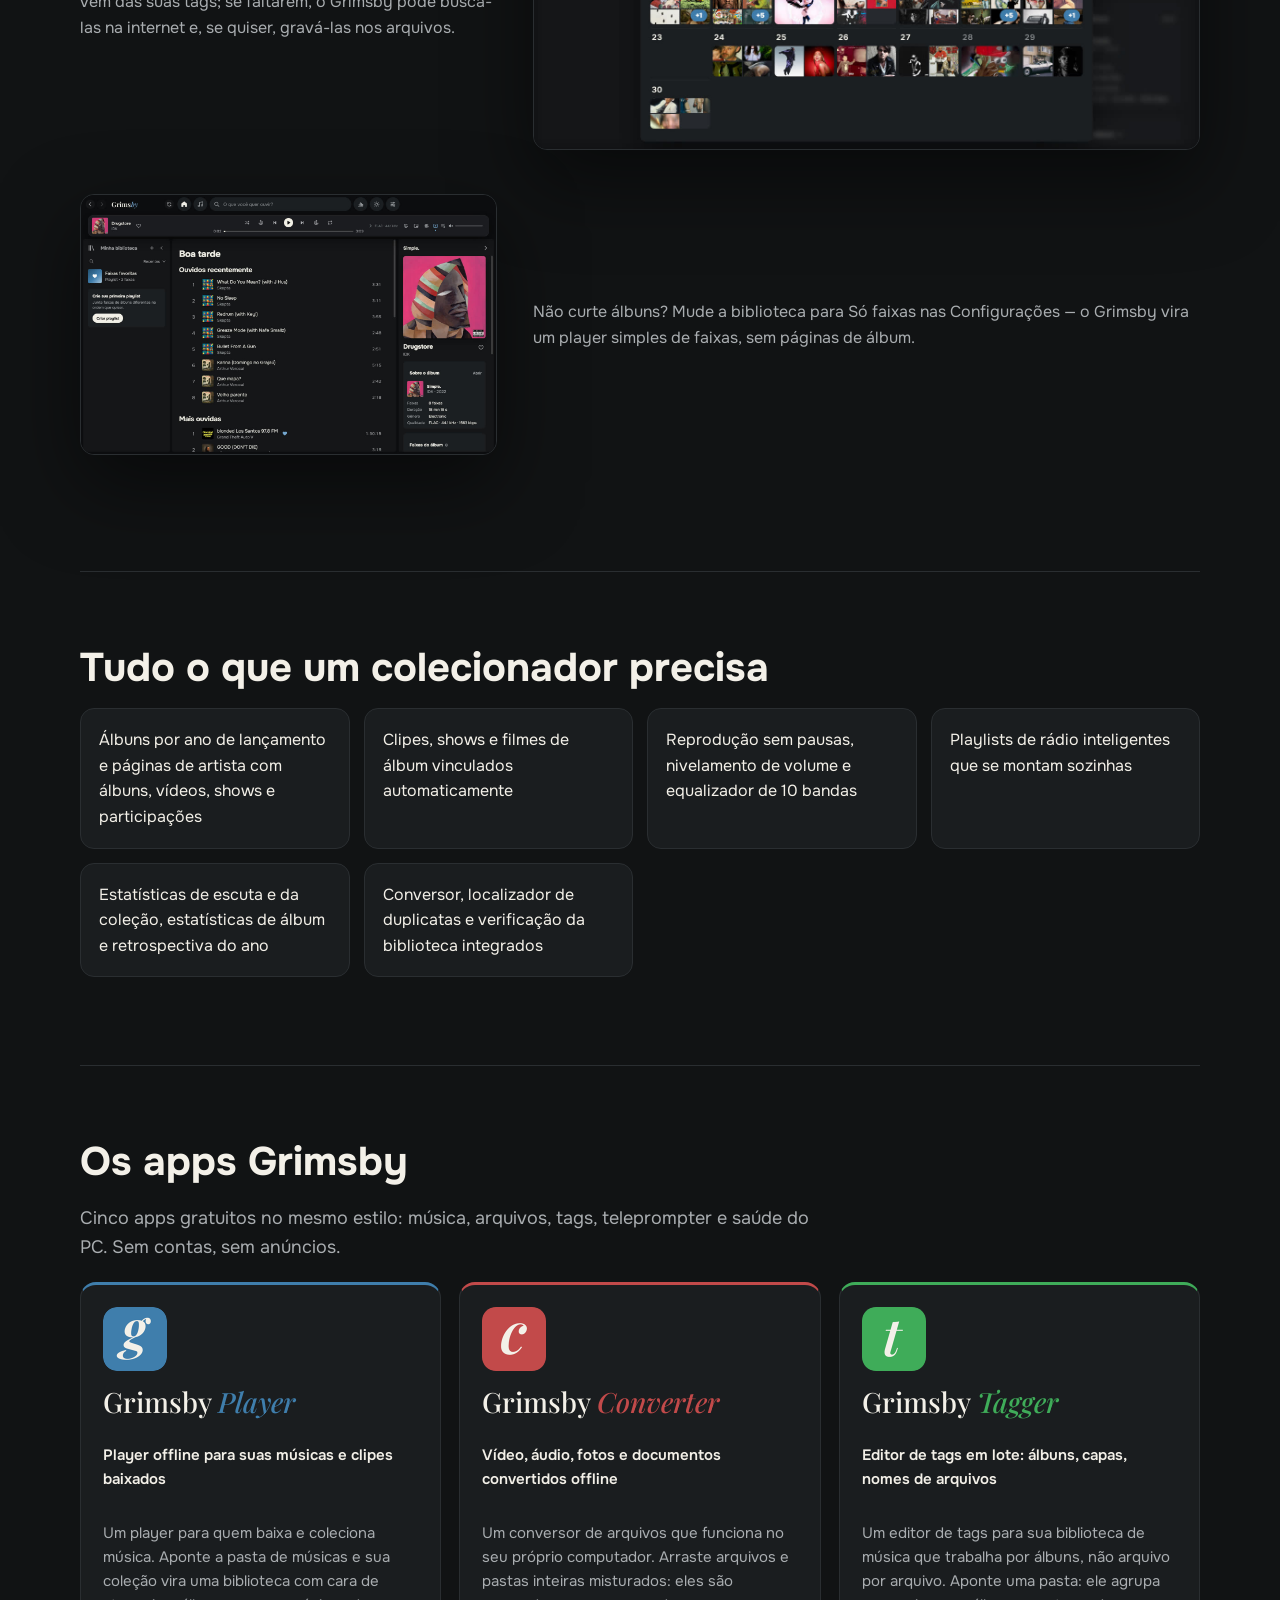
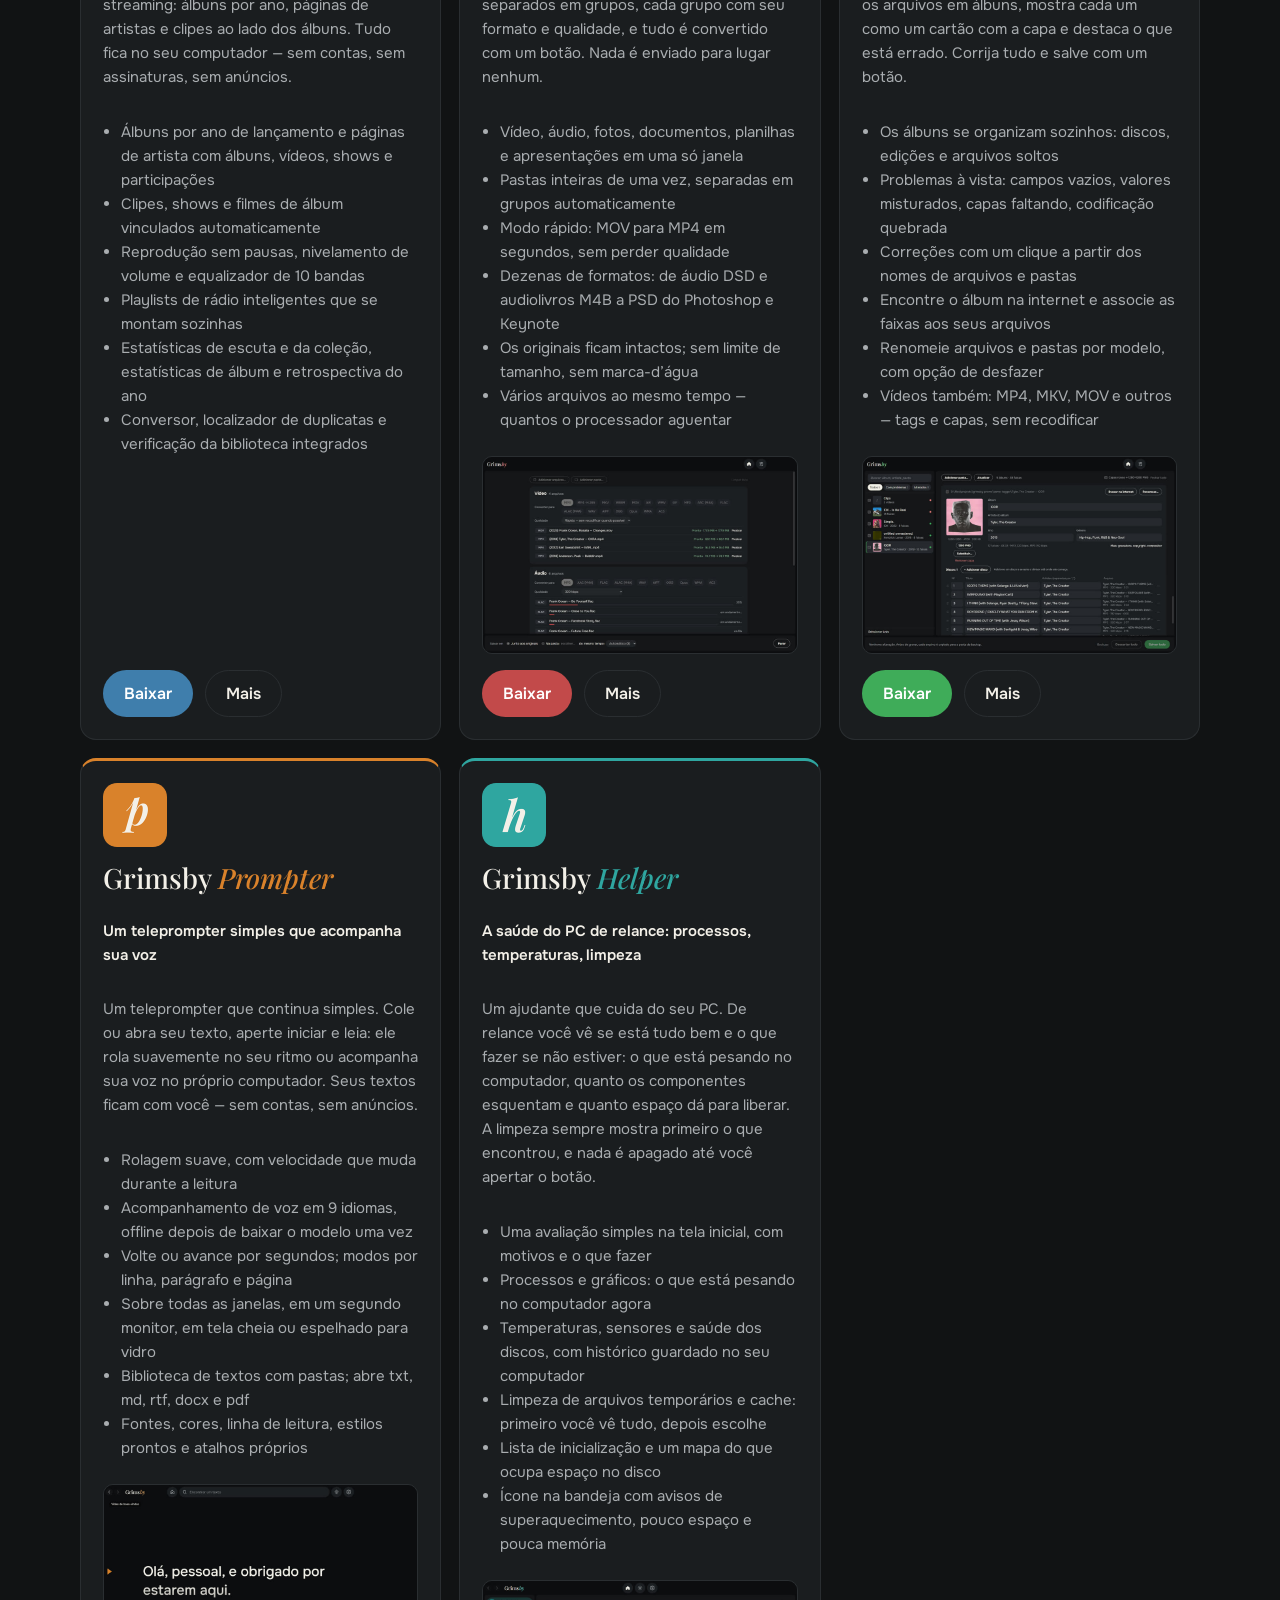
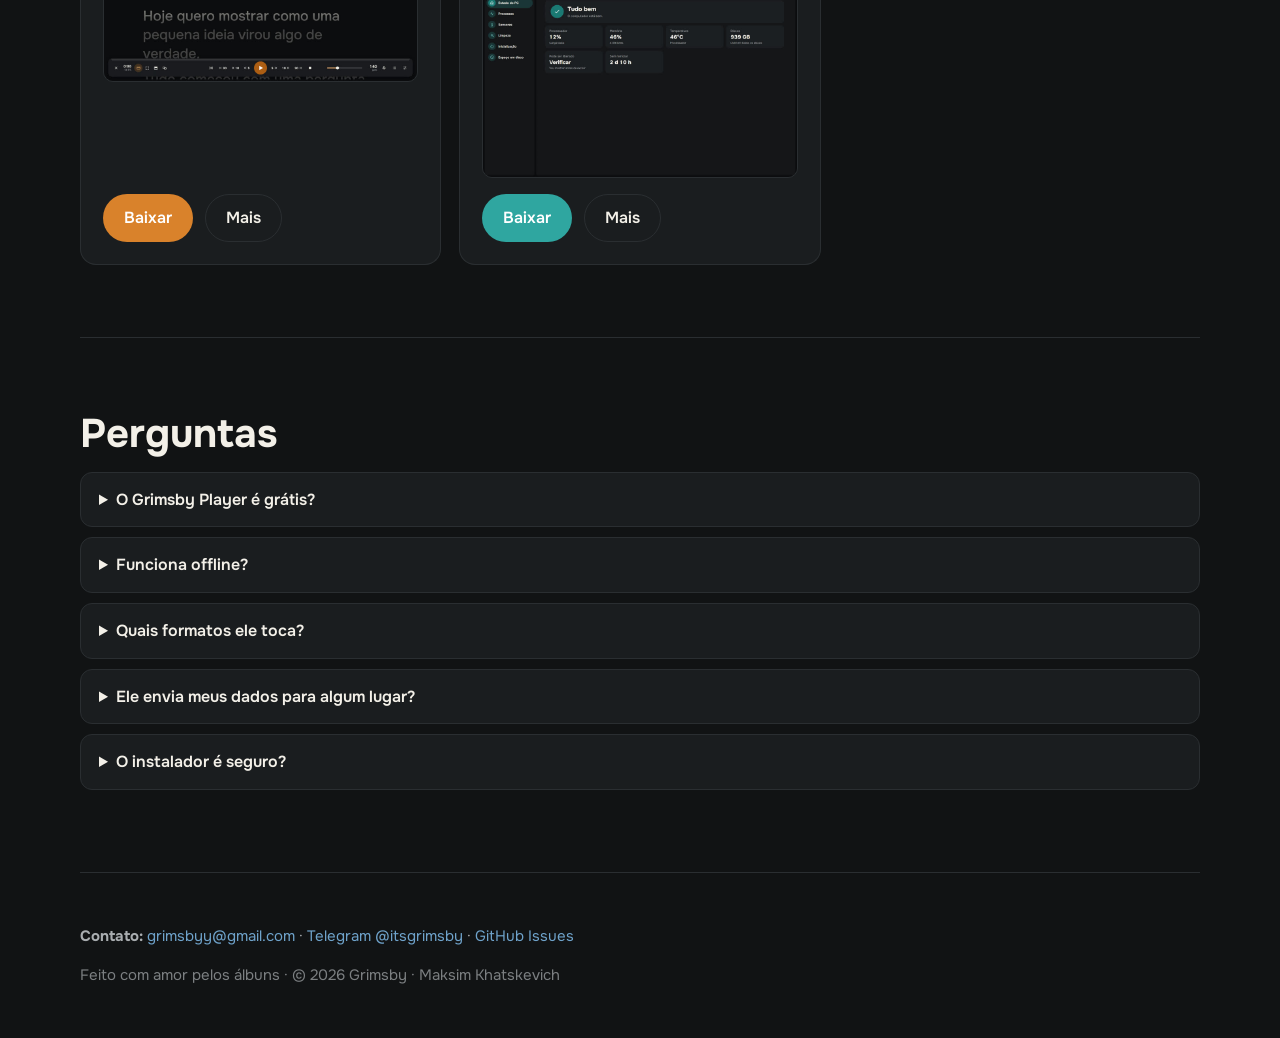
<file: grimsby/pt/index.html>
<!doctype html>
<html lang="pt">
<head>
  <meta charset="utf-8">
  <meta name="viewport" content="width=device-width, initial-scale=1">
  <title>Grimsby Player — player de música offline grátis para Windows</title>
  <meta name="description" content="Player gratuito de música e clipes offline para Windows. Álbuns por ano, clipes, filmes de álbum e shows ao lado de cada álbum, estatísticas e retrospectiva do ano. Sem contas e sem anúncios.">
  <link rel="canonical" href="https://maksimkhatskevich.github.io/grimsby/pt/">
  <link rel="alternate" hreflang="en" href="https://maksimkhatskevich.github.io/grimsby/">
  <link rel="alternate" hreflang="ru" href="https://maksimkhatskevich.github.io/grimsby/ru/">
  <link rel="alternate" hreflang="es" href="https://maksimkhatskevich.github.io/grimsby/es/">
  <link rel="alternate" hreflang="pt" href="https://maksimkhatskevich.github.io/grimsby/pt/">
  <link rel="alternate" hreflang="de" href="https://maksimkhatskevich.github.io/grimsby/de/">
  <link rel="alternate" hreflang="fr" href="https://maksimkhatskevich.github.io/grimsby/fr/">
  <link rel="alternate" hreflang="zh" href="https://maksimkhatskevich.github.io/grimsby/zh/">
  <link rel="alternate" hreflang="ja" href="https://maksimkhatskevich.github.io/grimsby/ja/">
  <link rel="alternate" hreflang="ko" href="https://maksimkhatskevich.github.io/grimsby/ko/">
  <link rel="alternate" hreflang="x-default" href="https://maksimkhatskevich.github.io/grimsby/">
  <link rel="icon" href="../favicon.png" type="image/png">
  <meta property="og:type" content="website">
  <meta property="og:title" content="Grimsby Player — player de música offline grátis para Windows">
  <meta property="og:description" content="Player gratuito de música e clipes offline para Windows. Álbuns por ano, clipes, filmes de álbum e shows ao lado de cada álbum, estatísticas e retrospectiva do ano. Sem contas e sem anúncios.">
  <meta property="og:url" content="https://maksimkhatskevich.github.io/grimsby/pt/">
  <meta property="og:image" content="https://maksimkhatskevich.github.io/grimsby/assets/og.jpg">
  <meta property="og:locale" content="pt">
  <meta name="twitter:card" content="summary_large_image">
  <meta name="theme-color" content="#111314">
  <meta name="google-site-verification" content="Ky7TEh7B9oUZKnGHo9f3iWPh1Lo5fjyv_JRExPzD8pY">
  <meta name="yandex-verification" content="20e8227255f604b7">
  <script type="application/ld+json">{"@context":"https://schema.org","@type":"SoftwareApplication","name":"Grimsby Player","operatingSystem":"Windows 10, Windows 11","applicationCategory":"MultimediaApplication","applicationSubCategory":"Music player","description":"Player gratuito de música e clipes offline para Windows. Álbuns por ano, clipes, filmes de álbum e shows ao lado de cada álbum, estatísticas e retrospectiva do ano. Sem contas e sem anúncios.","inLanguage":["en","ru","es","pt","de","fr","zh","ja","ko"],"url":"https://maksimkhatskevich.github.io/grimsby/pt/","downloadUrl":"https://github.com/maksimkhatskevich/grimsby-releases/releases/latest","image":"https://maksimkhatskevich.github.io/grimsby/assets/og.jpg","screenshot":"https://maksimkhatskevich.github.io/grimsby/assets/img/pt/home.jpg","offers":{"@type":"Offer","price":"0","priceCurrency":"USD"},"author":{"@type":"Person","name":"Maksim Khatskevich"},"publisher":{"@type":"Organization","name":"Grimsby"}}</script>
  <script type="application/ld+json">{"@context":"https://schema.org","@type":"FAQPage","mainEntity":[{"@type":"Question","name":"O Grimsby Player é grátis?","acceptedAnswer":{"@type":"Answer","text":"Sim. Grátis, sem anúncios, sem assinaturas e sem contas."}},{"@type":"Question","name":"Funciona offline?","acceptedAnswer":{"@type":"Answer","text":"Sim. Tudo roda no seu computador. A internet só é usada para atualizações e, se quiser, fotos de artistas."}},{"@type":"Question","name":"Quais formatos ele toca?","acceptedAnswer":{"@type":"Answer","text":"MP3, FLAC, ALAC, AAC/M4A, OGG, Opus, WAV e clipes em MP4, MKV e outros — até codecs raros como AV1 em 4K."}},{"@type":"Question","name":"Ele envia meus dados para algum lugar?","acceptedAnswer":{"@type":"Answer","text":"Não. Sem análises e sem rastreamento: seu histórico de escuta nunca sai do seu PC."}},{"@type":"Question","name":"O instalador é seguro?","acceptedAnswer":{"@type":"Answer","text":"Cada versão do Player é verificada no VirusTotal — o link está na página do GitHub. O Windows pode mostrar um aviso porque o app não tem certificado pago: clique em «Mais informações → Executar assim mesmo»."}}]}</script>
  <link rel="stylesheet" href="../assets/site.css">
</head>
<body>
  <header class="top">
    <a class="logo" href="../">Grims<i>by</i></a>
    <nav><a href="#player">Player</a><a href="#apps">Apps</a><a href="#faq">Perguntas</a></nav>
    <details class="lang"><summary>Português</summary><div><a href="../" hreflang="en">English</a><a href="../ru/" hreflang="ru">Русский</a><a href="../es/" hreflang="es">Español</a><a href="../pt/" hreflang="pt" aria-current="page">Português</a><a href="../de/" hreflang="de">Deutsch</a><a href="../fr/" hreflang="fr">Français</a><a href="../zh/" hreflang="zh">中文</a><a href="../ja/" hreflang="ja">日本語</a><a href="../ko/" hreflang="ko">한국어</a></div></details>
  </header>

  <main>
    <section class="hero" id="player">
      <img class="hero-icon" src="../assets/icons/player.png" width="72" height="72" alt="">
      <p class="kicker">Player de música offline para Windows</p>
      <h1>Grimsby <i>Player</i></h1>
      <p class="slogan">O álbum inteiro. E tudo ao redor dele.</p>
      <p class="sub">Clipes, filmes de álbum e shows ao lado de cada álbum — tudo da sua própria biblioteca.</p>
      <div class="btns"><a class="btn big" href="https://github.com/maksimkhatskevich/grimsby-releases/releases/latest">⬇ Baixar para Windows</a><a class="btn ghost big" href="https://github.com/maksimkhatskevich/grimsby-releases/blob/main/README.pt.md">Página no GitHub</a></div>
      <ul class="badges"><li>Grátis</li><li>Windows 10 / 11</li><li>9 idiomas</li><li>Sem anúncios e sem contas</li></ul>
      <img class="hero-shot" src="../assets/img/pt/home.jpg" alt="Grimsby Player" width="1440" height="900">
    </section>

    <section class="albums">
      <h2>Álbuns, do jeito que os artistas criaram</h2>
      <p class="lead">Para o Grimsby, um álbum é uma obra inteira, não um monte de faixas. Aponte a pasta de músicas e a coleção vira uma biblioteca gostosa de explorar: álbuns por ano, páginas de artistas e tudo o que pertence a um álbum, ao lado dele.</p>
      <div class="row"><div class="txt"><h3>Álbuns por ano</h3><p>Escolha um ano e veja tudo o que você tem dele. A página do álbum ganha a cor da capa.</p></div><img loading="lazy" src="../assets/img/pt/library-years.jpg" alt="Álbuns por ano" width="1440" height="900"></div>
      <div class="row rev"><div class="txt"><h3>Clipes, filmes e shows</h3><p>Um vídeo na pasta de um álbum vira o clipe dele; filmes de álbum e shows ficam ao lado da música.</p></div><img loading="lazy" src="../assets/img/pt/video-mini.jpg" alt="Clipes, filmes e shows" width="1440" height="900"></div>
      <div class="row"><div class="txt"><h3>Toda a história do artista</h3><p>Álbuns, clipes, filmes, shows e participações — em uma página e em ordem.</p></div><img loading="lazy" src="../assets/img/pt/artist.jpg" alt="Toda a história do artista" width="1440" height="900"></div>
      <img class="wide" loading="lazy" src="../assets/img/pt/album-fill.jpg" alt="Álbuns por ano" width="1440" height="900">
    </section>

    <section class="albums new">
      <div class="row"><div class="txt"><h3>📈 Linha do tempo dos álbuns</h3><p>Todos os álbuns de um artista numa linha do tempo com marcas por ano: quanto tempo passou entre os lançamentos, a maior pausa e quantos dias se passaram desde o último álbum. Clique em dois álbuns quaisquer para ver o tempo entre eles. Abre pelo botão Linha do tempo na página do artista ou pelo calendário de lançamentos completo.</p></div><img loading="lazy" src="../assets/img/pt/timeline.jpg" alt="📈 Linha do tempo dos álbuns" width="1440" height="900"></div>
      <div class="row rev"><div class="txt"><h3>🔎 Busca por gênero e letras</h3><p>A busca encontra não só títulos e artistas, mas também gêneros e versos das letras — das tags e dos arquivos .lrc ao lado da faixa. Os resultados mostram onde está a correspondência. Maiúsculas não importam, e se um erro de digitação não achar nada, o Grimsby mostra o mais parecido. Os gêneros agora contam separadamente: “Pop, Hip-Hop” são dois gêneros nas estatísticas, nas páginas de gênero e no equalizador.</p></div><img loading="lazy" src="../assets/img/pt/search.jpg" alt="🔎 Busca por gênero e letras" width="1440" height="900"></div>
      <div class="row"><div class="txt"><h3>📅 Calendário de lançamentos (experimental)</h3><p>Ative nas Configurações e o Início mostra quais álbuns fazem aniversário hoje — “4 anos”, “22 anos” — e um calendário do mês com capas em cada dia. As datas vêm das suas tags; se faltarem, o Grimsby pode buscá-las na internet e, se quiser, gravá-las nos arquivos.</p></div><img loading="lazy" src="../assets/img/pt/calendar-full.jpg" alt="📅 Calendário de lançamentos (experimental)" width="1440" height="900"></div>
      <div class="row rev"><div class="txt"><p>Não curte álbuns? Mude a biblioteca para Só faixas nas Configurações — o Grimsby vira um player simples de faixas, sem páginas de álbum.</p></div><img loading="lazy" src="../assets/img/pt/tracks-only.jpg" alt="Só faixas" width="1440" height="900"></div>
    </section>

    <section class="feats">      <h2>Tudo o que um colecionador precisa</h2>
      <ul><li>Álbuns por ano de lançamento e páginas de artista com álbuns, vídeos, shows e participações</li><li>Clipes, shows e filmes de álbum vinculados automaticamente</li><li>Reprodução sem pausas, nivelamento de volume e equalizador de 10 bandas</li><li>Playlists de rádio inteligentes que se montam sozinhas</li><li>Estatísticas de escuta e da coleção, estatísticas de álbum e retrospectiva do ano</li><li>Conversor, localizador de duplicatas e verificação da biblioteca integrados</li></ul>
    </section>


    <section class="apps" id="apps">
      <h2>Os apps Grimsby</h2>
      <p class="lead">Cinco apps gratuitos no mesmo estilo: música, arquivos, tags, teleprompter e saúde do PC. Sem contas, sem anúncios.</p>
      <div class="grid">
      <article class="app" style="--c:#3F7EAC">
        <img class="app-icon" src="../assets/icons/player.png" width="64" height="64" alt="">
        <h3>Grimsby <i>Player</i></h3>
        <p class="tag">Player offline para suas músicas e clipes baixados</p>
        <p>Um player para quem baixa e coleciona música. Aponte a pasta de músicas e sua coleção vira uma biblioteca com cara de streaming: álbuns por ano, páginas de artistas e clipes ao lado dos álbuns. Tudo fica no seu computador — sem contas, sem assinaturas, sem anúncios.</p>
        <ul><li>Álbuns por ano de lançamento e páginas de artista com álbuns, vídeos, shows e participações</li><li>Clipes, shows e filmes de álbum vinculados automaticamente</li><li>Reprodução sem pausas, nivelamento de volume e equalizador de 10 bandas</li><li>Playlists de rádio inteligentes que se montam sozinhas</li><li>Estatísticas de escuta e da coleção, estatísticas de álbum e retrospectiva do ano</li><li>Conversor, localizador de duplicatas e verificação da biblioteca integrados</li></ul>
        
        <div class="btns"><a class="btn" href="https://github.com/maksimkhatskevich/grimsby-releases/releases/latest">Baixar</a><a class="btn ghost" href="https://github.com/maksimkhatskevich/grimsby-releases/blob/main/README.pt.md">Mais</a></div>
      </article>
      <article class="app" style="--c:#C24A4A">
        <img class="app-icon" src="../assets/icons/converter.png" width="64" height="64" alt="">
        <h3>Grimsby <i>Converter</i></h3>
        <p class="tag">Vídeo, áudio, fotos e documentos convertidos offline</p>
        <p>Um conversor de arquivos que funciona no seu próprio computador. Arraste arquivos e pastas inteiras misturados: eles são separados em grupos, cada grupo com seu formato e qualidade, e tudo é convertido com um botão. Nada é enviado para lugar nenhum.</p>
        <ul><li>Vídeo, áudio, fotos, documentos, planilhas e apresentações em uma só janela</li><li>Pastas inteiras de uma vez, separadas em grupos automaticamente</li><li>Modo rápido: MOV para MP4 em segundos, sem perder qualidade</li><li>Dezenas de formatos: de áudio DSD e audiolivros M4B a PSD do Photoshop e Keynote</li><li>Os originais ficam intactos; sem limite de tamanho, sem marca-d’água</li><li>Vários arquivos ao mesmo tempo — quantos o processador aguentar</li></ul>
        <img class="shot" loading="lazy" src="../assets/img/pt/converter.jpg" alt="Grimsby Converter" width="960" height="600">
        <div class="btns"><a class="btn" href="https://github.com/maksimkhatskevich/grimsby-converter/releases/latest">Baixar</a><a class="btn ghost" href="https://github.com/maksimkhatskevich/grimsby-converter/blob/main/README.pt.md">Mais</a></div>
      </article>
      <article class="app" style="--c:#3FAC59">
        <img class="app-icon" src="../assets/icons/tagger.png" width="64" height="64" alt="">
        <h3>Grimsby <i>Tagger</i></h3>
        <p class="tag">Editor de tags em lote: álbuns, capas, nomes de arquivos</p>
        <p>Um editor de tags para sua biblioteca de música que trabalha por álbuns, não arquivo por arquivo. Aponte uma pasta: ele agrupa os arquivos em álbuns, mostra cada um como um cartão com a capa e destaca o que está errado. Corrija tudo e salve com um botão.</p>
        <ul><li>Os álbuns se organizam sozinhos: discos, edições e arquivos soltos</li><li>Problemas à vista: campos vazios, valores misturados, capas faltando, codificação quebrada</li><li>Correções com um clique a partir dos nomes de arquivos e pastas</li><li>Encontre o álbum na internet e associe as faixas aos seus arquivos</li><li>Renomeie arquivos e pastas por modelo, com opção de desfazer</li><li>Vídeos também: MP4, MKV, MOV e outros — tags e capas, sem recodificar</li></ul>
        <img class="shot" loading="lazy" src="../assets/img/pt/tagger.jpg" alt="Grimsby Tagger" width="960" height="600">
        <div class="btns"><a class="btn" href="https://github.com/maksimkhatskevich/grimsby-tagger/releases/latest">Baixar</a><a class="btn ghost" href="https://github.com/maksimkhatskevich/grimsby-tagger/blob/main/README.pt.md">Mais</a></div>
      </article>
      <article class="app" style="--c:#D9822B">
        <img class="app-icon" src="../assets/icons/prompter.png" width="64" height="64" alt="">
        <h3>Grimsby <i>Prompter</i></h3>
        <p class="tag">Um teleprompter simples que acompanha sua voz</p>
        <p>Um teleprompter que continua simples. Cole ou abra seu texto, aperte iniciar e leia: ele rola suavemente no seu ritmo ou acompanha sua voz no próprio computador. Seus textos ficam com você — sem contas, sem anúncios.</p>
        <ul><li>Rolagem suave, com velocidade que muda durante a leitura</li><li>Acompanhamento de voz em 9 idiomas, offline depois de baixar o modelo uma vez</li><li>Volte ou avance por segundos; modos por linha, parágrafo e página</li><li>Sobre todas as janelas, em um segundo monitor, em tela cheia ou espelhado para vidro</li><li>Biblioteca de textos com pastas; abre txt, md, rtf, docx e pdf</li><li>Fontes, cores, linha de leitura, estilos prontos e atalhos próprios</li></ul>
        <img class="shot" loading="lazy" src="../assets/img/pt/prompter.jpg" alt="Grimsby Prompter" width="960" height="600">
        <div class="btns"><a class="btn" href="https://github.com/maksimkhatskevich/grimsby-prompter/releases/latest">Baixar</a><a class="btn ghost" href="https://github.com/maksimkhatskevich/grimsby-prompter/blob/main/README.pt.md">Mais</a></div>
      </article>
      <article class="app" style="--c:#2FA6A0">
        <img class="app-icon" src="../assets/icons/helper.png" width="64" height="64" alt="">
        <h3>Grimsby <i>Helper</i></h3>
        <p class="tag">A saúde do PC de relance: processos, temperaturas, limpeza</p>
        <p>Um ajudante que cuida do seu PC. De relance você vê se está tudo bem e o que fazer se não estiver: o que está pesando no computador, quanto os componentes esquentam e quanto espaço dá para liberar. A limpeza sempre mostra primeiro o que encontrou, e nada é apagado até você apertar o botão.</p>
        <ul><li>Uma avaliação simples na tela inicial, com motivos e o que fazer</li><li>Processos e gráficos: o que está pesando no computador agora</li><li>Temperaturas, sensores e saúde dos discos, com histórico guardado no seu computador</li><li>Limpeza de arquivos temporários e cache: primeiro você vê tudo, depois escolhe</li><li>Lista de inicialização e um mapa do que ocupa espaço no disco</li><li>Ícone na bandeja com avisos de superaquecimento, pouco espaço e pouca memória</li></ul>
        <img class="shot" loading="lazy" src="../assets/img/pt/helper.jpg" alt="Grimsby Helper" width="960" height="600">
        <div class="btns"><a class="btn" href="https://github.com/maksimkhatskevich/grimsby-helper/releases/latest">Baixar</a><a class="btn ghost" href="https://github.com/maksimkhatskevich/grimsby-helper/blob/main/README.pt.md">Mais</a></div>
      </article>
      </div>
    </section>

    <section class="faq" id="faq">
      <h2>Perguntas</h2>
      <details><summary>O Grimsby Player é grátis?</summary><p>Sim. Grátis, sem anúncios, sem assinaturas e sem contas.</p></details>
      <details><summary>Funciona offline?</summary><p>Sim. Tudo roda no seu computador. A internet só é usada para atualizações e, se quiser, fotos de artistas.</p></details>
      <details><summary>Quais formatos ele toca?</summary><p>MP3, FLAC, ALAC, AAC/M4A, OGG, Opus, WAV e clipes em MP4, MKV e outros — até codecs raros como AV1 em 4K.</p></details>
      <details><summary>Ele envia meus dados para algum lugar?</summary><p>Não. Sem análises e sem rastreamento: seu histórico de escuta nunca sai do seu PC.</p></details>
      <details><summary>O instalador é seguro?</summary><p>Cada versão do Player é verificada no VirusTotal — o link está na página do GitHub. O Windows pode mostrar um aviso porque o app não tem certificado pago: clique em «Mais informações → Executar assim mesmo».</p></details>
    </section>
  </main>

  <footer>
    <p><b>Contato:</b> <a href="mailto:grimsbyy@gmail.com">grimsbyy@gmail.com</a> · <a href="https://t.me/itsgrimsby">Telegram @itsgrimsby</a> · <a href="https://github.com/maksimkhatskevich/grimsby-releases/issues">GitHub Issues</a></p>
    <p class="dim">Feito com amor pelos álbuns · © 2026 Grimsby · Maksim Khatskevich</p>
  </footer>
</body>
</html>
</file>
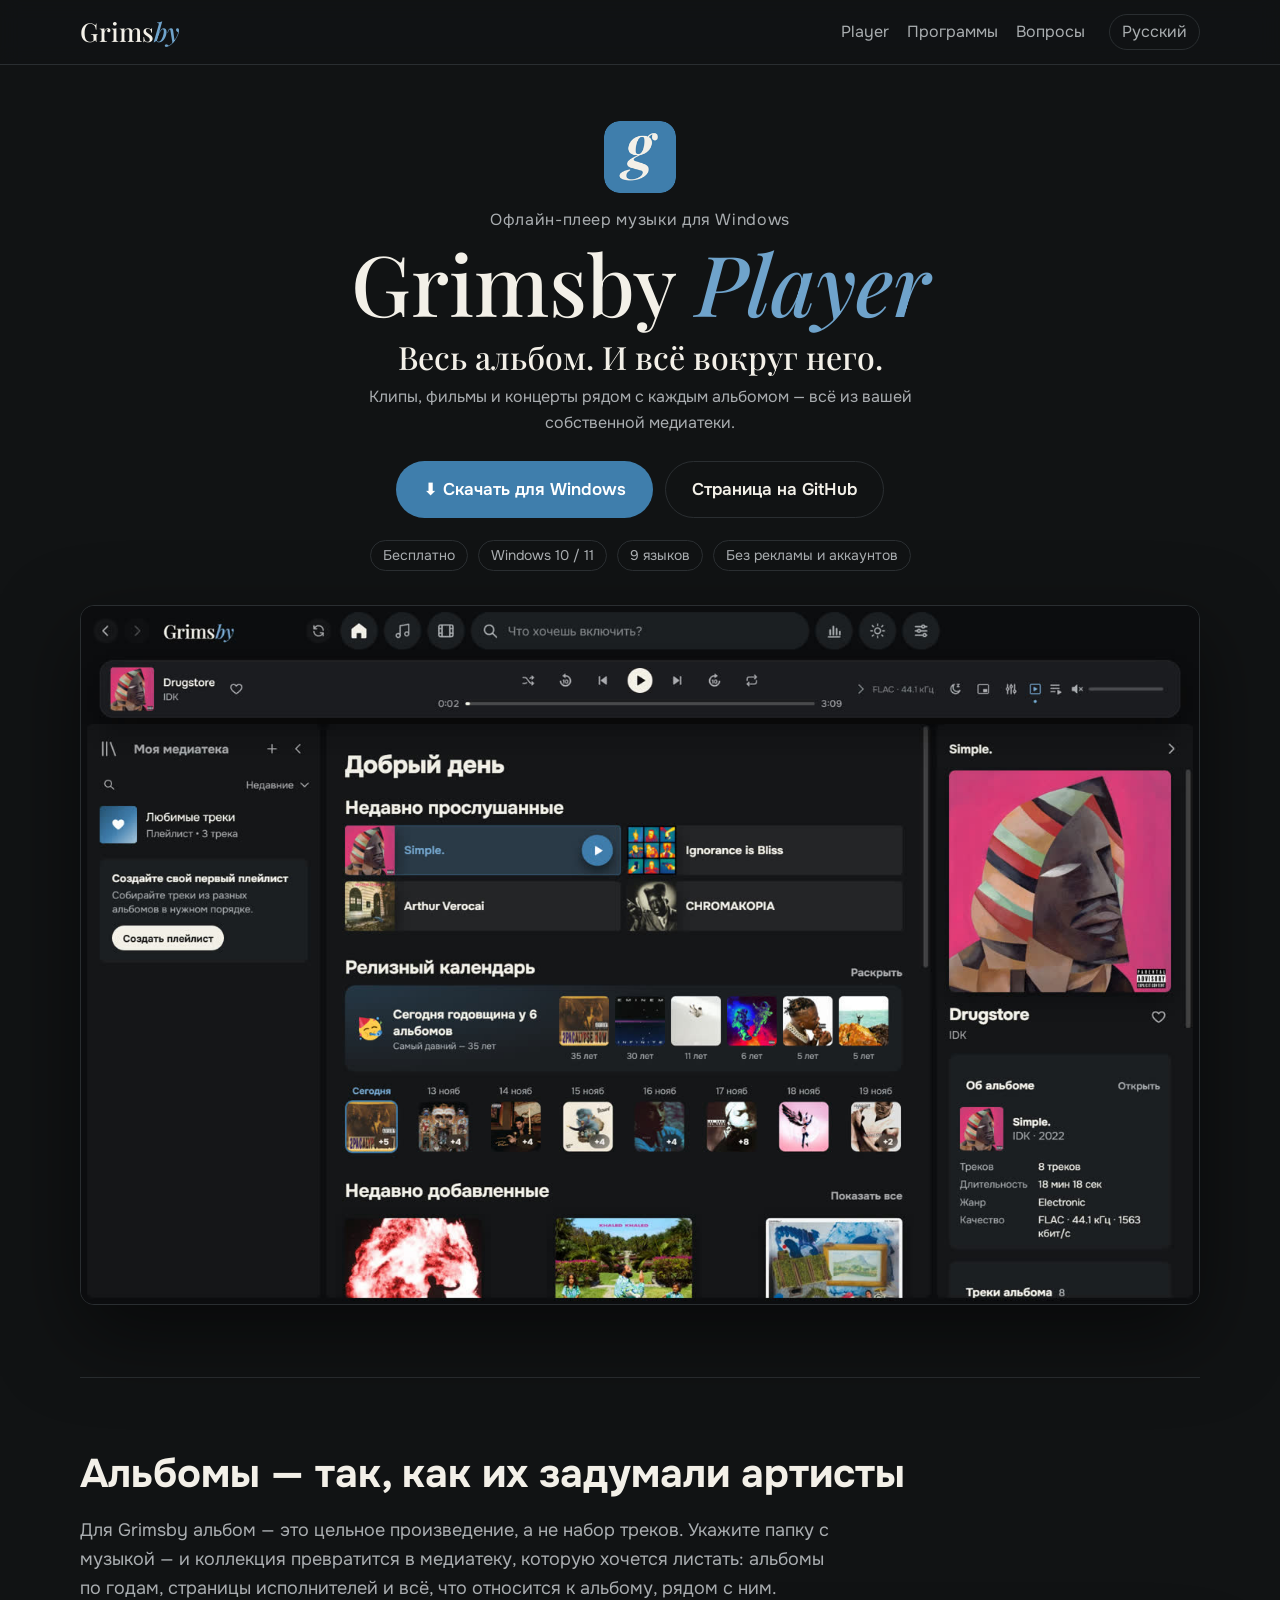
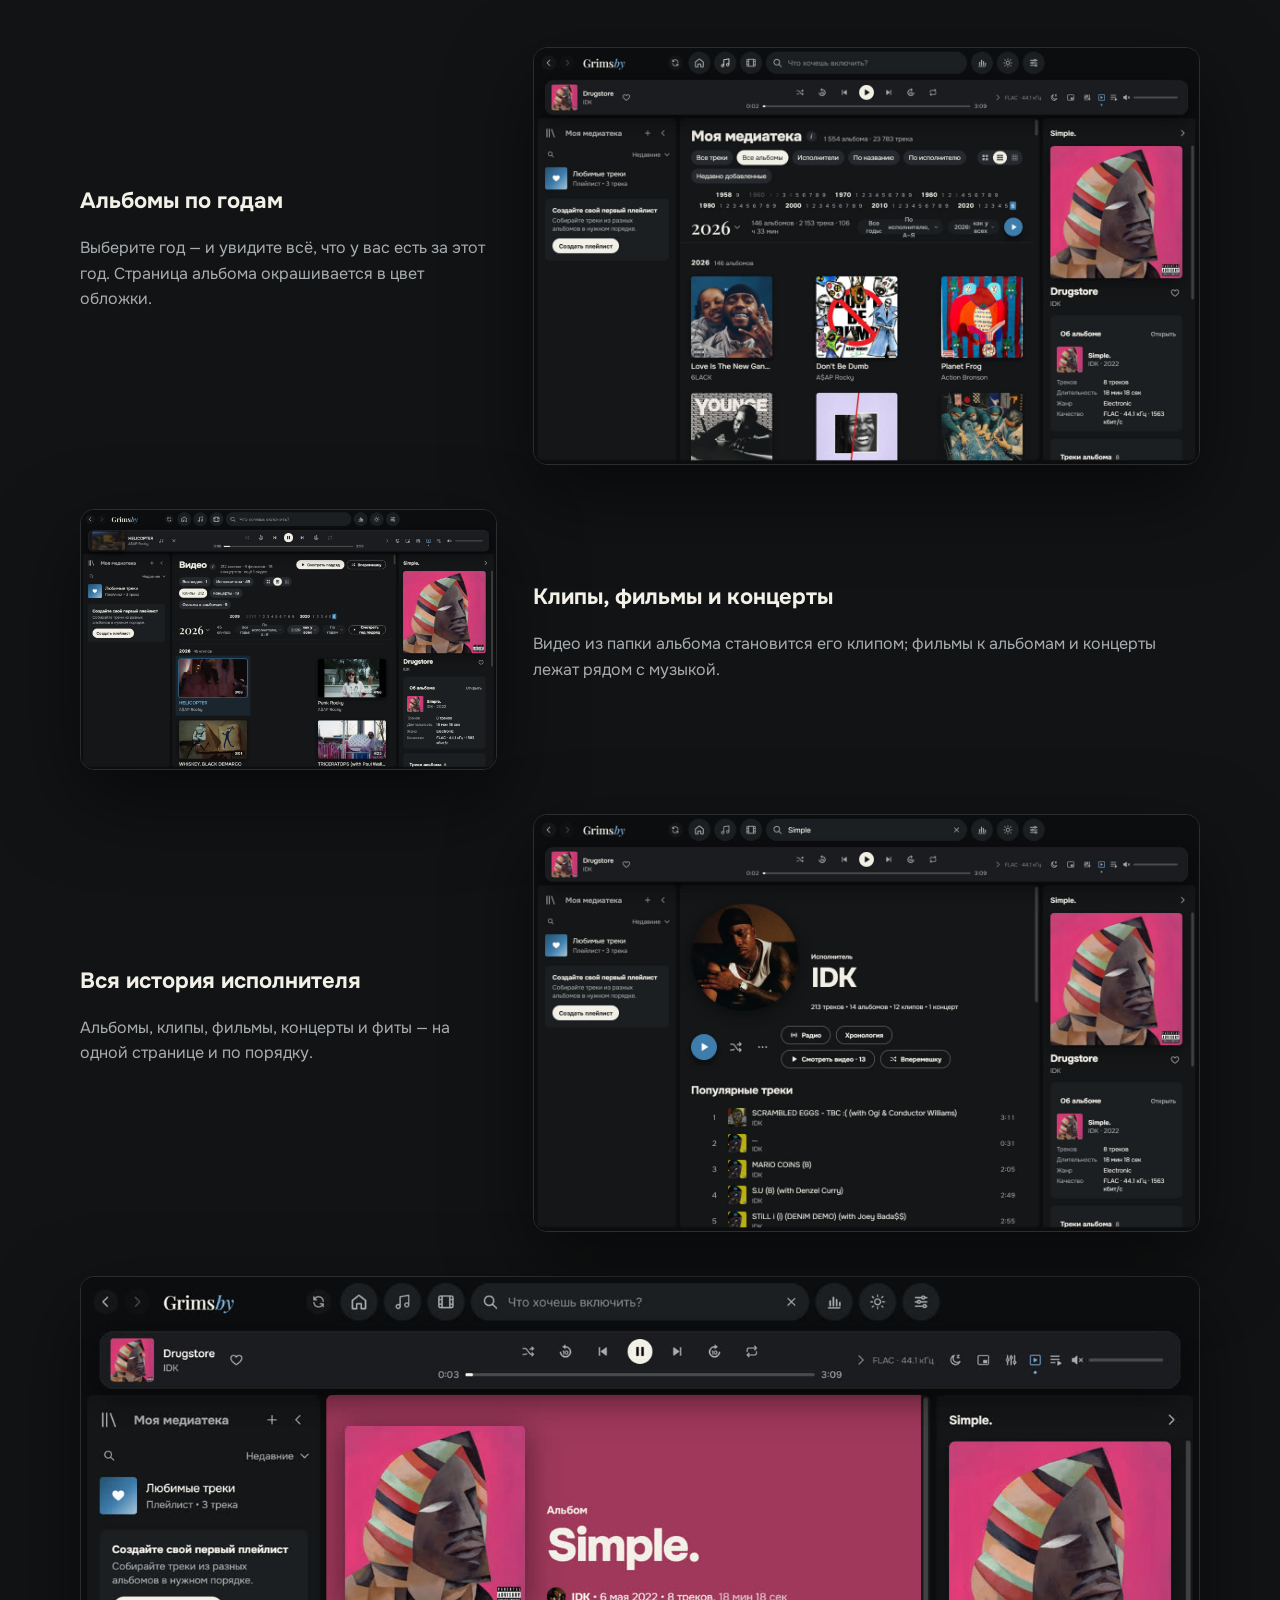
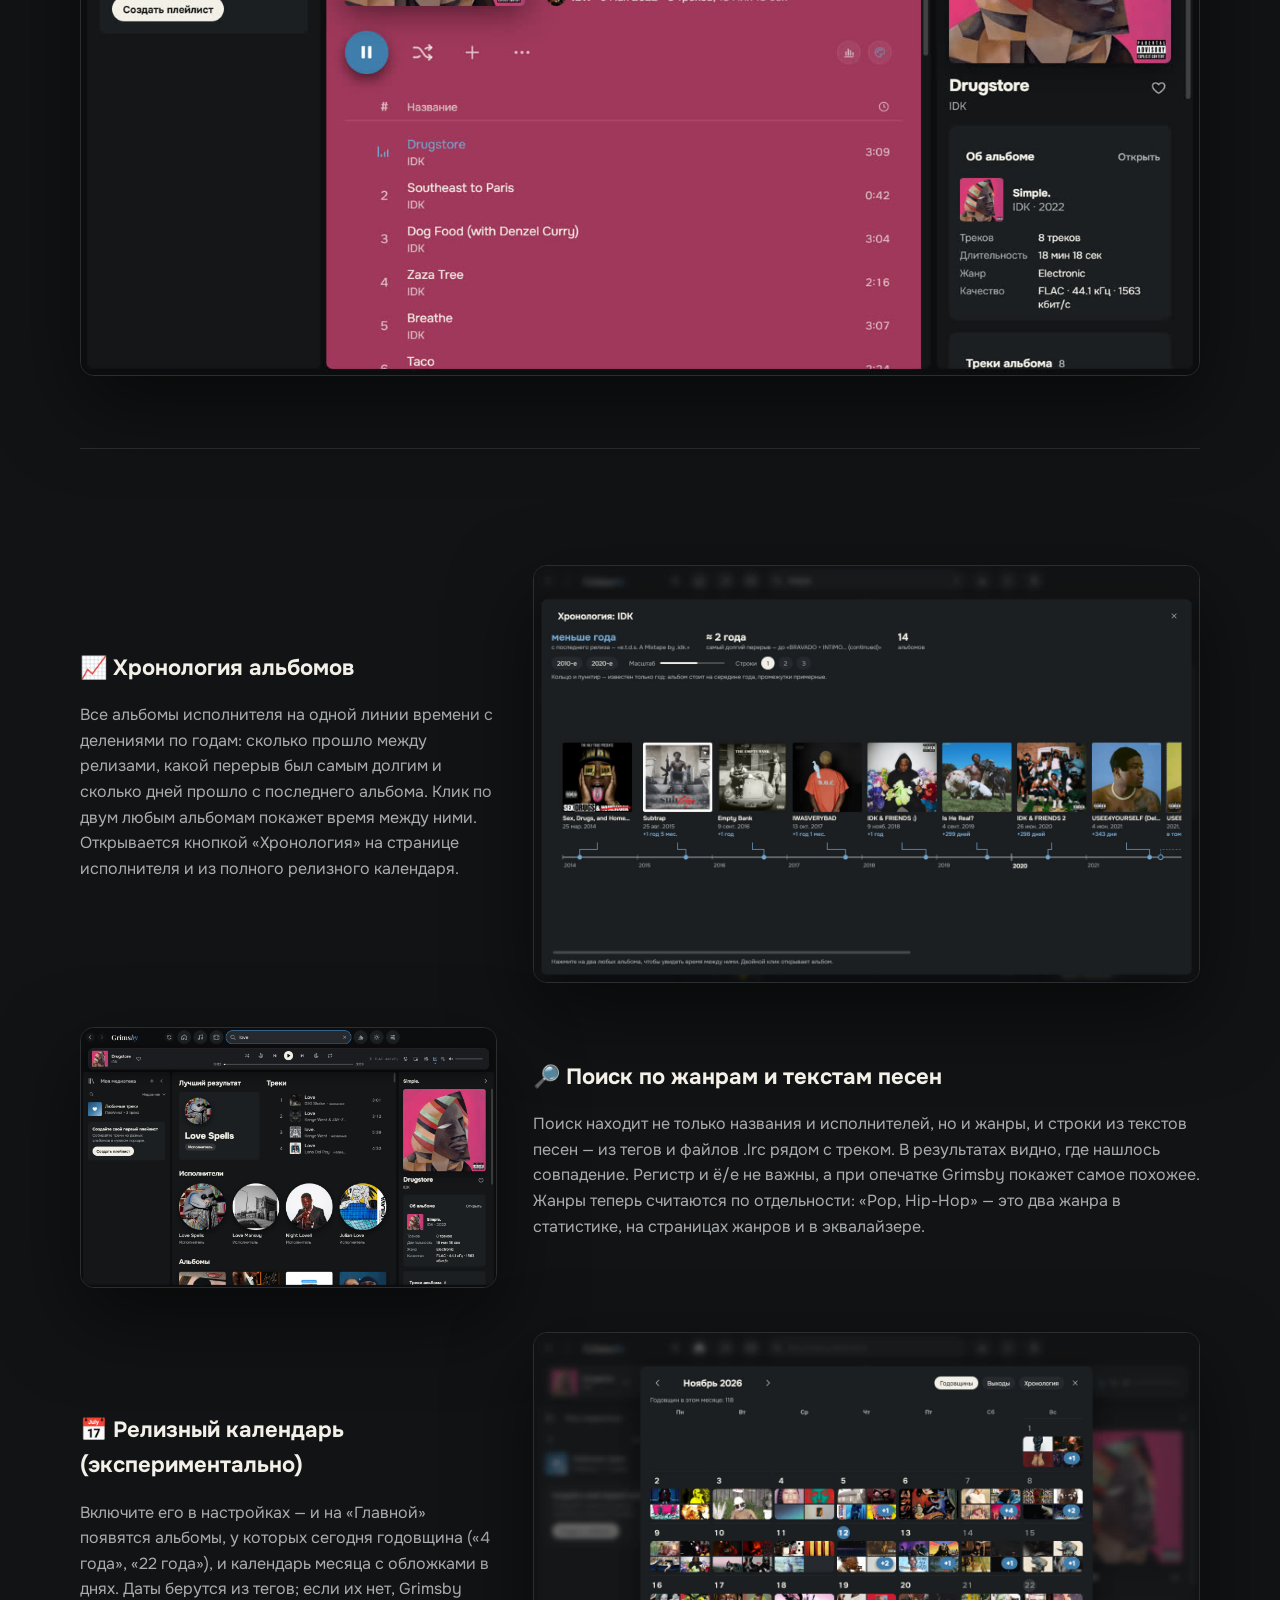
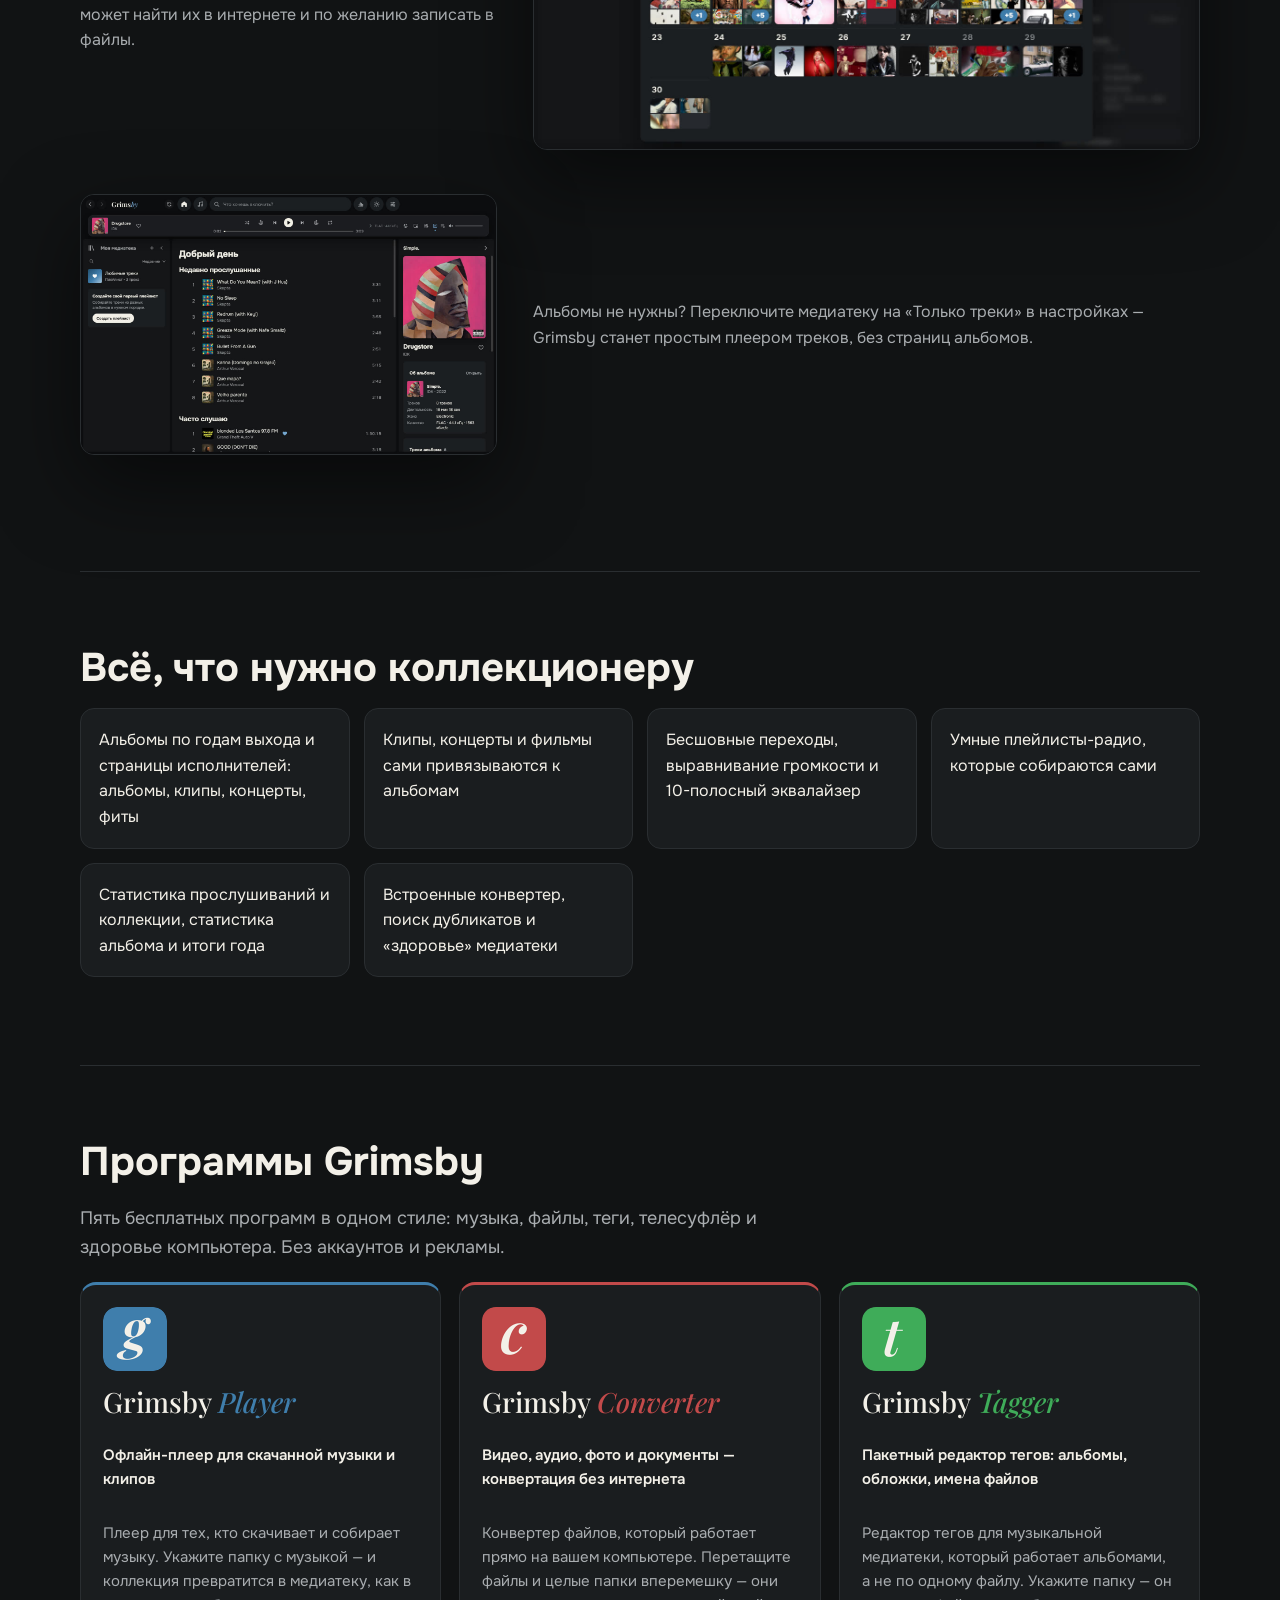
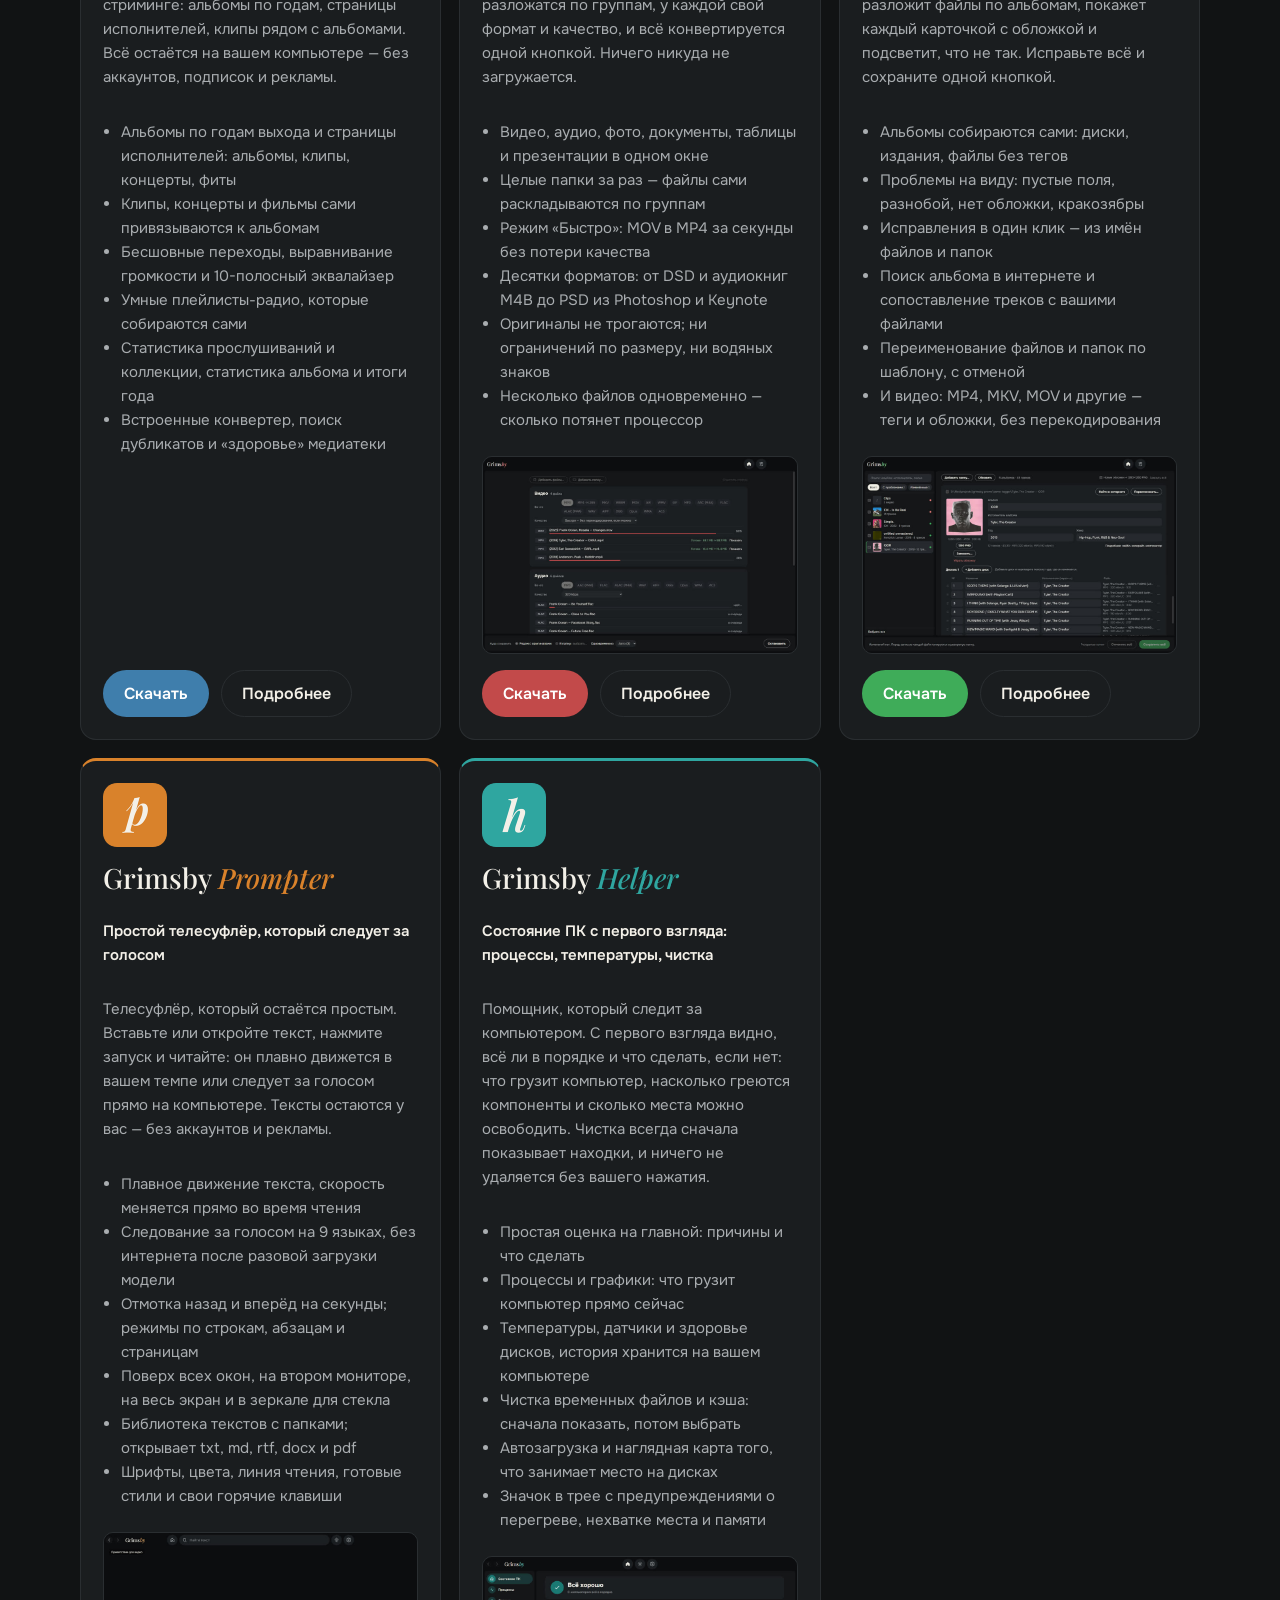
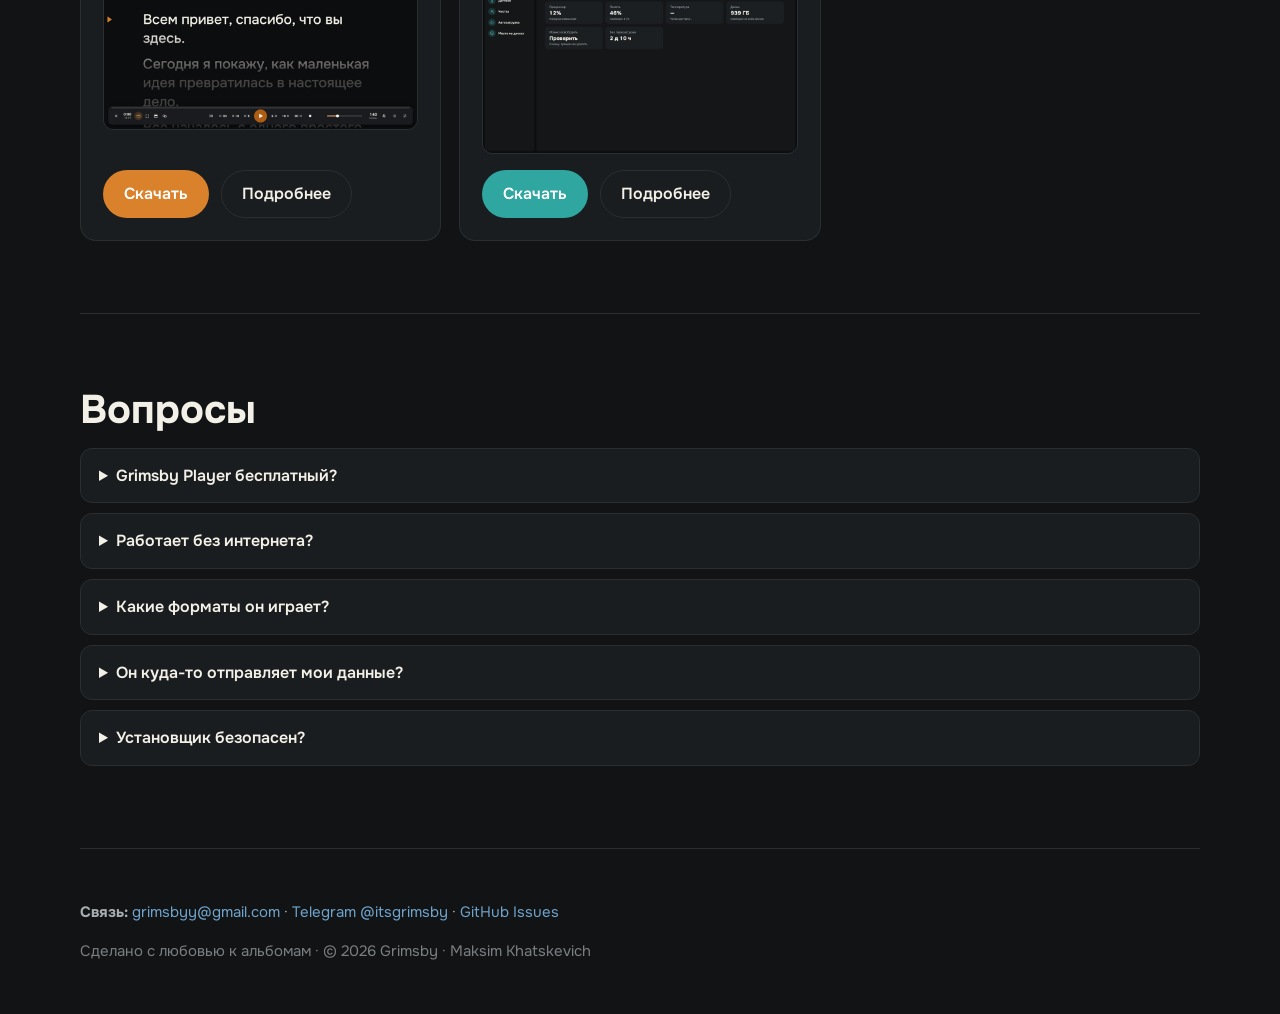
<file: grimsby/ru/index.html>
<!doctype html>
<html lang="ru">
<head>
  <meta charset="utf-8">
  <meta name="viewport" content="width=device-width, initial-scale=1">
  <title>Grimsby Player — бесплатный офлайн-плеер для Windows</title>
  <meta name="description" content="Бесплатный офлайн-плеер музыки и клипов для Windows. Альбомы по годам, клипы, фильмы и концерты рядом с каждым альбомом, статистика и итоги года. Без аккаунтов и рекламы.">
  <link rel="canonical" href="https://maksimkhatskevich.github.io/grimsby/ru/">
  <link rel="alternate" hreflang="en" href="https://maksimkhatskevich.github.io/grimsby/">
  <link rel="alternate" hreflang="ru" href="https://maksimkhatskevich.github.io/grimsby/ru/">
  <link rel="alternate" hreflang="es" href="https://maksimkhatskevich.github.io/grimsby/es/">
  <link rel="alternate" hreflang="pt" href="https://maksimkhatskevich.github.io/grimsby/pt/">
  <link rel="alternate" hreflang="de" href="https://maksimkhatskevich.github.io/grimsby/de/">
  <link rel="alternate" hreflang="fr" href="https://maksimkhatskevich.github.io/grimsby/fr/">
  <link rel="alternate" hreflang="zh" href="https://maksimkhatskevich.github.io/grimsby/zh/">
  <link rel="alternate" hreflang="ja" href="https://maksimkhatskevich.github.io/grimsby/ja/">
  <link rel="alternate" hreflang="ko" href="https://maksimkhatskevich.github.io/grimsby/ko/">
  <link rel="alternate" hreflang="x-default" href="https://maksimkhatskevich.github.io/grimsby/">
  <link rel="icon" href="../favicon.png" type="image/png">
  <meta property="og:type" content="website">
  <meta property="og:title" content="Grimsby Player — бесплатный офлайн-плеер для Windows">
  <meta property="og:description" content="Бесплатный офлайн-плеер музыки и клипов для Windows. Альбомы по годам, клипы, фильмы и концерты рядом с каждым альбомом, статистика и итоги года. Без аккаунтов и рекламы.">
  <meta property="og:url" content="https://maksimkhatskevich.github.io/grimsby/ru/">
  <meta property="og:image" content="https://maksimkhatskevich.github.io/grimsby/assets/og.jpg">
  <meta property="og:locale" content="ru">
  <meta name="twitter:card" content="summary_large_image">
  <meta name="theme-color" content="#111314">
  <meta name="google-site-verification" content="Ky7TEh7B9oUZKnGHo9f3iWPh1Lo5fjyv_JRExPzD8pY">
  <meta name="yandex-verification" content="20e8227255f604b7">
  <script type="application/ld+json">{"@context":"https://schema.org","@type":"SoftwareApplication","name":"Grimsby Player","operatingSystem":"Windows 10, Windows 11","applicationCategory":"MultimediaApplication","applicationSubCategory":"Music player","description":"Бесплатный офлайн-плеер музыки и клипов для Windows. Альбомы по годам, клипы, фильмы и концерты рядом с каждым альбомом, статистика и итоги года. Без аккаунтов и рекламы.","inLanguage":["en","ru","es","pt","de","fr","zh","ja","ko"],"url":"https://maksimkhatskevich.github.io/grimsby/ru/","downloadUrl":"https://github.com/maksimkhatskevich/grimsby-releases/releases/latest","image":"https://maksimkhatskevich.github.io/grimsby/assets/og.jpg","screenshot":"https://maksimkhatskevich.github.io/grimsby/assets/img/ru/home.jpg","offers":{"@type":"Offer","price":"0","priceCurrency":"USD"},"author":{"@type":"Person","name":"Maksim Khatskevich"},"publisher":{"@type":"Organization","name":"Grimsby"}}</script>
  <script type="application/ld+json">{"@context":"https://schema.org","@type":"FAQPage","mainEntity":[{"@type":"Question","name":"Grimsby Player бесплатный?","acceptedAnswer":{"@type":"Answer","text":"Да. Бесплатно, без рекламы, подписок и аккаунтов."}},{"@type":"Question","name":"Работает без интернета?","acceptedAnswer":{"@type":"Answer","text":"Да. Всё работает на вашем компьютере. Интернет нужен только для обновлений и, по желанию, фото исполнителей."}},{"@type":"Question","name":"Какие форматы он играет?","acceptedAnswer":{"@type":"Answer","text":"MP3, FLAC, ALAC, AAC/M4A, OGG, Opus, WAV и клипы в MP4, MKV и других — даже редкие кодеки вроде AV1 в 4K."}},{"@type":"Question","name":"Он куда-то отправляет мои данные?","acceptedAnswer":{"@type":"Answer","text":"Нет. Ни аналитики, ни слежки: история прослушиваний не покидает ваш компьютер."}},{"@type":"Question","name":"Установщик безопасен?","acceptedAnswer":{"@type":"Answer","text":"Каждый выпуск Player проверяется на VirusTotal — ссылка на странице GitHub. Windows может предупредить, потому что у программы нет платного сертификата: нажмите «Подробнее → Выполнить в любом случае»."}}]}</script>
  <link rel="stylesheet" href="../assets/site.css">
</head>
<body>
  <header class="top">
    <a class="logo" href="../">Grims<i>by</i></a>
    <nav><a href="#player">Player</a><a href="#apps">Программы</a><a href="#faq">Вопросы</a></nav>
    <details class="lang"><summary>Русский</summary><div><a href="../" hreflang="en">English</a><a href="../ru/" hreflang="ru" aria-current="page">Русский</a><a href="../es/" hreflang="es">Español</a><a href="../pt/" hreflang="pt">Português</a><a href="../de/" hreflang="de">Deutsch</a><a href="../fr/" hreflang="fr">Français</a><a href="../zh/" hreflang="zh">中文</a><a href="../ja/" hreflang="ja">日本語</a><a href="../ko/" hreflang="ko">한국어</a></div></details>
  </header>

  <main>
    <section class="hero" id="player">
      <img class="hero-icon" src="../assets/icons/player.png" width="72" height="72" alt="">
      <p class="kicker">Офлайн-плеер музыки для Windows</p>
      <h1>Grimsby <i>Player</i></h1>
      <p class="slogan">Весь альбом. И всё вокруг него.</p>
      <p class="sub">Клипы, фильмы и концерты рядом с каждым альбомом — всё из вашей собственной медиатеки.</p>
      <div class="btns"><a class="btn big" href="https://github.com/maksimkhatskevich/grimsby-releases/releases/latest">⬇ Скачать для Windows</a><a class="btn ghost big" href="https://github.com/maksimkhatskevich/grimsby-releases/blob/main/README.ru.md">Страница на GitHub</a></div>
      <ul class="badges"><li>Бесплатно</li><li>Windows 10 / 11</li><li>9 языков</li><li>Без рекламы и аккаунтов</li></ul>
      <img class="hero-shot" src="../assets/img/ru/home.jpg" alt="Grimsby Player" width="1440" height="900">
    </section>

    <section class="albums">
      <h2>Альбомы — так, как их задумали артисты</h2>
      <p class="lead">Для Grimsby альбом — это цельное произведение, а не набор треков. Укажите папку с музыкой — и коллекция превратится в медиатеку, которую хочется листать: альбомы по годам, страницы исполнителей и всё, что относится к альбому, рядом с ним.</p>
      <div class="row"><div class="txt"><h3>Альбомы по годам</h3><p>Выберите год — и увидите всё, что у вас есть за этот год. Страница альбома окрашивается в цвет обложки.</p></div><img loading="lazy" src="../assets/img/ru/library-years.jpg" alt="Альбомы по годам" width="1440" height="900"></div>
      <div class="row rev"><div class="txt"><h3>Клипы, фильмы и концерты</h3><p>Видео из папки альбома становится его клипом; фильмы к альбомам и концерты лежат рядом с музыкой.</p></div><img loading="lazy" src="../assets/img/ru/video-mini.jpg" alt="Клипы, фильмы и концерты" width="1440" height="900"></div>
      <div class="row"><div class="txt"><h3>Вся история исполнителя</h3><p>Альбомы, клипы, фильмы, концерты и фиты — на одной странице и по порядку.</p></div><img loading="lazy" src="../assets/img/ru/artist.jpg" alt="Вся история исполнителя" width="1440" height="900"></div>
      <img class="wide" loading="lazy" src="../assets/img/ru/album-fill.jpg" alt="Альбомы по годам" width="1440" height="900">
    </section>

    <section class="albums new">
      <div class="row"><div class="txt"><h3>📈 Хронология альбомов</h3><p>Все альбомы исполнителя на одной линии времени с делениями по годам: сколько прошло между релизами, какой перерыв был самым долгим и сколько дней прошло с последнего альбома. Клик по двум любым альбомам покажет время между ними. Открывается кнопкой «Хронология» на странице исполнителя и из полного релизного календаря.</p></div><img loading="lazy" src="../assets/img/ru/timeline.jpg" alt="📈 Хронология альбомов" width="1440" height="900"></div>
      <div class="row rev"><div class="txt"><h3>🔎 Поиск по жанрам и текстам песен</h3><p>Поиск находит не только названия и исполнителей, но и жанры, и строки из текстов песен — из тегов и файлов .lrc рядом с треком. В результатах видно, где нашлось совпадение. Регистр и ё/е не важны, а при опечатке Grimsby покажет самое похожее. Жанры теперь считаются по отдельности: «Pop, Hip-Hop» — это два жанра в статистике, на страницах жанров и в эквалайзере.</p></div><img loading="lazy" src="../assets/img/ru/search.jpg" alt="🔎 Поиск по жанрам и текстам песен" width="1440" height="900"></div>
      <div class="row"><div class="txt"><h3>📅 Релизный календарь (экспериментально)</h3><p>Включите его в настройках — и на «Главной» появятся альбомы, у которых сегодня годовщина («4 года», «22 года»), и календарь месяца с обложками в днях. Даты берутся из тегов; если их нет, Grimsby может найти их в интернете и по желанию записать в файлы.</p></div><img loading="lazy" src="../assets/img/ru/calendar-full.jpg" alt="📅 Релизный календарь (экспериментально)" width="1440" height="900"></div>
      <div class="row rev"><div class="txt"><p>Альбомы не нужны? Переключите медиатеку на «Только треки» в настройках — Grimsby станет простым плеером треков, без страниц альбомов.</p></div><img loading="lazy" src="../assets/img/ru/tracks-only.jpg" alt="Только треки" width="1440" height="900"></div>
    </section>

    <section class="feats">      <h2>Всё, что нужно коллекционеру</h2>
      <ul><li>Альбомы по годам выхода и страницы исполнителей: альбомы, клипы, концерты, фиты</li><li>Клипы, концерты и фильмы сами привязываются к альбомам</li><li>Бесшовные переходы, выравнивание громкости и 10-полосный эквалайзер</li><li>Умные плейлисты-радио, которые собираются сами</li><li>Статистика прослушиваний и коллекции, статистика альбома и итоги года</li><li>Встроенные конвертер, поиск дубликатов и «здоровье» медиатеки</li></ul>
    </section>


    <section class="apps" id="apps">
      <h2>Программы Grimsby</h2>
      <p class="lead">Пять бесплатных программ в одном стиле: музыка, файлы, теги, телесуфлёр и здоровье компьютера. Без аккаунтов и рекламы.</p>
      <div class="grid">
      <article class="app" style="--c:#3F7EAC">
        <img class="app-icon" src="../assets/icons/player.png" width="64" height="64" alt="">
        <h3>Grimsby <i>Player</i></h3>
        <p class="tag">Офлайн-плеер для скачанной музыки и клипов</p>
        <p>Плеер для тех, кто скачивает и собирает музыку. Укажите папку с музыкой — и коллекция превратится в медиатеку, как в стриминге: альбомы по годам, страницы исполнителей, клипы рядом с альбомами. Всё остаётся на вашем компьютере — без аккаунтов, подписок и рекламы.</p>
        <ul><li>Альбомы по годам выхода и страницы исполнителей: альбомы, клипы, концерты, фиты</li><li>Клипы, концерты и фильмы сами привязываются к альбомам</li><li>Бесшовные переходы, выравнивание громкости и 10-полосный эквалайзер</li><li>Умные плейлисты-радио, которые собираются сами</li><li>Статистика прослушиваний и коллекции, статистика альбома и итоги года</li><li>Встроенные конвертер, поиск дубликатов и «здоровье» медиатеки</li></ul>
        
        <div class="btns"><a class="btn" href="https://github.com/maksimkhatskevich/grimsby-releases/releases/latest">Скачать</a><a class="btn ghost" href="https://github.com/maksimkhatskevich/grimsby-releases/blob/main/README.ru.md">Подробнее</a></div>
      </article>
      <article class="app" style="--c:#C24A4A">
        <img class="app-icon" src="../assets/icons/converter.png" width="64" height="64" alt="">
        <h3>Grimsby <i>Converter</i></h3>
        <p class="tag">Видео, аудио, фото и документы — конвертация без интернета</p>
        <p>Конвертер файлов, который работает прямо на вашем компьютере. Перетащите файлы и целые папки вперемешку — они разложатся по группам, у каждой свой формат и качество, и всё конвертируется одной кнопкой. Ничего никуда не загружается.</p>
        <ul><li>Видео, аудио, фото, документы, таблицы и презентации в одном окне</li><li>Целые папки за раз — файлы сами раскладываются по группам</li><li>Режим «Быстро»: MOV в MP4 за секунды без потери качества</li><li>Десятки форматов: от DSD и аудиокниг M4B до PSD из Photoshop и Keynote</li><li>Оригиналы не трогаются; ни ограничений по размеру, ни водяных знаков</li><li>Несколько файлов одновременно — сколько потянет процессор</li></ul>
        <img class="shot" loading="lazy" src="../assets/img/ru/converter.jpg" alt="Grimsby Converter" width="960" height="600">
        <div class="btns"><a class="btn" href="https://github.com/maksimkhatskevich/grimsby-converter/releases/latest">Скачать</a><a class="btn ghost" href="https://github.com/maksimkhatskevich/grimsby-converter/blob/main/README.ru.md">Подробнее</a></div>
      </article>
      <article class="app" style="--c:#3FAC59">
        <img class="app-icon" src="../assets/icons/tagger.png" width="64" height="64" alt="">
        <h3>Grimsby <i>Tagger</i></h3>
        <p class="tag">Пакетный редактор тегов: альбомы, обложки, имена файлов</p>
        <p>Редактор тегов для музыкальной медиатеки, который работает альбомами, а не по одному файлу. Укажите папку — он разложит файлы по альбомам, покажет каждый карточкой с обложкой и подсветит, что не так. Исправьте всё и сохраните одной кнопкой.</p>
        <ul><li>Альбомы собираются сами: диски, издания, файлы без тегов</li><li>Проблемы на виду: пустые поля, разнобой, нет обложки, кракозябры</li><li>Исправления в один клик — из имён файлов и папок</li><li>Поиск альбома в интернете и сопоставление треков с вашими файлами</li><li>Переименование файлов и папок по шаблону, с отменой</li><li>И видео: MP4, MKV, MOV и другие — теги и обложки, без перекодирования</li></ul>
        <img class="shot" loading="lazy" src="../assets/img/ru/tagger.jpg" alt="Grimsby Tagger" width="960" height="600">
        <div class="btns"><a class="btn" href="https://github.com/maksimkhatskevich/grimsby-tagger/releases/latest">Скачать</a><a class="btn ghost" href="https://github.com/maksimkhatskevich/grimsby-tagger/blob/main/README.ru.md">Подробнее</a></div>
      </article>
      <article class="app" style="--c:#D9822B">
        <img class="app-icon" src="../assets/icons/prompter.png" width="64" height="64" alt="">
        <h3>Grimsby <i>Prompter</i></h3>
        <p class="tag">Простой телесуфлёр, который следует за голосом</p>
        <p>Телесуфлёр, который остаётся простым. Вставьте или откройте текст, нажмите запуск и читайте: он плавно движется в вашем темпе или следует за голосом прямо на компьютере. Тексты остаются у вас — без аккаунтов и рекламы.</p>
        <ul><li>Плавное движение текста, скорость меняется прямо во время чтения</li><li>Следование за голосом на 9 языках, без интернета после разовой загрузки модели</li><li>Отмотка назад и вперёд на секунды; режимы по строкам, абзацам и страницам</li><li>Поверх всех окон, на втором мониторе, на весь экран и в зеркале для стекла</li><li>Библиотека текстов с папками; открывает txt, md, rtf, docx и pdf</li><li>Шрифты, цвета, линия чтения, готовые стили и свои горячие клавиши</li></ul>
        <img class="shot" loading="lazy" src="../assets/img/ru/prompter.jpg" alt="Grimsby Prompter" width="960" height="600">
        <div class="btns"><a class="btn" href="https://github.com/maksimkhatskevich/grimsby-prompter/releases/latest">Скачать</a><a class="btn ghost" href="https://github.com/maksimkhatskevich/grimsby-prompter/blob/main/README.ru.md">Подробнее</a></div>
      </article>
      <article class="app" style="--c:#2FA6A0">
        <img class="app-icon" src="../assets/icons/helper.png" width="64" height="64" alt="">
        <h3>Grimsby <i>Helper</i></h3>
        <p class="tag">Состояние ПК с первого взгляда: процессы, температуры, чистка</p>
        <p>Помощник, который следит за компьютером. С первого взгляда видно, всё ли в порядке и что сделать, если нет: что грузит компьютер, насколько греются компоненты и сколько места можно освободить. Чистка всегда сначала показывает находки, и ничего не удаляется без вашего нажатия.</p>
        <ul><li>Простая оценка на главной: причины и что сделать</li><li>Процессы и графики: что грузит компьютер прямо сейчас</li><li>Температуры, датчики и здоровье дисков, история хранится на вашем компьютере</li><li>Чистка временных файлов и кэша: сначала показать, потом выбрать</li><li>Автозагрузка и наглядная карта того, что занимает место на дисках</li><li>Значок в трее с предупреждениями о перегреве, нехватке места и памяти</li></ul>
        <img class="shot" loading="lazy" src="../assets/img/ru/helper.jpg" alt="Grimsby Helper" width="960" height="600">
        <div class="btns"><a class="btn" href="https://github.com/maksimkhatskevich/grimsby-helper/releases/latest">Скачать</a><a class="btn ghost" href="https://github.com/maksimkhatskevich/grimsby-helper/blob/main/README.ru.md">Подробнее</a></div>
      </article>
      </div>
    </section>

    <section class="faq" id="faq">
      <h2>Вопросы</h2>
      <details><summary>Grimsby Player бесплатный?</summary><p>Да. Бесплатно, без рекламы, подписок и аккаунтов.</p></details>
      <details><summary>Работает без интернета?</summary><p>Да. Всё работает на вашем компьютере. Интернет нужен только для обновлений и, по желанию, фото исполнителей.</p></details>
      <details><summary>Какие форматы он играет?</summary><p>MP3, FLAC, ALAC, AAC/M4A, OGG, Opus, WAV и клипы в MP4, MKV и других — даже редкие кодеки вроде AV1 в 4K.</p></details>
      <details><summary>Он куда-то отправляет мои данные?</summary><p>Нет. Ни аналитики, ни слежки: история прослушиваний не покидает ваш компьютер.</p></details>
      <details><summary>Установщик безопасен?</summary><p>Каждый выпуск Player проверяется на VirusTotal — ссылка на странице GitHub. Windows может предупредить, потому что у программы нет платного сертификата: нажмите «Подробнее → Выполнить в любом случае».</p></details>
    </section>
  </main>

  <footer>
    <p><b>Связь:</b> <a href="mailto:grimsbyy@gmail.com">grimsbyy@gmail.com</a> · <a href="https://t.me/itsgrimsby">Telegram @itsgrimsby</a> · <a href="https://github.com/maksimkhatskevich/grimsby-releases/issues">GitHub Issues</a></p>
    <p class="dim">Сделано с любовью к альбомам · © 2026 Grimsby · Maksim Khatskevich</p>
  </footer>
</body>
</html>
</file>
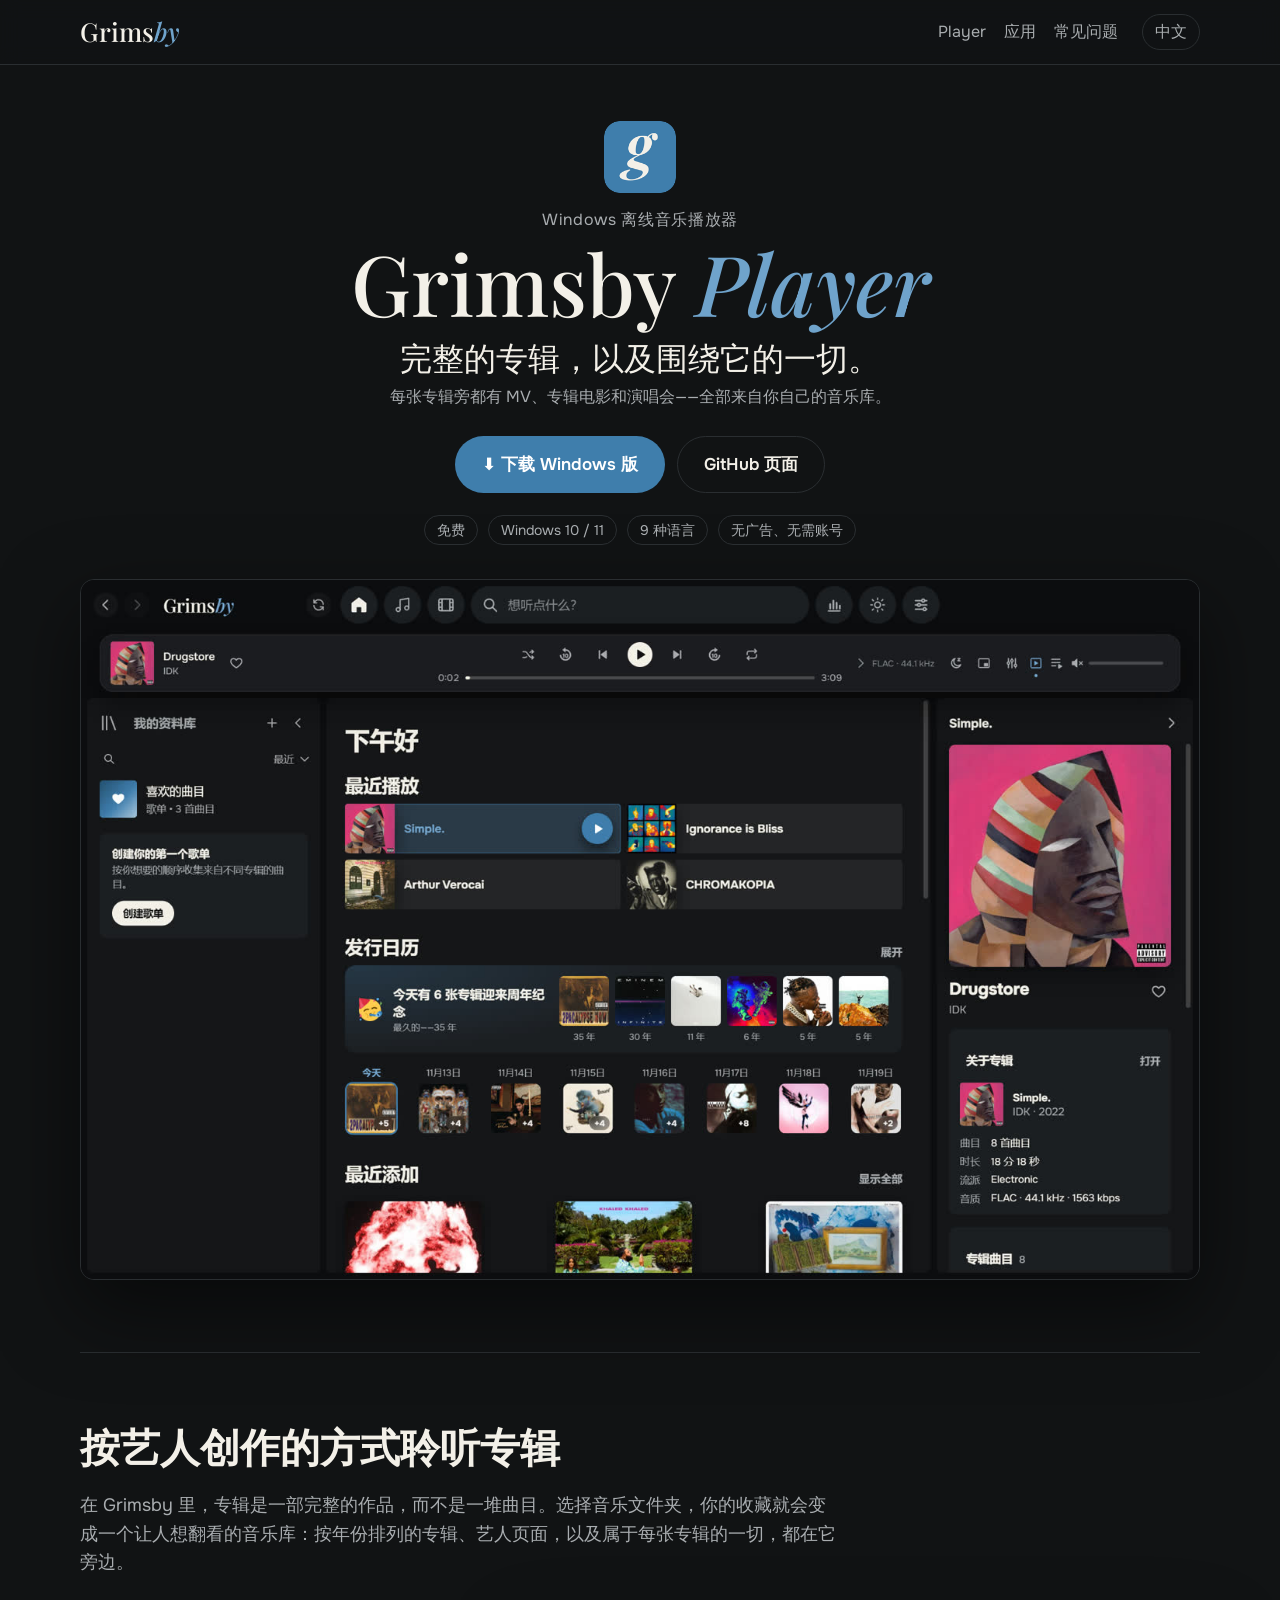
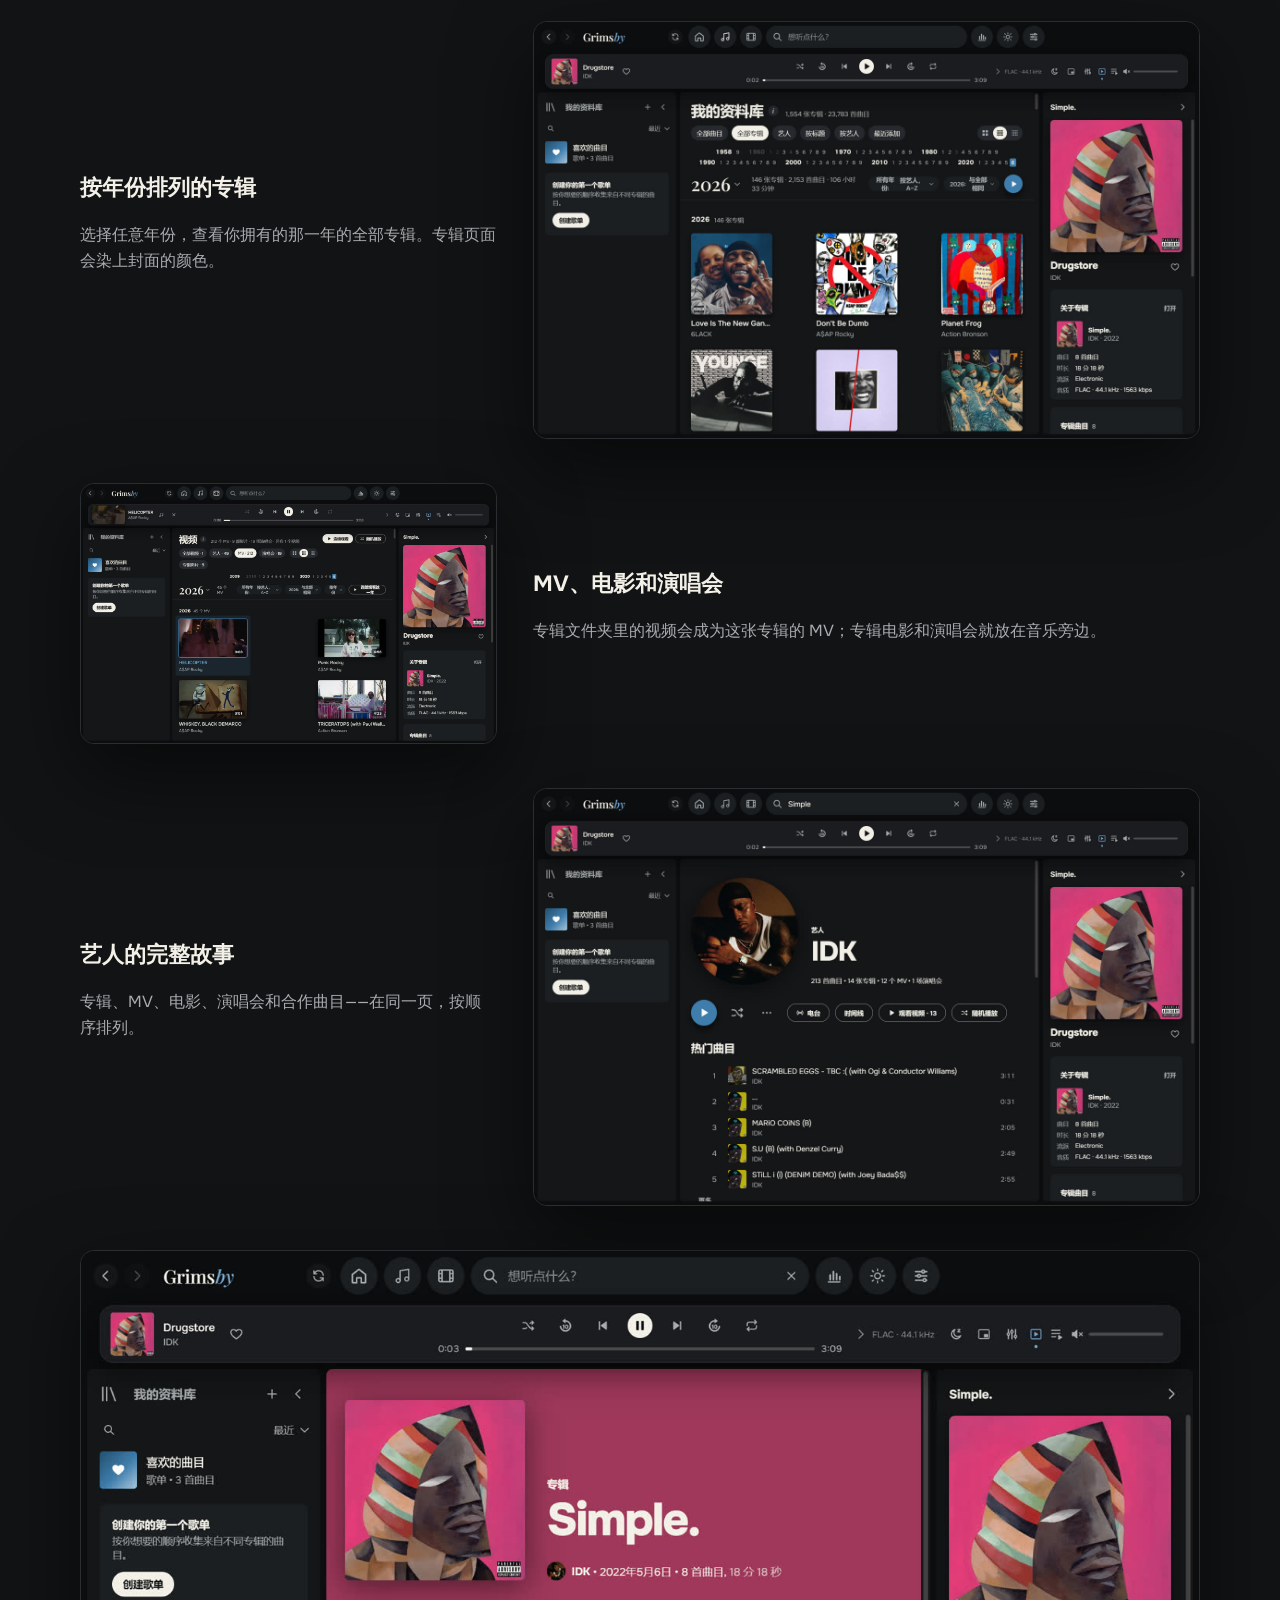
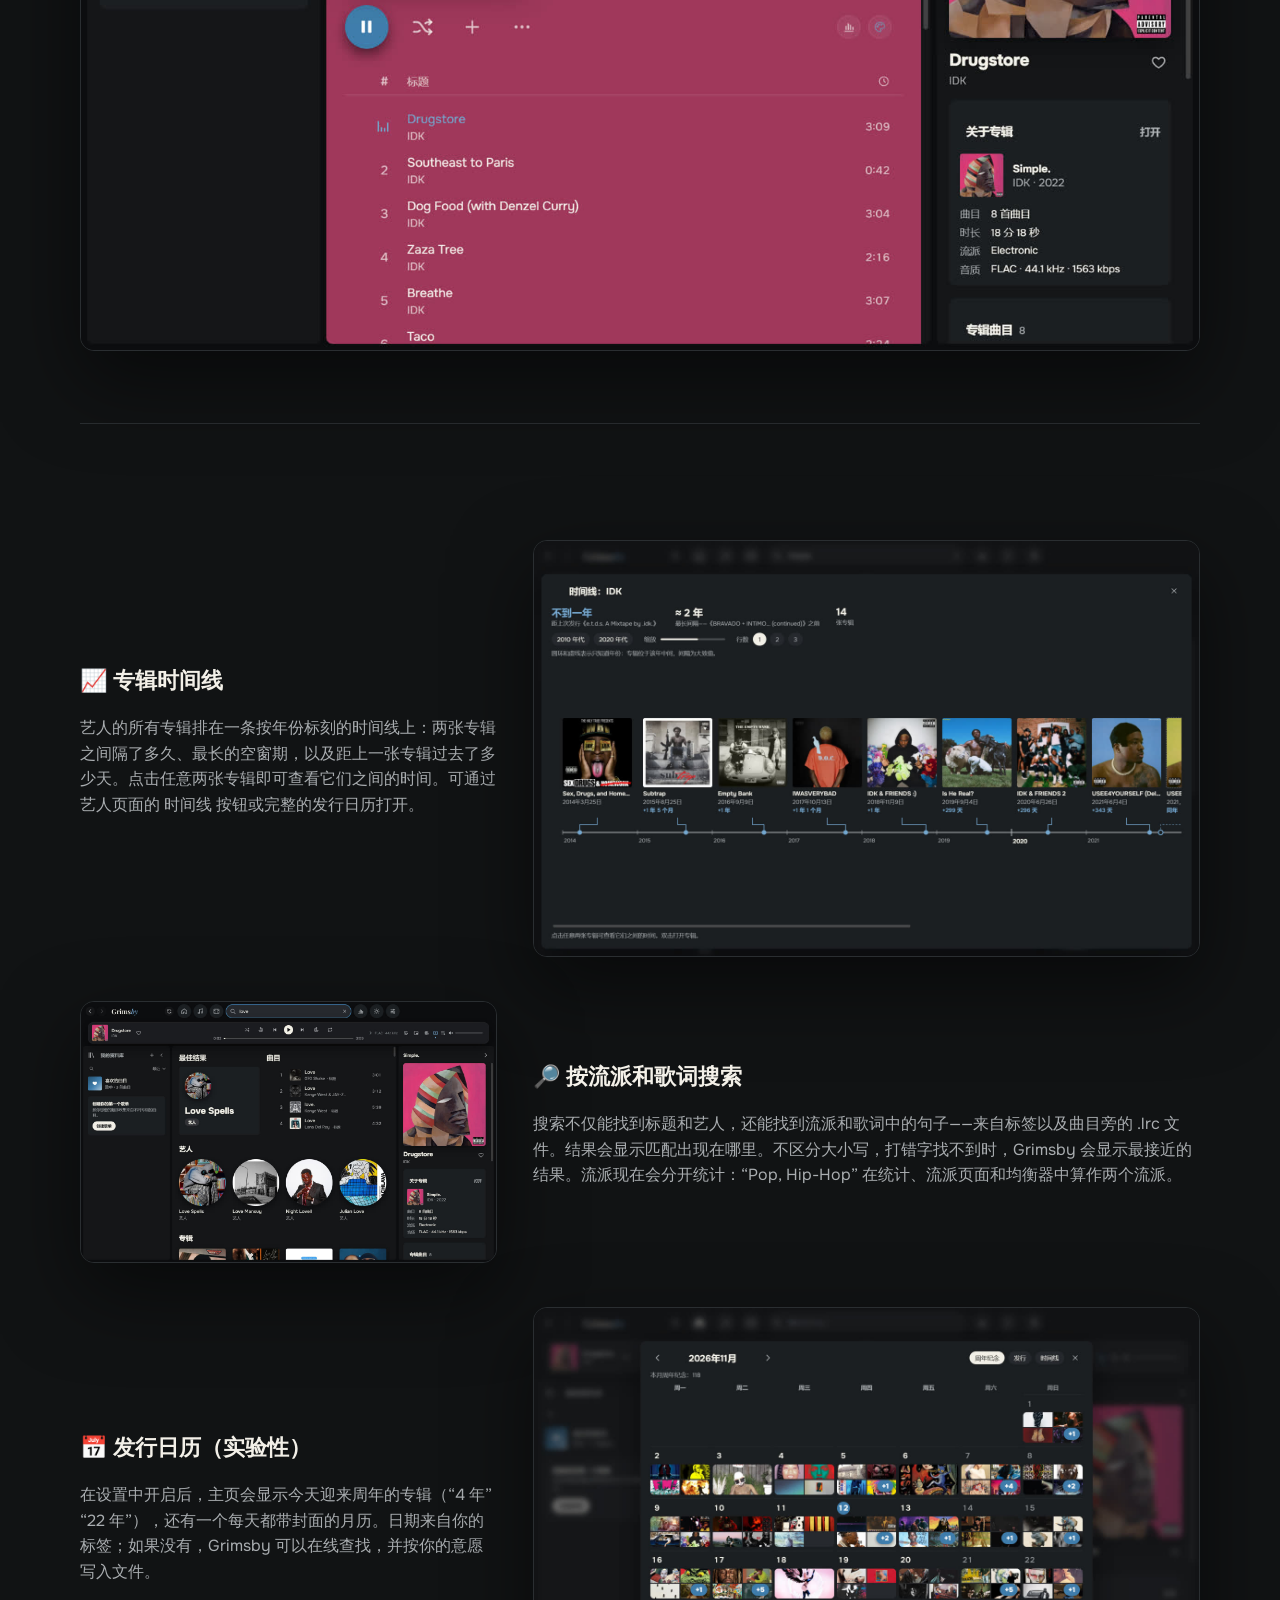
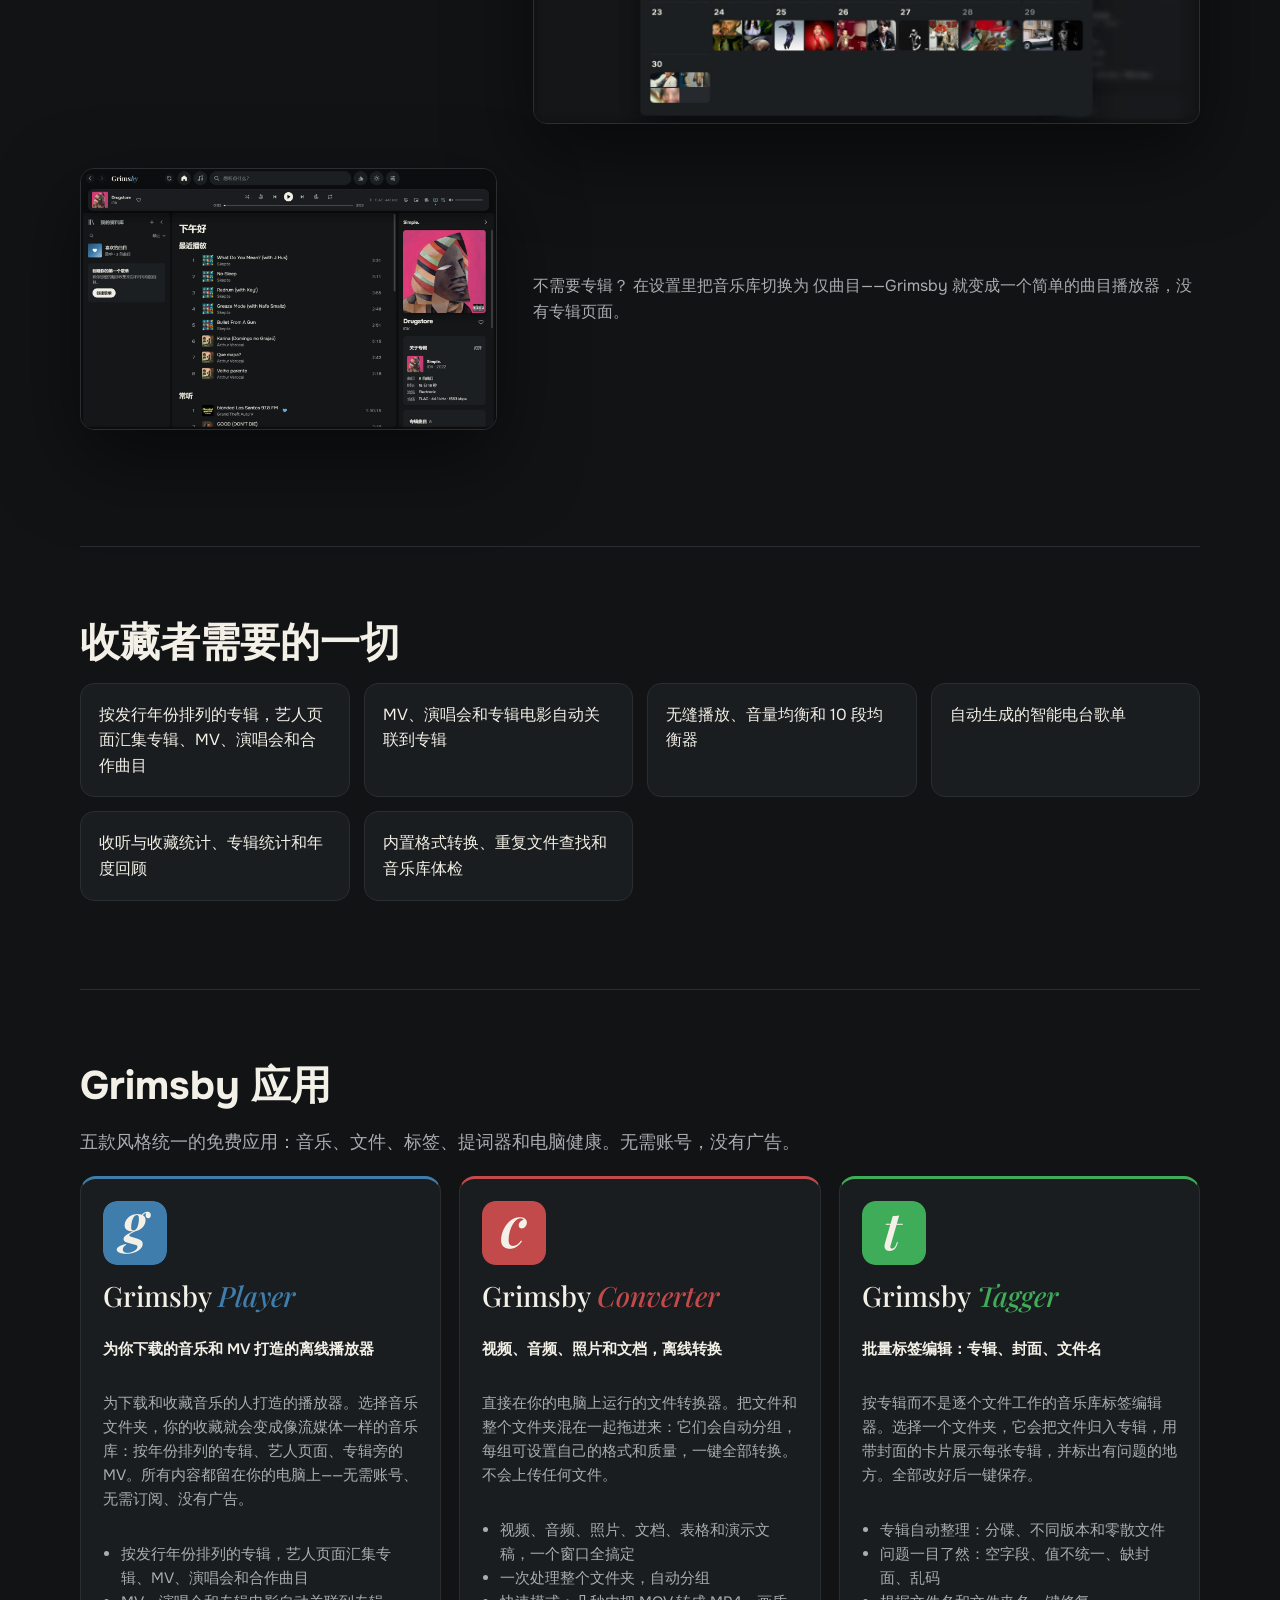
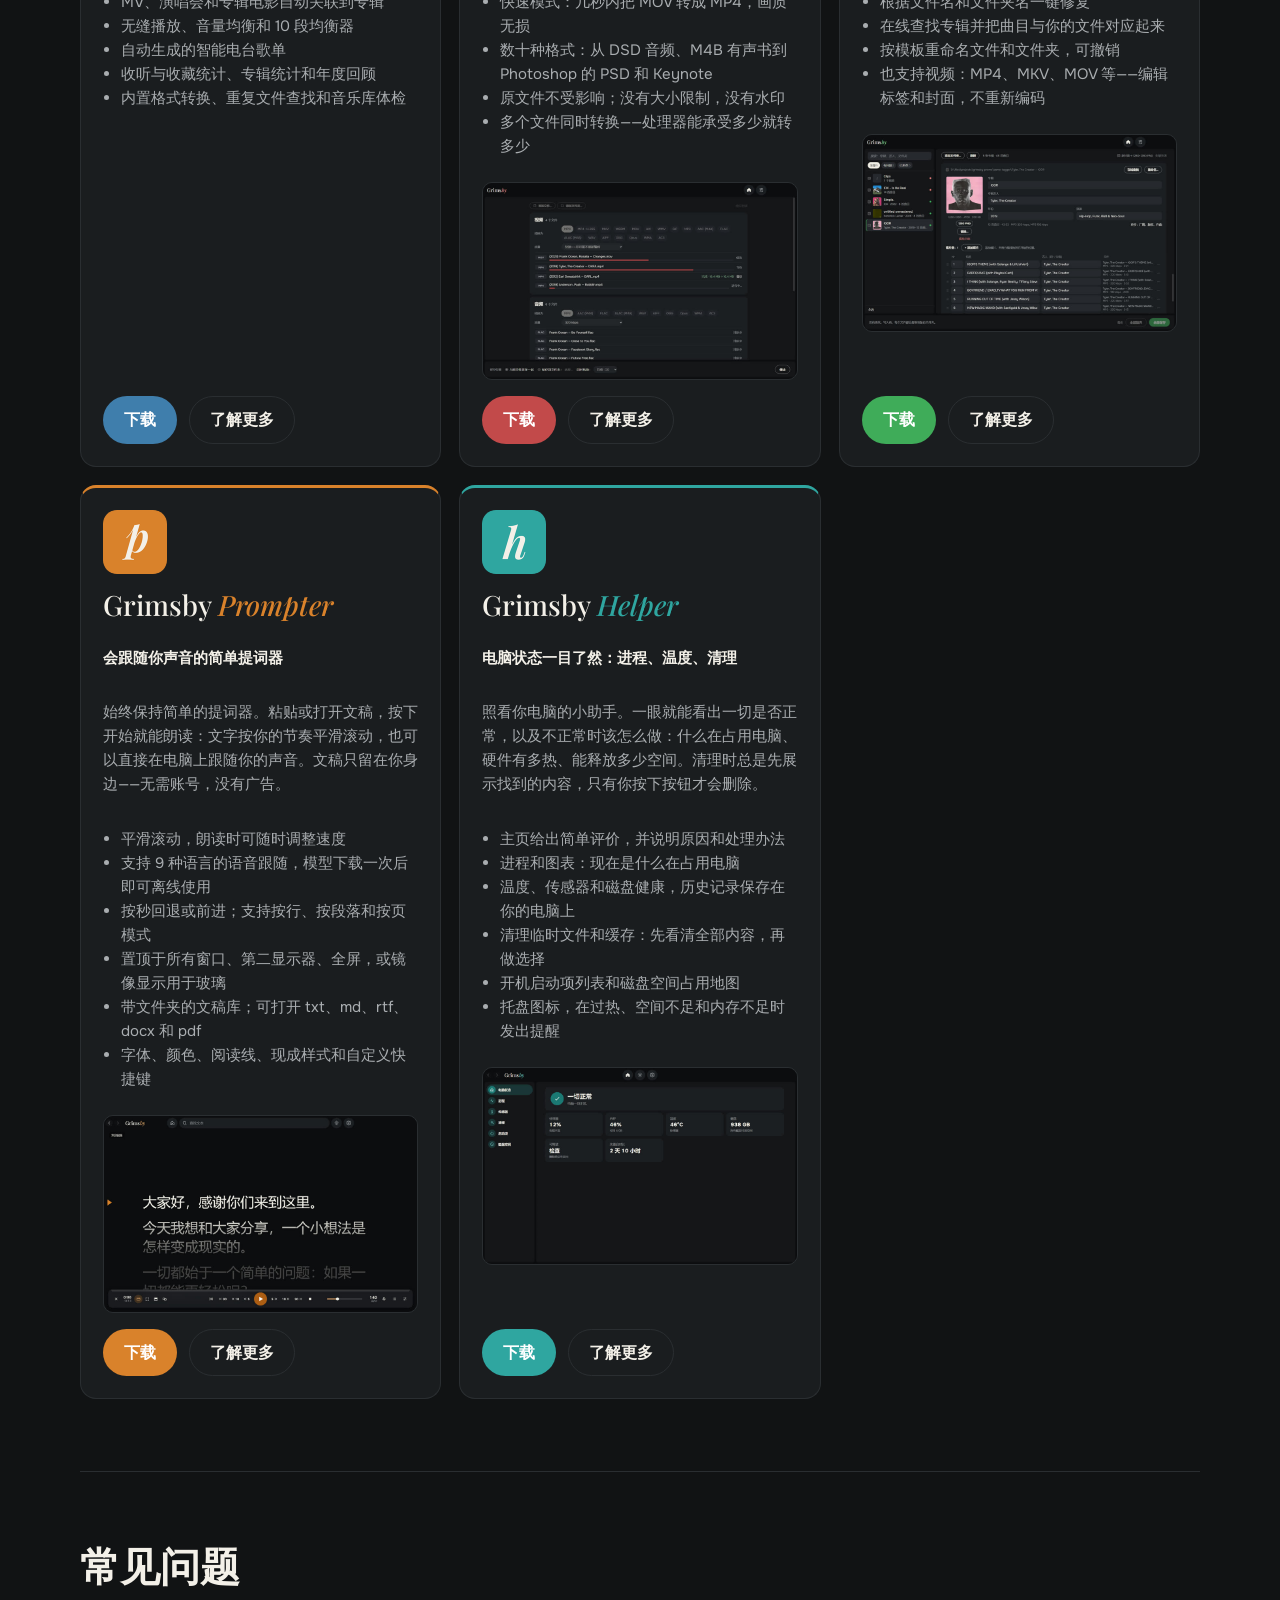
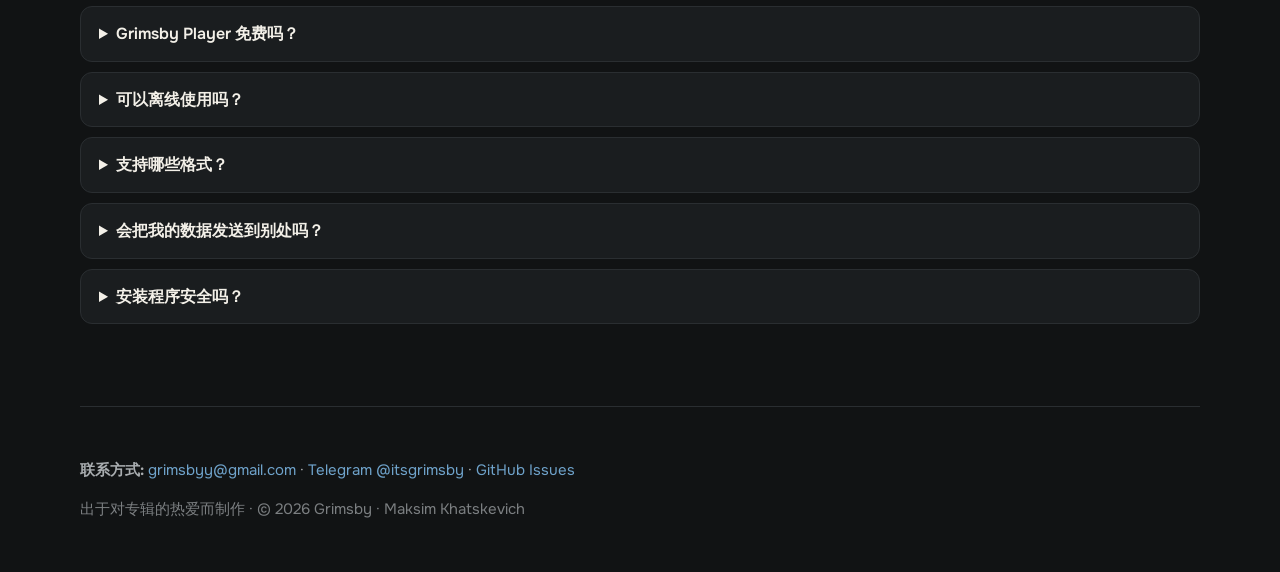
<file: grimsby/zh/index.html>
<!doctype html>
<html lang="zh">
<head>
  <meta charset="utf-8">
  <meta name="viewport" content="width=device-width, initial-scale=1">
  <title>Grimsby Player —— 免费的 Windows 离线音乐播放器</title>
  <meta name="description" content="免费的 Windows 离线音乐和 MV 播放器。按年份排列专辑，每张专辑旁都有 MV、专辑电影和演唱会，还有统计和年度回顾。无需账号，没有广告。">
  <link rel="canonical" href="https://maksimkhatskevich.github.io/grimsby/zh/">
  <link rel="alternate" hreflang="en" href="https://maksimkhatskevich.github.io/grimsby/">
  <link rel="alternate" hreflang="ru" href="https://maksimkhatskevich.github.io/grimsby/ru/">
  <link rel="alternate" hreflang="es" href="https://maksimkhatskevich.github.io/grimsby/es/">
  <link rel="alternate" hreflang="pt" href="https://maksimkhatskevich.github.io/grimsby/pt/">
  <link rel="alternate" hreflang="de" href="https://maksimkhatskevich.github.io/grimsby/de/">
  <link rel="alternate" hreflang="fr" href="https://maksimkhatskevich.github.io/grimsby/fr/">
  <link rel="alternate" hreflang="zh" href="https://maksimkhatskevich.github.io/grimsby/zh/">
  <link rel="alternate" hreflang="ja" href="https://maksimkhatskevich.github.io/grimsby/ja/">
  <link rel="alternate" hreflang="ko" href="https://maksimkhatskevich.github.io/grimsby/ko/">
  <link rel="alternate" hreflang="x-default" href="https://maksimkhatskevich.github.io/grimsby/">
  <link rel="icon" href="../favicon.png" type="image/png">
  <meta property="og:type" content="website">
  <meta property="og:title" content="Grimsby Player —— 免费的 Windows 离线音乐播放器">
  <meta property="og:description" content="免费的 Windows 离线音乐和 MV 播放器。按年份排列专辑，每张专辑旁都有 MV、专辑电影和演唱会，还有统计和年度回顾。无需账号，没有广告。">
  <meta property="og:url" content="https://maksimkhatskevich.github.io/grimsby/zh/">
  <meta property="og:image" content="https://maksimkhatskevich.github.io/grimsby/assets/og.jpg">
  <meta property="og:locale" content="zh">
  <meta name="twitter:card" content="summary_large_image">
  <meta name="theme-color" content="#111314">
  <meta name="google-site-verification" content="Ky7TEh7B9oUZKnGHo9f3iWPh1Lo5fjyv_JRExPzD8pY">
  <meta name="yandex-verification" content="20e8227255f604b7">
  <script type="application/ld+json">{"@context":"https://schema.org","@type":"SoftwareApplication","name":"Grimsby Player","operatingSystem":"Windows 10, Windows 11","applicationCategory":"MultimediaApplication","applicationSubCategory":"Music player","description":"免费的 Windows 离线音乐和 MV 播放器。按年份排列专辑，每张专辑旁都有 MV、专辑电影和演唱会，还有统计和年度回顾。无需账号，没有广告。","inLanguage":["en","ru","es","pt","de","fr","zh","ja","ko"],"url":"https://maksimkhatskevich.github.io/grimsby/zh/","downloadUrl":"https://github.com/maksimkhatskevich/grimsby-releases/releases/latest","image":"https://maksimkhatskevich.github.io/grimsby/assets/og.jpg","screenshot":"https://maksimkhatskevich.github.io/grimsby/assets/img/zh/home.jpg","offers":{"@type":"Offer","price":"0","priceCurrency":"USD"},"author":{"@type":"Person","name":"Maksim Khatskevich"},"publisher":{"@type":"Organization","name":"Grimsby"}}</script>
  <script type="application/ld+json">{"@context":"https://schema.org","@type":"FAQPage","mainEntity":[{"@type":"Question","name":"Grimsby Player 免费吗？","acceptedAnswer":{"@type":"Answer","text":"是的。免费、无广告、无订阅、无需账号。"}},{"@type":"Question","name":"可以离线使用吗？","acceptedAnswer":{"@type":"Answer","text":"可以。一切都在你的电脑上运行。只有更新和（可选的）艺人照片会用到网络。"}},{"@type":"Question","name":"支持哪些格式？","acceptedAnswer":{"@type":"Answer","text":"MP3、FLAC、ALAC、AAC/M4A、OGG、Opus、WAV，以及 MP4、MKV 等格式的 MV——甚至包括 4K AV1 这样的少见编码。"}},{"@type":"Question","name":"会把我的数据发送到别处吗？","acceptedAnswer":{"@type":"Answer","text":"不会。没有数据分析，没有追踪：你的收听记录永远不会离开你的电脑。"}},{"@type":"Question","name":"安装程序安全吗？","acceptedAnswer":{"@type":"Answer","text":"Player 的每个版本都在 VirusTotal 上检测过——链接在 GitHub 页面上。由于应用没有付费证书，Windows 可能会提示警告：点击“更多信息 → 仍要运行”。"}}]}</script>
  <link rel="stylesheet" href="../assets/site.css">
</head>
<body>
  <header class="top">
    <a class="logo" href="../">Grims<i>by</i></a>
    <nav><a href="#player">Player</a><a href="#apps">应用</a><a href="#faq">常见问题</a></nav>
    <details class="lang"><summary>中文</summary><div><a href="../" hreflang="en">English</a><a href="../ru/" hreflang="ru">Русский</a><a href="../es/" hreflang="es">Español</a><a href="../pt/" hreflang="pt">Português</a><a href="../de/" hreflang="de">Deutsch</a><a href="../fr/" hreflang="fr">Français</a><a href="../zh/" hreflang="zh" aria-current="page">中文</a><a href="../ja/" hreflang="ja">日本語</a><a href="../ko/" hreflang="ko">한국어</a></div></details>
  </header>

  <main>
    <section class="hero" id="player">
      <img class="hero-icon" src="../assets/icons/player.png" width="72" height="72" alt="">
      <p class="kicker">Windows 离线音乐播放器</p>
      <h1>Grimsby <i>Player</i></h1>
      <p class="slogan">完整的专辑，以及围绕它的一切。</p>
      <p class="sub">每张专辑旁都有 MV、专辑电影和演唱会——全部来自你自己的音乐库。</p>
      <div class="btns"><a class="btn big" href="https://github.com/maksimkhatskevich/grimsby-releases/releases/latest">⬇ 下载 Windows 版</a><a class="btn ghost big" href="https://github.com/maksimkhatskevich/grimsby-releases/blob/main/README.zh.md">GitHub 页面</a></div>
      <ul class="badges"><li>免费</li><li>Windows 10 / 11</li><li>9 种语言</li><li>无广告、无需账号</li></ul>
      <img class="hero-shot" src="../assets/img/zh/home.jpg" alt="Grimsby Player" width="1440" height="900">
    </section>

    <section class="albums">
      <h2>按艺人创作的方式聆听专辑</h2>
      <p class="lead">在 Grimsby 里，专辑是一部完整的作品，而不是一堆曲目。选择音乐文件夹，你的收藏就会变成一个让人想翻看的音乐库：按年份排列的专辑、艺人页面，以及属于每张专辑的一切，都在它旁边。</p>
      <div class="row"><div class="txt"><h3>按年份排列的专辑</h3><p>选择任意年份，查看你拥有的那一年的全部专辑。专辑页面会染上封面的颜色。</p></div><img loading="lazy" src="../assets/img/zh/library-years.jpg" alt="按年份排列的专辑" width="1440" height="900"></div>
      <div class="row rev"><div class="txt"><h3>MV、电影和演唱会</h3><p>专辑文件夹里的视频会成为这张专辑的 MV；专辑电影和演唱会就放在音乐旁边。</p></div><img loading="lazy" src="../assets/img/zh/video-mini.jpg" alt="MV、电影和演唱会" width="1440" height="900"></div>
      <div class="row"><div class="txt"><h3>艺人的完整故事</h3><p>专辑、MV、电影、演唱会和合作曲目——在同一页，按顺序排列。</p></div><img loading="lazy" src="../assets/img/zh/artist.jpg" alt="艺人的完整故事" width="1440" height="900"></div>
      <img class="wide" loading="lazy" src="../assets/img/zh/album-fill.jpg" alt="按年份排列的专辑" width="1440" height="900">
    </section>

    <section class="albums new">
      <div class="row"><div class="txt"><h3>📈 专辑时间线</h3><p>艺人的所有专辑排在一条按年份标刻的时间线上：两张专辑之间隔了多久、最长的空窗期，以及距上一张专辑过去了多少天。点击任意两张专辑即可查看它们之间的时间。可通过艺人页面的 时间线 按钮或完整的发行日历打开。</p></div><img loading="lazy" src="../assets/img/zh/timeline.jpg" alt="📈 专辑时间线" width="1440" height="900"></div>
      <div class="row rev"><div class="txt"><h3>🔎 按流派和歌词搜索</h3><p>搜索不仅能找到标题和艺人，还能找到流派和歌词中的句子——来自标签以及曲目旁的 .lrc 文件。结果会显示匹配出现在哪里。不区分大小写，打错字找不到时，Grimsby 会显示最接近的结果。流派现在会分开统计：“Pop, Hip-Hop” 在统计、流派页面和均衡器中算作两个流派。</p></div><img loading="lazy" src="../assets/img/zh/search.jpg" alt="🔎 按流派和歌词搜索" width="1440" height="900"></div>
      <div class="row"><div class="txt"><h3>📅 发行日历（实验性）</h3><p>在设置中开启后，主页会显示今天迎来周年的专辑（“4 年”“22 年”），还有一个每天都带封面的月历。日期来自你的标签；如果没有，Grimsby 可以在线查找，并按你的意愿写入文件。</p></div><img loading="lazy" src="../assets/img/zh/calendar-full.jpg" alt="📅 发行日历（实验性）" width="1440" height="900"></div>
      <div class="row rev"><div class="txt"><p>不需要专辑？ 在设置里把音乐库切换为 仅曲目——Grimsby 就变成一个简单的曲目播放器，没有专辑页面。</p></div><img loading="lazy" src="../assets/img/zh/tracks-only.jpg" alt="仅曲目" width="1440" height="900"></div>
    </section>

    <section class="feats">      <h2>收藏者需要的一切</h2>
      <ul><li>按发行年份排列的专辑，艺人页面汇集专辑、MV、演唱会和合作曲目</li><li>MV、演唱会和专辑电影自动关联到专辑</li><li>无缝播放、音量均衡和 10 段均衡器</li><li>自动生成的智能电台歌单</li><li>收听与收藏统计、专辑统计和年度回顾</li><li>内置格式转换、重复文件查找和音乐库体检</li></ul>
    </section>


    <section class="apps" id="apps">
      <h2>Grimsby 应用</h2>
      <p class="lead">五款风格统一的免费应用：音乐、文件、标签、提词器和电脑健康。无需账号，没有广告。</p>
      <div class="grid">
      <article class="app" style="--c:#3F7EAC">
        <img class="app-icon" src="../assets/icons/player.png" width="64" height="64" alt="">
        <h3>Grimsby <i>Player</i></h3>
        <p class="tag">为你下载的音乐和 MV 打造的离线播放器</p>
        <p>为下载和收藏音乐的人打造的播放器。选择音乐文件夹，你的收藏就会变成像流媒体一样的音乐库：按年份排列的专辑、艺人页面、专辑旁的 MV。所有内容都留在你的电脑上——无需账号、无需订阅、没有广告。</p>
        <ul><li>按发行年份排列的专辑，艺人页面汇集专辑、MV、演唱会和合作曲目</li><li>MV、演唱会和专辑电影自动关联到专辑</li><li>无缝播放、音量均衡和 10 段均衡器</li><li>自动生成的智能电台歌单</li><li>收听与收藏统计、专辑统计和年度回顾</li><li>内置格式转换、重复文件查找和音乐库体检</li></ul>
        
        <div class="btns"><a class="btn" href="https://github.com/maksimkhatskevich/grimsby-releases/releases/latest">下载</a><a class="btn ghost" href="https://github.com/maksimkhatskevich/grimsby-releases/blob/main/README.zh.md">了解更多</a></div>
      </article>
      <article class="app" style="--c:#C24A4A">
        <img class="app-icon" src="../assets/icons/converter.png" width="64" height="64" alt="">
        <h3>Grimsby <i>Converter</i></h3>
        <p class="tag">视频、音频、照片和文档，离线转换</p>
        <p>直接在你的电脑上运行的文件转换器。把文件和整个文件夹混在一起拖进来：它们会自动分组，每组可设置自己的格式和质量，一键全部转换。不会上传任何文件。</p>
        <ul><li>视频、音频、照片、文档、表格和演示文稿，一个窗口全搞定</li><li>一次处理整个文件夹，自动分组</li><li>快速模式：几秒内把 MOV 转成 MP4，画质无损</li><li>数十种格式：从 DSD 音频、M4B 有声书到 Photoshop 的 PSD 和 Keynote</li><li>原文件不受影响；没有大小限制，没有水印</li><li>多个文件同时转换——处理器能承受多少就转多少</li></ul>
        <img class="shot" loading="lazy" src="../assets/img/zh/converter.jpg" alt="Grimsby Converter" width="960" height="600">
        <div class="btns"><a class="btn" href="https://github.com/maksimkhatskevich/grimsby-converter/releases/latest">下载</a><a class="btn ghost" href="https://github.com/maksimkhatskevich/grimsby-converter/blob/main/README.zh.md">了解更多</a></div>
      </article>
      <article class="app" style="--c:#3FAC59">
        <img class="app-icon" src="../assets/icons/tagger.png" width="64" height="64" alt="">
        <h3>Grimsby <i>Tagger</i></h3>
        <p class="tag">批量标签编辑：专辑、封面、文件名</p>
        <p>按专辑而不是逐个文件工作的音乐库标签编辑器。选择一个文件夹，它会把文件归入专辑，用带封面的卡片展示每张专辑，并标出有问题的地方。全部改好后一键保存。</p>
        <ul><li>专辑自动整理：分碟、不同版本和零散文件</li><li>问题一目了然：空字段、值不统一、缺封面、乱码</li><li>根据文件名和文件夹名一键修复</li><li>在线查找专辑并把曲目与你的文件对应起来</li><li>按模板重命名文件和文件夹，可撤销</li><li>也支持视频：MP4、MKV、MOV 等——编辑标签和封面，不重新编码</li></ul>
        <img class="shot" loading="lazy" src="../assets/img/zh/tagger.jpg" alt="Grimsby Tagger" width="960" height="600">
        <div class="btns"><a class="btn" href="https://github.com/maksimkhatskevich/grimsby-tagger/releases/latest">下载</a><a class="btn ghost" href="https://github.com/maksimkhatskevich/grimsby-tagger/blob/main/README.zh.md">了解更多</a></div>
      </article>
      <article class="app" style="--c:#D9822B">
        <img class="app-icon" src="../assets/icons/prompter.png" width="64" height="64" alt="">
        <h3>Grimsby <i>Prompter</i></h3>
        <p class="tag">会跟随你声音的简单提词器</p>
        <p>始终保持简单的提词器。粘贴或打开文稿，按下开始就能朗读：文字按你的节奏平滑滚动，也可以直接在电脑上跟随你的声音。文稿只留在你身边——无需账号，没有广告。</p>
        <ul><li>平滑滚动，朗读时可随时调整速度</li><li>支持 9 种语言的语音跟随，模型下载一次后即可离线使用</li><li>按秒回退或前进；支持按行、按段落和按页模式</li><li>置顶于所有窗口、第二显示器、全屏，或镜像显示用于玻璃</li><li>带文件夹的文稿库；可打开 txt、md、rtf、docx 和 pdf</li><li>字体、颜色、阅读线、现成样式和自定义快捷键</li></ul>
        <img class="shot" loading="lazy" src="../assets/img/zh/prompter.jpg" alt="Grimsby Prompter" width="960" height="600">
        <div class="btns"><a class="btn" href="https://github.com/maksimkhatskevich/grimsby-prompter/releases/latest">下载</a><a class="btn ghost" href="https://github.com/maksimkhatskevich/grimsby-prompter/blob/main/README.zh.md">了解更多</a></div>
      </article>
      <article class="app" style="--c:#2FA6A0">
        <img class="app-icon" src="../assets/icons/helper.png" width="64" height="64" alt="">
        <h3>Grimsby <i>Helper</i></h3>
        <p class="tag">电脑状态一目了然：进程、温度、清理</p>
        <p>照看你电脑的小助手。一眼就能看出一切是否正常，以及不正常时该怎么做：什么在占用电脑、硬件有多热、能释放多少空间。清理时总是先展示找到的内容，只有你按下按钮才会删除。</p>
        <ul><li>主页给出简单评价，并说明原因和处理办法</li><li>进程和图表：现在是什么在占用电脑</li><li>温度、传感器和磁盘健康，历史记录保存在你的电脑上</li><li>清理临时文件和缓存：先看清全部内容，再做选择</li><li>开机启动项列表和磁盘空间占用地图</li><li>托盘图标，在过热、空间不足和内存不足时发出提醒</li></ul>
        <img class="shot" loading="lazy" src="../assets/img/zh/helper.jpg" alt="Grimsby Helper" width="960" height="600">
        <div class="btns"><a class="btn" href="https://github.com/maksimkhatskevich/grimsby-helper/releases/latest">下载</a><a class="btn ghost" href="https://github.com/maksimkhatskevich/grimsby-helper/blob/main/README.zh.md">了解更多</a></div>
      </article>
      </div>
    </section>

    <section class="faq" id="faq">
      <h2>常见问题</h2>
      <details><summary>Grimsby Player 免费吗？</summary><p>是的。免费、无广告、无订阅、无需账号。</p></details>
      <details><summary>可以离线使用吗？</summary><p>可以。一切都在你的电脑上运行。只有更新和（可选的）艺人照片会用到网络。</p></details>
      <details><summary>支持哪些格式？</summary><p>MP3、FLAC、ALAC、AAC/M4A、OGG、Opus、WAV，以及 MP4、MKV 等格式的 MV——甚至包括 4K AV1 这样的少见编码。</p></details>
      <details><summary>会把我的数据发送到别处吗？</summary><p>不会。没有数据分析，没有追踪：你的收听记录永远不会离开你的电脑。</p></details>
      <details><summary>安装程序安全吗？</summary><p>Player 的每个版本都在 VirusTotal 上检测过——链接在 GitHub 页面上。由于应用没有付费证书，Windows 可能会提示警告：点击“更多信息 → 仍要运行”。</p></details>
    </section>
  </main>

  <footer>
    <p><b>联系方式:</b> <a href="mailto:grimsbyy@gmail.com">grimsbyy@gmail.com</a> · <a href="https://t.me/itsgrimsby">Telegram @itsgrimsby</a> · <a href="https://github.com/maksimkhatskevich/grimsby-releases/issues">GitHub Issues</a></p>
    <p class="dim">出于对专辑的热爱而制作 · © 2026 Grimsby · Maksim Khatskevich</p>
  </footer>
</body>
</html>
</file>
<file: grimsby/assets/site.css>
@font-face{font-family:Onest;src:url(fonts/onest-latin.woff2) format("woff2");font-weight:100 900;font-display:swap;unicode-range:U+0000-00FF,U+0131,U+0152-0153,U+02BB-02BC,U+02C6,U+02DA,U+02DC,U+2000-206F,U+20AC,U+2122,U+2191,U+2193,U+2212,U+2215,U+FEFF,U+FFFD}
@font-face{font-family:Onest;src:url(fonts/onest-latin-ext.woff2) format("woff2");font-weight:100 900;font-display:swap;unicode-range:U+0100-024F,U+1E00-1EFF,U+2020,U+20A0-20AB,U+20AD-20CF,U+2113,U+2C60-2C7F,U+A720-A7FF}
@font-face{font-family:Onest;src:url(fonts/onest-cyrillic.woff2) format("woff2");font-weight:100 900;font-display:swap;unicode-range:U+0301,U+0400-045F,U+0490-0491,U+04B0-04B1,U+2116}
@font-face{font-family:PF;src:url(fonts/pf-latin.woff2) format("woff2");font-weight:400 900;font-display:swap;unicode-range:U+0000-024F,U+2000-206F}
@font-face{font-family:PF;src:url(fonts/pf-cyrillic.woff2) format("woff2");font-weight:400 900;font-display:swap;unicode-range:U+0400-045F,U+0490-0491,U+04B0-04B1,U+2116}
@font-face{font-family:PF;font-style:italic;src:url(fonts/pf-latin-italic.woff2) format("woff2");font-weight:400 900;font-display:swap}
:root{--bg:#111314;--card:#1a1d1f;--line:#2a2e31;--fg:#f3f0e8;--dim:#a9adb0;--blue:#3f7eac;--blue-l:#6fa3cb;color-scheme:dark}
*{box-sizing:border-box}html{scroll-behavior:smooth}
body{margin:0;background:var(--bg);color:var(--fg);font:16px/1.6 Onest,system-ui,"Segoe UI","Microsoft YaHei","Yu Gothic","Malgun Gothic",sans-serif}
a{color:var(--blue-l);text-decoration:none}a:hover{text-decoration:underline}
img{max-width:100%;height:auto;display:block}
.top{position:sticky;top:0;z-index:5;display:flex;align-items:center;gap:24px;padding:14px max(16px,calc(50% - 560px));background:rgba(17,19,20,.85);backdrop-filter:blur(10px);border-bottom:1px solid var(--line)}
.logo{font:500 26px PF,serif;color:var(--fg)}.logo i{color:var(--blue-l)}
.top nav{display:flex;gap:18px;margin-left:auto}.top nav a{color:var(--dim)}
.lang{position:relative}.lang summary{cursor:pointer;list-style:none;color:var(--dim);border:1px solid var(--line);border-radius:999px;padding:4px 12px}
.lang div{position:absolute;right:0;top:36px;background:var(--card);border:1px solid var(--line);border-radius:12px;padding:6px;display:grid;min-width:150px}
.lang div a{padding:6px 10px;border-radius:8px;color:var(--fg)}.lang div a[aria-current]{background:var(--line)}
main{padding:0 max(16px,calc(50% - 560px))}
section{padding:72px 0;border-bottom:1px solid var(--line)}
h1{font:500 clamp(44px,8vw,84px)/1.05 PF,serif;margin:6px 0 10px}h1 i,h3 i{color:var(--blue-l)}
h2{font:700 clamp(28px,4vw,40px)/1.2 Onest,sans-serif;margin:0 0 14px}h3{font-size:22px;margin:0 0 8px}
.hero{text-align:center;padding-top:56px}.hero-icon{margin:0 auto 14px;border-radius:16px}
.kicker{color:var(--dim);margin:0;letter-spacing:.04em}
.slogan{font:500 clamp(22px,3.2vw,32px)/1.3 PF,serif;margin:6px 0}.sub{color:var(--dim);max-width:640px;margin:0 auto 26px}
.btns{display:flex;gap:12px;justify-content:center;flex-wrap:wrap}
.btn{display:inline-block;background:var(--c,var(--blue));color:#fff;font-weight:600;padding:10px 20px;border-radius:999px;border:1px solid transparent}.btn:hover{text-decoration:none;filter:brightness(1.1)}
.btn.ghost{background:transparent;border-color:var(--line);color:var(--fg)}.btn.big{padding:14px 26px;font-size:17px}
.badges{list-style:none;padding:0;margin:22px 0 34px;display:flex;gap:10px;justify-content:center;flex-wrap:wrap}.badges li{color:var(--dim);border:1px solid var(--line);border-radius:999px;padding:3px 12px;font-size:14px}
.hero-shot,.wide,.row img{border-radius:14px;border:1px solid var(--line);box-shadow:0 30px 80px rgba(0,0,0,.5)}
.lead{color:var(--dim);max-width:760px;font-size:18px}
.row{display:grid;grid-template-columns:1fr 1.6fr;gap:36px;align-items:center;margin:44px 0}.row.rev .txt{order:2}.row p{color:var(--dim)}
.wide{margin-top:20px}
.feats ul{display:grid;grid-template-columns:repeat(auto-fit,minmax(260px,1fr));gap:14px;padding:0;list-style:none}
.feats li{background:var(--card);border:1px solid var(--line);border-radius:14px;padding:18px}
.grid{display:grid;grid-template-columns:repeat(auto-fit,minmax(300px,1fr));gap:18px;margin-top:20px}
.app{background:var(--card);border:1px solid var(--line);border-top:3px solid var(--c);border-radius:16px;padding:22px;display:flex;flex-direction:column}
.app-icon{border-radius:14px;margin-bottom:12px}.app h3{font:500 28px PF,serif}.app h3 i{color:var(--c)}
.app .tag{color:var(--fg);font-weight:600}.app p,.app li{color:var(--dim);font-size:15px}.app ul{padding-left:18px}
.app .shot{border-radius:10px;border:1px solid var(--line);margin:8px 0 16px}.app .btns{justify-content:flex-start;margin-top:auto}
.faq details{background:var(--card);border:1px solid var(--line);border-radius:12px;padding:14px 18px;margin:10px 0}
.faq summary{cursor:pointer;font-weight:600}.faq p{color:var(--dim);margin:10px 0 0}
footer{padding:36px max(16px,calc(50% - 560px));color:var(--dim);font-size:15px}.dim{opacity:.7}
@media (max-width:760px){.top nav{display:none}.row{grid-template-columns:1fr}.row.rev .txt{order:0}section{padding:52px 0}}
</file>
